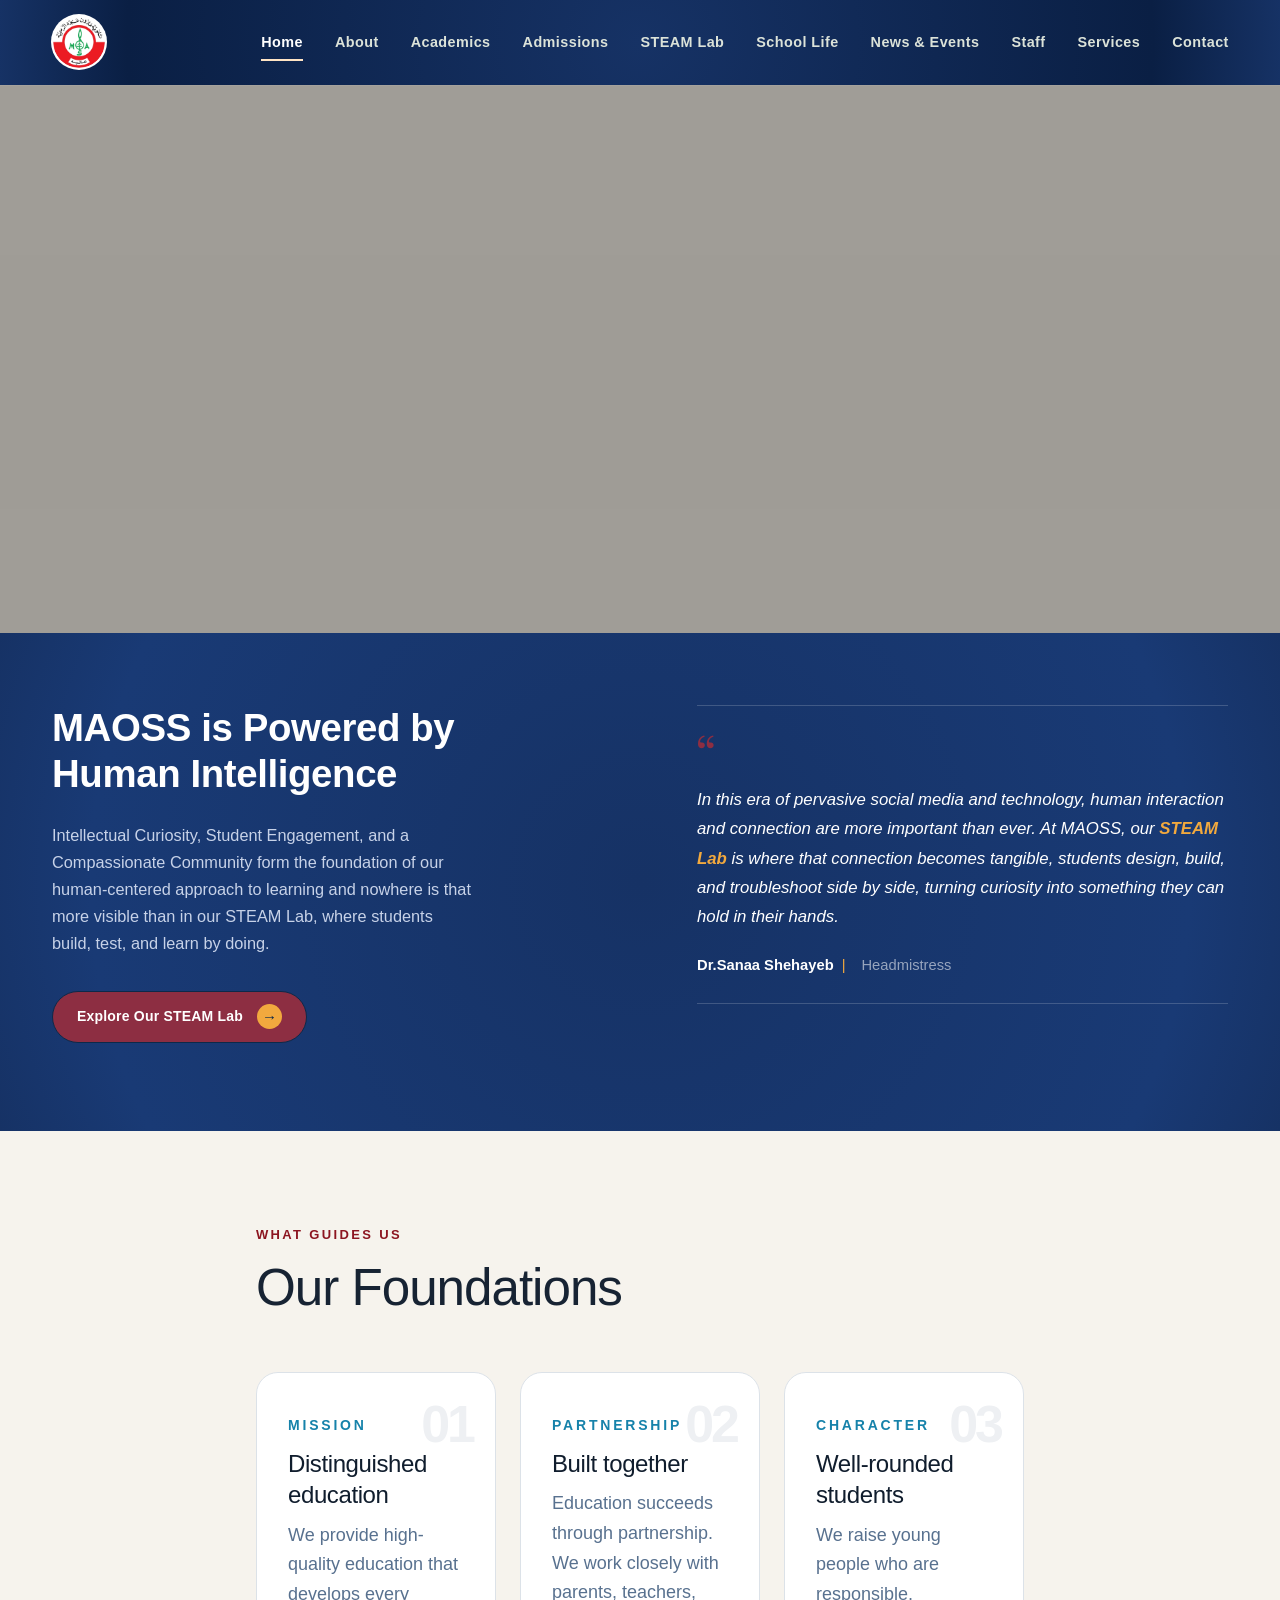
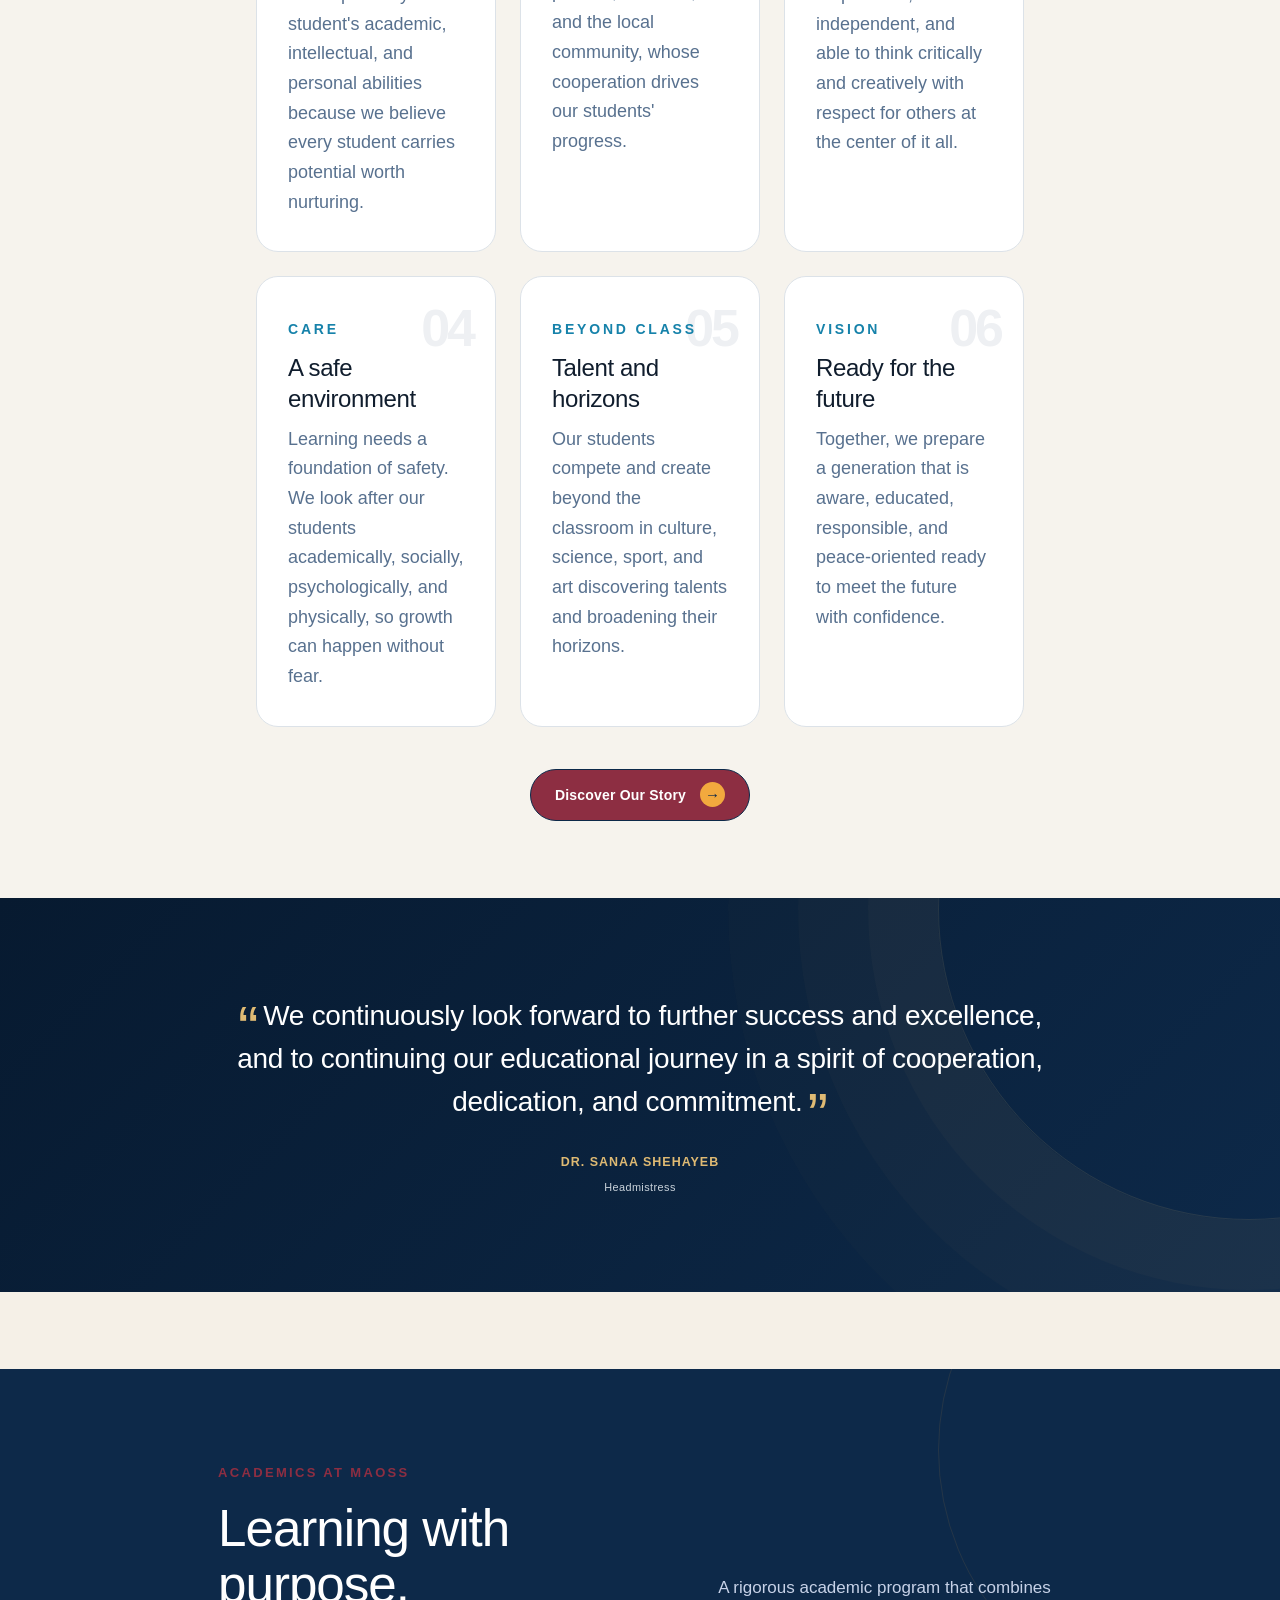
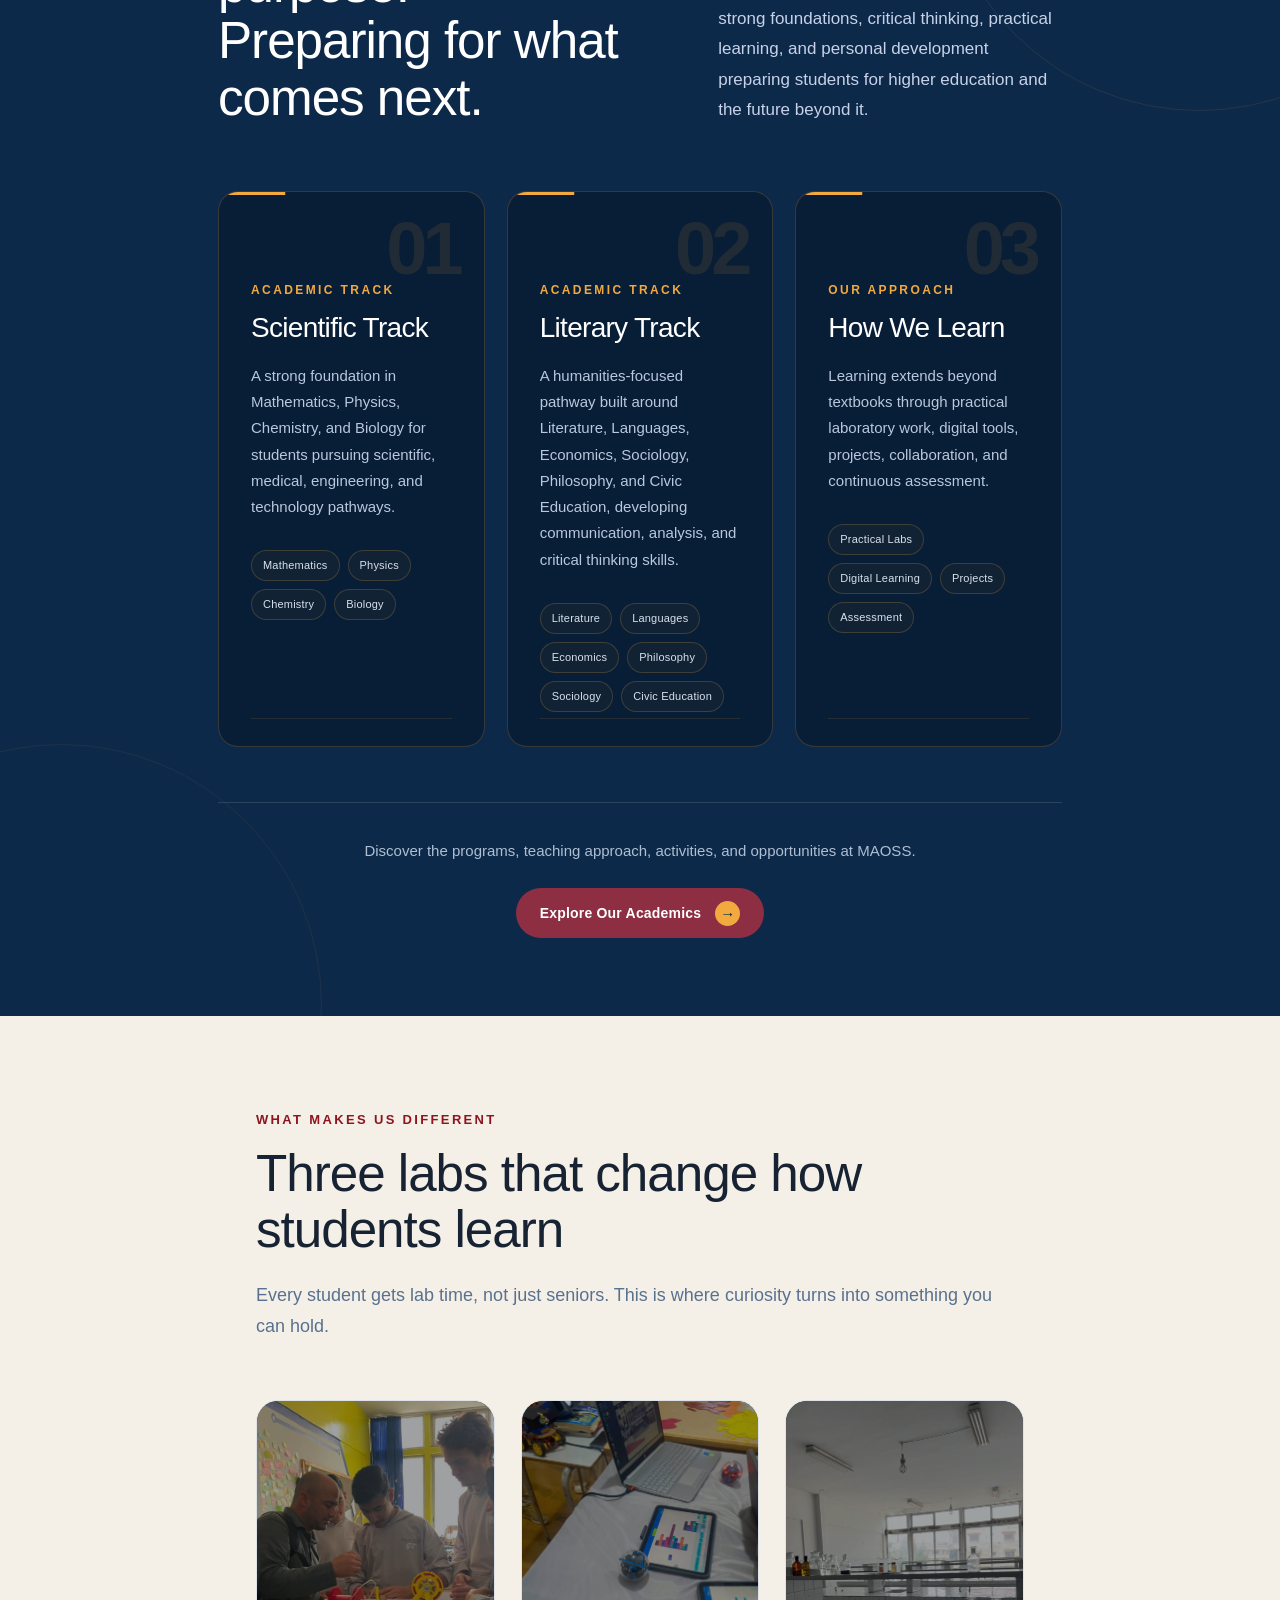
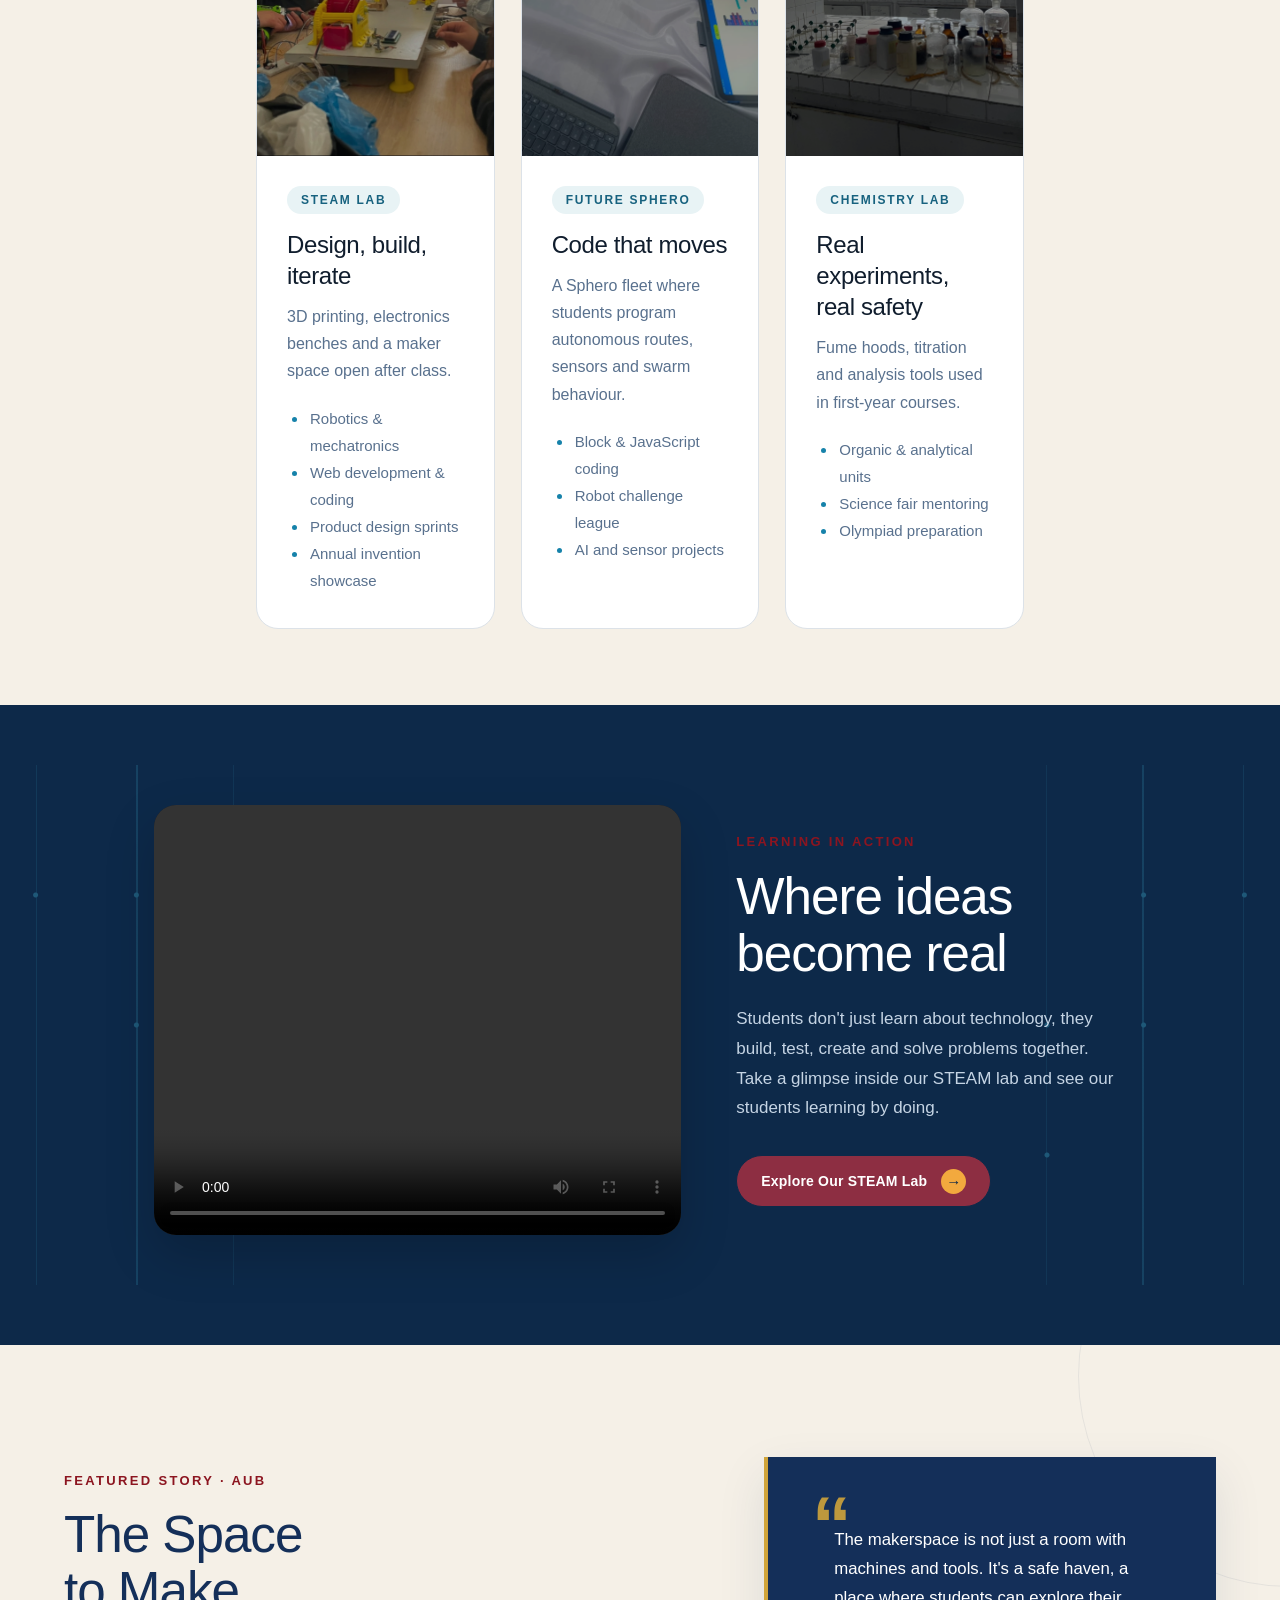
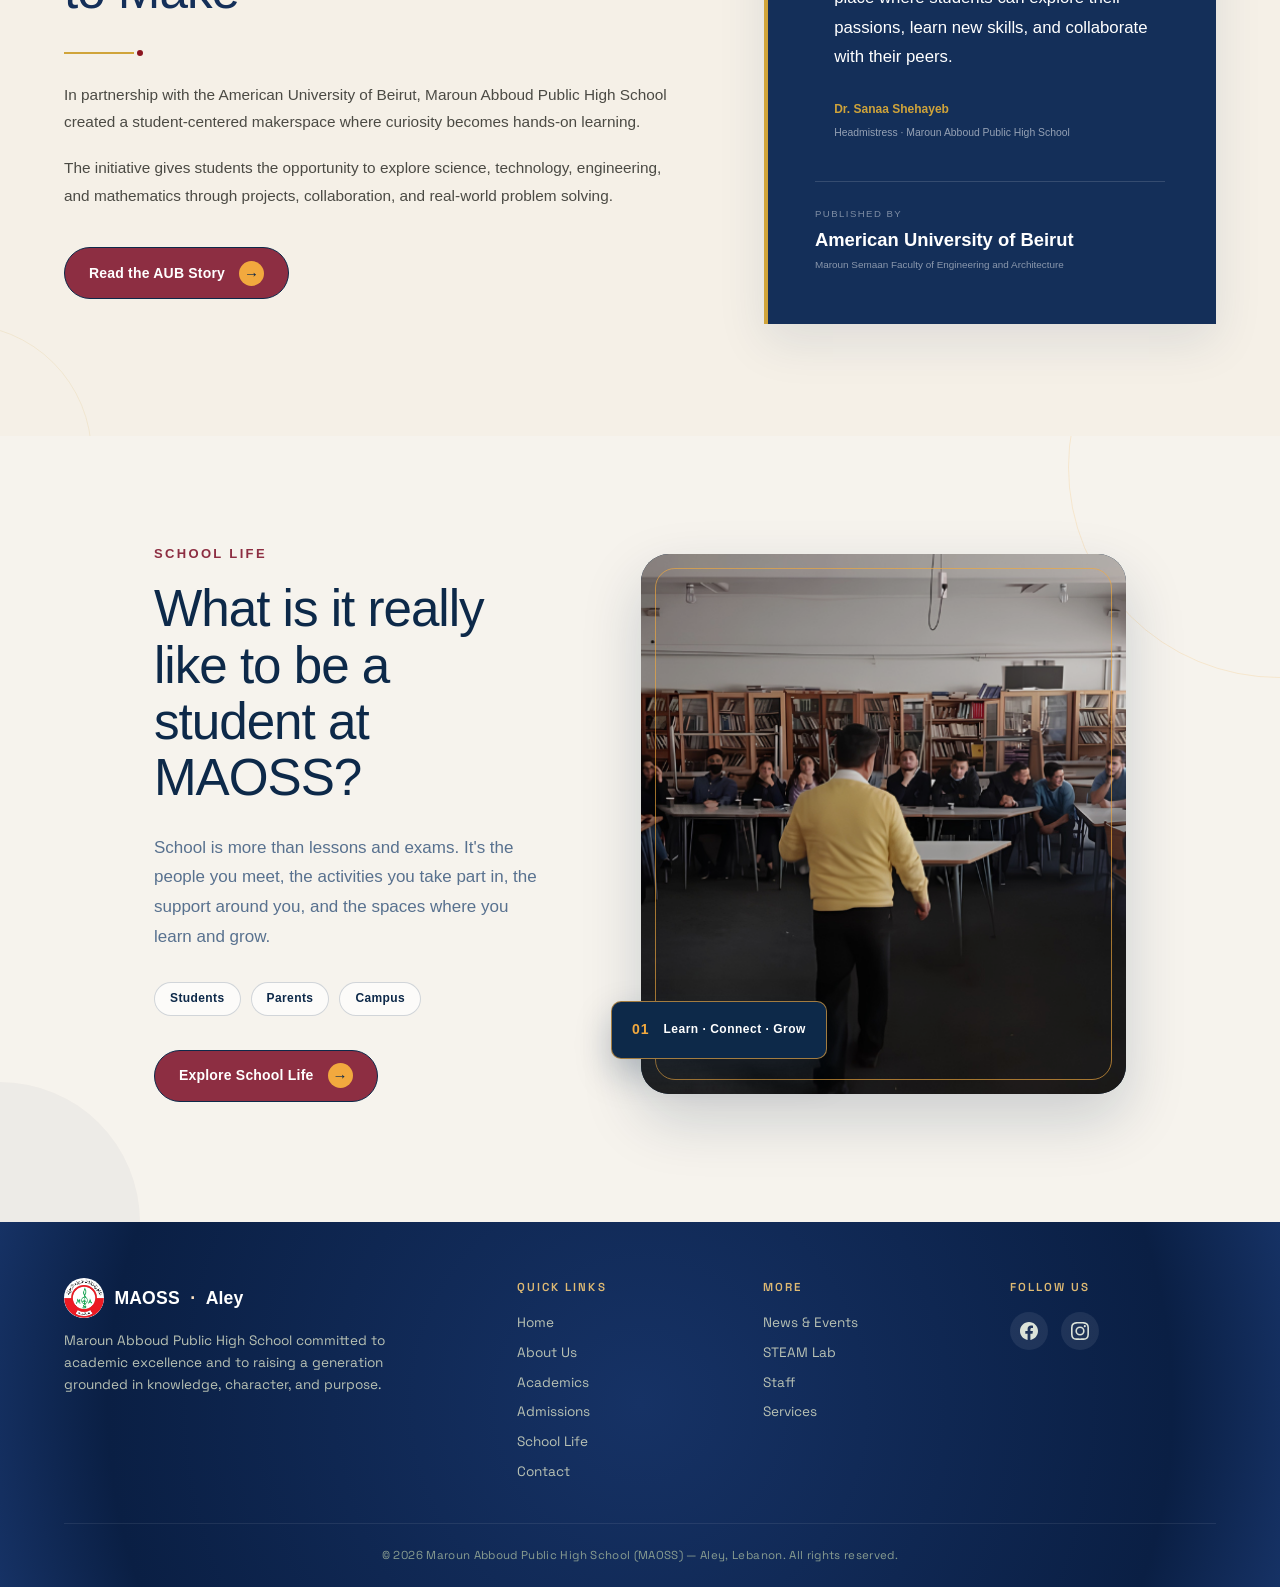
<file: index.html>
<!DOCTYPE html>
<html lang="en">
<head>
<meta charset="UTF-8">
<meta name="viewport" content="width=device-width, initial-scale=1.0">
<title>Maroun Abboud Public High School — Aley</title>
<link rel="preconnect" href="https://fonts.googleapis.com">
 <link rel="icon" type="image/png" href="./assets/MAOSS-logo-circle.png">
<link rel="preconnect" href="https://fonts.gstatic.com" crossorigin>
<link href="https://fonts.googleapis.com/css2?family=Fraunces:opsz,wght@9..144,400;9..144,500;9..144,600&family=Source+Serif+4:opsz,wght@8..60,400;8..60,500&family=Space+Grotesk:wght@400;500;600&display=swap" rel="stylesheet">
<link rel="stylesheet" href="styles.css">
</head>
<body>

  <header class="site-header">
    <div class="nav-inner">
<a class="brand" href="index.html">
        <img src="./assets/MAOSS-logo-circle.png" alt="MAOSS Aley crest">
      </a>

      <nav class="nav-links">
        <a href="index.html" class="active">Home</a>
        <a href="about.html">About</a>
        <a href="academic.html">Academics</a>
        <a href="admission.html">Admissions</a>
        <a href="steam.html">STEAM Lab</a>
       
          <a href="students.html">School Life</a>
        <a href="news.html">News &amp; Events</a>
        <a href="staff.html">Staff</a>
        <a href="services.html">Services</a>
        <a href="contact.html">Contact</a>

      </nav>

      <button class="nav-toggle" id="navToggle" aria-expanded="false" aria-controls="navPanel" aria-label="Open menu">
        <span></span><span></span><span></span>
      </button>
    </div>
  </header>
<main>
  <div class="nav-backdrop" id="navBackdrop"></div>
  <div class="nav-panel" id="navPanel" aria-hidden="true">
    <nav>
      <a href="index.html" class="active">Home</a>
      <a href="about.html">About</a>
      <a href="academic.html">Academics</a>
<a href="admission.html">Admissions</a>
      <a href="steam.html">STEAM Lab</a>
    
       <a href="students.html">School Life</a>
      <a href="news.html">News &amp; Events</a>
      <a href="staff.html">Staff</a>
      <a href="services.html">Services</a>
      <a href="contact.html">Contact</a>
    </nav>
  </div>


  <section class="hero">
    <div class="hero-media">
      <video autoplay muted loop playsinline class="hero-video">
        <source src="./assets/Video-Project-111.mp4" type="video/mp4">
        Your browser does not support the video tag.
      </video>
    </div>
  </section>

<section class="steam-hero">
 
 
  <div class="steam-hero__content">
 
    <div class="steam-hero__lede">
      <h2 class="steam-hero__heading">MAOSS is Powered by Human Intelligence</h2>
      <p class="steam-hero__sub">
        Intellectual Curiosity, Student Engagement, and a Compassionate Community
        form the foundation of our human-centered approach to learning and nowhere
        is that more visible than in our STEAM Lab, where students build, test, and
        learn by doing.
      </p>
      <a href="steam.html" class="steam-hero__cta">
        Explore Our STEAM Lab <span class="steam-hero__arrow">→</span>
      </a>
    </div>
 
    <div class="steam-hero__divider-col">
      <div class="steam-hero__divider-line"></div>
    </div>
 
    <div class="steam-hero__quote">
      <hr class="steam-hero__rule">
      <span class="steam-hero__quote-mark">&#8220;</span>
      <p>
        In this era of pervasive social media and technology, human interaction and
        connection are more important than ever. At MAOSS, our
        <span class="steam-hero__highlight">STEAM Lab</span> is where that connection
        becomes tangible, students design, build, and troubleshoot side by side,
        turning curiosity into something they can hold in their hands.
      </p>
      <div class="steam-hero__byline">
        <span class="steam-hero__name">Dr.Sanaa Shehayeb</span><span class="steam-hero__pipe">|</span><span class="steam-hero__role">Headmistress</span>
      </div>
      <hr class="steam-hero__rule">
    </div>
 
  </div>
 
</section>









  <section class="foundations">
    <div class="foundations-head">
      <p class="eyebrow">What guides us</p>
      <h2>Our Foundations</h2>
    </div>

    <div class="grid">
      <div class="card">
        <p class="eyebrow">Mission</p>
        <h3>Distinguished education</h3>
        <p>We provide high-quality education that develops every student's academic, intellectual, and personal abilities because we believe every student carries potential worth nurturing.</p>
      </div>

      <div class="card">
        <p class="eyebrow">Partnership</p>
        <h3>Built together</h3>
        <p>Education succeeds through partnership. We work closely with parents, teachers, and the local community, whose cooperation drives our students' progress.</p>
      </div>

      <div class="card">
        <p class="eyebrow">Character</p>
        <h3>Well-rounded students</h3>
        <p>We raise young people who are responsible, independent, and able to think critically and creatively with respect for others at the center of it all.</p>
      </div>

      <div class="card">
        <p class="eyebrow">Care</p>
        <h3>A safe environment</h3>
        <p>Learning needs a foundation of safety. We look after our students academically, socially, psychologically, and physically, so growth can happen without fear.</p>
      </div>

      <div class="card">
        <p class="eyebrow">Beyond class</p>
        <h3>Talent and horizons</h3>
        <p>Our students compete and create beyond the classroom in culture, science, sport, and art discovering talents and broadening their horizons.</p>
      </div>

      <div class="card">
        <p class="eyebrow">Vision</p>
        <h3>Ready for the future</h3>
        <p>Together, we prepare a generation that is aware, educated, responsible, and peace-oriented ready to meet the future with confidence.</p>
      </div>
    </div>
    <div class="foundations-cta">
  <a href="about.html" class="foundations-btn">
    Discover Our Story
    <span>→</span>
  </a>
</div>
  </section>

  <section class="closing">
    <div class="closing-inner">
      <blockquote>We continuously look forward to further success and excellence, and to continuing our educational journey in a spirit of cooperation, dedication, and commitment.</blockquote>
      <p class="signoff">Dr. Sanaa Shehayeb<span>Headmistress</span></p>
    </div>
  </section>



<!-- =========================================================
     ACADEMICS PREVIEW
     ========================================================= -->

<section class="academics-preview">

  <div class="academics-preview-inner">

    <!-- HEADER -->
    <div class="academics-preview-head">

      <div class="academics-preview-intro">

        <p class="eyebrow">Academics at MAOSS</p>

        <h2>
          Learning with purpose.<br>
          Preparing for what comes next.
        </h2>

      </div>

      <div class="academics-preview-description">

        <p>
          A rigorous academic program that combines strong foundations,
          critical thinking, practical learning, and personal development
          preparing students for higher education and the future beyond it.
        </p>

      </div>

    </div>


    <!-- ACADEMIC PATHWAYS -->
    <div class="academics-pathways">


      <!-- CARD 01 -->
      <article class="academic-card">

        <div class="academic-card-number">
          01
        </div>

        <div class="academic-card-content">

          <p class="academic-label">
            Academic Track
          </p>

          <h3>
            Scientific Track
          </h3>

          <p>
            A strong foundation in Mathematics, Physics, Chemistry,
            and Biology for students pursuing scientific, medical,
            engineering, and technology pathways.
          </p>

          <div class="academic-subjects">
            <span>Mathematics</span>
            <span>Physics</span>
            <span>Chemistry</span>
            <span>Biology</span>
          </div>

        </div>

        <div class="academic-card-line"></div>

      </article>


      <!-- CARD 02 -->
      <article class="academic-card">

        <div class="academic-card-number">
          02
        </div>

        <div class="academic-card-content">

          <p class="academic-label">
            Academic Track
          </p>

          <h3>
            Literary Track
          </h3>

          <p>
           A humanities-focused pathway built around Literature, Languages, Economics, Sociology, Philosophy, and Civic Education, developing communication, analysis, and critical thinking skills.
          </p>

          <div class="academic-subjects">
            <span>Literature</span>
            <span>Languages</span>
             <span>Economics</span>
              <span>Philosophy</span>
            <span>Sociology</span>
      
            <span>Civic Education</span>
          </div>

        </div>

        <div class="academic-card-line"></div>

      </article>


      <!-- CARD 03 -->
      <article class="academic-card">

        <div class="academic-card-number">
          03
        </div>

        <div class="academic-card-content">

          <p class="academic-label">
            Our Approach
          </p>

          <h3>
            How We Learn
          </h3>

          <p>
            Learning extends beyond textbooks through practical
            laboratory work, digital tools, projects, collaboration,
            and continuous assessment.
          </p>

          <div class="academic-subjects">
            <span>Practical Labs</span>
            <span>Digital Learning</span>
            <span>Projects</span>
            <span>Assessment</span>
          </div>

        </div>

        <div class="academic-card-line"></div>

      </article>


    </div>


    <!-- BOTTOM CTA -->
    <div class="academics-preview-footer">

      <div class="academics-preview-footer-text">
        <p>
          Discover the programs, teaching approach,
          activities, and opportunities at MAOSS.
        </p>
      </div>

      <a href="academic.html" class="academics-btn">
        Explore Our Academics
        <span>→</span>
      </a>

    </div>


  </div>

</section>



  <section class="labs-section">

  <div class="labs-head">
    <p class="eyebrow">What makes us different</p>

    <h2>Three labs that change how<br>students learn</h2>

    <p class="labs-intro">
      Every student gets lab time, not just seniors. This is where curiosity turns into something you can hold.
    </p>
  </div>


  <div class="labs-grid">

    <!-- CARD 1 -->
    <div class="lab-card">

      <div class="lab-image placeholder">
         <img src="./assets/steam-lab2.jpeg" alt="Students working in a STEAM lab">
      </div>

      <div class="lab-content">

        <span class="lab-label">STEAM LAB</span>

        <h3>Design, build, iterate</h3>

        <p>
          3D printing, electronics benches and a maker space open after class.
        </p>

        <ul>
          <li>Robotics &amp; mechatronics</li>
           <li>Web development &amp; coding</li>
          <li>Product design sprints</li>
          <li>Annual invention showcase</li>
        </ul>

      </div>

    </div>


    <!-- CARD 2 -->
    <div class="lab-card">

      <div class="lab-image placeholder">
        <img src="./assets/sphero2.jpeg" alt="Students working with Sphero robots">
      </div>

      <div class="lab-content">

        <span class="lab-label">FUTURE SPHERO</span>

        <h3>Code that moves</h3>

        <p>
          A Sphero fleet where students program autonomous routes, sensors and swarm behaviour.
        </p>

        <ul>
          <li>Block &amp; JavaScript coding</li>
          <li>Robot challenge league</li>
          <li>AI and sensor projects</li>
        </ul>

      </div>

    </div>


    <!-- CARD 3 -->
    <div class="lab-card">

      <div class="lab-image placeholder">
      <img src="./assets/chem.jpeg" alt="Students conducting a chemistry experiment">
      </div>

      <div class="lab-content">

        <span class="lab-label">CHEMISTRY LAB</span>

        <h3>Real experiments, real safety</h3>

        <p>
          Fume hoods, titration and analysis tools used in first-year courses.
        </p>

        <ul>
          <li>Organic &amp; analytical units</li>
          <li>Science fair mentoring</li>
          <li>Olympiad preparation</li>
        </ul>

      </div>

    </div>

  </div>

</section>


<!-- =====================================================
     LEARNING IN ACTION
     ===================================================== -->

<section class="learning-action">

  <div class="learning-action-inner">

    <!-- VIDEO -->
    <div class="learning-video">

     <video controls>
  <source src="./assets/STEAMlab-neww.mp4" type="video/mp4">
  Your browser does not support the video tag.
</video>

    </div>


    <!-- TEXT -->
    <div class="learning-content">

      <p class="eyebrow">Learning in action</p>

      <h2>Where ideas become real</h2>

      <p>
        Students don't just learn about technology, they build, test,
        create and solve problems together. Take a glimpse inside our
        STEAM lab and see our students learning by doing.
      </p>

     <a href="steam.html" class="learning-btn">
  Explore Our STEAM Lab
  <span>→</span>
</a>

    </div>

  </div>

</section>


<!-- =====================================================
     AUB FEATURED STORY
     ===================================================== -->

<section class="aub-feature">

  <div class="aub-feature-inner">

    <!-- LEFT: STORY INTRO -->
    <div class="aub-feature-content">

      <p class="aub-feature-eyebrow">
        Featured Story · AUB
      </p>

      <h2>
        The Space<br>
        to Make
      </h2>

      <div class="aub-feature-rule"></div>

      <p class="aub-feature-description">
        In partnership with the American University of Beirut,
        Maroun Abboud Public High School created a student-centered
        makerspace where curiosity becomes hands-on learning.
      </p>

      <p class="aub-feature-description">
        The initiative gives students the opportunity to explore
        science, technology, engineering, and mathematics through
        projects, collaboration, and real-world problem solving.
      </p>

      <a
        href="https://www.aub.edu.lb/communications/aub@work/Pages/22/MSFEA-worked-with-high-school-to-do-create-a-maker-space.aspx"
        class="aub-feature-btn"
        target="_blank"
        rel="noopener noreferrer"
      >
        Read the AUB Story
        <span>→</span>
      </a>

    </div>


    <!-- RIGHT: FEATURED QUOTE -->
    <div class="aub-feature-panel">

      <div class="aub-feature-quote">

        <span class="aub-quote-mark">“</span>

        <p>
          The makerspace is not just a room with machines and tools.
          It's a safe haven, a place where students can explore their
          passions, learn new skills, and collaborate with their peers.
        </p>

        <div class="aub-feature-source">

          <span>Dr. Sanaa Shehayeb</span>

          <small>
            Headmistress · Maroun Abboud Public High School
          </small>

        </div>

      </div>


      <div class="aub-feature-publisher">

        <span>Published by</span>

        <strong>
          American University of Beirut
        </strong>

        <small>
          Maroun Semaan Faculty of Engineering and Architecture
        </small>

      </div>

    </div>

  </div>

</section>


<!-- =====================================================
     SCHOOL LIFE PREVIEW
     ===================================================== -->

<section class="school-life-preview">

  <div class="school-life-inner">

    <!-- TEXT -->
    <div class="school-life-content">

      <p class="school-life-eyebrow">School Life</p>

      <h2>
        What is it really like
        to be a student at MAOSS?
      </h2>

      <p class="school-life-intro">
        School is more than lessons and exams. It's the people
        you meet, the activities you take part in, the support
        around you, and the spaces where you learn and grow.
      </p>

      <div class="school-life-tags">
        <span>Students</span>
        <span>Parents</span>
        <span>Campus</span>
      </div>

      <a href="students.html" class="school-life-btn">
        Explore School Life
        <span>→</span>
      </a>

    </div>


    <!-- IMAGE -->
    <div class="school-life-image">

      <div class="school-life-image-frame">

        <img
          src="./assets/studingsection.png"
          alt="Students learning and connecting at MAOSS"
        >

      </div>

      <div class="school-life-image-label">
        <span>01</span>
        <p>Learn · Connect · Grow</p>
      </div>

    </div>

  </div>

</section>

</main>

  <footer class="site-footer">
    <div class="footer-inner">
<div class="footer-brand">
<a class="brand" href="index.html">
          <img src="./assets/MAOSS-logo-circle.png" alt="MAOSS Aley crest">
          MAOSS <em>·</em> Aley
        </a>
        <p>Maroun Abboud Public High School committed to academic excellence and to raising a generation grounded in knowledge, character, and purpose.</p>
      </div>
      <div class="footer-col">
        <h4>Quick Links</h4>
        <nav>
          <a href="index.html">Home</a>
          <a href="about.html">About Us</a>
          <a href="academic.html">Academics</a>
          <a href="admission.html">Admissions</a>
          <a href="students.html">School Life</a>
          <a href="contact.html">Contact</a>
        </nav>
      </div>
      <div class="footer-col">
        <h4>More</h4>
        <nav>
          <a href="news.html">News &amp; Events</a>
          <a href="steam.html">STEAM Lab</a>
          <a href="staff.html">Staff</a>
          <a href="services.html">Services</a>
        </nav>
      </div>
      <div class="footer-social">
        <h4>Follow Us</h4>
        <div class="social-links">
          <a href="https://www.facebook.com/share/18xgTDXxEK/" class="social-link" target="_blank" rel="noopener noreferrer" aria-label="Facebook">
            <svg viewBox="0 0 24 24" xmlns="http://www.w3.org/2000/svg"><path d="M24 12.073c0-6.627-5.373-12-12-12s-12 5.373-12 12c0 5.99 4.388 10.954 10.125 11.854v-8.385H7.078v-3.47h3.047V9.43c0-3.007 1.792-4.669 4.533-4.669 1.312 0 2.686.235 2.686.235v2.953H15.83c-1.491 0-1.956.925-1.956 1.874v2.25h3.328l-.532 3.47h-2.796v8.385C19.612 23.027 24 18.062 24 12.073z"/></svg>
          </a>
          <a href="https://www.instagram.com/marounabboudss?igsh=MWlyanhwbDgzNGJ4Ng==" class="social-link" target="_blank" rel="noopener noreferrer" aria-label="Instagram">
            <svg viewBox="0 0 24 24" xmlns="http://www.w3.org/2000/svg"><path d="M12 2.163c3.204 0 3.584.012 4.85.07 3.252.148 4.771 1.691 4.919 4.919.058 1.265.069 1.645.069 4.849 0 3.205-.012 3.584-.069 4.849-.149 3.225-1.664 4.771-4.919 4.919-1.266.058-1.644.07-4.85.07-3.204 0-3.584-.012-4.849-.07-3.26-.149-4.771-1.699-4.919-4.92-.058-1.265-.07-1.644-.07-4.849 0-3.204.013-3.583.07-4.849.149-3.227 1.664-4.771 4.919-4.919 1.266-.057 1.645-.069 4.849-.069zM12 0C8.741 0 8.333.014 7.053.072 2.695.272.273 2.69.073 7.052.014 8.333 0 8.741 0 12c0 3.259.014 3.668.072 4.948.2 4.358 2.618 6.78 6.98 6.98C8.333 23.986 8.741 24 12 24c3.259 0 3.668-.014 4.948-.072 4.354-.2 6.782-2.618 6.979-6.98.059-1.28.073-1.689.073-4.948 0-3.259-.014-3.667-.072-4.947-.196-4.354-2.617-6.78-6.979-6.98C15.668.014 15.259 0 12 0zm0 5.838a6.162 6.162 0 100 12.324 6.162 6.162 0 000-12.324zM12 16a4 4 0 110-8 4 4 0 010 8zm6.406-11.845a1.44 1.44 0 100 2.881 1.44 1.44 0 000-2.881z"/></svg>
          </a>
        </div>
      </div>
    </div>
    <div class="footer-bottom">
&copy; 2026 Maroun Abboud Public High School (MAOSS) — Aley, Lebanon. All rights reserved.
    </div>
  </footer>

  <script src="script.js"></script>

</body>
</html>
</file>
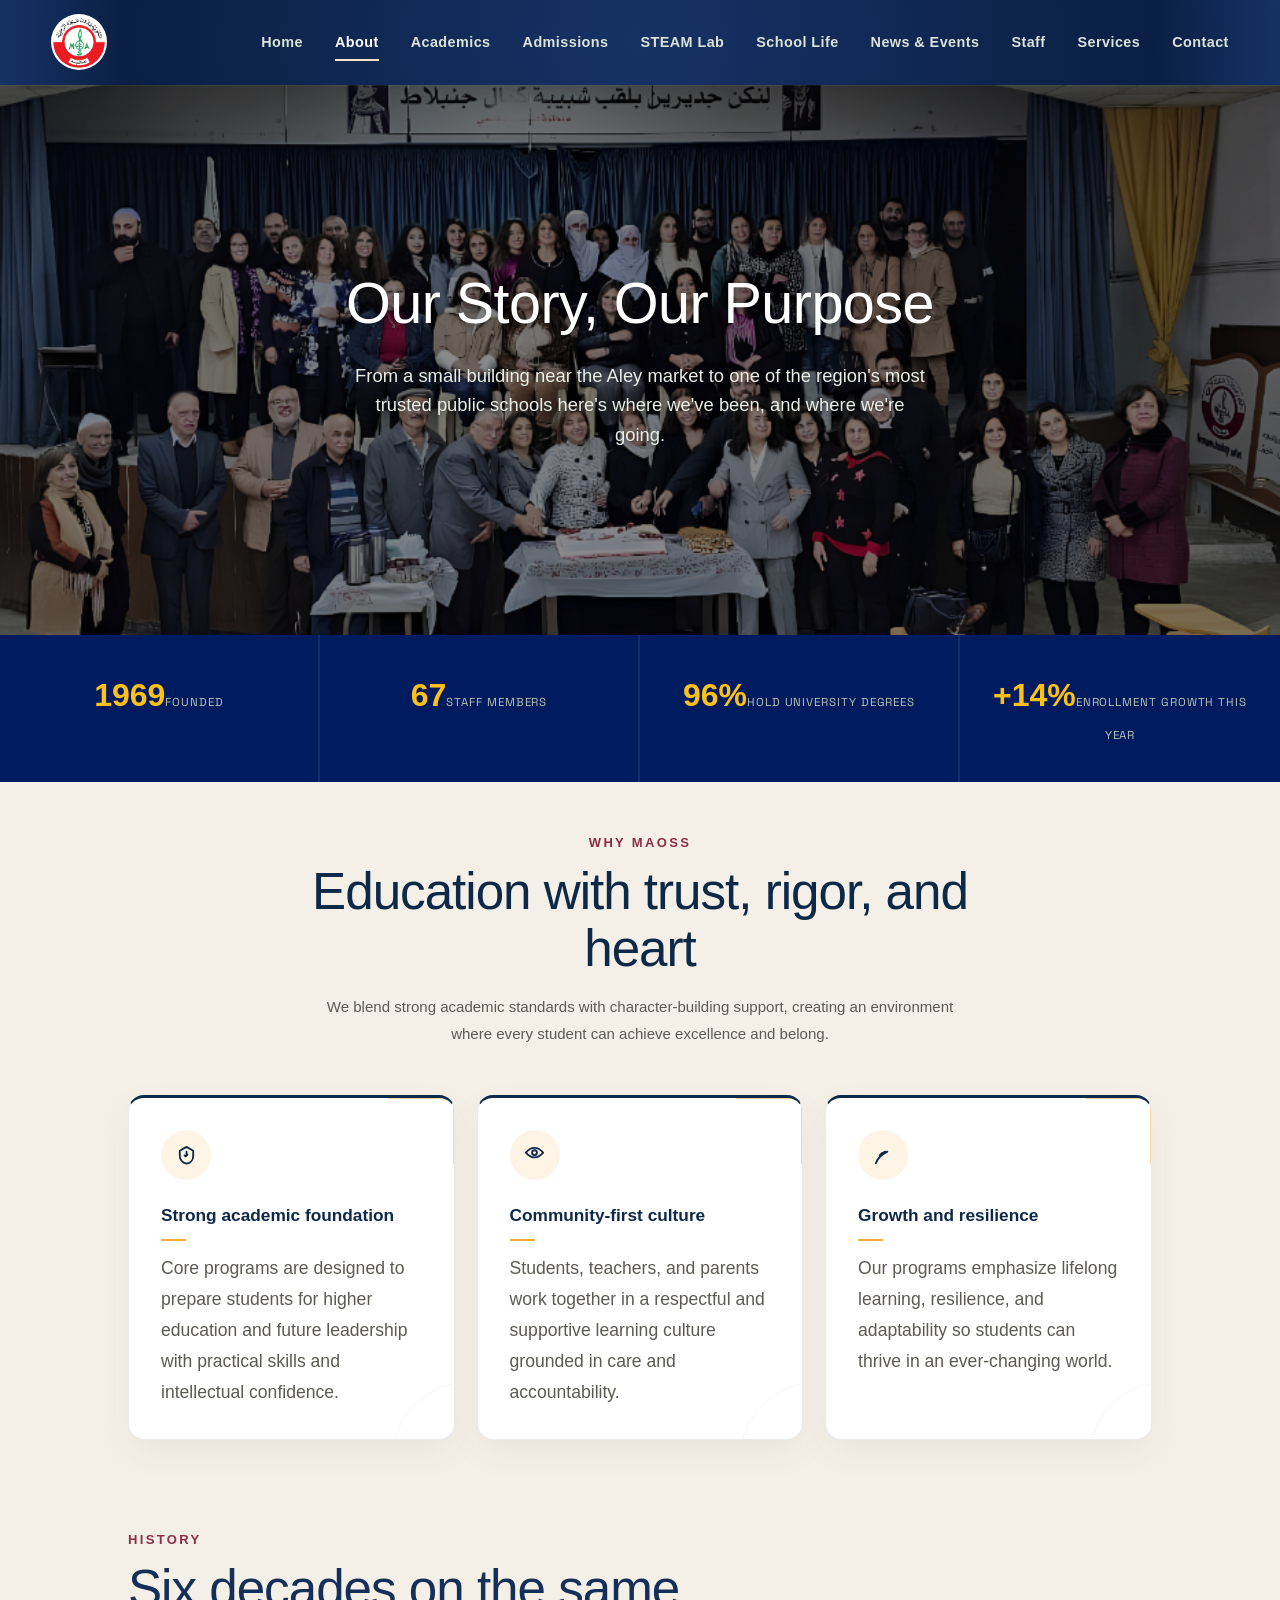
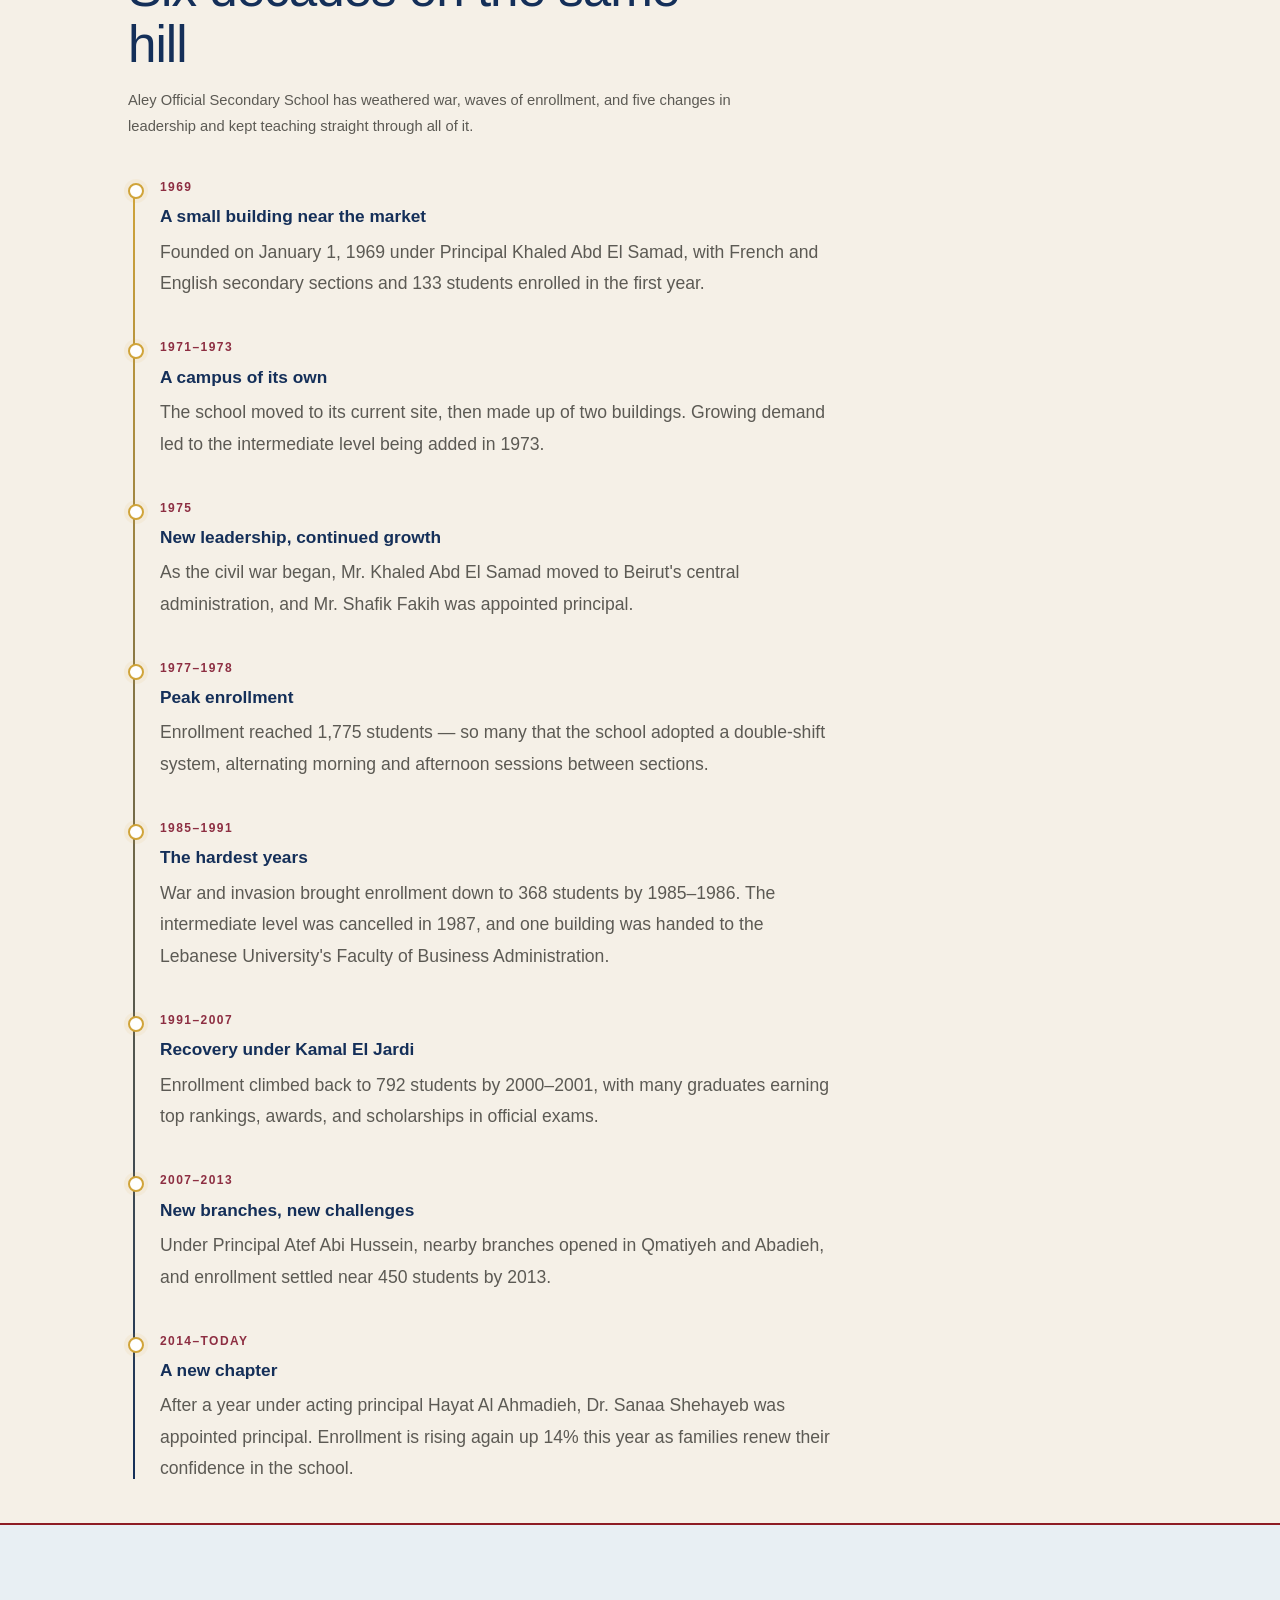
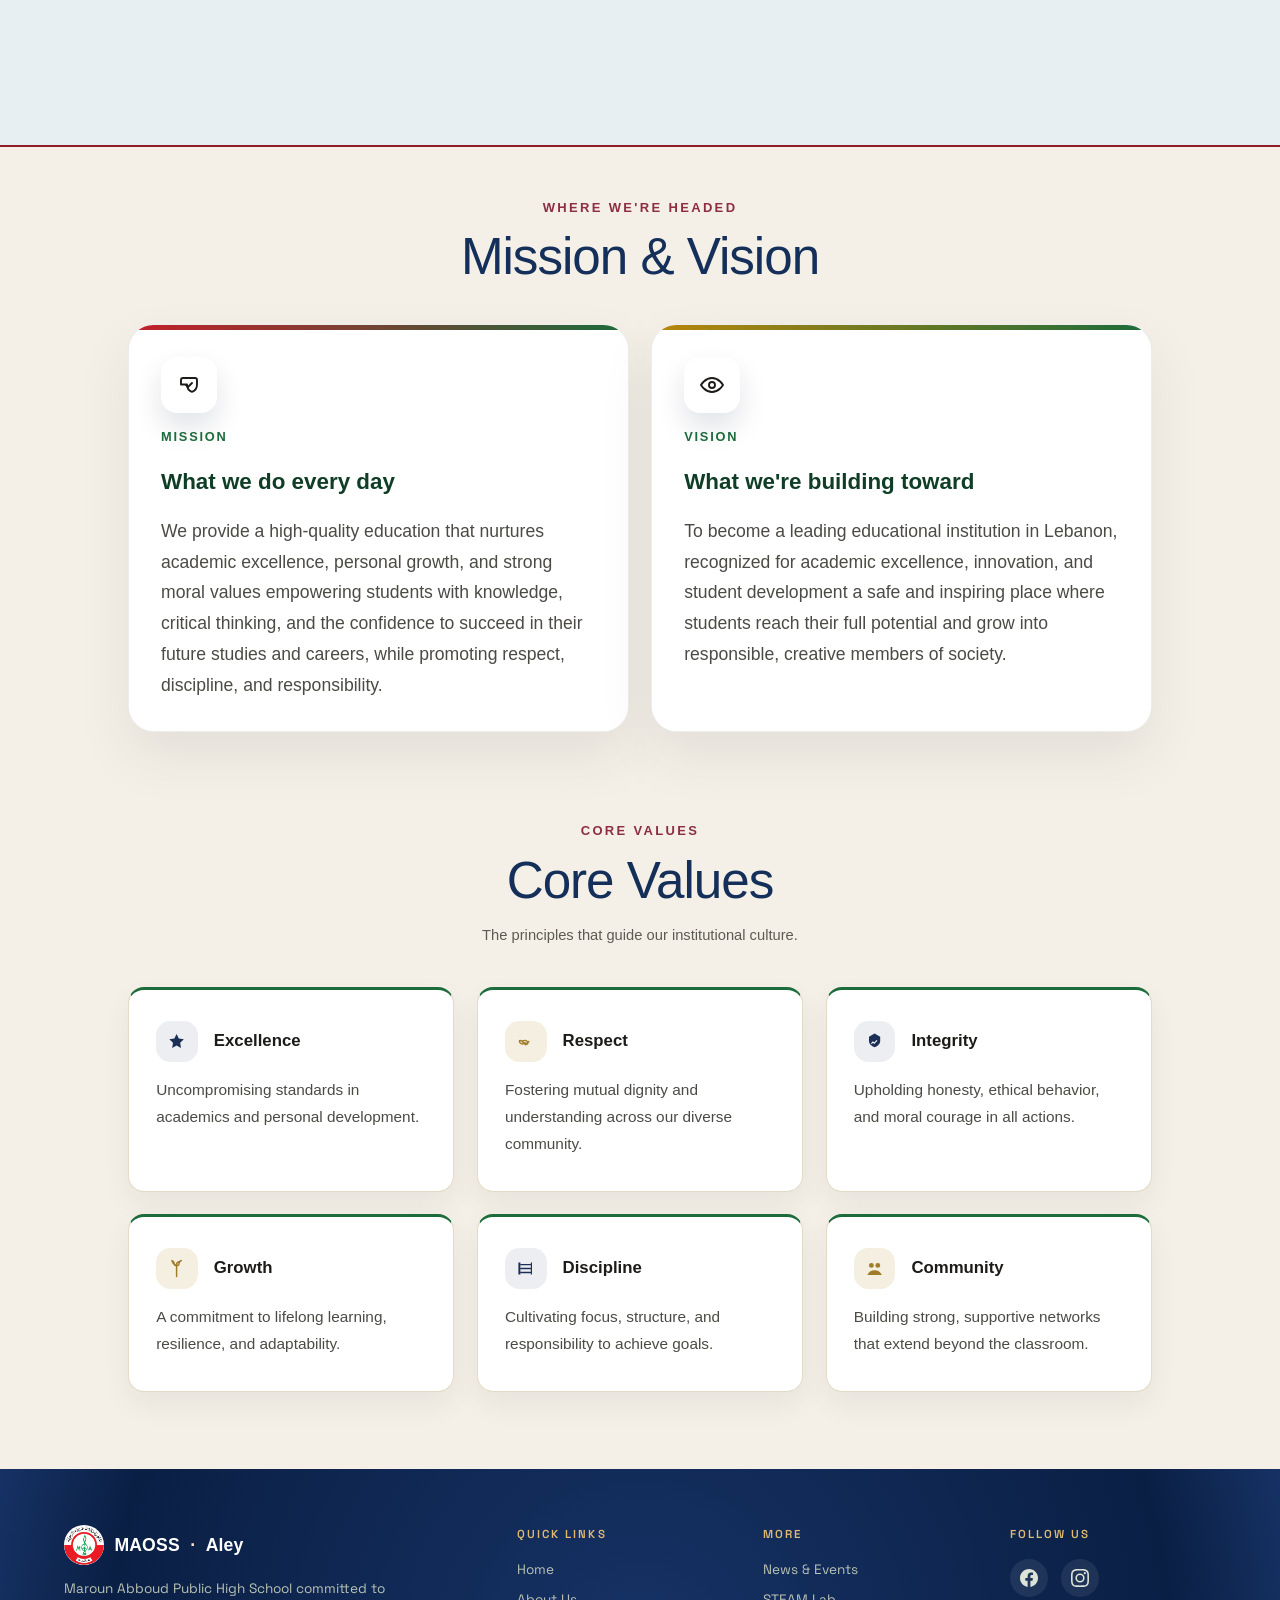
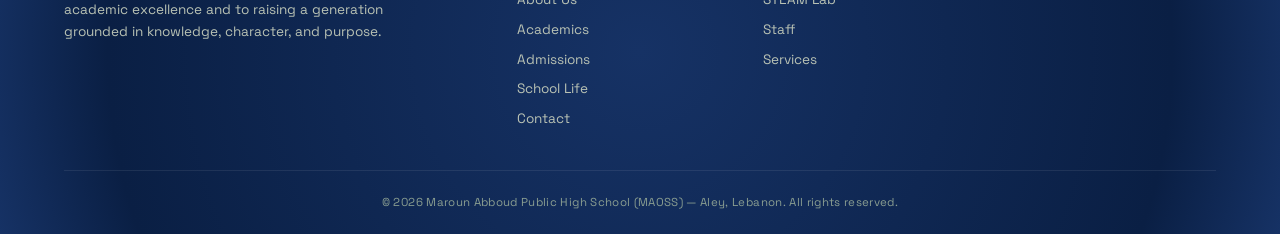
<file: about.html>
<!DOCTYPE html>
<html lang="en">
<head>
<meta charset="UTF-8">
<meta name="viewport" content="width=device-width, initial-scale=1.0">
<title>About — Maroun Abboud Public High School, Aley</title>
 <link rel="icon" type="image/png" href="./assets/MAOSS-logo-circle.png">
<link rel="preconnect" href="https://fonts.googleapis.com">
<link rel="preconnect" href="https://fonts.gstatic.com" crossorigin>
<link href="https://fonts.googleapis.com/css2?family=Fraunces:opsz,wght@9..144,400;9..144,500;9..144,600&family=Source+Serif+4:opsz,wght@8..60,400;8..60,500&family=Space+Grotesk:wght@400;500;600&display=swap" rel="stylesheet">
<link rel="stylesheet" href="styles-1.css">
</head>
<body>

  <header class="site-header">
    <div class="nav-inner">
<a class="brand" href="index.html">
       <img src="./assets/MAOSS-logo-circle.png" alt="MAOSS Aley crest">
      </a>

          <nav class="nav-links">
        <a href="index.html" >Home</a>
        <a href="about.html"class="active">About</a>
        <a href="academic.html">Academics</a>
        <a href="admission.html">Admissions</a>
        <a href="steam.html">STEAM Lab</a>
          <a href="students.html">School Life</a>
        <a href="news.html">News &amp; Events</a>
        <a href="staff.html">Staff</a>
        <a href="services.html">Services</a>
        <a href="contact.html">Contact</a>

      </nav>

      <button class="nav-toggle" id="navToggle" aria-expanded="false" aria-controls="navPanel" aria-label="Open menu">
        <span></span><span></span><span></span>
      </button>
    </div>
  </header>
<main>
  <div class="nav-backdrop" id="navBackdrop"></div>
  <div class="nav-panel" id="navPanel" aria-hidden="true">
    <nav>
      <a href="index.html" >Home</a>
      <a href="about.html" class="active">About</a>
      <a href="academic.html">Academics</a>
<a href="admission.html">Admissions</a>
      <a href="steam.html">STEAM Lab</a>

       <a href="students.html">School Life</a>
      <a href="news.html">News &amp; Events</a>
      <a href="staff.html">Staff</a>
      <a href="services.html">Services</a>
      <a href="contact.html">Contact</a>
    </nav>
  </div>

      <section class="hero">
    <div class="hero-media">
    
      <img src="./assets/About_Hero.webp" alt="Maroun Abboud Public High School campus, Aley">
    </div>
    <div class="hero-inner">
      <div class="container">
        <h1>Our Story, Our Purpose</h1>
        <p class="hero-lede">From a small building near the Aley market to one of the region's most trusted public schools here's where we've been, and where we're going.</p>
      </div>
    </div>
  </section>

  <div class="stats">
    <div><span class="val">1969</span><span class="lbl">Founded</span></div>
    <div><span class="val">67</span><span class="lbl">Staff members</span></div>
    <div><span class="val">96%</span><span class="lbl">Hold university degrees</span></div>
    <div><span class="val">+14%</span><span class="lbl">Enrollment growth this year</span></div>
  </div>

  <section class="block feature-cards">
    <div class="block-head center">
      <p class="eyebrow">Why MAOSS</p>
      <h2>Education with trust, rigor, and heart</h2>
      <p>We blend strong academic standards with character-building support, creating an environment where every student can achieve excellence and belong.</p>
    </div>
    <div class="feature-grid">
      <article class="feature-card">
        <span class="icon-badge" aria-hidden="true">
          <svg viewBox="0 0 24 24" width="24" height="24" fill="none" stroke="currentColor" stroke-width="1.9" stroke-linecap="round" stroke-linejoin="round"><path d="M12 3l7 4v5.5c0 4.25-3 7.5-7 8-4-1-7-4.25-7-8V7l7-4z"/><path d="M12 8v4"/><path d="M10 12l1 1 2-2"/></svg>
        </span>
        <h3>Strong academic foundation</h3>
        <p>Core programs are designed to prepare students for higher education and future leadership with practical skills and intellectual confidence.</p>
      </article>
      <article class="feature-card">
        <span class="icon-badge" aria-hidden="true">
          <svg viewBox="0 0 24 24" width="24" height="24" fill="none" stroke="currentColor" stroke-width="1.9" stroke-linecap="round" stroke-linejoin="round"><path d="M12 4c4.97 0 9 5 9 5s-4.03 5-9 5-9-5-9-5 4.03-5 9-5z"/><circle cx="12" cy="9" r="2.5"/></svg>
        </span>
        <h3>Community-first culture</h3>
        <p>Students, teachers, and parents work together in a respectful and supportive learning culture grounded in care and accountability.</p>
      </article>
      <article class="feature-card">
        <span class="icon-badge" aria-hidden="true">
          <svg viewBox="0 0 24 24" width="24" height="24" fill="none" stroke="currentColor" stroke-width="1.9" stroke-linecap="round" stroke-linejoin="round"><path d="M4 20c2-6 8-10 12-12"/><path d="M8 12c1.5-2.5 4.5-3.5 6-4"/></svg>
        </span>
        <h3>Growth and resilience</h3>
        <p>Our programs emphasize lifelong learning, resilience, and adaptability so students can thrive in an ever-changing world.</p>
      </article>
    </div>
  </section>

  <section class="block">
    <div class="block-head">
      <p class="eyebrow">History</p>
      <h2>Six decades on the same hill</h2>
      <p>Aley Official Secondary School has weathered war, waves of enrollment, and five changes in leadership and kept teaching straight through all of it.</p>
    </div>

    <div class="timeline">
      <div class="tl-item">
        <span class="yr">1969</span>
        <h3>A small building near the market</h3>
        <p>Founded on January 1, 1969 under Principal Khaled Abd El Samad, with French and English secondary sections and 133 students enrolled in the first year.</p>
      </div>
      <div class="tl-item">
        <span class="yr">1971–1973</span>
        <h3>A campus of its own</h3>
        <p>The school moved to its current site, then made up of two buildings. Growing demand led to the intermediate level being added in 1973.</p>
      </div>
      <div class="tl-item">
        <span class="yr">1975</span>
        <h3>New leadership, continued growth</h3>
        <p>As the civil war began, Mr. Khaled Abd El Samad moved to Beirut's central administration, and Mr. Shafik Fakih was appointed principal.</p>
      </div>
      <div class="tl-item">
        <span class="yr">1977–1978</span>
        <h3>Peak enrollment</h3>
        <p>Enrollment reached 1,775 students — so many that the school adopted a double-shift system, alternating morning and afternoon sessions between sections.</p>
      </div>
      <div class="tl-item">
        <span class="yr">1985–1991</span>
        <h3>The hardest years</h3>
        <p>War and invasion brought enrollment down to 368 students by 1985–1986. The intermediate level was cancelled in 1987, and one building was handed to the Lebanese University's Faculty of Business Administration.</p>
      </div>
      <div class="tl-item">
        <span class="yr">1991–2007</span>
        <h3>Recovery under Kamal El Jardi</h3>
        <p>Enrollment climbed back to 792 students by 2000–2001, with many graduates earning top rankings, awards, and scholarships in official exams.</p>
      </div>
      <div class="tl-item">
        <span class="yr">2007–2013</span>
        <h3>New branches, new challenges</h3>
        <p>Under Principal Atef Abi Hussein, nearby branches opened in Qmatiyeh and Abadieh, and enrollment settled near 450 students by 2013.</p>
      </div>
      <div class="tl-item">
        <span class="yr">2014–Today</span>
        <h3>A new chapter</h3>
        <p>After a year under acting principal Hayat Al Ahmadieh, Dr. Sanaa Shehayeb was appointed principal. Enrollment is rising again up 14% this year as families renew their confidence in the school.</p>
      </div>
    </div>

    <!--<div class="note">
      <strong>A note on our location:</strong> our campus sits directly on Aley's main road, which gives us a visible, central presence but also some traffic noise. We're working on a second, quieter entrance — though neighboring land ownership has slowed the process.
    </div>-->
 
  </section>

  <section class="location-note">
  <div class="location-note-inner">
    <span class="note-label">A Note On Our Location</span>
    <p>
      Our campus sits directly on Aley's main road, which gives us a visible, central presence but also some traffic noise. We're working on a second, quieter entrance  though neighboring land ownership has slowed the process.
    </p>
  </div>
</section>

  <section class="block">
    <div class="block-head center">
      <p class="eyebrow">Where we're headed</p>
      <h2>Mission &amp; Vision</h2>
    </div>

    <div class="split">
      <article class="panel">
        <div class="panel-top">
          <span class="icon-badge" aria-hidden="true">
            <svg viewBox="0 0 24 24" width="24" height="24" fill="none" stroke="currentColor" stroke-width="1.9" stroke-linecap="round" stroke-linejoin="round"><path d="M4 11.5V7c0-1.1.9-2 2-2h12c1.1 0 2 .9 2 2v4.5c0 3.2-1.9 6.2-5 7.4-3.1-1.2-5-4.2-5-7.4z"/><path d="M9 12l2 2 4-4"/></svg>
          </span>
          <p class="eyebrow">Mission</p>
        </div>
        <h3>What we do every day</h3>
        <p>We provide a high-quality education that nurtures academic excellence, personal growth, and strong moral values empowering students with knowledge, critical thinking, and the confidence to succeed in their future studies and careers, while promoting respect, discipline, and responsibility.</p>
      </article>
      <article class="panel alt">
        <div class="panel-top">
          <span class="icon-badge" aria-hidden="true">
            <svg viewBox="0 0 24 24" width="24" height="24" fill="none" stroke="currentColor" stroke-width="1.9" stroke-linecap="round" stroke-linejoin="round"><path d="M1 12s4-7 11-7 11 7 11 7-4 7-11 7-11-7-11-7z"/><circle cx="12" cy="12" r="3"/></svg>
          </span>
          <p class="eyebrow">Vision</p>
        </div>
        <h3>What we're building toward</h3>
        <p>To become a leading educational institution in Lebanon, recognized for academic excellence, innovation, and student development a safe and inspiring place where students reach their full potential and grow into responsible, creative members of society.</p>
      </article>
    </div>
  </section>

  <section class="block section-values">
    <div class="block-head center">
      <p class="eyebrow">Core Values</p>
      <h2>Core Values</h2>
      <p>The principles that guide our institutional culture.</p>
    </div>

    <div class="grid">
      <article class="card value-card navy">
        <div class="card-heading">
          <span class="card-icon" aria-hidden="true">
            <svg viewBox="0 0 24 24" aria-hidden="true">
              <path fill="currentColor" d="M12 2.5l2.8 5.7 6.3.9-4.6 4.5 1 6.3-5.5-2.9-5.5 2.9 1-6.3-4.6-4.5 6.3-.9L12 2.5z"/>
            </svg>
          </span>
          <h4>Excellence</h4>
        </div>
        <p>Uncompromising standards in academics and personal development.</p>
      </article>
      <article class="card value-card gold">
        <div class="card-heading">
          <span class="card-icon" aria-hidden="true">
            <svg viewBox="0 0 24 24" aria-hidden="true">
              <path fill="none" stroke="currentColor" stroke-width="1.8" stroke-linecap="round" stroke-linejoin="round" d="M8 12s-1.5-1.5-3-1.5 0 3 0 3 1.5 1.5 3 1.5 3-1.5 3-1.5 1.5 1.5 3 1.5 0-3 0-3-1.5-1.5-3-1.5-3 1.5-3 1.5z"/>
              <path fill="none" stroke="currentColor" stroke-width="1.8" stroke-linecap="round" stroke-linejoin="round" d="M8 12l4 4 4-4"/>
            </svg>
          </span>
          <h4>Respect</h4>
        </div>
        <p>Fostering mutual dignity and understanding across our diverse community.</p>
      </article>
      <article class="card value-card navy">
        <div class="card-heading">
          <span class="card-icon" aria-hidden="true">
            <svg viewBox="0 0 24 24" aria-hidden="true">
              <path fill="currentColor" d="M12 2l7 4v5c0 4-3 7-7 8-4-1-7-4-7-8V6l7-4z"/>
              <path fill="#fff" d="M10 11.5l1.5 1.5 3-3 1 1-4 4-1.5-1.5-1.5 1.5-1-1 1.5-1.5z"/>
            </svg>
          </span>
          <h4>Integrity</h4>
        </div>
        <p>Upholding honesty, ethical behavior, and moral courage in all actions.</p>
      </article>
      <article class="card value-card gold">
        <div class="card-heading">
          <span class="card-icon" aria-hidden="true">
            <svg viewBox="0 0 24 24" aria-hidden="true">
              <path fill="none" stroke="currentColor" stroke-width="1.8" stroke-linecap="round" stroke-linejoin="round" d="M12 22V9.5c0-1.5-1.5-2.5-3-3S6 2 6 2s3 1 3 4c0 3 3 2 3 2s3 1 3-2c0-3 3-4 3-4s-1 1-3 1.5-3 1.5-3 3V22"/>
            </svg>
          </span>
          <h4>Growth</h4>
        </div>
        <p>A commitment to lifelong learning, resilience, and adaptability.</p>
      </article>
      <article class="card value-card navy">
        <div class="card-heading">
          <span class="card-icon" aria-hidden="true">
            <svg viewBox="0 0 24 24" aria-hidden="true">
              <path fill="none" stroke="currentColor" stroke-width="1.8" stroke-linecap="round" stroke-linejoin="round" d="M6 7h12M6 12h12M6 17h12"/>
              <path fill="currentColor" d="M3 4.5h2.5v15H3v-15zm15 0H20v15h-1.5v-15z"/>
            </svg>
          </span>
          <h4>Discipline</h4>
        </div>
        <p>Cultivating focus, structure, and responsibility to achieve goals.</p>
      </article>
      <article class="card value-card gold">
        <div class="card-heading">
          <span class="card-icon" aria-hidden="true">
            <svg viewBox="0 0 24 24" aria-hidden="true">
              <circle cx="8" cy="8" r="3" fill="currentColor"/>
              <circle cx="16" cy="8" r="3" fill="currentColor"/>
              <path fill="currentColor" d="M3 20c1.5-4 4.5-6 9-6s7.5 2 9 6H3z"/>
            </svg>
          </span>
          <h4>Community</h4>
        </div>
        <p>Building strong, supportive networks that extend beyond the classroom.</p>
      </article>
    </div>
  </section>
</main>
  

<footer class="site-footer">
    <div class="footer-inner">
<div class="footer-brand">
<a class="brand" href="index.html">
          <img src="./assets/MAOSS-logo-circle.png" alt="MAOSS Aley crest">
          MAOSS <em>·</em> Aley
        </a>
        <p>Maroun Abboud Public High School committed to academic excellence and to raising a generation grounded in knowledge, character, and purpose.</p>
      </div>
      <div class="footer-col">
        <h4>Quick Links</h4>
        <nav>
          <a href="index.html">Home</a>
          <a href="about.html">About Us</a>
          <a href="academic.html">Academics</a>
          <a href="admission.html">Admissions</a>
          <a href="students.html">School Life</a>
          <a href="contact.html">Contact</a>
        </nav>
      </div>
      <div class="footer-col">
        <h4>More</h4>
        <nav>
          <a href="news.html">News &amp; Events</a>
          <a href="steam.html">STEAM Lab</a>
          <a href="staff.html">Staff</a>
          <a href="services.html">Services</a>
        </nav>
      </div>
      <div class="footer-social">
        <h4>Follow Us</h4>
        <div class="social-links">
          <a href="https://www.facebook.com/share/18xgTDXxEK/" class="social-link" target="_blank" rel="noopener noreferrer" aria-label="Facebook">
            <svg viewBox="0 0 24 24" xmlns="http://www.w3.org/2000/svg"><path d="M24 12.073c0-6.627-5.373-12-12-12s-12 5.373-12 12c0 5.99 4.388 10.954 10.125 11.854v-8.385H7.078v-3.47h3.047V9.43c0-3.007 1.792-4.669 4.533-4.669 1.312 0 2.686.235 2.686.235v2.953H15.83c-1.491 0-1.956.925-1.956 1.874v2.25h3.328l-.532 3.47h-2.796v8.385C19.612 23.027 24 18.062 24 12.073z"/></svg>
          </a>
          <a href="https://www.instagram.com/marounabboudss?igsh=MWlyanhwbDgzNGJ4Ng==" class="social-link" target="_blank" rel="noopener noreferrer" aria-label="Instagram">
            <svg viewBox="0 0 24 24" xmlns="http://www.w3.org/2000/svg"><path d="M12 2.163c3.204 0 3.584.012 4.85.07 3.252.148 4.771 1.691 4.919 4.919.058 1.265.069 1.645.069 4.849 0 3.205-.012 3.584-.069 4.849-.149 3.225-1.664 4.771-4.919 4.919-1.266.058-1.644.07-4.85.07-3.204 0-3.584-.012-4.849-.07-3.26-.149-4.771-1.699-4.919-4.92-.058-1.265-.07-1.644-.07-4.849 0-3.204.013-3.583.07-4.849.149-3.227 1.664-4.771 4.919-4.919 1.266-.057 1.645-.069 4.849-.069zM12 0C8.741 0 8.333.014 7.053.072 2.695.272.273 2.69.073 7.052.014 8.333 0 8.741 0 12c0 3.259.014 3.668.072 4.948.2 4.358 2.618 6.78 6.98 6.98C8.333 23.986 8.741 24 12 24c3.259 0 3.668-.014 4.948-.072 4.354-.2 6.782-2.618 6.979-6.98.059-1.28.073-1.689.073-4.948 0-3.259-.014-3.667-.072-4.947-.196-4.354-2.617-6.78-6.979-6.98C15.668.014 15.259 0 12 0zm0 5.838a6.162 6.162 0 100 12.324 6.162 6.162 0 000-12.324zM12 16a4 4 0 110-8 4 4 0 010 8zm6.406-11.845a1.44 1.44 0 100 2.881 1.44 1.44 0 000-2.881z"/></svg>
          </a>
        </div>
      </div>
    </div>
    <div class="footer-bottom">
&copy; 2026 Maroun Abboud Public High School (MAOSS) — Aley, Lebanon. All rights reserved.
    </div>
  </footer>

  <script src="script.js"></script>

</body>
</html>
</file>
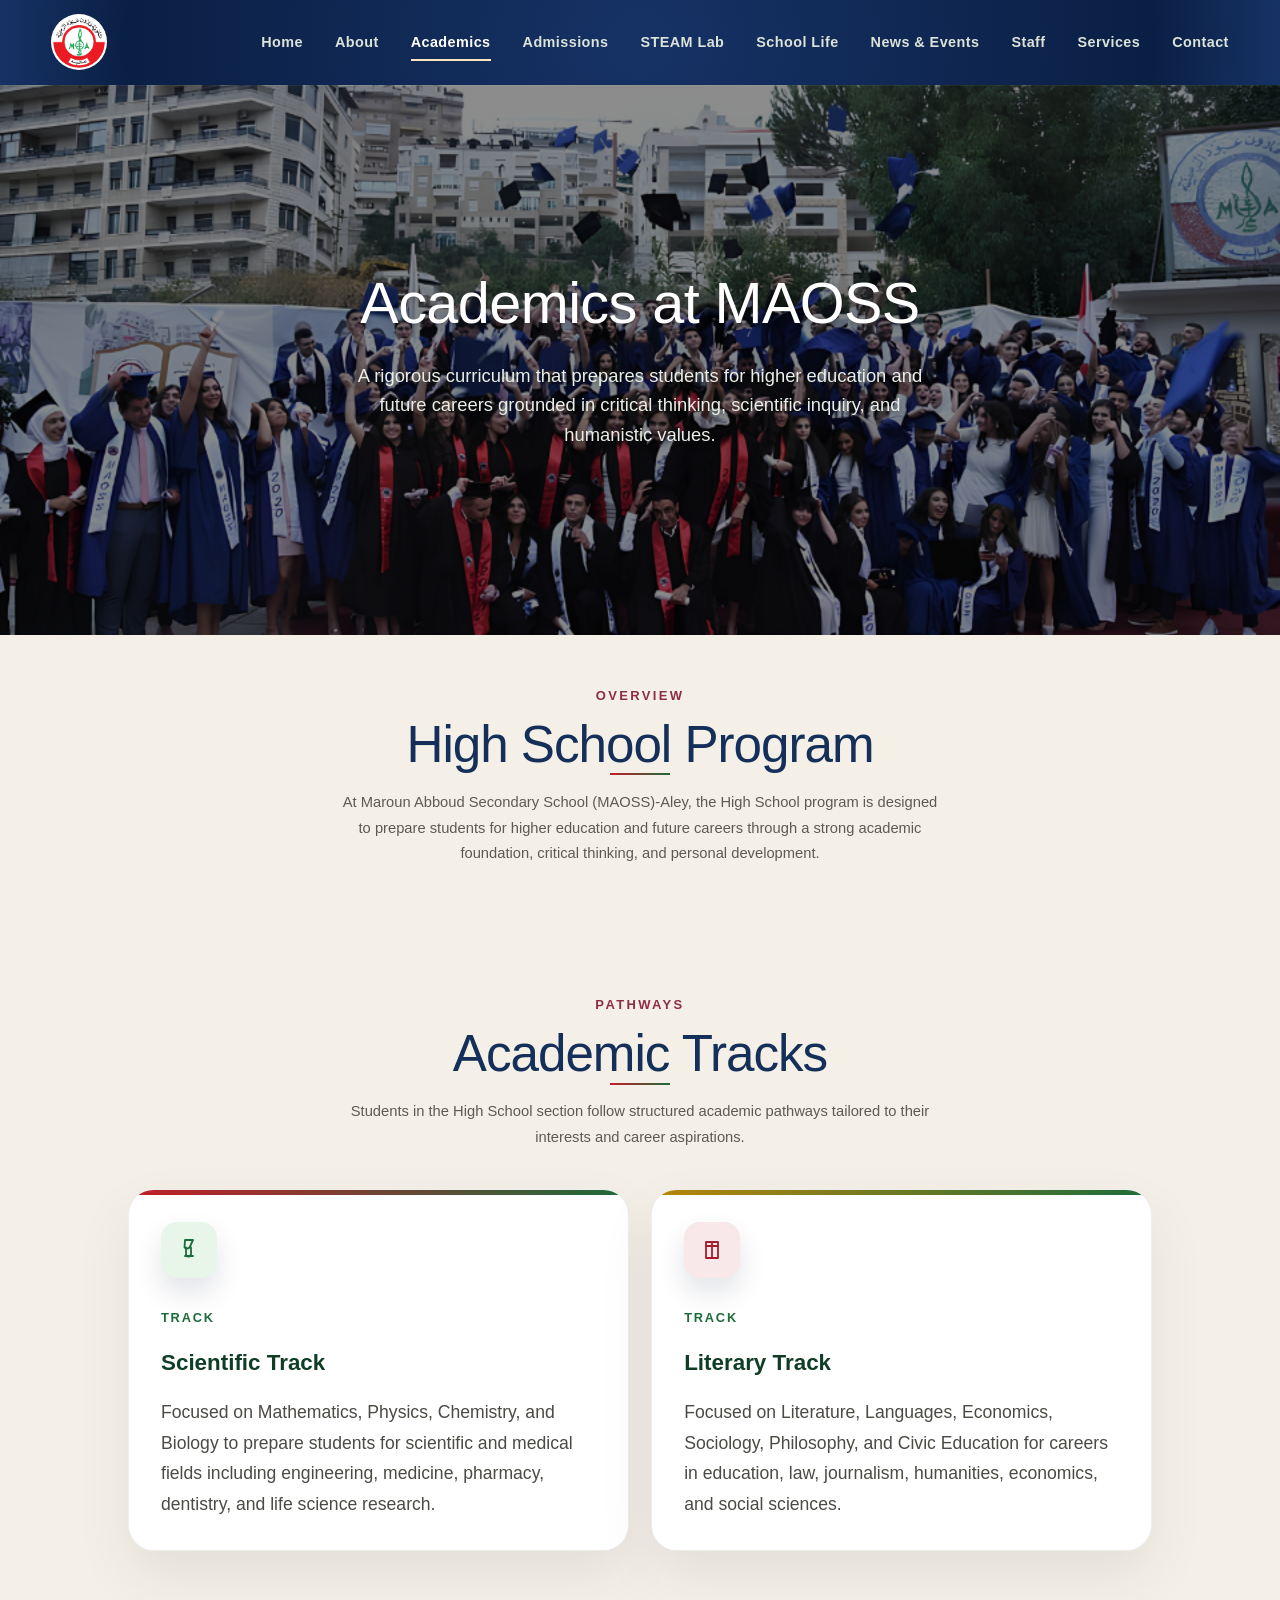
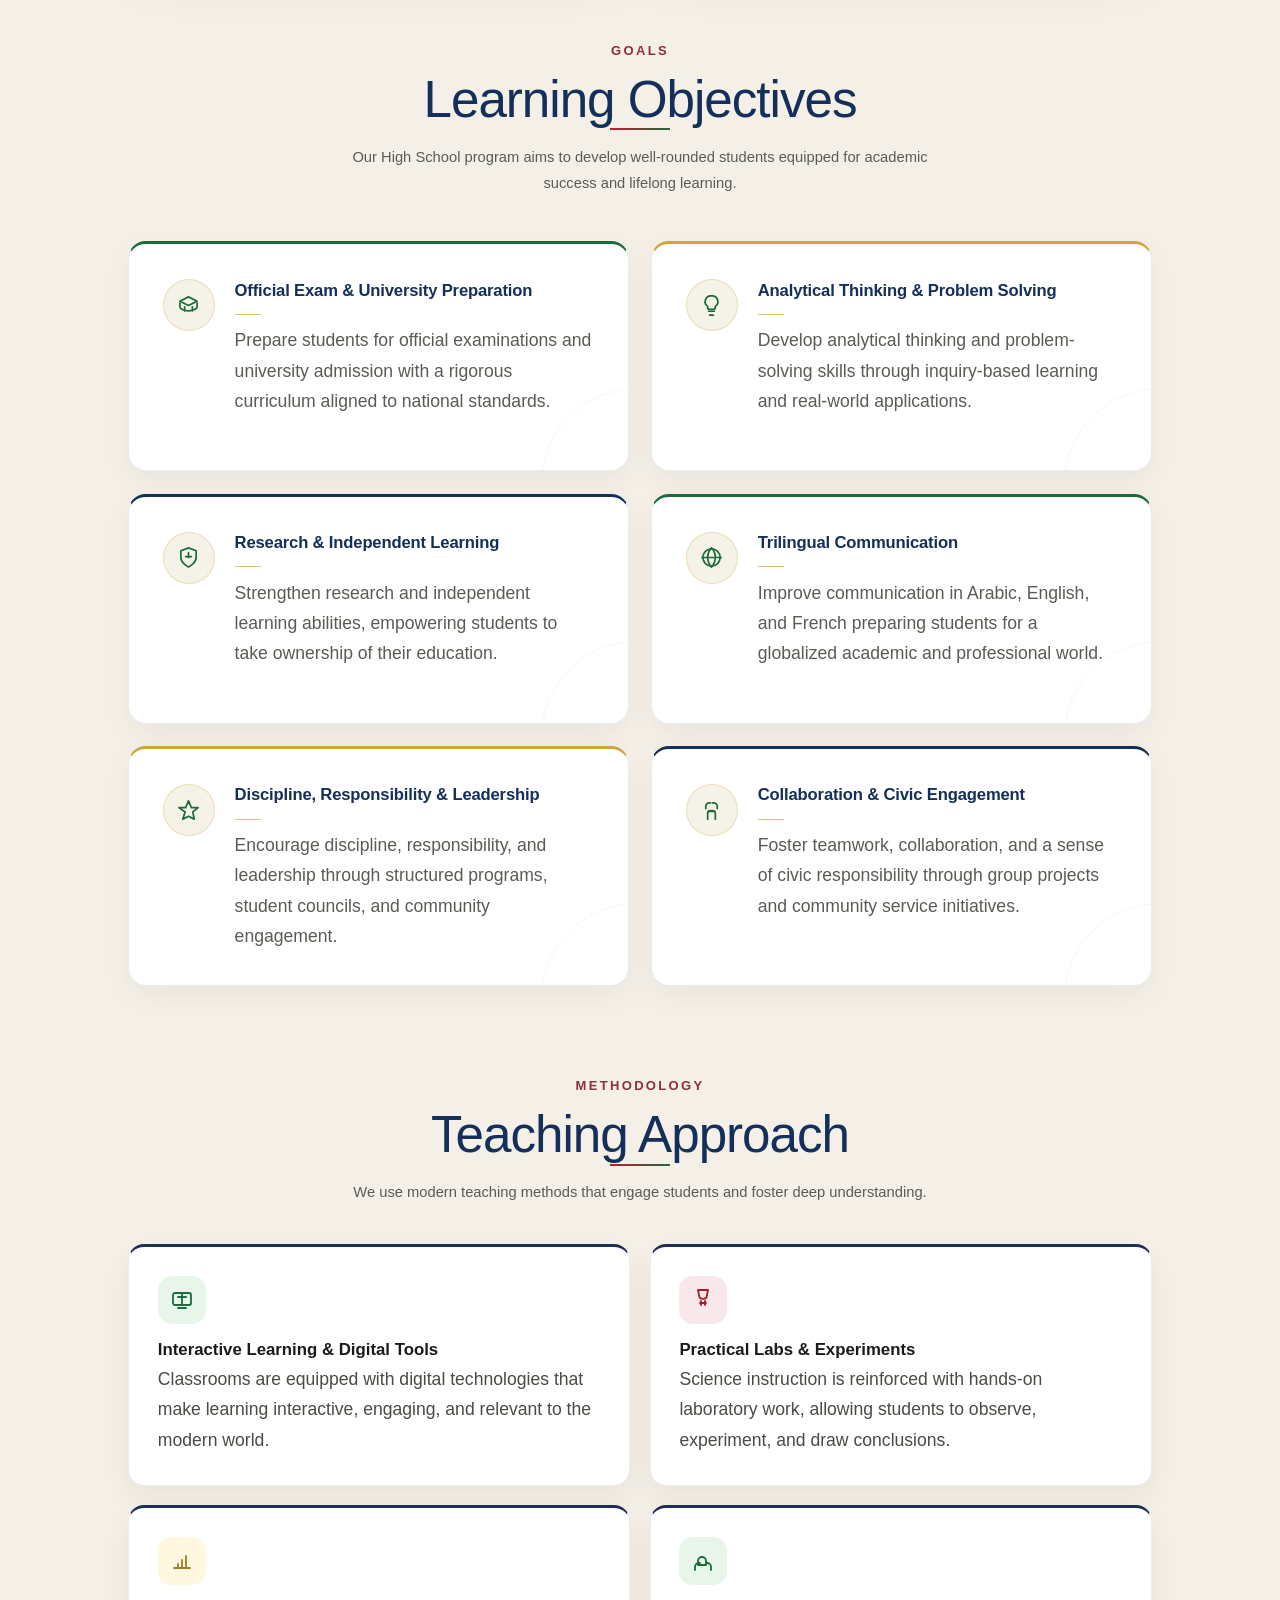
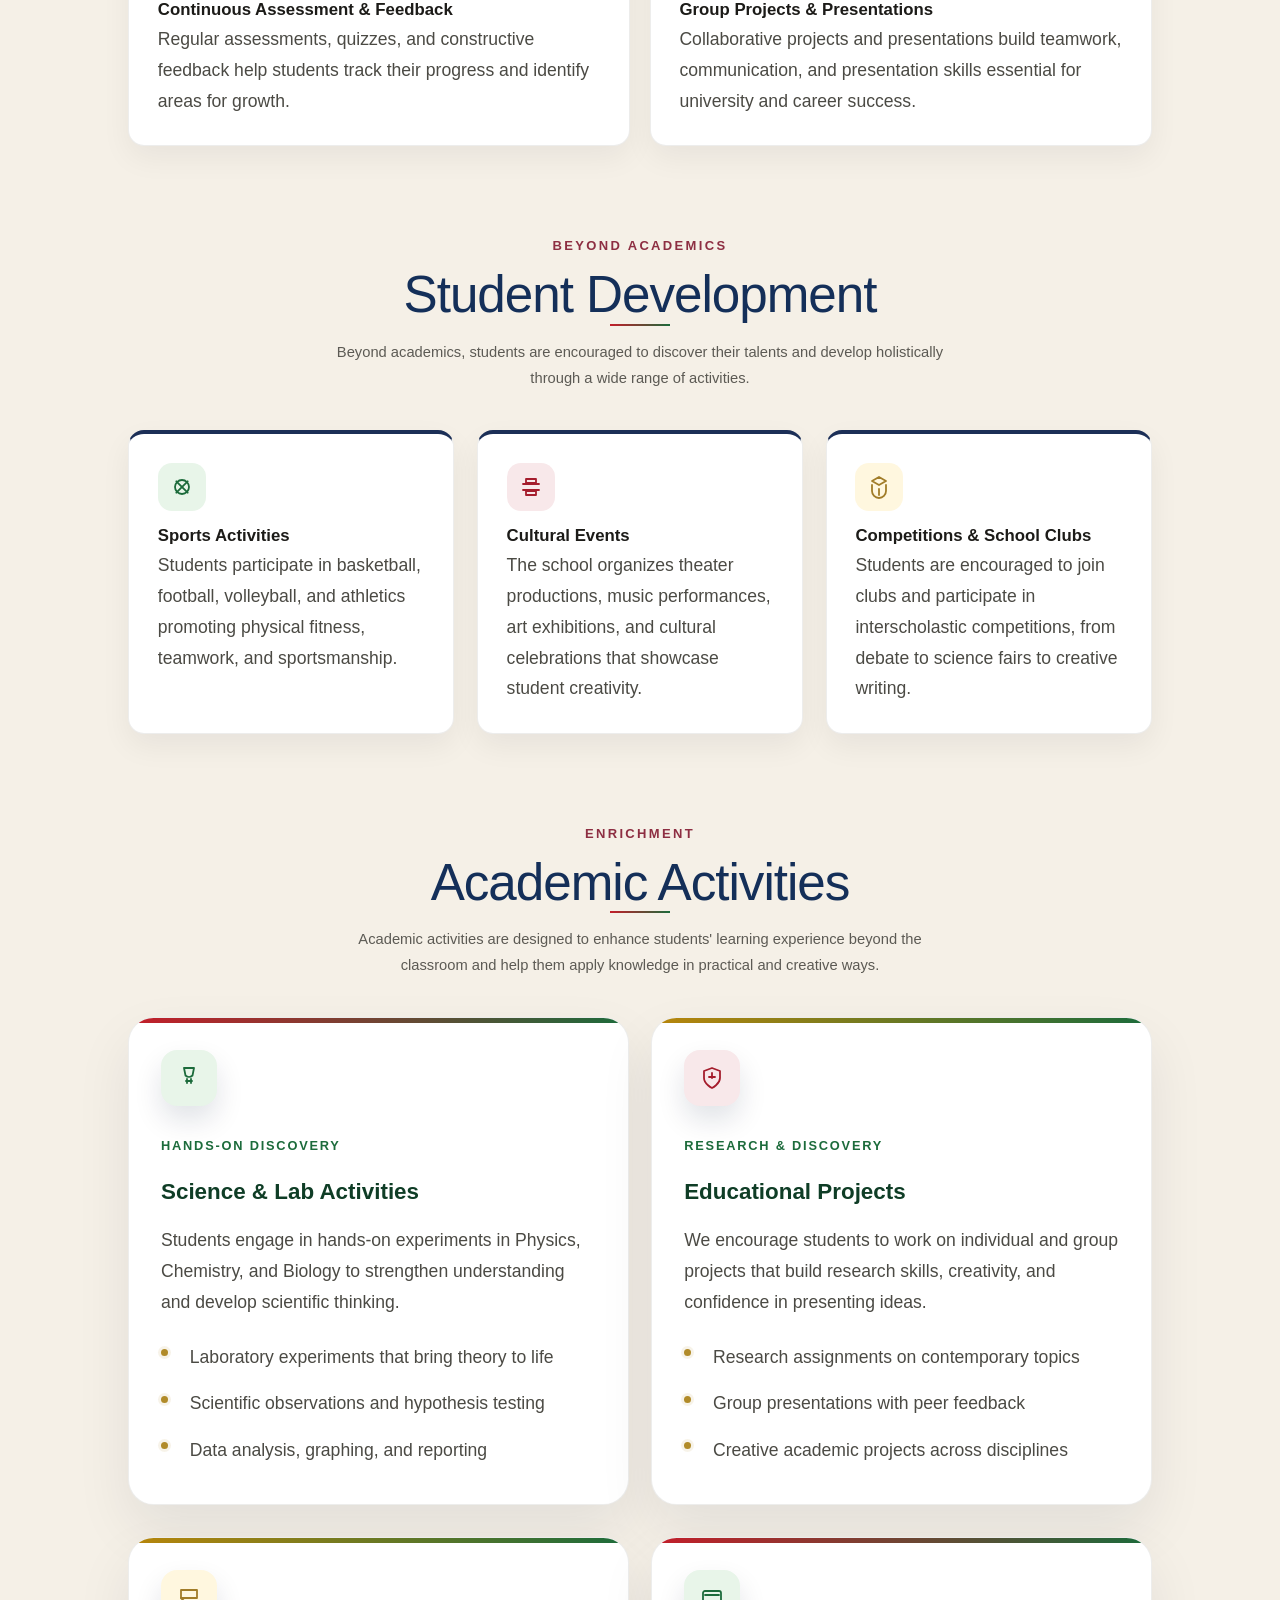
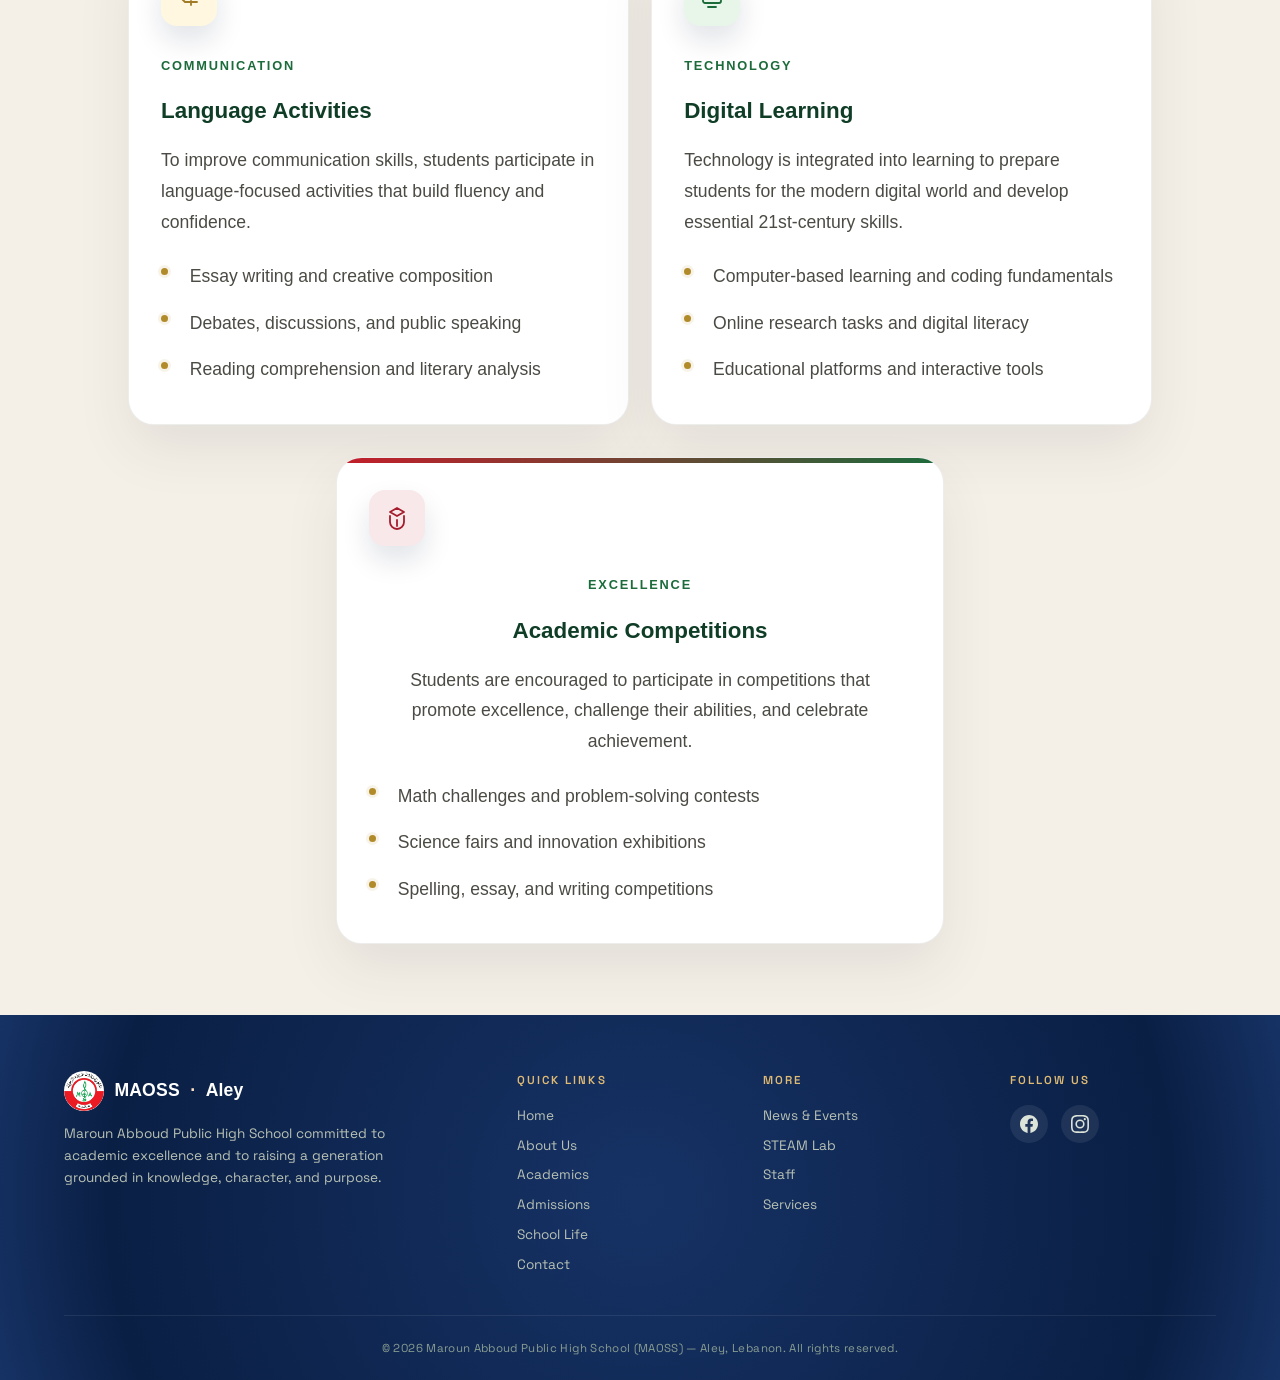
<file: academic.html>
<!DOCTYPE html>
<html lang="en">
<head>
<meta charset="UTF-8">
<meta name="viewport" content="width=device-width, initial-scale=1.0">
<title>Academics — Maroun Abboud Public High School, Aley</title>
 <link rel="icon" type="image/png" href="./assets/MAOSS-logo-circle.png">
<link rel="preconnect" href="https://fonts.googleapis.com">
<link rel="preconnect" href="https://fonts.gstatic.com" crossorigin>
<link href="https://fonts.googleapis.com/css2?family=Fraunces:opsz,wght@9..144,400;9..144,500;9..144,600&family=Source+Serif+4:opsz,wght@8..60,400;8..60,500&family=Space+Grotesk:wght@400;500;600&display=swap" rel="stylesheet">
<link rel="stylesheet" href="styles-1.css">
</head>
<body>

  <header class="site-header">
    <div class="nav-inner">
<a class="brand" href="index.html">
        <img src="./assets/MAOSS-logo-circle.png" alt="MAOSS Aley crest">
      </a>

   <nav class="nav-links">
        <a href="index.html">Home</a>
        <a href="about.html">About</a>
        <a href="academic.html" class="active">Academics</a>
        <a href="admission.html">Admissions</a>
        <a href="steam.html">STEAM Lab</a>
    
          <a href="students.html">School Life</a>
        <a href="news.html">News &amp; Events</a>
        <a href="staff.html">Staff</a>
        <a href="services.html">Services</a>
        <a href="contact.html">Contact</a>

      </nav>

      <button class="nav-toggle" id="navToggle" aria-expanded="false" aria-controls="navPanel" aria-label="Open menu">
        <span></span><span></span><span></span>
      </button>
    </div>
  </header>
  <main>

  <div class="nav-backdrop" id="navBackdrop"></div>
  <div class="nav-panel" id="navPanel" aria-hidden="true">
    <nav>
      <a href="index.html">Home</a>
      <a href="about.html">About</a>
      <a href="academic.html" class="active">Academics</a>
<a href="admission.html">Admissions</a>
      <a href="steam.html">STEAM Lab</a>
    
       <a href="students.html">School Life</a>
      <a href="news.html">News &amp; Events</a>
      <a href="staff.html">Staff</a>
      <a href="services.html">Services</a>
      <a href="contact.html">Contact</a>
    </nav>
  </div>
  <section class="hero">
    <div class="hero-media">
      <img src="./assets/academic-hero.png" alt="Maroun Abboud Public High School campus, Aley">
    </div>
    <div class="hero-inner">
      <div class="container">
        <h1>Academics at MAOSS</h1>
        <p class="hero-lede">A rigorous curriculum that prepares students for higher education and future careers grounded in critical thinking, scientific inquiry, and humanistic values.</p>
      </div>
    </div>
  </section>

  <!-- ============================================================
       High School Program
       ============================================================ -->
  <section class="block">
    <div class="block-head center">
      <p class="eyebrow">Overview</p>
      <h2>High School Program</h2>
      <div class="section-divider"></div>
      <p>At Maroun Abboud Secondary School (MAOSS)-Aley, the High School program is designed to prepare students for higher education and future careers through a strong academic foundation, critical thinking, and personal development.</p>
    </div>
  </section>

  <!-- ============================================================
       Academic Tracks
       ============================================================ -->
  <section class="block">
    <div class="block-head center">
      <p class="eyebrow">Pathways</p>
      <h2>Academic Tracks</h2>
      <div class="section-divider"></div>
      <p>Students in the High School section follow structured academic pathways tailored to their interests and career aspirations.</p>
    </div>

    <div class="split">
      <div class="panel">
        <span class="icon-badge green" aria-hidden="true"><svg viewBox="0 0 24 24" width="24" height="24" fill="none" stroke="currentColor" stroke-width="1.8" stroke-linecap="round" stroke-linejoin="round"><path d="M8 2h8l-3.5 7.5a4 4 0 0 1-5 0L8 2z"/><path d="M9 9.5v6.5a2.5 2.5 0 0 0 5 0V9.5"/><path d="M8 18h8"/></svg></span>
        <p class="eyebrow">Track</p>
        <h3>Scientific Track</h3>
        <p>Focused on Mathematics, Physics, Chemistry, and Biology to prepare students for scientific and medical fields including engineering, medicine, pharmacy, dentistry, and life science research.</p>
      </div>
      <div class="panel alt">
        <span class="icon-badge red" aria-hidden="true"><svg viewBox="0 0 24 24" width="24" height="24" fill="none" stroke="currentColor" stroke-width="1.8" stroke-linecap="round" stroke-linejoin="round"><path d="M6 4h12v16H6z"/><path d="M6 8h12"/><path d="M12 4v16"/></svg></span>
        <p class="eyebrow">Track</p>
        <h3>Literary Track</h3>
        <p> Focused on Literature, Languages, Economics, Sociology, Philosophy, and Civic Education for careers in education, law, journalism, humanities, economics, and social sciences.</p>
      </div>
    </div>
  </section>

  <!-- ============================================================
       Learning Objectives
       ============================================================ -->
  <section class="block">
    <div class="block-head center">
      <p class="eyebrow">Goals</p>
      <h2>Learning Objectives</h2>
      <div class="section-divider"></div>
      <p>Our High School program aims to develop well-rounded students equipped for academic success and lifelong learning.</p>
    </div>

    <div class="objectives-grid">
      <div class="objective-card">
        <span class="icon" aria-hidden="true"><svg viewBox="0 0 24 24" width="24" height="24" fill="none" stroke="currentColor" stroke-width="1.8" stroke-linecap="round" stroke-linejoin="round"><path d="M12 3l9 4.5-9 4.5-9-4.5 9-4.5z"/><path d="M3 9.5v3.5c0 2.5 4 4.5 9 4.5s9-2 9-4.5v-3.5"/><path d="M8 13.5v4"/><path d="M16 13.5v4"/></svg></span>
        <div>
          <h4>Official Exam &amp; University Preparation</h4>
          <p>Prepare students for official examinations and university admission with a rigorous curriculum aligned to national standards.</p>
        </div>
      </div>
      <div class="objective-card">
        <span class="icon" aria-hidden="true"><svg viewBox="0 0 24 24" width="24" height="24" fill="none" stroke="currentColor" stroke-width="1.8" stroke-linecap="round" stroke-linejoin="round"><path d="M9 18h6"/><path d="M10 22h4"/><path d="M12 2a6 6 0 0 0-4 10.9V14a2 2 0 0 0 2 2h4a2 2 0 0 0 2-2v-1.1A6 6 0 0 0 12 2z"/></svg></span>
        <div>
          <h4>Analytical Thinking &amp; Problem Solving</h4>
          <p>Develop analytical thinking and problem-solving skills through inquiry-based learning and real-world applications.</p>
        </div>
      </div>
      <div class="objective-card">
        <span class="icon" aria-hidden="true"><svg viewBox="0 0 24 24" width="24" height="24" fill="none" stroke="currentColor" stroke-width="1.8" stroke-linecap="round" stroke-linejoin="round"><path d="M12 22s8-4 8-10V5l-8-3-8 3v7c0 6 8 10 8 10z"/><path d="M12 7v5"/><path d="M9 11h6"/></svg></span>
        <div>
          <h4>Research &amp; Independent Learning</h4>
          <p>Strengthen research and independent learning abilities, empowering students to take ownership of their education.</p>
        </div>
      </div>
      <div class="objective-card">
        <span class="icon" aria-hidden="true"><svg viewBox="0 0 24 24" width="24" height="24" fill="none" stroke="currentColor" stroke-width="1.8" stroke-linecap="round" stroke-linejoin="round"><circle cx="12" cy="12" r="9"/><path d="M2 12h20"/><path d="M12 2a15.3 15.3 0 0 1 4 10 15.3 15.3 0 0 1-4 10 15.3 15.3 0 0 1-4-10 15.3 15.3 0 0 1 4-10z"/></svg></span>
        <div>
          <h4>Trilingual Communication</h4>
          <p>Improve communication in Arabic, English, and French preparing students for a globalized academic and professional world.</p>
        </div>
      </div>
      <div class="objective-card">
        <span class="icon" aria-hidden="true"><svg viewBox="0 0 24 24" width="24" height="24" fill="none" stroke="currentColor" stroke-width="1.8" stroke-linecap="round" stroke-linejoin="round"><path d="M12 2l3 7h7l-5.5 4.5L18 21l-6-3-6 3 2.5-7.5L2 9h7l3-7z"/></svg></span>
        <div>
          <h4>Discipline, Responsibility &amp; Leadership</h4>
          <p>Encourage discipline, responsibility, and leadership through structured programs, student councils, and community engagement.</p>
        </div>
      </div>
      <div class="objective-card">
        <span class="icon" aria-hidden="true"><svg viewBox="0 0 24 24" width="24" height="24" fill="none" stroke="currentColor" stroke-width="1.8" stroke-linecap="round" stroke-linejoin="round"><path d="M8 21v-6a3 3 0 0 1 3-3h2a3 3 0 0 1 3 3v6"/><path d="M6 10V8a4 4 0 0 1 4-4h1"/><path d="M18 10V8a4 4 0 0 0-4-4h-1"/><path d="M9 13h6"/></svg></span>
        <div>
          <h4>Collaboration &amp; Civic Engagement</h4>
          <p>Foster teamwork, collaboration, and a sense of civic responsibility through group projects and community service initiatives.</p>
        </div>
      </div>
    </div>
  </section>

  <!-- ============================================================
       Teaching Approach
       ============================================================ -->
  <section class="block">
    <div class="block-head center">
      <p class="eyebrow">Methodology</p>
      <h2>Teaching Approach</h2>
      <div class="section-divider"></div>
      <p>We use modern teaching methods that engage students and foster deep understanding.</p>
    </div>

    <div class="teaching-grid">
      <div class="card">
        <span class="icon-badge green" aria-hidden="true"><svg viewBox="0 0 24 24" width="24" height="24" fill="none" stroke="currentColor" stroke-width="1.8" stroke-linecap="round" stroke-linejoin="round"><rect x="3" y="5" width="18" height="12" rx="2"/><path d="M8 20h8"/><path d="M8 9h8"/><path d="M12 5v12"/></svg></span>
        <h4>Interactive Learning &amp; Digital Tools</h4>
        <p>Classrooms are equipped with digital technologies that make learning interactive, engaging, and relevant to the modern world.</p>
      </div>
      <div class="card">
        <span class="icon-badge red" aria-hidden="true"><svg viewBox="0 0 24 24" width="24" height="24" fill="none" stroke="currentColor" stroke-width="1.8" stroke-linecap="round" stroke-linejoin="round"><path d="M7 2h10l-1.5 7.5a5 5 0 0 1-7 0L7 2z"/><path d="M9 15h6"/><path d="M10 13v4"/><path d="M14 13v4"/></svg></span>
        <h4>Practical Labs &amp; Experiments</h4>
        <p>Science instruction is reinforced with hands-on laboratory work, allowing students to observe, experiment, and draw conclusions.</p>
      </div>
      <div class="card">
        <span class="icon-badge gold" aria-hidden="true"><svg viewBox="0 0 24 24" width="24" height="24" fill="none" stroke="currentColor" stroke-width="1.8" stroke-linecap="round" stroke-linejoin="round"><path d="M4 19h16"/><path d="M8 15v4"/><path d="M12 11v8"/><path d="M16 7v12"/></svg></span>
        <h4>Continuous Assessment &amp; Feedback</h4>
        <p>Regular assessments, quizzes, and constructive feedback help students track their progress and identify areas for growth.</p>
      </div>
      <div class="card">
        <span class="icon-badge green" aria-hidden="true"><svg viewBox="0 0 24 24" width="24" height="24" fill="none" stroke="currentColor" stroke-width="1.8" stroke-linecap="round" stroke-linejoin="round"><path d="M7 12a4 4 0 1 1 8 0v4H7v-4z"/><path d="M4 21v-3a4 4 0 0 1 4-4h1"/><path d="M20 21v-3a4 4 0 0 0-4-4h-1"/></svg></span>
        <h4>Group Projects &amp; Presentations</h4>
        <p>Collaborative projects and presentations build teamwork, communication, and presentation skills essential for university and career success.</p>
      </div>
    </div>
  </section>

  <!-- ============================================================
       Student Development
       ============================================================ -->
  <section class="block">
    <div class="block-head center">
      <p class="eyebrow">Beyond Academics</p>
      <h2>Student Development</h2>
      <div class="section-divider"></div>
      <p>Beyond academics, students are encouraged to discover their talents and develop holistically through a wide range of activities.</p>
    </div>

    <div class="grid">
      <div class="card">
        <span class="icon-badge green" aria-hidden="true"><svg viewBox="0 0 24 24" width="24" height="24" fill="none" stroke="currentColor" stroke-width="1.8" stroke-linecap="round" stroke-linejoin="round"><circle cx="12" cy="12" r="7"/><path d="M6.3 6.3l11.4 11.4"/><path d="M6.3 17.7l11.4-11.4"/></svg></span>
        <h4>Sports Activities</h4>
        <p>Students participate in basketball, football, volleyball, and athletics promoting physical fitness, teamwork, and sportsmanship.</p>
      </div>
      <div class="card">
        <span class="icon-badge red" aria-hidden="true"><svg viewBox="0 0 24 24" width="24" height="24" fill="none" stroke="currentColor" stroke-width="1.8" stroke-linecap="round" stroke-linejoin="round"><path d="M4 15h16"/><path d="M4 9h16"/><path d="M7 4h10v4H7z"/><path d="M7 16h10v4H7z"/></svg></span>
        <h4>Cultural Events</h4>
        <p>The school organizes theater productions, music performances, art exhibitions, and cultural celebrations that showcase student creativity.</p>
      </div>
      <div class="card">
        <span class="icon-badge gold" aria-hidden="true"><svg viewBox="0 0 24 24" width="24" height="24" fill="none" stroke="currentColor" stroke-width="1.8" stroke-linecap="round" stroke-linejoin="round"><path d="M12 2l7 4-7 4-7-4 7-4z"/><path d="M5 10v6a7 7 0 0 0 14 0v-6"/><path d="M12 14v6"/></svg></span>
        <h4>Competitions &amp; School Clubs</h4>
        <p>Students are encouraged to join clubs and participate in interscholastic competitions, from debate to science fairs to creative writing.</p>
      </div>
    </div>
  </section>

  <!-- ============================================================
       Academic Activities
       ============================================================ -->
  <section class="block">
    <div class="block-head center">
      <p class="eyebrow">Enrichment</p>
      <h2>Academic Activities</h2>
      <div class="section-divider"></div>
      <p>Academic activities are designed to enhance students' learning experience beyond the classroom and help them apply knowledge in practical and creative ways.</p>
    </div>

    <!-- Science & Lab Activities -->
    <div class="split" style="margin-bottom:2rem;">
      <div class="panel">
        <span class="icon-badge green" aria-hidden="true"><svg viewBox="0 0 24 24" width="24" height="24" fill="none" stroke="currentColor" stroke-width="1.8" stroke-linecap="round" stroke-linejoin="round"><path d="M7 2h10l-1.5 7.5a5 5 0 0 1-7 0L7 2z"/><path d="M9 15h6"/><path d="M10 13v4"/><path d="M14 13v4"/></svg></span>
        <p class="eyebrow">Hands-On Discovery</p>
        <h3>Science &amp; Lab Activities</h3>
        <p>Students engage in hands-on experiments in Physics, Chemistry, and Biology to strengthen understanding and develop scientific thinking.</p>
        <ul class="activity-list">
          <li>Laboratory experiments that bring theory to life</li>
          <li>Scientific observations and hypothesis testing</li>
          <li>Data analysis, graphing, and reporting</li>
        </ul>
      </div>
      <div class="panel alt">
        <span class="icon-badge red" aria-hidden="true"><svg viewBox="0 0 24 24" width="24" height="24" fill="none" stroke="currentColor" stroke-width="1.8" stroke-linecap="round" stroke-linejoin="round"><path d="M12 22s8-4 8-10V5l-8-3-8 3v7c0 6 8 10 8 10z"/><path d="M12 7v5"/><path d="M9 11h6"/></svg></span>
        <p class="eyebrow">Research &amp; Discovery</p>
        <h3>Educational Projects</h3>
        <p>We encourage students to work on individual and group projects that build research skills, creativity, and confidence in presenting ideas.</p>
        <ul class="activity-list">
          <li>Research assignments on contemporary topics</li>
          <li>Group presentations with peer feedback</li>
          <li>Creative academic projects across disciplines</li>
        </ul>
      </div>
    </div>

    <!-- Language Activities -->
    <div class="split" style="margin-bottom:2rem;">
      <div class="panel alt">
        <span class="icon-badge gold" aria-hidden="true"><svg viewBox="0 0 24 24" width="24" height="24" fill="none" stroke="currentColor" stroke-width="1.8" stroke-linecap="round" stroke-linejoin="round"><path d="M4 4h16v8H4z"/><path d="M4 12l4 4h12"/><path d="M14 15v4"/></svg></span>
        <p class="eyebrow">Communication</p>
        <h3>Language Activities</h3>
        <p>To improve communication skills, students participate in language-focused activities that build fluency and confidence.</p>
        <ul class="activity-list">
          <li>Essay writing and creative composition</li>
          <li>Debates, discussions, and public speaking</li>
          <li>Reading comprehension and literary analysis</li>
        </ul>
      </div>
      <div class="panel">
        <span class="icon-badge green" aria-hidden="true"><svg viewBox="0 0 24 24" width="24" height="24" fill="none" stroke="currentColor" stroke-width="1.8" stroke-linecap="round" stroke-linejoin="round"><rect x="3" y="5" width="18" height="12" rx="2"/><path d="M8 21h8"/><path d="M5 9h14"/></svg></span>
        <p class="eyebrow">Technology</p>
        <h3>Digital Learning</h3>
        <p>Technology is integrated into learning to prepare students for the modern digital world and develop essential 21st-century skills.</p>
        <ul class="activity-list">
          <li>Computer-based learning and coding fundamentals</li>
          <li>Online research tasks and digital literacy</li>
          <li>Educational platforms and interactive tools</li>
        </ul>
      </div>
    </div>

    <!-- Academic Competitions -->
    <div class="split" style="grid-template-columns:1fr;max-width:38rem;margin:0 auto 2rem;">
      <div class="panel" style="text-align:center;">
        <span class="icon-badge red" aria-hidden="true"><svg viewBox="0 0 24 24" width="24" height="24" fill="none" stroke="currentColor" stroke-width="1.8" stroke-linecap="round" stroke-linejoin="round"><path d="M12 2l7 4-7 4-7-4 7-4z"/><path d="M5 10v6a7 7 0 0 0 14 0v-6"/><path d="M12 14v6"/></svg></span>
        <p class="eyebrow">Excellence</p>
        <h3>Academic Competitions</h3>
        <p style="max-width:30rem;margin-inline:auto;">Students are encouraged to participate in competitions that promote excellence, challenge their abilities, and celebrate achievement.</p>
        <ul class="activity-list" style="display:inline-block;text-align:left;">
          <li>Math challenges and problem-solving contests</li>
          <li>Science fairs and innovation exhibitions</li>
          <li>Spelling, essay, and writing competitions</li>
        </ul>
      </div>
    </div>

  
  </section>
</main>
 

<footer class="site-footer">
    <div class="footer-inner">
<div class="footer-brand">
<a class="brand" href="index.html">
          <img src="./assets/MAOSS-logo-circle.png" alt="MAOSS Aley crest">
          MAOSS <em>·</em> Aley
        </a>
        <p>Maroun Abboud Public High School committed to academic excellence and to raising a generation grounded in knowledge, character, and purpose.</p>
      </div>
      <div class="footer-col">
        <h4>Quick Links</h4>
        <nav>
          <a href="index.html">Home</a>
          <a href="about.html">About Us</a>
          <a href="academic.html">Academics</a>
          <a href="admission.html">Admissions</a>
          <a href="students.html">School Life</a>
          <a href="contact.html">Contact</a>
        </nav>
      </div>
      <div class="footer-col">
        <h4>More</h4>
        <nav>
          <a href="news.html">News &amp; Events</a>
          <a href="steam.html">STEAM Lab</a>
          <a href="staff.html">Staff</a>
          <a href="services.html">Services</a>
        </nav>
      </div>
      <div class="footer-social">
        <h4>Follow Us</h4>
        <div class="social-links">
          <a href="https://www.facebook.com/share/18xgTDXxEK/" class="social-link" target="_blank" rel="noopener noreferrer" aria-label="Facebook">
            <svg viewBox="0 0 24 24" xmlns="http://www.w3.org/2000/svg"><path d="M24 12.073c0-6.627-5.373-12-12-12s-12 5.373-12 12c0 5.99 4.388 10.954 10.125 11.854v-8.385H7.078v-3.47h3.047V9.43c0-3.007 1.792-4.669 4.533-4.669 1.312 0 2.686.235 2.686.235v2.953H15.83c-1.491 0-1.956.925-1.956 1.874v2.25h3.328l-.532 3.47h-2.796v8.385C19.612 23.027 24 18.062 24 12.073z"/></svg>
          </a>
          <a href="https://www.instagram.com/marounabboudss?igsh=MWlyanhwbDgzNGJ4Ng==" class="social-link" target="_blank" rel="noopener noreferrer" aria-label="Instagram">
            <svg viewBox="0 0 24 24" xmlns="http://www.w3.org/2000/svg"><path d="M12 2.163c3.204 0 3.584.012 4.85.07 3.252.148 4.771 1.691 4.919 4.919.058 1.265.069 1.645.069 4.849 0 3.205-.012 3.584-.069 4.849-.149 3.225-1.664 4.771-4.919 4.919-1.266.058-1.644.07-4.85.07-3.204 0-3.584-.012-4.849-.07-3.26-.149-4.771-1.699-4.919-4.92-.058-1.265-.07-1.644-.07-4.849 0-3.204.013-3.583.07-4.849.149-3.227 1.664-4.771 4.919-4.919 1.266-.057 1.645-.069 4.849-.069zM12 0C8.741 0 8.333.014 7.053.072 2.695.272.273 2.69.073 7.052.014 8.333 0 8.741 0 12c0 3.259.014 3.668.072 4.948.2 4.358 2.618 6.78 6.98 6.98C8.333 23.986 8.741 24 12 24c3.259 0 3.668-.014 4.948-.072 4.354-.2 6.782-2.618 6.979-6.98.059-1.28.073-1.689.073-4.948 0-3.259-.014-3.667-.072-4.947-.196-4.354-2.617-6.78-6.979-6.98C15.668.014 15.259 0 12 0zm0 5.838a6.162 6.162 0 100 12.324 6.162 6.162 0 000-12.324zM12 16a4 4 0 110-8 4 4 0 010 8zm6.406-11.845a1.44 1.44 0 100 2.881 1.44 1.44 0 000-2.881z"/></svg>
          </a>
        </div>
      </div>
    </div>
    <div class="footer-bottom">
&copy; 2026 Maroun Abboud Public High School (MAOSS) — Aley, Lebanon. All rights reserved.
    </div>
  </footer>

  <script src="script.js"></script>

</body>
</html>
</file>
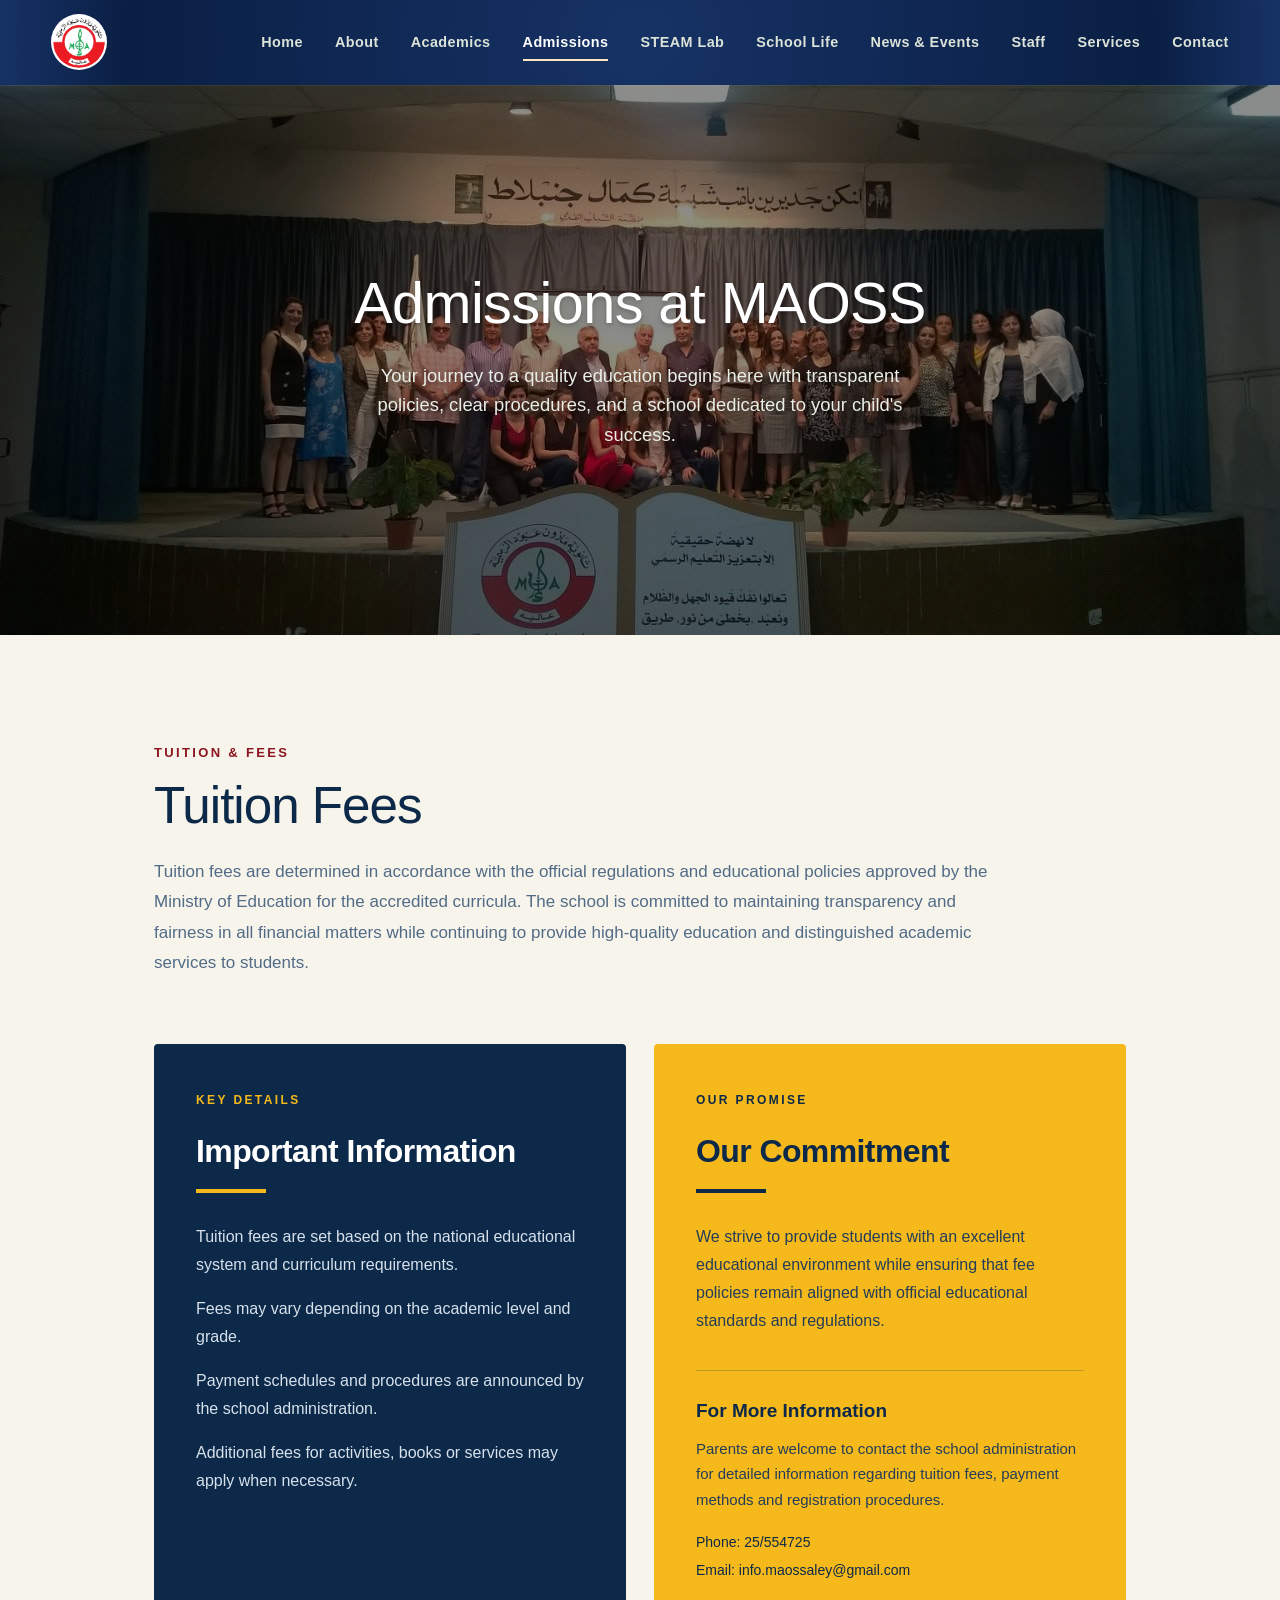
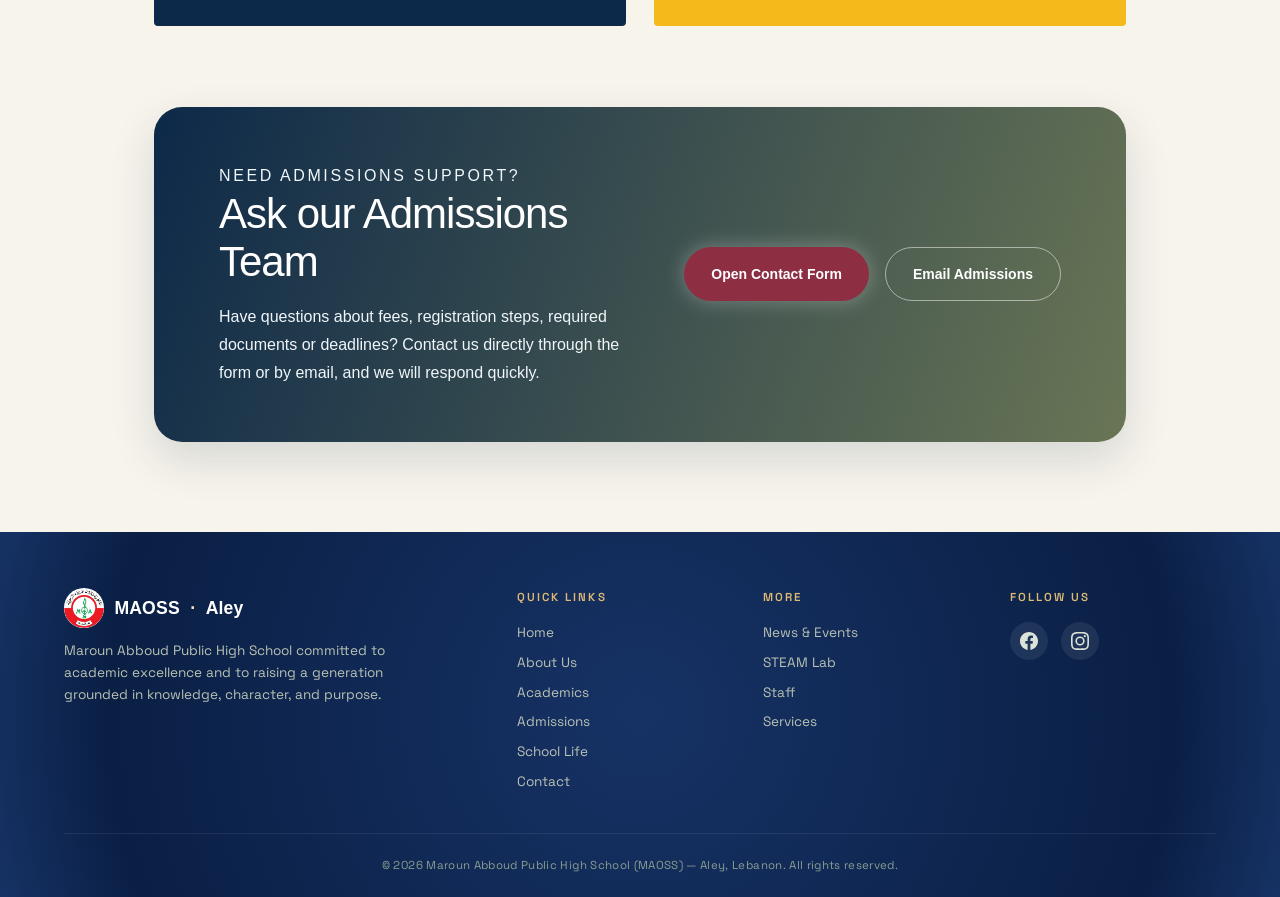
<file: admission.html>
<!DOCTYPE html>
<html lang="en">
<head>
<meta charset="UTF-8">
<meta name="viewport" content="width=device-width, initial-scale=1.0">
<title>Admissions — Maroun Abboud Public High School, Aley</title>
<link rel="preconnect" href="https://fonts.googleapis.com">
 <link rel="icon" type="image/png" href="./assets/MAOSS-logo-circle.png">
<link rel="preconnect" href="https://fonts.gstatic.com" crossorigin>
<link href="https://fonts.googleapis.com/css2?family=Fraunces:opsz,wght@9..144,400;9..144,500;9..144,600&family=Source+Serif+4:opsz,wght@8..60,400;8..60,500&family=Space+Grotesk:wght@400;500;600&display=swap" rel="stylesheet">
<link rel="stylesheet" href="styles-1.css">
</head>
<body class="admission-page">

  <header class="site-header">
    <div class="nav-inner">
<a class="brand" href="index.html">
        <img src="./assets/MAOSS-logo-circle.png" alt="MAOSS Aley crest">
      </a>

      <nav class="nav-links">
        <a href="index.html">Home</a>
        <a href="about.html">About</a>
        <a href="academic.html">Academics</a>
        <a href="admission.html" class="active">Admissions</a>
        <a href="steam.html">STEAM Lab</a>
       
          <a href="students.html">School Life</a>
        <a href="news.html">News &amp; Events</a>
        <a href="staff.html">Staff</a>
        <a href="services.html">Services</a>
        <a href="contact.html">Contact</a>

      </nav>

      <button class="nav-toggle" id="navToggle" aria-expanded="false" aria-controls="navPanel" aria-label="Open menu">
        <span></span><span></span><span></span>
      </button>
    </div>
  </header>
  <main>

  <div class="nav-backdrop" id="navBackdrop"></div>
  <div class="nav-panel" id="navPanel" aria-hidden="true">
    <nav>
      <a href="index.html">Home</a>
      <a href="about.html">About</a>
      <a href="academic.html">Academics</a>
<a href="admission.html" class="active">Admissions</a>
      <a href="steam.html">STEAM Lab</a>
     
       <a href="students.html">School Life</a>
      <a href="news.html">News &amp; Events</a>
      <a href="staff.html">Staff</a>
      <a href="services.html">Services</a>
      <a href="contact.html">Contact</a>
    </nav>
  </div>
   <section class="hero">
    <div class="hero-media">
  
      <img src="./assets/hero-Section-Group.jpg" alt="">
    </div>
    <div class="hero-inner">
      <div class="container">
        <h1>Admissions at MAOSS</h1>
        <p class="hero-lede">Your journey to a quality education begins here with transparent policies, clear procedures, and a school dedicated to your child's success.</p>
      </div>
    </div>
  </section>
<!-- =========================================================
     TUITION & FEES
========================================================= -->

<section class="tuition-section">

  <div class="tuition-inner">

    <!-- SECTION INTRO -->
    <div class="tuition-head">

      <p class="tuition-eyebrow">Tuition &amp; Fees</p>

      <h2>Tuition Fees</h2>

      <p class="tuition-intro">
        Tuition fees are determined in accordance with the official
        regulations and educational policies approved by the Ministry
        of Education for the accredited curricula. The school is
        committed to maintaining transparency and fairness in all
        financial matters while continuing to provide high-quality
        education and distinguished academic services to students.
      </p>

    </div>


    <!-- TWO FEATURE CARDS -->
    <div class="tuition-cards">

      <!-- KEY DETAILS -->
      <div class="tuition-card tuition-card-navy">

        <span class="tuition-label">Key Details</span>

        <h3>Important Information</h3>

        <div class="tuition-card-content">

          <p>
            Tuition fees are set based on the national educational
            system and curriculum requirements.
          </p>

          <p>
            Fees may vary depending on the academic level and grade.
          </p>

          <p>
            Payment schedules and procedures are announced by the
            school administration.
          </p>

          <p>
            Additional fees for activities, books or services may
            apply when necessary.
          </p>

        </div>

      </div>


      <!-- OUR PROMISE -->
      <div class="tuition-card tuition-card-gold">

        <span class="tuition-label">Our Promise</span>

        <h3>Our Commitment</h3>

        <div class="tuition-card-content">

          <p>
            We strive to provide students with an excellent
            educational environment while ensuring that fee
            policies remain aligned with official educational
            standards and regulations.
          </p>

        </div>


        <div class="tuition-contact">

          <h4>For More Information</h4>

          <p>
            Parents are welcome to contact the school administration
            for detailed information regarding tuition fees, payment
            methods and registration procedures.
          </p>

          <div class="tuition-contact-details">
            <span>Phone: 25/554725</span>
            <span>Email: info.maossaley@gmail.com</span>
          </div>

        </div>

      </div>

    </div>

  </div>

</section>


<section class="admissions-cta">

  <div class="admissions-cta-inner">

    <div class="admissions-cta-content">

      <p class="admissions-eyebrow">
        Need admissions support?
      </p>

      <h2>Ask our Admissions Team</h2>

      <p>
        Have questions about fees, registration steps, required
        documents or deadlines? Contact us directly through the form
        or by email, and we will respond quickly.
      </p>

    </div>


    <div class="admissions-cta-buttons">

      <!-- Opens contact.html -->
      <a href="contact.html" class="admissions-btn admissions-btn-primary">
        Open Contact Form
      </a>

      <!-- Opens email application -->
      <a
        href="mailto:info.maossaley@gmail.com"
        class="admissions-btn admissions-btn-secondary"
      >
        Email Admissions
      </a>

    </div>

  </div>

</section>
</main>
  

<footer class="site-footer">
    <div class="footer-inner">
<div class="footer-brand">
<a class="brand" href="index.html">
          <img src="./assets/MAOSS-logo-circle.png" alt="MAOSS Aley crest">
          MAOSS <em>·</em> Aley
        </a>
        <p>Maroun Abboud Public High School committed to academic excellence and to raising a generation grounded in knowledge, character, and purpose.</p>
      </div>
      <div class="footer-col">
        <h4>Quick Links</h4>
        <nav>
          <a href="index.html">Home</a>
          <a href="about.html">About Us</a>
          <a href="academic.html">Academics</a>
          <a href="admission.html">Admissions</a>
          <a href="students.html">School Life</a>
          <a href="contact.html">Contact</a>
        </nav>
      </div>
      <div class="footer-col">
        <h4>More</h4>
        <nav>
          <a href="news.html">News &amp; Events</a>
          <a href="steam.html">STEAM Lab</a>
          <a href="staff.html">Staff</a>
          <a href="services.html">Services</a>
        </nav>
      </div>
      <div class="footer-social">
        <h4>Follow Us</h4>
        <div class="social-links">
          <a href="https://www.facebook.com/share/18xgTDXxEK/" class="social-link" target="_blank" rel="noopener noreferrer" aria-label="Facebook">
            <svg viewBox="0 0 24 24" xmlns="http://www.w3.org/2000/svg"><path d="M24 12.073c0-6.627-5.373-12-12-12s-12 5.373-12 12c0 5.99 4.388 10.954 10.125 11.854v-8.385H7.078v-3.47h3.047V9.43c0-3.007 1.792-4.669 4.533-4.669 1.312 0 2.686.235 2.686.235v2.953H15.83c-1.491 0-1.956.925-1.956 1.874v2.25h3.328l-.532 3.47h-2.796v8.385C19.612 23.027 24 18.062 24 12.073z"/></svg>
          </a>
          <a href="https://www.instagram.com/marounabboudss?igsh=MWlyanhwbDgzNGJ4Ng==" class="social-link" target="_blank" rel="noopener noreferrer" aria-label="Instagram">
            <svg viewBox="0 0 24 24" xmlns="http://www.w3.org/2000/svg"><path d="M12 2.163c3.204 0 3.584.012 4.85.07 3.252.148 4.771 1.691 4.919 4.919.058 1.265.069 1.645.069 4.849 0 3.205-.012 3.584-.069 4.849-.149 3.225-1.664 4.771-4.919 4.919-1.266.058-1.644.07-4.85.07-3.204 0-3.584-.012-4.849-.07-3.26-.149-4.771-1.699-4.919-4.92-.058-1.265-.07-1.644-.07-4.849 0-3.204.013-3.583.07-4.849.149-3.227 1.664-4.771 4.919-4.919 1.266-.057 1.645-.069 4.849-.069zM12 0C8.741 0 8.333.014 7.053.072 2.695.272.273 2.69.073 7.052.014 8.333 0 8.741 0 12c0 3.259.014 3.668.072 4.948.2 4.358 2.618 6.78 6.98 6.98C8.333 23.986 8.741 24 12 24c3.259 0 3.668-.014 4.948-.072 4.354-.2 6.782-2.618 6.979-6.98.059-1.28.073-1.689.073-4.948 0-3.259-.014-3.667-.072-4.947-.196-4.354-2.617-6.78-6.979-6.98C15.668.014 15.259 0 12 0zm0 5.838a6.162 6.162 0 100 12.324 6.162 6.162 0 000-12.324zM12 16a4 4 0 110-8 4 4 0 010 8zm6.406-11.845a1.44 1.44 0 100 2.881 1.44 1.44 0 000-2.881z"/></svg>
          </a>
        </div>
      </div>
    </div>
    <div class="footer-bottom">
&copy; 2026 Maroun Abboud Public High School (MAOSS) — Aley, Lebanon. All rights reserved.
    </div>
  </footer>

  <script src="script.js"></script>

</body>
</html>
</file>
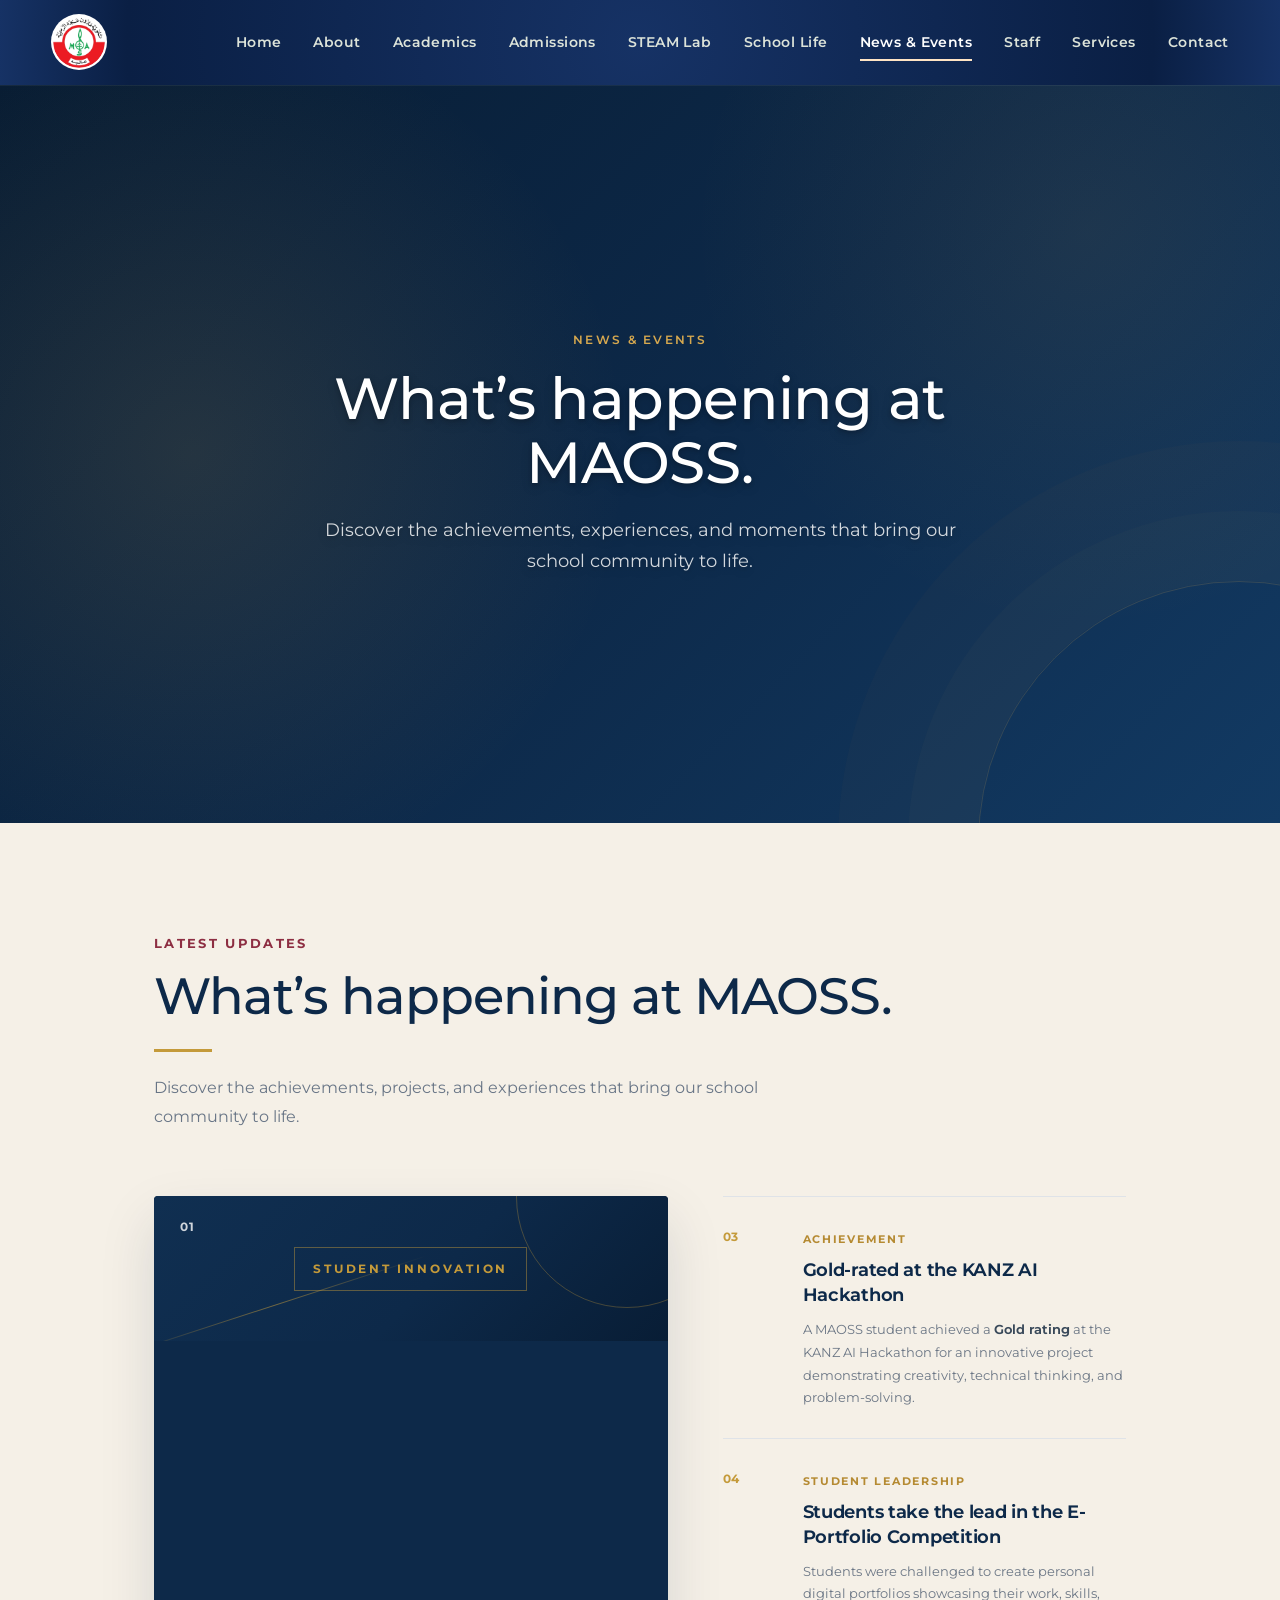
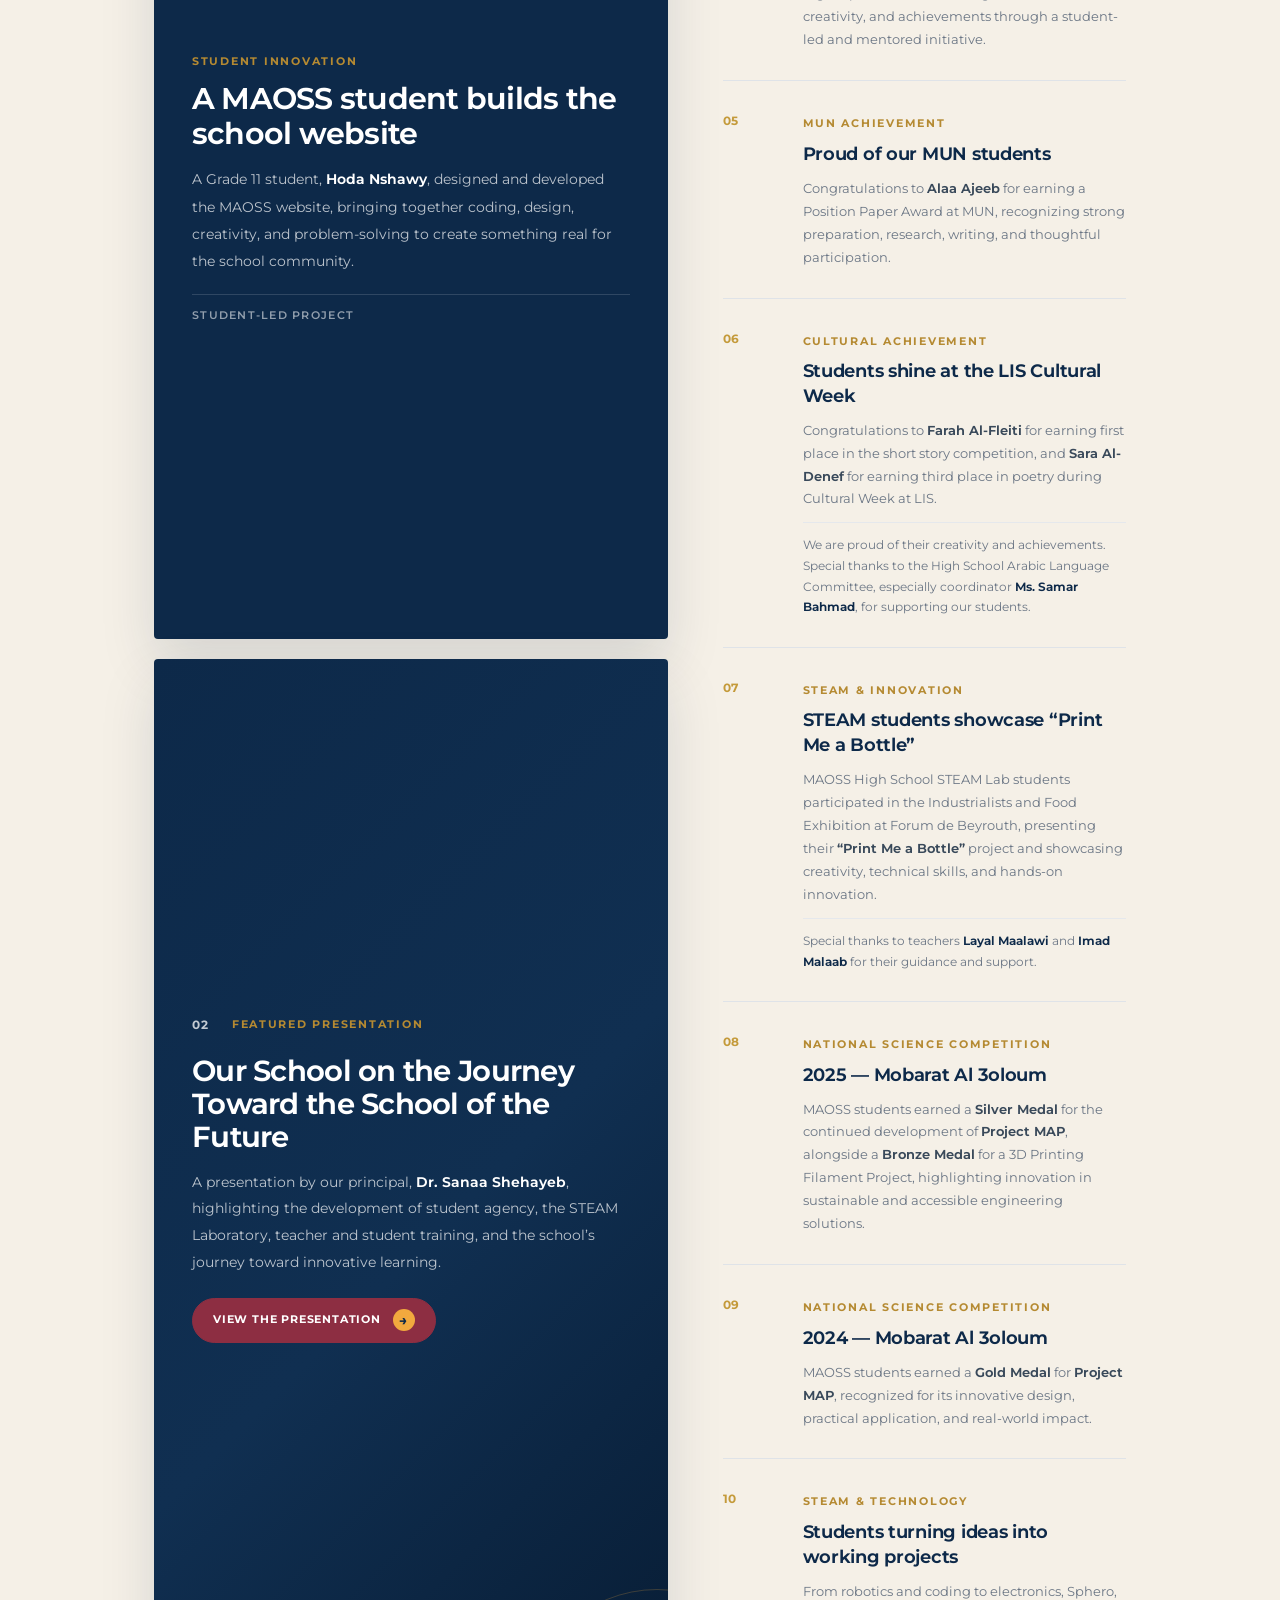
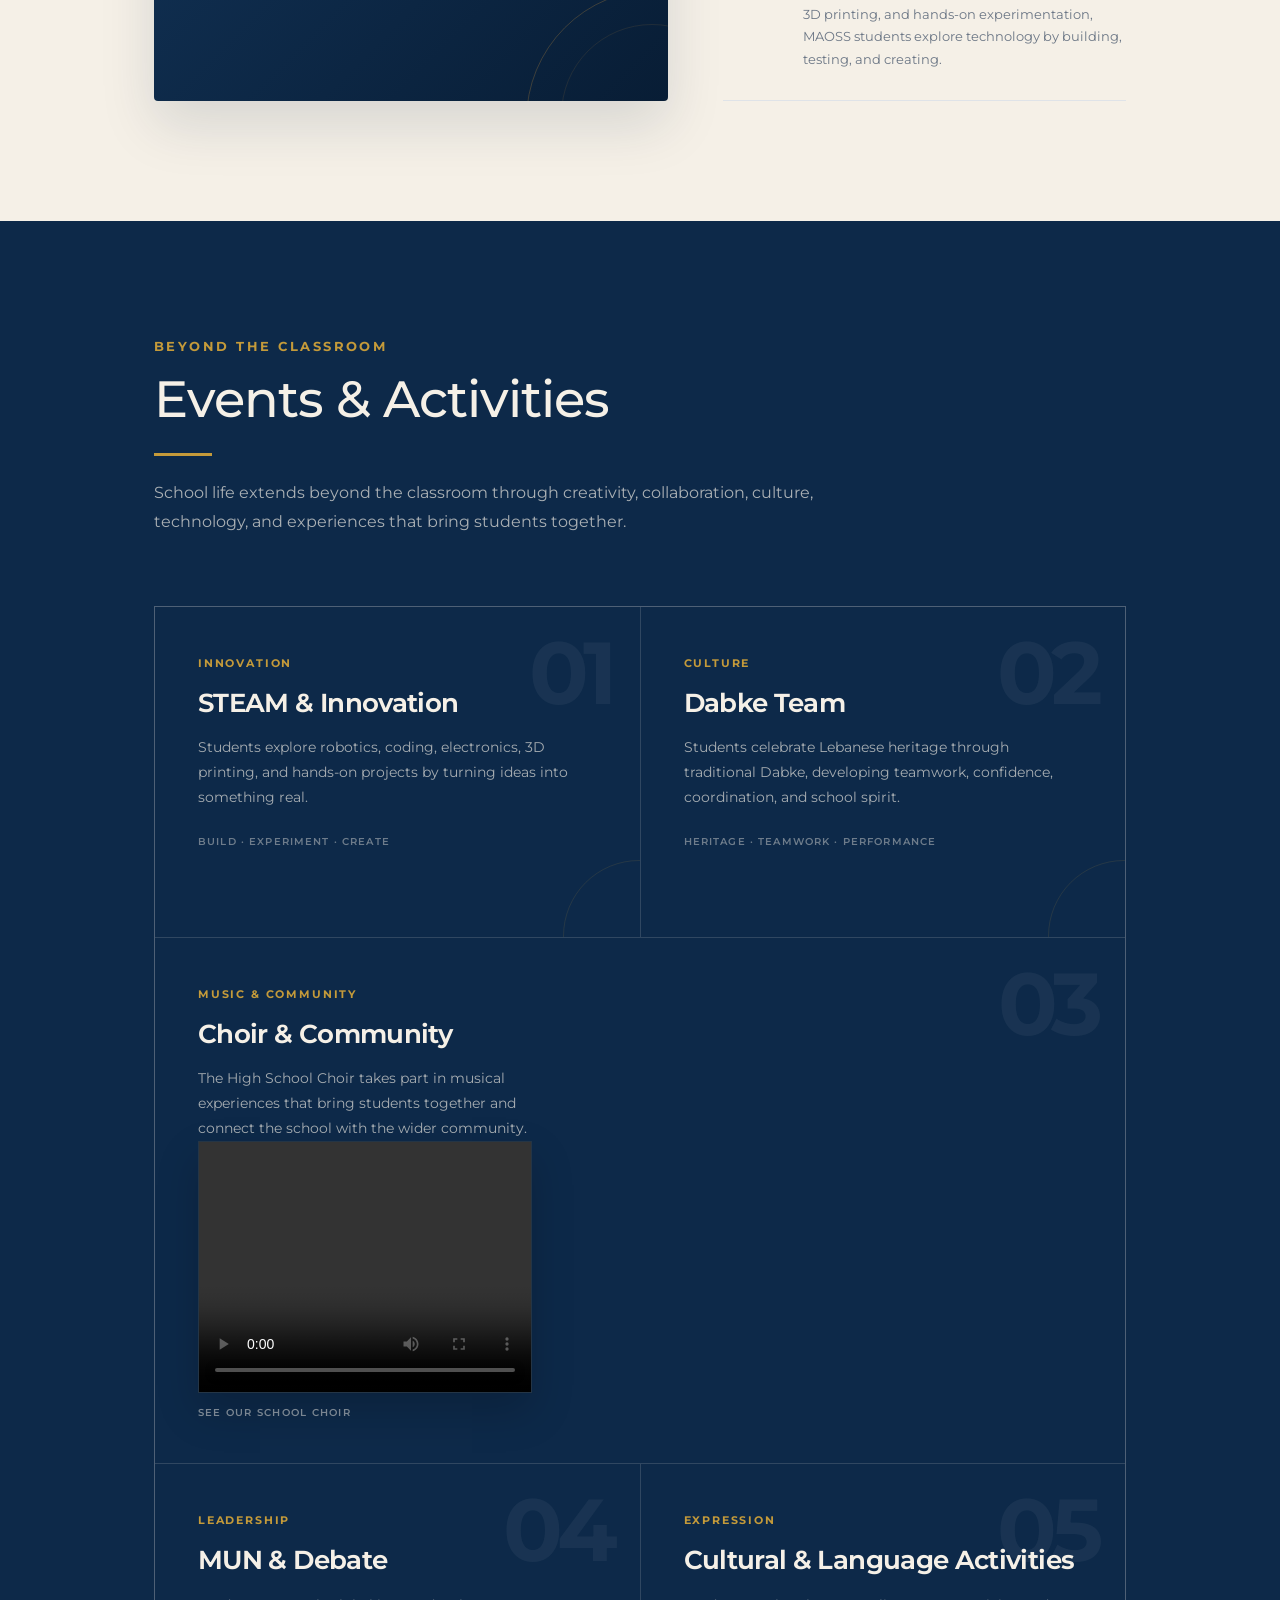
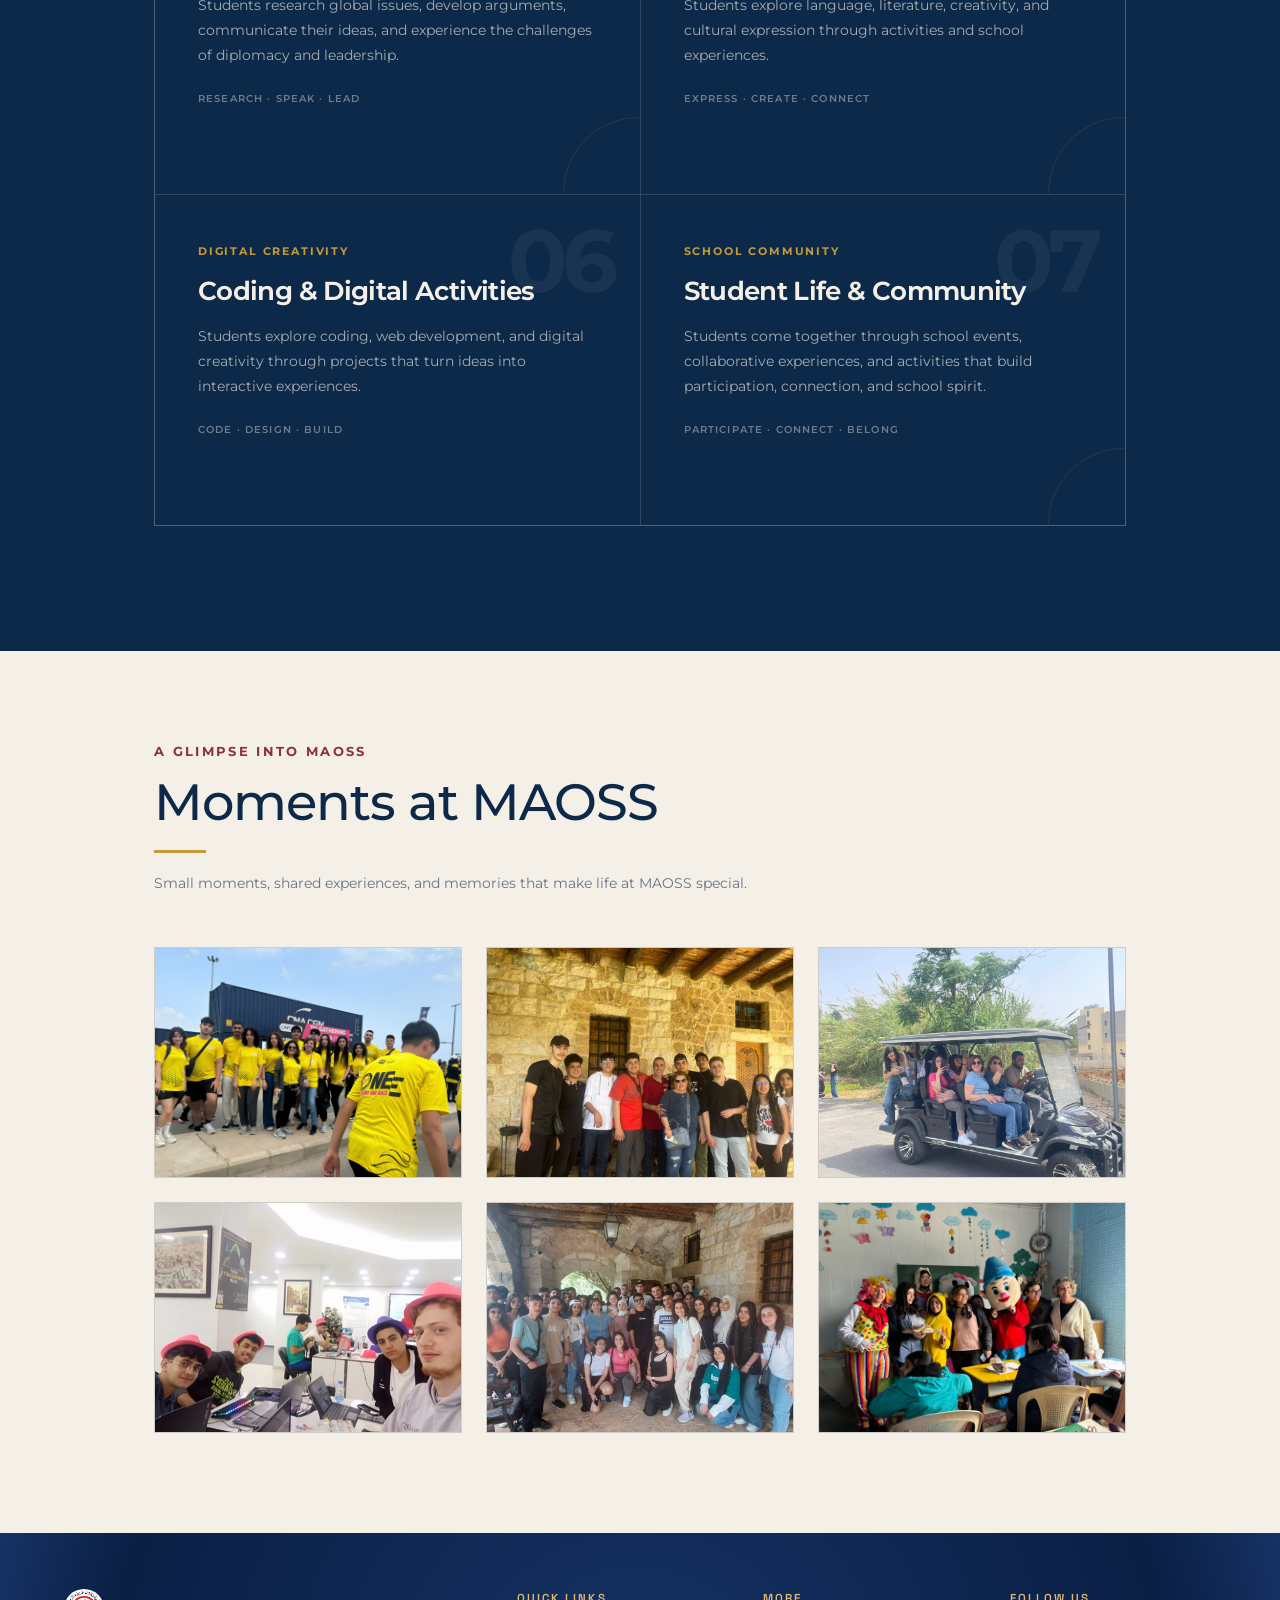
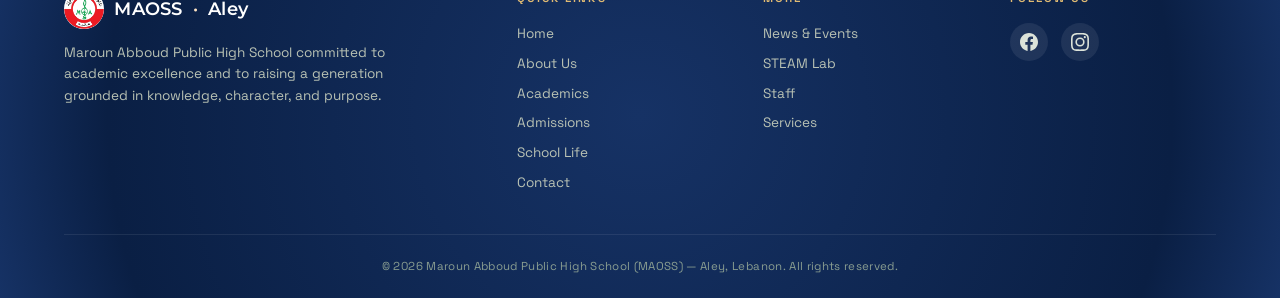
<file: news.html>
<!DOCTYPE html>
<html lang="en">
<head>
<meta charset="UTF-8">
<meta name="viewport" content="width=device-width, initial-scale=1.0">
<title>News &amp; Events — Maroun Abboud Public High School, Aley</title>
<link rel="preconnect" href="https://fonts.googleapis.com">
 <link rel="icon" type="image/png" href="./assets/MAOSS-logo-circle.png">
<link rel="preconnect" href="https://fonts.gstatic.com" crossorigin>
<link href="https://fonts.googleapis.com/css2?family=Fraunces:opsz,wght@9..144,400;9..144,500;9..144,600&family=Source+Serif+4:opsz,wght@8..60,400;8..60,500&family=Space+Grotesk:wght@400;500;600&family=Montserrat:wght@400;500;600;700&display=swap" rel="stylesheet">
<link rel="stylesheet" href="styles-1.css">
<style>
  /* =============================================================
     News & Events page — custom section styles
     ============================================================= */

  /* ---------- Hero for news ---------- */
  /* ---------- News & Events Hero ---------- */
.news-hero{
  position:relative;
  min-height:clamp(440px, 82vh, 760px);
  display:flex;
  align-items:center;
  justify-content:center;
  overflow:hidden;
  color:#FFFFFF;

  /* MAOSS NAVY */
  background:
    linear-gradient(
      135deg,
      #071C33 0%,
      #0D2949 52%,
      #123A63 100%
    );
}

/* subtle gold atmosphere */
.news-hero::before{
  content:"";
  position:absolute;
  inset:0;

  background:
    radial-gradient(
      circle at 15% 50%,
      rgba(214,168,79,0.13) 0%,
      transparent 38%
    ),
    radial-gradient(
      circle at 85% 20%,
      rgba(214,168,79,0.08) 0%,
      transparent 32%
    );

  z-index:1;
}

/* subtle gold line/detail */
.news-hero::after{
  content:"";
  position:absolute;
  width:520px;
  height:520px;
  right:-220px;
  bottom:-280px;

  border:1px solid rgba(214,168,79,0.18);
  border-radius:50%;

  box-shadow:
    0 0 0 70px rgba(214,168,79,0.025),
    0 0 0 140px rgba(214,168,79,0.018);

  z-index:1;
}

.news-hero .hero-inner{
  position:relative;
  z-index:2;
  font-family:'Montserrat', sans-serif;
}
.news-hero h1{
  color:#FFFFFF;
  letter-spacing:-0.02em;
  font-size: clamp(2rem, 5.2vw, 3.6rem);
  font-weight: 500;
}

.news-hero .hero-lede{
  color:rgba(255,255,255,0.82);
  max-width:650px;
  margin:1.2rem auto 0;
  line-height:1.7;
  font-family:'Montserrat', sans-serif;
}

.news-hero .container{
  text-align:center;
}

.news-hero .hero-eyebrow{
  margin:0 0 1rem;
  color:#D6A84F;
  font-family:'Montserrat', sans-serif;
  font-size:0.72rem;
  font-weight:600;
  letter-spacing:0.2em;
  text-transform:uppercase;
}


</style>
</head>
<body>

  <!-- ==================== Header ==================== -->
  <header class="site-header">
    <div class="nav-inner">
<a class="brand" href="index.html">
        <img src="./assets/MAOSS-logo-circle.png" alt="MAOSS Aley crest">
      </a>

      <nav class="nav-links">
        <a href="index.html">Home</a>
        <a href="about.html">About</a>
        <a href="academic.html">Academics</a>
        <a href="admission.html">Admissions</a>
        <a href="steam.html">STEAM Lab</a>
    
          <a href="students.html">School Life</a>
        <a href="news.html" class="active">News &amp; Events</a>
        <a href="staff.html">Staff</a>
        <a href="services.html">Services</a>
        <a href="contact.html">Contact</a>

      </nav>

      <button class="nav-toggle" id="navToggle" aria-expanded="false" aria-controls="navPanel" aria-label="Open menu">
        <span></span><span></span><span></span>
      </button>
    </div>
  </header>
<main>
  <div class="nav-backdrop" id="navBackdrop"></div>
  <div class="nav-panel" id="navPanel" aria-hidden="true">
    <nav>
      <a href="index.html">Home</a>
      <a href="about.html">About</a>
      <a href="academic.html">Academics</a>
<a href="admission.html">Admissions</a>
      <a href="steam.html">STEAM Lab</a>

       <a href="students.html">School Life</a>
      <a href="news.html" class="active">News &amp; Events</a>
      <a href="staff.html">Staff</a>
      <a href="services.html">Services</a>
      <a href="contact.html">Contact</a>
    </nav>
  </div>

  <!-- ==================== Hero ==================== -->
  <section class="news-hero">
  <div class="hero-inner">
    <div class="container">

      <p class="hero-eyebrow">NEWS &amp; EVENTS</p>

      <h1 style="font-family:'Montserrat', sans-serif;font-weight:500;
        font-size: clamp(2rem, 5.2vw, 3.6rem);;
        line-height:1.12;
        letter-spacing:-0.01em;
        text-shadow:0 4px 12px rgba(0,0,0,0.15),
                    0 2px 4px rgba(0,0,0,0.2);">
        What’s happening at MAOSS.
      </h1>

      <p class="hero-lede">
        Discover the achievements, experiences, and moments that bring our
        school community to life.
      </p>

    </div>
  </div>
</section>

<!-- =============================================================
     SECTION 01 — LATEST NEWS
     ============================================================= -->


<section class="latest-news" id="latest-news">

  <div class="latest-news-head">

    <p class="eyebrow">Latest Updates</p>

    <h2>What’s happening at MAOSS.</h2>

    <div class="section-divider"></div>

    <p>
      Discover the achievements, projects, and experiences that bring
      our school community to life.
    </p>

  </div>


  <!-- =========================================================
       MAIN NEWS LAYOUT
  ========================================================== -->

  <div class="news-feature-grid">


    <!-- =======================================================
         LEFT COLUMN — TWO FEATURED STORIES
    ======================================================== -->

    <div class="news-feature-column">


      <!-- =====================================================
           FEATURED STORY — 01
      ====================================================== -->

      <article class="news-featured news-student">

        <div class="news-featured-image">

          <div class="news-featured-placeholder">
            <span>STUDENT INNOVATION</span>
          </div>

          <span class="news-number">01</span>

        </div>


        <div class="news-featured-content">

          <span class="news-category">Student Innovation</span>

          <h3>A MAOSS student builds the school website</h3>

          <p>
            A Grade 11 student, <strong>Hoda Nshawy</strong>, designed and
            developed the MAOSS website, bringing together coding, design,
            creativity, and problem-solving to create something real for
            the school community.
          </p>

          <span class="news-meta">Student-led project</span>

        </div>

      </article>


      <!-- =====================================================
           FEATURED PRESENTATION — 02
      ====================================================== -->

      <article class="news-featured news-presentation">

        <div class="news-presentation-content">


          <div class="news-presentation-top">

            <span class="news-number">02</span>

            <span class="news-category">
              Featured Presentation
            </span>

          </div>


          <h3>
            Our School on the Journey Toward the School of the Future
          </h3>


          <p>
            A presentation by our principal,
            <strong>Dr. Sanaa Shehayeb</strong>, highlighting the development
            of student agency, the STEAM Laboratory, teacher and student
            training, and the school’s journey toward innovative learning.
          </p>


          <a
            href="./assets/MAOSS_2026_School_Presentation.pdf"
            class="news-presentation-btn"
            target="_blank"
            rel="noopener noreferrer"
          >
            View the presentation
            <span aria-hidden="true">→</span>
          </a>


        </div>

      </article>


    </div>


    <!-- =========================================================
         RIGHT COLUMN — SUPPORTING STORIES
    ========================================================== -->

    <div class="news-stories">


      <!-- STORY 02 -->

      <article class="news-story">

        <div class="news-story-number">03</div>

        <div class="news-story-content">

          <span class="news-category">Achievement</span>

          <h3>Gold-rated at the KANZ AI Hackathon</h3>

          <p>
            A MAOSS student achieved a <strong>Gold rating</strong>
            at the KANZ AI Hackathon for an innovative project
            demonstrating creativity, technical thinking, and
            problem-solving.
          </p>

        </div>

      </article>


      <!-- STORY 03 -->

      <article class="news-story">

        <div class="news-story-number">04</div>

        <div class="news-story-content">

          <span class="news-category">Student Leadership</span>

          <h3>Students take the lead in the E-Portfolio Competition</h3>

          <p>
            Students were challenged to create personal digital
            portfolios showcasing their work, skills, creativity,
            and achievements through a student-led and mentored
            initiative.
          </p>

        </div>

      </article>


      <!-- STORY 04 -->

      <article class="news-story">

        <div class="news-story-number">05</div>

        <div class="news-story-content">

          <span class="news-category">MUN Achievement</span>

          <h3>Proud of our MUN students</h3>

          <p>
            Congratulations to <strong>Alaa Ajeeb</strong> for
            earning a Position Paper Award at MUN, recognizing
            strong preparation, research, writing, and thoughtful
            participation.
          </p>

        </div>

      </article>


      <!-- STORY 05 -->

      <article class="news-story">

        <div class="news-story-number">06</div>

        <div class="news-story-content">

          <span class="news-category">Cultural Achievement</span>

          <h3>Students shine at the LIS Cultural Week</h3>

          <p>
            Congratulations to <strong>Farah Al-Fleiti</strong> for
            earning first place in the short story competition, and
            <strong>Sara Al-Denef</strong> for earning third place
            in poetry during Cultural Week at LIS.
          </p>

          <p class="news-thanks">
            We are proud of their creativity and achievements.
            Special thanks to the High School Arabic Language Committee,
            especially coordinator <strong>Ms. Samar Bahmad</strong>,
            for supporting our students.
          </p>

        </div>

      </article>


      <!-- STORY 06 -->

      <article class="news-story">

        <div class="news-story-number">07</div>

        <div class="news-story-content">

          <span class="news-category">STEAM &amp; Innovation</span>

          <h3>STEAM students showcase “Print Me a Bottle”</h3>

          <p>
            MAOSS High School STEAM Lab students participated in the
            Industrialists and Food Exhibition at Forum de Beyrouth,
            presenting their <strong>“Print Me a Bottle”</strong>
            project and showcasing creativity, technical skills,
            and hands-on innovation.
          </p>

          <p class="news-thanks">
            Special thanks to teachers
            <strong>Layal Maalawi</strong> and
            <strong>Imad Malaab</strong>
            for their guidance and support.
          </p>

        </div>

      </article>


      <!-- STORY 07 -->

      <article class="news-story">

        <div class="news-story-number">08</div>

        <div class="news-story-content">

          <span class="news-category">
            National Science Competition
          </span>

          <h3>2025 — Mobarat Al 3oloum</h3>

          <p>
            MAOSS students earned a <strong>Silver Medal</strong> for the
            continued development of <strong>Project MAP</strong>, alongside
            a <strong>Bronze Medal</strong> for a 3D Printing Filament Project,
            highlighting innovation in sustainable and accessible engineering
            solutions.
          </p>

        </div>

      </article>


      <!-- STORY 08 -->

      <article class="news-story">

        <div class="news-story-number">09</div>

        <div class="news-story-content">

          <span class="news-category">
            National Science Competition
          </span>

          <h3>2024 — Mobarat Al 3oloum</h3>

          <p>
            MAOSS students earned a <strong>Gold Medal</strong> for
            <strong>Project MAP</strong>, recognized for its innovative
            design, practical application, and real-world impact.
          </p>

        </div>

      </article>


      <!-- STORY 09 -->

      <article class="news-story">

        <div class="news-story-number">10</div>

        <div class="news-story-content">

          <span class="news-category">
            STEAM &amp; Technology
          </span>

          <h3>Students turning ideas into working projects</h3>

          <p>
            From robotics and coding to electronics, Sphero,
            3D printing, and hands-on experimentation, MAOSS
            students explore technology by building, testing,
            and creating.
          </p>

        </div>

      </article>


    </div>

  </div>

</section>

<!-- =============================================================
     SECTION 02 — EVENTS & ACTIVITIES
     ============================================================= -->

<section class="events-activities" id="events-activities">


  <!-- =========================================================
       SECTION HEADER
  ========================================================= -->

  <div class="events-head">

    <p class="eyebrow">Beyond the Classroom</p>

    <h2>Events &amp; Activities</h2>

    <div class="section-divider"></div>

    <p>
      School life extends beyond the classroom through creativity,
      collaboration, culture, technology, and experiences that bring
      students together.
    </p>

  </div>


  <!-- =========================================================
       ACTIVITIES GRID
  ========================================================= -->

  <div class="activities-grid">


    <!-- =======================================================
         01 — STEAM & INNOVATION
    ======================================================== -->

    <article class="activity-card activity-steam">

      <div class="activity-number">01</div>

      <div class="activity-content">

        <span class="activity-label">Innovation</span>

        <h3>STEAM &amp; Innovation</h3>

        <p>
          Students explore robotics, coding, electronics, 3D printing,
          and hands-on projects by turning ideas into something real.
        </p>

        <span class="activity-keywords">
          Build · Experiment · Create
        </span>

      </div>

    </article>


    <!-- =======================================================
         02 — DABKE TEAM
    ======================================================== -->

    <article class="activity-card activity-dabke">

      <div class="activity-number">02</div>

      <div class="activity-content">

        <span class="activity-label">Culture</span>

        <h3>Dabke Team</h3>

        <p>
          Students celebrate Lebanese heritage through traditional
          Dabke, developing teamwork, confidence, coordination,
          and school spirit.
        </p>

        <span class="activity-keywords">
          Heritage · Teamwork · Performance
        </span>

      </div>

    </article>


    <!-- =======================================================
         03 — CHOIR & COMMUNITY
    ======================================================== -->

    <article class="activity-card activity-choir">

      <div class="activity-number">03</div>

      <div class="activity-content">

        <span class="activity-label">Music &amp; Community</span>

        <h3>Choir &amp; Community</h3>

        <p>
          The High School Choir takes part in musical experiences
          that bring students together and connect the school with
          the wider community.
        </p>


        <!-- CHOIR VIDEO -->

        <div class="activity-video">

          <video controls preload="metadata">

            <source
              src="./assets/MarounAbboudChoir.mp4"
              type="video/mp4"
            >

            Your browser does not support the video tag.

          </video>

        </div>

        <span class="activity-video-label">
          See our school choir
        </span>

      </div>

    </article>


    <!-- =======================================================
         04 — MUN & DEBATE
    ======================================================== -->

    <article class="activity-card activity-mun">

      <div class="activity-number">04</div>

      <div class="activity-content">

        <span class="activity-label">Leadership</span>

        <h3>MUN &amp; Debate</h3>

        <p>
          Students research global issues, develop arguments,
          communicate their ideas, and experience the challenges
          of diplomacy and leadership.
        </p>

        <span class="activity-keywords">
          Research · Speak · Lead
        </span>

      </div>

    </article>


    <!-- =======================================================
         05 — CULTURAL & LANGUAGE ACTIVITIES
    ======================================================== -->

    <article class="activity-card activity-culture">

      <div class="activity-number">05</div>

      <div class="activity-content">

        <span class="activity-label">Expression</span>

        <h3>Cultural &amp; Language Activities</h3>

        <p>
          Students explore language, literature, creativity, and
          cultural expression through activities and school
          experiences.
        </p>

        <span class="activity-keywords">
          Express · Create · Connect
        </span>

      </div>

    </article>


    <!-- =======================================================
         06 — CODING & DIGITAL ACTIVITIES
    ======================================================== -->

    <article class="activity-card activity-coding">

      <div class="activity-number">06</div>

      <div class="activity-content">

        <span class="activity-label">Digital Creativity</span>

        <h3>Coding &amp; Digital Activities</h3>

        <p>
          Students explore coding, web development, and digital
          creativity through projects that turn ideas into interactive
          experiences.
        </p>

        <span class="activity-keywords">
          Code · Design · Build
        </span>

      </div>

    </article>


    <!-- =======================================================
         07 — STUDENT LIFE & COMMUNITY
    ======================================================== -->

    <article class="activity-card activity-community">

      <div class="activity-number">07</div>

      <div class="activity-content">

        <span class="activity-label">School Community</span>

        <h3>Student Life &amp; Community</h3>

        <p>
          Students come together through school events, collaborative
          experiences, and activities that build participation,
          connection, and school spirit.
        </p>

        <span class="activity-keywords">
          Participate · Connect · Belong
        </span>

      </div>

    </article>


  </div>

</section>




<!-- =============================================================
     SECTION 03 — MOMENTS AT MAOSS
     ============================================================= -->

<section class="moments-maoss" id="moments-maoss">

  <div class="moments-head">

    <p class="eyebrow">A Glimpse Into MAOSS</p>

    <h2>Moments at MAOSS</h2>

    <div class="section-divider"></div>

    <p>
      Small moments, shared experiences, and memories that make
      life at MAOSS special.
    </p>

  </div>


  <div class="moments-gallery">

    <figure class="moment-item">
      <div class="moment-image">
        <img
          src="./assets/students-6-news.png"
          alt="MAOSS students participating in a school activity"
          loading="lazy"
        >
      </div>
    </figure>


    <figure class="moment-item">
      <div class="moment-image">
        <img
          src="./assets/students-2-news.jpg"
          alt="MAOSS students taking part in a school event"
          loading="lazy"
        >
      </div>
    </figure>


    <figure class="moment-item">
      <div class="moment-image">
        <img
          src="./assets/students-8-news.jpg"
          alt="MAOSS students during a cultural activity"
          loading="lazy"
        >
      </div>
    </figure>


    <figure class="moment-item">
      <div class="moment-image">
        <img
          src="./assets/students-7-news.png"
          alt="MAOSS students working together"
          loading="lazy"
        >
      </div>
    </figure>


    <figure class="moment-item">
      <div class="moment-image">
        <img
          src="./assets/students-3-news.jpg"
          alt="MAOSS students participating in an activity"
          loading="lazy"
        >
      </div>
    </figure>


    <figure class="moment-item">
      <div class="moment-image">
        <img
          src="./assets/student-ife.jpg"
          alt="MAOSS students sharing a school experience"
          loading="lazy"
        >
      </div>
    </figure>

  </div>

</section>

</main>
  <!-- ==================== Footer ==================== -->
<footer class="site-footer">
    <div class="footer-inner">
<div class="footer-brand">
<a class="brand" href="index.html">
          <img src="./assets/MAOSS-logo-circle.png" alt="MAOSS Aley crest">
          MAOSS <em>·</em> Aley
        </a>
        <p>Maroun Abboud Public High School committed to academic excellence and to raising a generation grounded in knowledge, character, and purpose.</p>
      </div>
      <div class="footer-col">
        <h4>Quick Links</h4>
        <nav>
          <a href="index.html">Home</a>
          <a href="about.html">About Us</a>
          <a href="academic.html">Academics</a>
          <a href="admission.html">Admissions</a>
          <a href="students.html">School Life</a>
          <a href="contact.html">Contact</a>
        </nav>
      </div>
      <div class="footer-col">
        <h4>More</h4>
        <nav>
          <a href="news.html">News &amp; Events</a>
          <a href="steam.html">STEAM Lab</a>
          <a href="staff.html">Staff</a>
          <a href="services.html">Services</a>
        </nav>
      </div>
      <div class="footer-social">
        <h4>Follow Us</h4>
        <div class="social-links">
          <a href="https://www.facebook.com/share/18xgTDXxEK/" class="social-link" target="_blank" rel="noopener noreferrer" aria-label="Facebook">
            <svg viewBox="0 0 24 24" xmlns="http://www.w3.org/2000/svg"><path d="M24 12.073c0-6.627-5.373-12-12-12s-12 5.373-12 12c0 5.99 4.388 10.954 10.125 11.854v-8.385H7.078v-3.47h3.047V9.43c0-3.007 1.792-4.669 4.533-4.669 1.312 0 2.686.235 2.686.235v2.953H15.83c-1.491 0-1.956.925-1.956 1.874v2.25h3.328l-.532 3.47h-2.796v8.385C19.612 23.027 24 18.062 24 12.073z"/></svg>
          </a>
          <a href="https://www.instagram.com/marounabboudss?igsh=MWlyanhwbDgzNGJ4Ng==" class="social-link" target="_blank" rel="noopener noreferrer" aria-label="Instagram">
            <svg viewBox="0 0 24 24" xmlns="http://www.w3.org/2000/svg"><path d="M12 2.163c3.204 0 3.584.012 4.85.07 3.252.148 4.771 1.691 4.919 4.919.058 1.265.069 1.645.069 4.849 0 3.205-.012 3.584-.069 4.849-.149 3.225-1.664 4.771-4.919 4.919-1.266.058-1.644.07-4.85.07-3.204 0-3.584-.012-4.849-.07-3.26-.149-4.771-1.699-4.919-4.92-.058-1.265-.07-1.644-.07-4.849 0-3.204.013-3.583.07-4.849.149-3.227 1.664-4.771 4.919-4.919 1.266-.057 1.645-.069 4.849-.069zM12 0C8.741 0 8.333.014 7.053.072 2.695.272.273 2.69.073 7.052.014 8.333 0 8.741 0 12c0 3.259.014 3.668.072 4.948.2 4.358 2.618 6.78 6.98 6.98C8.333 23.986 8.741 24 12 24c3.259 0 3.668-.014 4.948-.072 4.354-.2 6.782-2.618 6.979-6.98.059-1.28.073-1.689.073-4.948 0-3.259-.014-3.667-.072-4.947-.196-4.354-2.617-6.78-6.979-6.98C15.668.014 15.259 0 12 0zm0 5.838a6.162 6.162 0 100 12.324 6.162 6.162 0 000-12.324zM12 16a4 4 0 110-8 4 4 0 010 8zm6.406-11.845a1.44 1.44 0 100 2.881 1.44 1.44 0 000-2.881z"/></svg>
          </a>
        </div>
      </div>
    </div>
    <div class="footer-bottom">
&copy; 2026 Maroun Abboud Public High School (MAOSS) — Aley, Lebanon. All rights reserved.
    </div>
  </footer>

  <script src="script.js"></script>
  <script>
    // ================================================================
    // Community Carousel + Lightbox
    // ================================================================

    (function(){
      'use strict';

      // --- Carousel ---
      const track       = document.getElementById('carouselTrack');
      const slides      = document.querySelectorAll('.carousel-slide');
      const prevBtn     = document.getElementById('carouselPrev');
      const nextBtn     = document.getElementById('carouselNext');
      const dotsWrap    = document.getElementById('carouselDots');
      let currentSlide  = 0;
      const totalSlides = slides.length;

      // Create dots
      for (let i = 0; i < totalSlides; i++) {
        const dot = document.createElement('button');
        dot.className = 'carousel-dot' + (i === 0 ? ' is-active' : '');
        dot.setAttribute('aria-label', 'Go to slide ' + (i + 1));
        dot.addEventListener('click', function(){ goToSlide(i); });
        dotsWrap.appendChild(dot);
      }
      const dots = dotsWrap.querySelectorAll('.carousel-dot');

      function goToSlide(index){
        currentSlide = index;
        track.style.transform = 'translateX(-' + (index * 100) + '%)';
        dots.forEach((d, i) => d.classList.toggle('is-active', i === index));
      }

      function prevSlide(){
        goToSlide((currentSlide - 1 + totalSlides) % totalSlides);
      }

      function nextSlide(){
        goToSlide((currentSlide + 1) % totalSlides);
      }

      prevBtn.addEventListener('click', prevSlide);
      nextBtn.addEventListener('click', nextSlide);

      // Keyboard navigation for carousel
      document.addEventListener('keydown', function(e){
        if (e.key === 'ArrowLeft') prevSlide();
        if (e.key === 'ArrowRight') nextSlide();
      });

      // --- Lightbox ---
      const lightbox   = document.getElementById('lightbox');
      const lbImage    = document.getElementById('lbImage');
      const lbCaption  = document.getElementById('lbCaption');
      const lbClose    = document.getElementById('lbClose');
      const lbPrev     = document.getElementById('lbPrev');
      const lbNext     = document.getElementById('lbNext');

      const slideData = [];
      slides.forEach((slide, i) => {
        const imgEl    = slide.querySelector('img');
        const src      = imgEl ? imgEl.src : '';
        const caption  = slide.getAttribute('data-caption') || '';
        const capEl    = slide.querySelector('.carousel-caption');
        const label    = capEl ? capEl.textContent.trim() : caption;
        slideData.push({ src, caption, label });

        // Click slide to open lightbox
        slide.addEventListener('click', function(){
          currentSlide = i;
          openLightbox(i);
        });
      });

      function openLightbox(index){
        const data = slideData[index];
        if (!data) return;
        lbImage.src = data.src;
        lbCaption.textContent = data.label;
        lightbox.classList.add('is-open');
        document.body.style.overflow = 'hidden';
      }

      function closeLightbox(){
        lightbox.classList.remove('is-open');
        document.body.style.overflow = '';
      }

      lbClose.addEventListener('click', closeLightbox);
      lightbox.addEventListener('click', function(e){
        if (e.target === lightbox) closeLightbox();
      });

      // Lightbox prev/next use carousel navigation
      lbPrev.addEventListener('click', function(){
        prevSlide();
        openLightbox(currentSlide);
      });
      lbNext.addEventListener('click', function(){
        nextSlide();
        openLightbox(currentSlide);
      });

      document.addEventListener('keydown', function(e){
        if (!lightbox.classList.contains('is-open')) return;
        if (e.key === 'Escape') closeLightbox();
        if (e.key === 'ArrowLeft') { prevSlide(); openLightbox(currentSlide); }
        if (e.key === 'ArrowRight') { nextSlide(); openLightbox(currentSlide); }
      });

    })();
  </script>

</body>
</html>
</file>
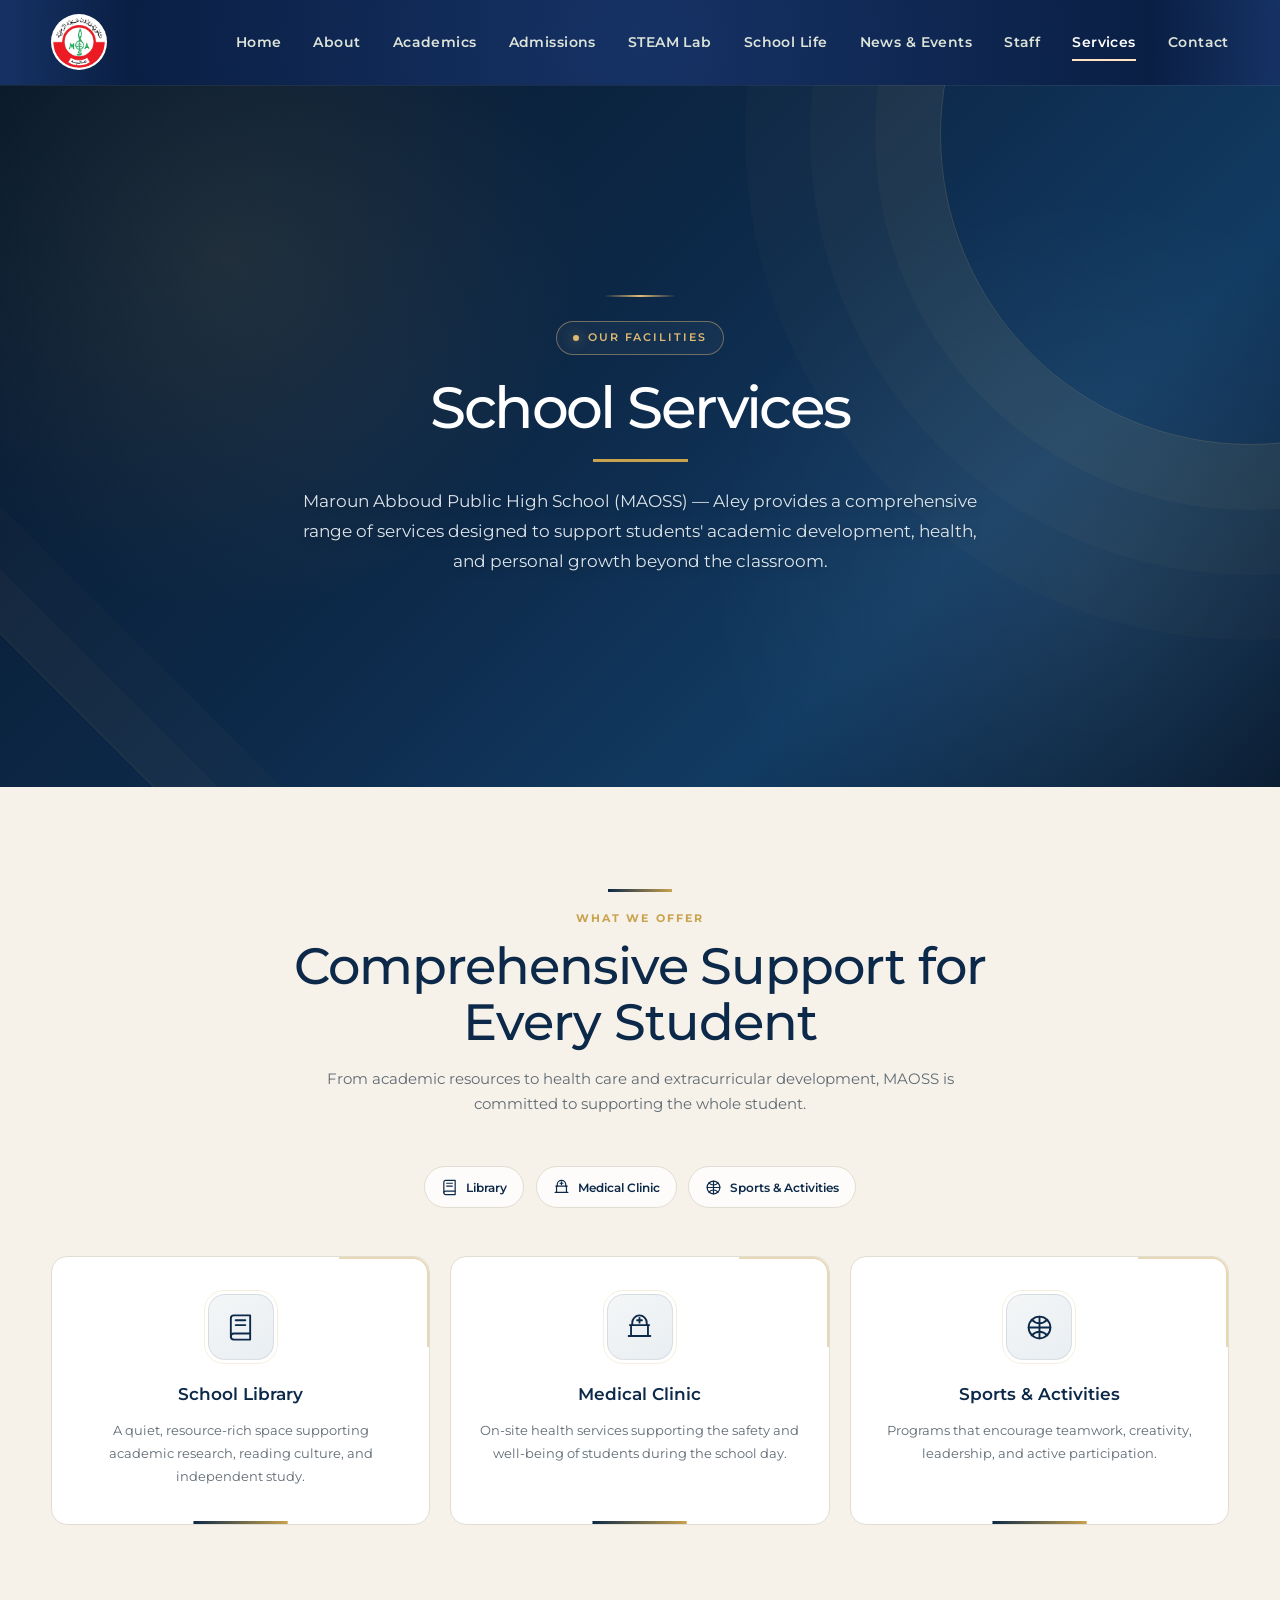
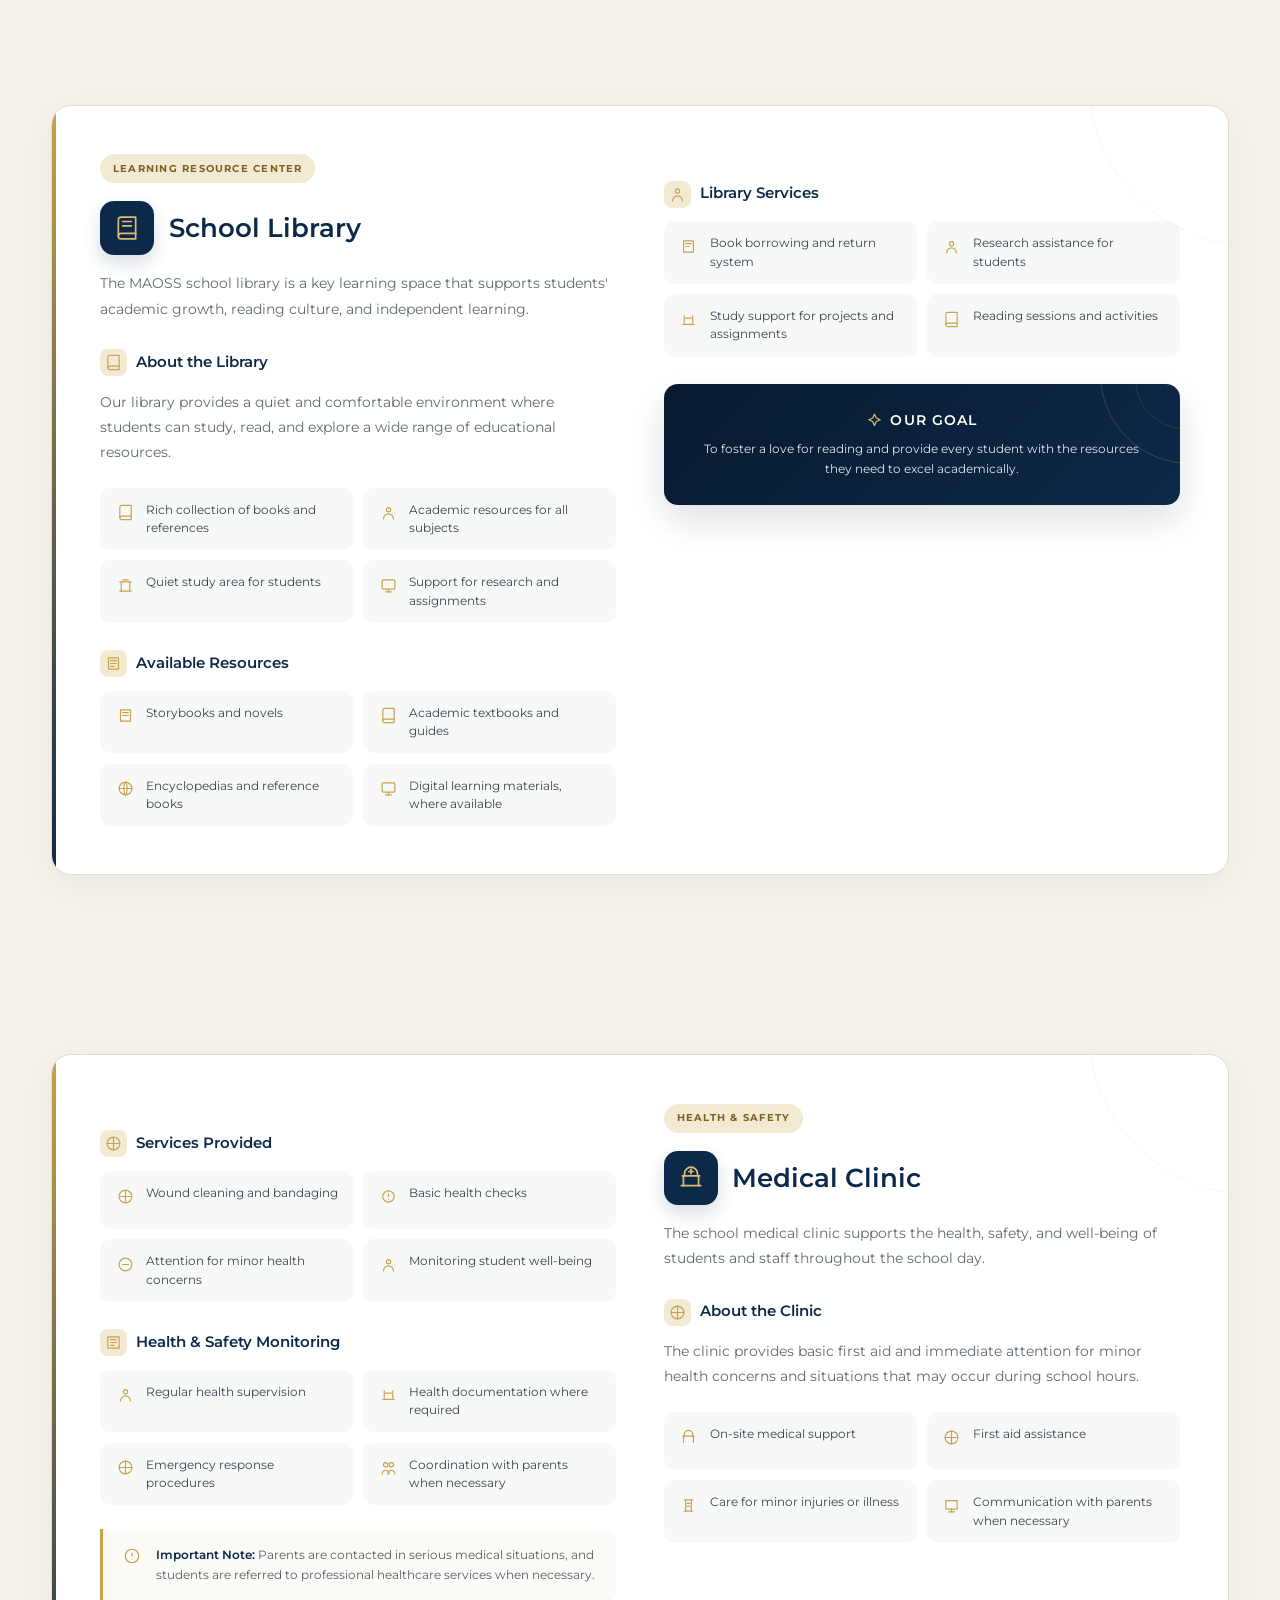
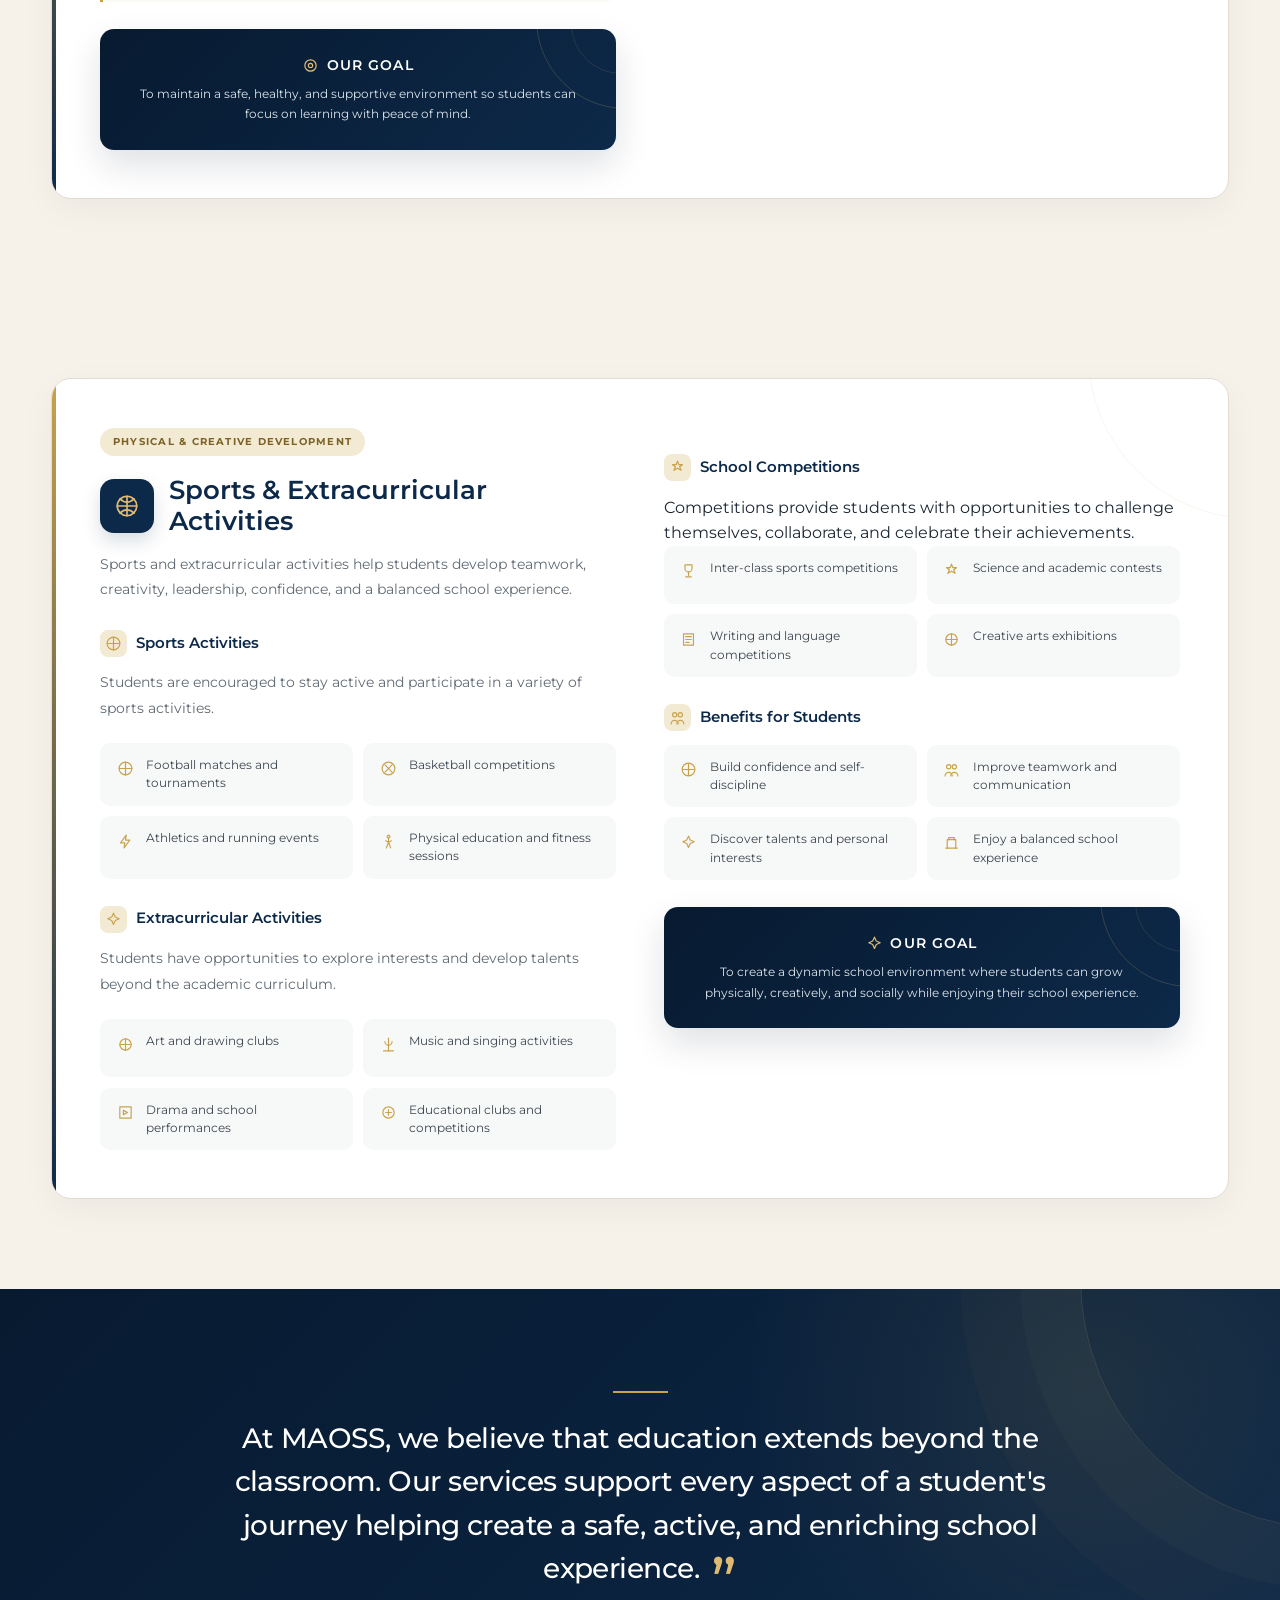
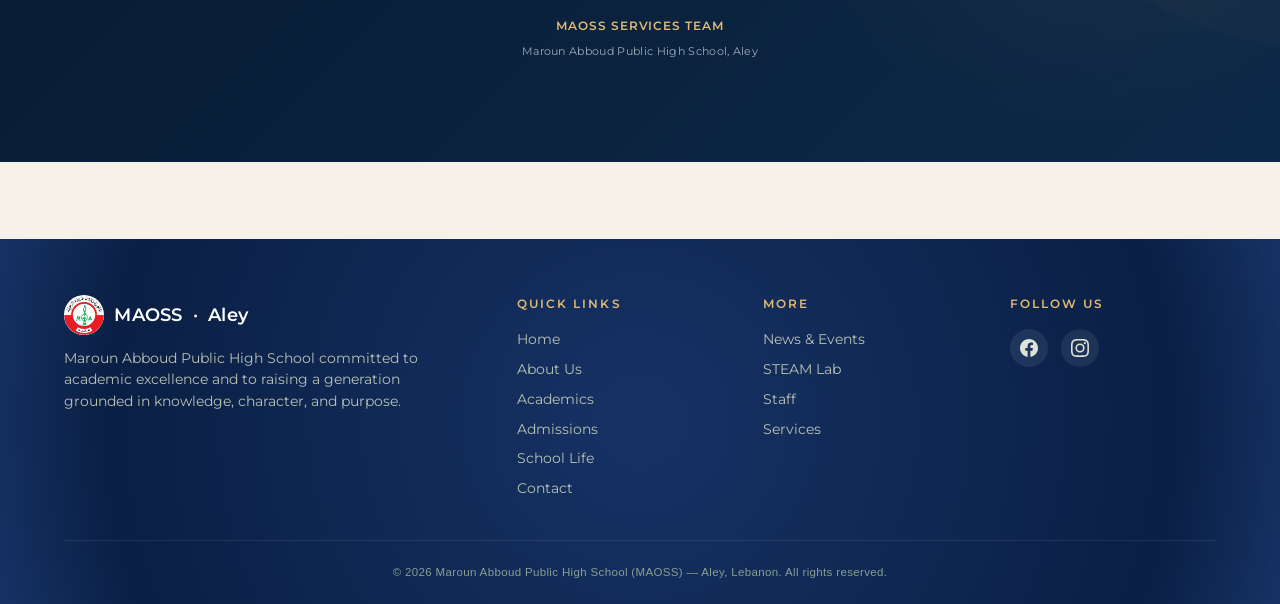
<file: services.html>
<!DOCTYPE html>
<html lang="en">
<head>
<meta charset="UTF-8">
<meta name="viewport" content="width=device-width, initial-scale=1.0">

<title>Services — Maroun Abboud Public High School, Aley</title>
 <link rel="icon" type="image/png" href="./assets/MAOSS-logo-circle.png">

<link rel="preconnect" href="https://fonts.googleapis.com">
<link rel="preconnect" href="https://fonts.gstatic.com" crossorigin>

<!-- MAOSS WEBSITE FONT -->
<link href="https://fonts.googleapis.com/css2?family=Montserrat:wght@400;500;600;700&display=swap" rel="stylesheet">

<link rel="stylesheet" href="styles-1.css">

<style>

/* =========================================================
   MAOSS SERVICES PAGE
   NAVY + GOLD
   TYPOGRAPHY: MONTSERRAT
   ========================================================= */

:root{
  --navy:#0d2949;
  --deep-navy:#071a30;
  --navy-mid:#123b63;
  --navy-soft:#173f66;

  --gold:#c9a24d;
  --gold-light:#dfba73;
  --gold-soft:#f3ead3;

  --cream:#f6f2ea;
  --white:#ffffff;

  --text:#1c2732;
  --muted:#606a73;

  --border:#e2ddd2;
  --soft:#f1f4f6;
  --soft-gold:#faf6eb;

  --shadow:0 18px 45px rgba(7,26,48,.10);
  --shadow-hover:0 24px 55px rgba(7,26,48,.16);
}


/* =========================================================
   GLOBAL
   ========================================================= */

.services-page{
  background:var(--cream);
  color:var(--text);
  font-family:'Montserrat',sans-serif;
}

.services-page *,
.services-page *::before,
.services-page *::after{
  box-sizing:border-box;
}

.services-page h1,
.services-page h2,
.services-page h3,
.services-page h4,
.services-page p,
.services-page a,
.services-page span{
  font-family:'Montserrat',sans-serif;
}


/* =========================================================
   HERO
   ========================================================= */

.services-hero{
  position:relative;
  min-height:clamp(500px,78vh,720px);

  display:flex;
  align-items:center;
  justify-content:center;

  overflow:hidden;

  color:#fff;

  background:
    radial-gradient(
      circle at 18% 25%,
      rgba(201,162,77,.12),
      transparent 30%
    ),
    radial-gradient(
      circle at 85% 70%,
      rgba(255,255,255,.06),
      transparent 32%
    ),
    linear-gradient(
      135deg,
      #06172b 0%,
      #0d2949 45%,
      #123b63 72%,
      #071a30 100%
    );
}


/* gold architectural glow */

.services-hero::before{
  content:"";
  position:absolute;
  width:620px;
  height:620px;

  right:-280px;
  top:-260px;

  border:1px solid rgba(223,186,115,.20);
  border-radius:50%;

  box-shadow:
    0 0 0 65px rgba(223,186,115,.035),
    0 0 0 130px rgba(223,186,115,.025),
    0 0 0 195px rgba(223,186,115,.018);
}


/* second geometric element */

.services-hero::after{
  content:"";
  position:absolute;

  width:360px;
  height:360px;

  left:-230px;
  bottom:-230px;

  border:1px solid rgba(223,186,115,.13);
  transform:rotate(45deg);

  box-shadow:
    0 0 0 45px rgba(223,186,115,.025),
    0 0 0 90px rgba(223,186,115,.018);
}


.services-hero .hero-inner{
  position:relative;
  z-index:3;

  width:min(900px,92%);

  padding:4rem 1.5rem;

  text-align:center;
}


/* small gold line */

.services-hero .hero-inner::before{
  content:"";

  display:block;

  width:72px;
  height:2px;

  margin:0 auto 1.5rem;

  background:
    linear-gradient(
      90deg,
      transparent,
      var(--gold-light),
      transparent
    );
}


.hero-badge{
  display:inline-flex;
  align-items:center;
  gap:.55rem;

  margin-bottom:1.35rem;

  padding:.45rem 1rem;

  border:1px solid rgba(223,186,115,.45);
  border-radius:30px;

  background:rgba(255,255,255,.035);

  color:var(--gold-light);

  font-size:.68rem;
  font-weight:600;

  letter-spacing:.18em;
  text-transform:uppercase;
}


.hero-badge::before{
  content:"";

  width:6px;
  height:6px;

  border-radius:50%;

  background:var(--gold-light);

  box-shadow:0 0 12px rgba(223,186,115,.6);
}


.services-hero h1{
  margin:0 0 1.1rem;

  color:#fff;

  /*font-size:clamp(2.4rem,6vw,4.5rem);*/
  font-size: clamp(2rem, 5.2vw, 3.6rem);

  line-height:1.05;

  font-weight:500;

  letter-spacing:-.045em;
}


.services-hero h1::after{
  content:"";

  display:block;

  width:95px;
  height:3px;

  margin:1.35rem auto 0;

  background:var(--gold);
}


.services-hero .hero-lede{
  max-width:690px;

  margin:1.5rem auto 0;

  color:#dce5ec;

  font-size:clamp(.9rem,1.5vw,1.05rem);

  line-height:1.8;

  font-weight:400;
}


/* =========================================================
   MAIN SECTION
   ========================================================= */

.services-section{
  width:min(1180px,92%);

  margin:0 auto;

  padding:
    clamp(4rem,7vw,6.5rem)
    0;
}


.services-section.section-first{
  padding-top:clamp(4.5rem,8vw,7rem);
}


/* =========================================================
   SECTION HEAD
   ========================================================= */

.section-head{
  max-width:700px;

  margin-bottom:3rem;
}

.section-head.center{
  margin-left:auto;
  margin-right:auto;

  text-align:center;
}


.section-divider{
  width:64px;
  height:3px;

  margin:0 0 1.1rem;

  background:
    linear-gradient(
      90deg,
      var(--navy),
      var(--gold)
    );
}


.section-head.center .section-divider{
  margin-left:auto;
  margin-right:auto;
}


.section-head .eyebrow{
  margin:0 0 .65rem;

  color:var(--gold);

  font-size:.7rem;

  font-weight:700;

  letter-spacing:.18em;

  text-transform:uppercase;
}


.section-head h2{
  margin:0;

  color:var(--navy);
font-family:'Montserrat', sans-serif;
    font-size:clamp(2.2rem, 4vw, 3.25rem);
    font-weight:500;
    line-height:1.1;
    letter-spacing:-0.02em;
}


.section-head > p:last-child{
  max-width:650px;

  margin:1rem auto 0;

  color:var(--muted);

  font-size:.92rem;

  line-height:1.75;
}


/* =========================================================
   QUICK NAV
   ========================================================= */

.quick-nav{
  display:flex;

  flex-wrap:wrap;

  justify-content:center;

  gap:.7rem;

  margin:0 auto 3rem;
}


.quick-nav a{
  display:inline-flex;

  align-items:center;
  gap:.5rem;

  padding:.65rem 1rem;

  border:1px solid var(--border);
  border-radius:30px;

  background:rgba(255,255,255,.75);

  color:var(--navy);

  font-size:.76rem;
  font-weight:600;

  text-decoration:none;

  transition:
    transform .25s ease,
    background .25s ease,
    border-color .25s ease,
    color .25s ease,
    box-shadow .25s ease;
}


.quick-nav a:hover{
  transform:translateY(-3px);

  background:var(--navy);

  border-color:var(--navy);

  color:#fff;

  box-shadow:0 10px 24px rgba(13,41,73,.15);
}


.quick-nav .q-icon{
  display:flex;
  align-items:center;
  justify-content:center;
}


.icon-svg{
  width:20px;
  height:20px;

  fill:none;

  stroke:currentColor;

  stroke-width:1.7;

  stroke-linecap:round;
  stroke-linejoin:round;
}


.icon-svg.small{
  width:17px;
  height:17px;
}


/* =========================================================
   OVERVIEW CARDS
   ========================================================= */

.service-overview-grid{
  display:grid;

  grid-template-columns:repeat(3,1fr);

  gap:1.25rem;
}


.service-overview-card{
  position:relative;

  overflow:hidden;

  min-height:260px;

  padding:2.3rem 1.8rem;

  border:1px solid var(--border);
  border-radius:16px;

  background:var(--white);

  text-align:center;

  transition:
    transform .35s ease,
    box-shadow .35s ease,
    border-color .35s ease;
}


/* elegant gold corner */

.service-overview-card::before{
  content:"";

  position:absolute;

  top:0;
  right:0;

  width:90px;
  height:90px;

  border-top:2px solid rgba(201,162,77,.65);
  border-right:2px solid rgba(201,162,77,.65);

  border-radius:0 16px 0 0;

  opacity:.65;

  transition:.35s ease;
}


.service-overview-card::after{
  content:"";

  position:absolute;

  left:0;
  bottom:0;

  width:100%;
  height:3px;

  background:
    linear-gradient(
      90deg,
      var(--navy),
      var(--gold)
    );

  transform:scaleX(.25);

  transform-origin:center;

  transition:transform .35s ease;
}


.service-overview-card:hover{
  transform:translateY(-8px);

  border-color:#d5c69f;

  box-shadow:var(--shadow-hover);
}


.service-overview-card:hover::before{
  width:115px;
  height:115px;

  opacity:1;
}


.service-overview-card:hover::after{
  transform:scaleX(1);
}


/* icon */

.srv-icon{
  position:relative;

  display:flex;

  align-items:center;
  justify-content:center;

  width:66px;
  height:66px;

  margin:0 auto 1.25rem;

  border:1px solid rgba(13,41,73,.10);
  border-radius:17px;

  background:
    linear-gradient(
      145deg,
      #f4f6f7,
      #e9eef2
    );

  color:var(--navy);

  transition:
    transform .3s ease,
    background .3s ease,
    color .3s ease,
    border-color .3s ease;
}


.srv-icon::after{
  content:"";

  position:absolute;

  inset:-5px;

  border:1px solid rgba(201,162,77,.18);

  border-radius:20px;
}


.srv-icon svg{
  width:29px;
  height:29px;

  fill:none;

  stroke:currentColor;

  stroke-width:1.55;

  stroke-linecap:round;
  stroke-linejoin:round;
}


.service-overview-card:hover .srv-icon{
  transform:translateY(-3px) scale(1.04);

  background:var(--navy);

  color:var(--gold-light);

  border-color:var(--navy);
}


.service-overview-card h3{
  margin:0 0 .7rem;

  color:var(--navy);

  font-size:1.08rem;

  font-weight:600;
}


.service-overview-card p{
  margin:0;

  color:var(--muted);

  font-size:.84rem;

  line-height:1.7;
}


/* =========================================================
   DETAIL SERVICE CARD
   ========================================================= */

.srv-detail{
  display:grid;

  grid-template-columns:minmax(0,1fr) minmax(0,1fr);

  gap:3rem;

  position:relative;

  overflow:hidden;

  padding:3rem;

  border:1px solid var(--border);
  border-radius:20px;

  background:#fff;

  box-shadow:0 10px 35px rgba(7,26,48,.045);

  transition:
    box-shadow .35s ease,
    border-color .35s ease;
}


.srv-detail:hover{
  border-color:#d7c99f;

  box-shadow:
    0 22px 55px rgba(7,26,48,.10);
}


/* vertical gold accent */

.srv-detail::before{
  content:"";

  position:absolute;

  top:0;
  left:0;

  width:4px;
  height:100%;

  background:
    linear-gradient(
      180deg,
      var(--gold),
      var(--navy)
    );
}


/* subtle background circle */

.srv-detail::after{
  content:"";

  position:absolute;

  width:330px;
  height:330px;

  right:-190px;
  top:-190px;

  border:1px solid rgba(201,162,77,.10);

  border-radius:50%;

  pointer-events:none;
}


.srv-detail.reverse .srv-info{
  order:2;
}


.srv-detail.reverse > div:last-child{
  order:1;
}


/* =========================================================
   DETAIL HEADER
   ========================================================= */

.srv-tag{
  display:inline-flex;

  align-items:center;

  margin-bottom:1.15rem;

  padding:.38rem .8rem;

  border-radius:20px;

  background:var(--gold-soft);

  color:#7c6225;

  font-size:.64rem;

  font-weight:700;

  letter-spacing:.12em;

  text-transform:uppercase;
}


.srv-heading{
  display:flex;

  align-items:center;

  gap:.9rem;

  margin-bottom:1rem;
}


.srv-big-icon{
  display:flex;

  align-items:center;
  justify-content:center;

  flex:0 0 auto;

  width:54px;
  height:54px;

  border-radius:14px;

  background:var(--navy);

  color:var(--gold-light);

  box-shadow:
    0 8px 18px rgba(13,41,73,.16);
}


.srv-big-icon svg{
  width:26px;
  height:26px;

  fill:none;

  stroke:currentColor;

  stroke-width:1.55;

  stroke-linecap:round;
  stroke-linejoin:round;
}


.srv-heading h3{
  margin:0;

  color:var(--navy);

  font-size:clamp(1.35rem,2vw,1.7rem);

  font-weight:600;

  line-height:1.2;
}


.srv-info > p{
  margin:0 0 1.4rem;

  color:var(--muted);

  font-size:.9rem;

  line-height:1.75;
}


/* =========================================================
   SUBHEAD
   ========================================================= */

.srv-subhead{
  display:flex;

  align-items:center;

  gap:.55rem;

  margin:1.7rem 0 .85rem;

  color:var(--navy);

  font-size:.92rem;

  font-weight:600;
}


.sub-icon{
  display:flex;

  align-items:center;
  justify-content:center;

  width:27px;
  height:27px;

  border-radius:8px;

  background:var(--gold-soft);

  color:var(--gold);
}


.sub-icon svg{
  width:17px;
  height:17px;

  fill:none;

  stroke:currentColor;

  stroke-width:1.65;

  stroke-linecap:round;
  stroke-linejoin:round;
}


/* =========================================================
   FEATURE GRID
   ========================================================= */

.srv-features{
  display:grid;

  grid-template-columns:repeat(2,minmax(0,1fr));

  gap:.65rem;
}


.srv-feature-item{
  display:flex;

  align-items:flex-start;

  gap:.65rem;

  min-height:58px;

  padding:.75rem .8rem;

  border:1px solid transparent;
  border-radius:10px;

  background:#f7f8f8;

  transition:
    transform .2s ease,
    background .2s ease,
    border-color .2s ease;
}


.srv-feature-item:hover{
  transform:translateX(3px);

  background:var(--soft-gold);

  border-color:#eee2c4;
}


.ft-icon{
  display:flex;

  align-items:center;
  justify-content:center;

  flex:0 0 auto;

  width:22px;
  height:22px;

  color:var(--gold);

  margin-top:1px;
}


.ft-icon svg{
  width:17px;
  height:17px;

  fill:none;

  stroke:currentColor;

  stroke-width:1.65;

  stroke-linecap:round;
  stroke-linejoin:round;
}


.ft-text{
  color:#3d4650;

  font-size:.76rem;

  line-height:1.5;
}


/* =========================================================
   GOAL BOX
   ========================================================= */

.srv-goal{
  position:relative;

  overflow:hidden;

  margin-top:1.7rem;

  padding:1.55rem 1.6rem;

  border-radius:14px;

  background:
    linear-gradient(
      135deg,
      var(--deep-navy),
      var(--navy)
    );

  color:#fff;

  box-shadow:
    0 15px 35px rgba(7,26,48,.13);
}


.srv-goal::before{
  content:"";

  position:absolute;

  width:180px;
  height:180px;

  right:-100px;
  top:-100px;

  border:1px solid rgba(223,186,115,.20);

  border-radius:50%;
}


.srv-goal::after{
  content:"";

  position:absolute;

  width:100px;
  height:100px;

  right:-55px;
  top:-55px;

  border:1px solid rgba(223,186,115,.13);

  border-radius:50%;
}


.srv-goal h4{
  position:relative;
  z-index:1;

  display:flex;

  align-items:center;
  justify-content:center;

  gap:.45rem;

  margin:0 0 .45rem;

  color:#fff;

  font-size:.9rem;

  font-weight:600;

  text-transform:uppercase;

  letter-spacing:.08em;
}


.srv-goal h4 svg{
  width:17px;
  height:17px;

  fill:none;

  stroke:var(--gold-light);

  stroke-width:1.7;

  stroke-linecap:round;
  stroke-linejoin:round;
}


.srv-goal p{
  position:relative;
  z-index:1;

  max-width:470px;

  margin:0 auto;

  color:#dce5ec;

  text-align:center;

  font-size:.78rem;

  line-height:1.65;
}


/* =========================================================
   NOTE
   ========================================================= */

.srv-note{
  display:flex;

  align-items:flex-start;

  gap:.75rem;

  margin-top:1.5rem;

  padding:1rem 1.1rem;

  border-left:3px solid var(--gold);
  border-radius:0 10px 10px 0;

  background:#fbfaf7;
}


.note-icon{
  display:flex;

  align-items:center;
  justify-content:center;

  flex:0 0 auto;

  width:23px;
  height:23px;

  color:var(--gold);
}


.note-icon svg{
  width:18px;
  height:18px;

  fill:none;

  stroke:currentColor;

  stroke-width:1.65;

  stroke-linecap:round;
  stroke-linejoin:round;
}


.note-text{
  color:#58616a;

  font-size:.77rem;

  line-height:1.65;
}


.note-text strong{
  color:var(--navy);

  font-weight:600;
}


/* =========================================================
   CLOSING SECTION
   ========================================================= */

.closing.services-closing{
  position:relative;

  overflow:hidden;

  background:
    radial-gradient(
      circle at 85% 20%,
      rgba(201,162,77,.10),
      transparent 30%
    ),
    linear-gradient(
      135deg,
      var(--deep-navy),
      var(--navy)
    );

  padding:clamp(4rem,8vw,6.5rem) 1.5rem;
}


.closing.services-closing::before{
  content:"";

  position:absolute;

  width:500px;
  height:500px;

  right:-300px;
  top:-260px;

  border:1px solid rgba(223,186,115,.16);

  border-radius:50%;

  box-shadow:
    0 0 0 60px rgba(223,186,115,.025),
    0 0 0 120px rgba(223,186,115,.018);
}


.closing.services-closing .closing-inner{
  position:relative;
  z-index:2;

  width:min(850px,92%);

  margin:auto;

  text-align:center;
}


.closing.services-closing blockquote{
  margin:0;

  color:#fff;

  font-family:'Montserrat',sans-serif;

 font-size:clamp(1.25rem, 2.2vw, 1.75rem);

  font-weight:500;

  line-height:1.55;

  letter-spacing:-.02em;
}


.closing.services-closing blockquote::before{
  content:"";

  display:block;

  width:55px;
  height:2px;

  margin:0 auto 1.5rem;

  background:var(--gold);
}


.closing.services-closing .signoff{
  margin-top:1.6rem;

  color:var(--gold-light);

  font-size:.75rem;

  font-weight:600;

  letter-spacing:.08em;

  text-transform:uppercase;
}


.closing.services-closing .signoff span{
  display:block;

  margin-top:.45rem;

  color:#9eacb9;

  font-size:.67rem;

  font-weight:400;

  letter-spacing:.03em;

  text-transform:none;
}


/* =========================================================
   RESPONSIVE
   ========================================================= */

@media(max-width:900px){

  .service-overview-grid{
    grid-template-columns:1fr;
  }

  .service-overview-card{
    min-height:auto;
  }

  .srv-detail{
    grid-template-columns:1fr;

    gap:2rem;

    padding:2rem;
  }

  .srv-detail.reverse .srv-info{
    order:1;
  }

  .srv-detail.reverse > div:last-child{
    order:2;
  }
}


@media(max-width:640px){

  .services-hero{
    min-height:570px;
  }

  .services-hero h1{
    font-size:2.35rem;
  }

  .services-hero .hero-lede{
    font-size:.84rem;

    line-height:1.7;
  }

  .services-section{
    width:min(92%,1180px);

    padding:
      3.5rem 0;
  }

  .section-head h2{
    font-size:1.65rem;
  }

  .quick-nav{
    justify-content:flex-start;
  }

  .quick-nav a{
    flex:1 1 calc(50% - .7rem);

    justify-content:center;
  }

  .srv-detail{
    padding:1.5rem;

    border-radius:15px;
  }

  .srv-heading{
    align-items:flex-start;
  }

  .srv-heading h3{
    font-size:1.25rem;
  }

  .srv-features{
    grid-template-columns:1fr;
  }

  .srv-feature-item{
    min-height:auto;
  }

  .srv-goal{
    padding:1.35rem 1.2rem;
  }
}


@media(max-width:420px){

  .quick-nav a{
    flex:1 1 100%;
  }

  .srv-big-icon{
    width:48px;
    height:48px;
  }

  .srv-big-icon svg{
    width:23px;
    height:23px;
  }
}

</style>
</head>


<body>

<div class="services-page">


<!-- =========================================================
     HEADER
     ========================================================= -->

<header class="site-header">

  <div class="nav-inner">

    <a class="brand" href="index.html">
      <img
        src="./assets/MAOSS-logo-circle.png"
        alt="MAOSS Aley crest"
      >
    </a>

    <nav class="nav-links">

      <a href="index.html">Home</a>
      <a href="about.html">About</a>
      <a href="academic.html">Academics</a>
      <a href="admission.html">Admissions</a>
      <a href="steam.html">STEAM Lab</a>
      <a href="students.html">School Life</a>
      <a href="news.html">News &amp; Events</a>
      <a href="staff.html">Staff</a>
      <a href="services.html" class="active">Services</a>
      <a href="contact.html">Contact</a>

    </nav>

    <button
      class="nav-toggle"
      id="navToggle"
      aria-expanded="false"
      aria-controls="navPanel"
      aria-label="Open menu"
    >
      <span></span>
      <span></span>
      <span></span>
    </button>

  </div>

</header>
<main>

<div
  class="nav-backdrop"
  id="navBackdrop"
></div>


<div
  class="nav-panel"
  id="navPanel"
  aria-hidden="true"
>

  <nav>

    <a href="index.html">Home</a>
    <a href="about.html">About</a>
    <a href="academic.html">Academics</a>
    <a href="admission.html">Admissions</a>
    <a href="steam.html">STEAM Lab</a>
    <a href="students.html">School Life</a>
    <a href="news.html">News &amp; Events</a>
    <a href="staff.html">Staff</a>
    <a href="services.html" class="active">Services</a>
    <a href="contact.html">Contact</a>

  </nav>

</div>


<!-- =========================================================
     HERO
     ========================================================= -->

<section class="services-hero">

  <div class="hero-inner">

    <span class="hero-badge">
      Our Facilities
    </span>

    <h1>
      School Services
    </h1>

    <p class="hero-lede">
      Maroun Abboud Public High School (MAOSS) — Aley provides
      a comprehensive range of services designed to support
      students' academic development, health, and personal
      growth beyond the classroom.
    </p>

  </div>

</section>


<!-- =========================================================
     SERVICE OVERVIEW
     ========================================================= -->

<section class="services-section section-first">

  <div class="section-head center">

    <div class="section-divider"></div>

    <p class="eyebrow">
      What We Offer
    </p>

    <h2>
      Comprehensive Support for Every Student
    </h2>

    <p>
      From academic resources to health care and extracurricular
      development, MAOSS is committed to supporting the whole student.
    </p>

  </div>


  <!-- QUICK NAV -->

  <div class="quick-nav">

    <a href="#library">

      <span class="q-icon">
        <svg class="icon-svg small" viewBox="0 0 24 24">
          <path d="M4 19.5A2.5 2.5 0 0 1 6.5 17H20"/>
          <path d="M6.5 2H20v20H6.5A2.5 2.5 0 0 1 4 19.5v-15A2.5 2.5 0 0 1 6.5 2Z"/>
          <path d="M8 6h8"/>
          <path d="M8 10h8"/>
        </svg>
      </span>

      Library

    </a>


    <a href="#clinic">

      <span class="q-icon">
        <svg class="icon-svg small" viewBox="0 0 24 24">
          <path d="M4 10h16"/>
          <path d="M6 10V8a6 6 0 0 1 12 0v2"/>
          <path d="M5 10v9"/>
          <path d="M19 10v9"/>
          <path d="M3 19h18"/>
          <path d="M12 4v4"/>
          <path d="M10 6h4"/>
        </svg>
      </span>

      Medical Clinic

    </a>


    <a href="#sports">

      <span class="q-icon">
        <svg class="icon-svg small" viewBox="0 0 24 24">
          <circle cx="12" cy="12" r="9"/>
          <path d="M12 3v18"/>
          <path d="M3 12h18"/>
          <path d="M5.5 5.5c2 2 3.5 3 6.5 3s4.5-1 6.5-3"/>
          <path d="M5.5 18.5c2-2 3.5-3 6.5-3s4.5 1 6.5 3"/>
        </svg>
      </span>

      Sports &amp; Activities

    </a>

  </div>


  <!-- OVERVIEW CARDS -->

  <div class="service-overview-grid">


    <article class="service-overview-card">

      <div class="srv-icon">

        <svg viewBox="0 0 24 24">
          <path d="M4 19.5A2.5 2.5 0 0 1 6.5 17H20"/>
          <path d="M6.5 2H20v20H6.5A2.5 2.5 0 0 1 4 19.5v-15A2.5 2.5 0 0 1 6.5 2Z"/>
          <path d="M8 6h8"/>
          <path d="M8 10h8"/>
        </svg>

      </div>

      <h3>
        School Library
      </h3>

      <p>
        A quiet, resource-rich space supporting academic research,
        reading culture, and independent study.
      </p>

    </article>


    <article class="service-overview-card">

      <div class="srv-icon">

        <svg viewBox="0 0 24 24">
          <path d="M4 10h16"/>
          <path d="M6 10V8a6 6 0 0 1 12 0v2"/>
          <path d="M5 10v9"/>
          <path d="M19 10v9"/>
          <path d="M3 19h18"/>
          <path d="M12 4v4"/>
          <path d="M10 6h4"/>
        </svg>

      </div>

      <h3>
        Medical Clinic
      </h3>

      <p>
        On-site health services supporting the safety and
        well-being of students during the school day.
      </p>

    </article>


    <article class="service-overview-card">

      <div class="srv-icon">

        <svg viewBox="0 0 24 24">
          <circle cx="12" cy="12" r="9"/>
          <path d="M12 3v18"/>
          <path d="M3 12h18"/>
          <path d="M5.5 5.5c2 2 3.5 3 6.5 3s4.5-1 6.5-3"/>
          <path d="M5.5 18.5c2-2 3.5-3 6.5-3s4.5 1 6.5 3"/>
        </svg>

      </div>

      <h3>
        Sports &amp; Activities
      </h3>

      <p>
        Programs that encourage teamwork, creativity,
        leadership, and active participation.
      </p>

    </article>

  </div>

</section>


<!-- =========================================================
     LIBRARY
     ========================================================= -->

<section
  class="services-section"
  id="library"
>

  <div class="srv-detail">


    <div class="srv-info">

      <span class="srv-tag">
        Learning Resource Center
      </span>


      <div class="srv-heading">

        <div class="srv-big-icon">

          <svg viewBox="0 0 24 24">
            <path d="M4 19.5A2.5 2.5 0 0 1 6.5 17H20"/>
            <path d="M6.5 2H20v20H6.5A2.5 2.5 0 0 1 4 19.5v-15A2.5 2.5 0 0 1 6.5 2Z"/>
            <path d="M8 6h8"/>
            <path d="M8 10h8"/>
          </svg>

        </div>

        <h3>
          School Library
        </h3>

      </div>


      <p>
        The MAOSS school library is a key learning space that
        supports students' academic growth, reading culture,
        and independent learning.
      </p>


      <div class="srv-subhead">

        <span class="sub-icon">

          <svg viewBox="0 0 24 24">
            <path d="M4 19.5A2.5 2.5 0 0 1 6.5 17H20"/>
            <path d="M6.5 2H20v20H6.5A2.5 2.5 0 0 1 4 19.5v-15A2.5 2.5 0 0 1 6.5 2Z"/>
          </svg>

        </span>

        About the Library

      </div>


      <p>
        Our library provides a quiet and comfortable environment
        where students can study, read, and explore a wide range
        of educational resources.
      </p>


      <div class="srv-features">

        <div class="srv-feature-item">
          <span class="ft-icon">
            <svg class="icon-svg" viewBox="0 0 24 24">
              <path d="M4 19.5A2.5 2.5 0 0 1 6.5 17H20"/>
              <path d="M6.5 2H20v20H6.5A2.5 2.5 0 0 1 4 19.5v-15A2.5 2.5 0 0 1 6.5 2Z"/>
            </svg>
          </span>
          <span class="ft-text">
            Rich collection of books and references
          </span>
        </div>


        <div class="srv-feature-item">
          <span class="ft-icon">
            <svg class="icon-svg" viewBox="0 0 24 24">
              <circle cx="12" cy="8" r="3"/>
              <path d="M5 21a7 7 0 0 1 14 0"/>
            </svg>
          </span>
          <span class="ft-text">
            Academic resources for all subjects
          </span>
        </div>


        <div class="srv-feature-item">
          <span class="ft-icon">
            <svg class="icon-svg" viewBox="0 0 24 24">
              <path d="M4 20h16"/>
              <path d="M6 20V7"/>
              <path d="M18 20V7"/>
              <path d="M4 7h16"/>
              <path d="M8 4h8"/>
            </svg>
          </span>
          <span class="ft-text">
            Quiet study area for students
          </span>
        </div>


        <div class="srv-feature-item">
          <span class="ft-icon">
            <svg class="icon-svg" viewBox="0 0 24 24">
              <rect x="3" y="4" width="18" height="13" rx="2"/>
              <path d="M8 21h8"/>
              <path d="M12 17v4"/>
            </svg>
          </span>
          <span class="ft-text">
            Support for research and assignments
          </span>
        </div>

      </div>


      <div class="srv-subhead">

        <span class="sub-icon">

          <svg viewBox="0 0 24 24">
            <path d="M5 4h14v16H5z"/>
            <path d="M8 8h8"/>
            <path d="M8 12h8"/>
            <path d="M8 16h5"/>
          </svg>

        </span>

        Available Resources

      </div>


      <div class="srv-features">

        <div class="srv-feature-item">
          <span class="ft-icon">
            <svg class="icon-svg" viewBox="0 0 24 24">
              <path d="M5 4h14v16H5z"/>
              <path d="M8 8h8"/>
              <path d="M8 12h8"/>
            </svg>
          </span>
          <span class="ft-text">
            Storybooks and novels
          </span>
        </div>


        <div class="srv-feature-item">
          <span class="ft-icon">
            <svg class="icon-svg" viewBox="0 0 24 24">
              <path d="M4 19.5A2.5 2.5 0 0 1 6.5 17H20"/>
              <path d="M6.5 2H20v20H6.5A2.5 2.5 0 0 1 4 19.5v-15A2.5 2.5 0 0 1 6.5 2Z"/>
            </svg>
          </span>
          <span class="ft-text">
            Academic textbooks and guides
          </span>
        </div>


        <div class="srv-feature-item">
          <span class="ft-icon">
            <svg class="icon-svg" viewBox="0 0 24 24">
              <circle cx="12" cy="12" r="9"/>
              <path d="M3 12h18"/>
              <path d="M12 3c3 3 3 15 0 18"/>
              <path d="M12 3c-3 3-3 15 0 18"/>
            </svg>
          </span>
          <span class="ft-text">
            Encyclopedias and reference books
          </span>
        </div>


        <div class="srv-feature-item">
          <span class="ft-icon">
            <svg class="icon-svg" viewBox="0 0 24 24">
              <rect x="3" y="4" width="18" height="13" rx="2"/>
              <path d="M8 21h8"/>
              <path d="M12 17v4"/>
            </svg>
          </span>
          <span class="ft-text">
            Digital learning materials, where available
          </span>
        </div>

      </div>

    </div>


    <div>

      <div class="srv-subhead">

        <span class="sub-icon">

          <svg viewBox="0 0 24 24">
            <circle cx="12" cy="7" r="3"/>
            <path d="M5 21a7 7 0 0 1 14 0"/>
          </svg>

        </span>

        Library Services

      </div>


      <div class="srv-features">

        <div class="srv-feature-item">
          <span class="ft-icon">
            <svg class="icon-svg" viewBox="0 0 24 24">
              <path d="M5 4h14v16H5z"/>
              <path d="M8 8h8"/>
              <path d="M8 12h5"/>
            </svg>
          </span>
          <span class="ft-text">
            Book borrowing and return system
          </span>
        </div>


        <div class="srv-feature-item">
          <span class="ft-icon">
            <svg class="icon-svg" viewBox="0 0 24 24">
              <circle cx="12" cy="8" r="3"/>
              <path d="M5 21a7 7 0 0 1 14 0"/>
            </svg>
          </span>
          <span class="ft-text">
            Research assistance for students
          </span>
        </div>


        <div class="srv-feature-item">
          <span class="ft-icon">
            <svg class="icon-svg" viewBox="0 0 24 24">
              <path d="M4 19h16"/>
              <path d="M6 17V7"/>
              <path d="M18 17V7"/>
              <path d="M8 10h8"/>
            </svg>
          </span>
          <span class="ft-text">
            Study support for projects and assignments
          </span>
        </div>


        <div class="srv-feature-item">
          <span class="ft-icon">
            <svg class="icon-svg" viewBox="0 0 24 24">
              <path d="M4 19.5A2.5 2.5 0 0 1 6.5 17H20"/>
              <path d="M6.5 2H20v20H6.5A2.5 2.5 0 0 1 4 19.5v-15A2.5 2.5 0 0 1 6.5 2Z"/>
            </svg>
          </span>
          <span class="ft-text">
            Reading sessions and activities
          </span>
        </div>

      </div>


      <div class="srv-goal">

        <h4>

          <svg viewBox="0 0 24 24">
            <path d="M12 3l2.5 5.5L20 11l-5.5 2.5L12 19l-2.5-5.5L4 11l5.5-2.5L12 3Z"/>
          </svg>

          Our Goal

        </h4>

        <p>
          To foster a love for reading and provide every student
          with the resources they need to excel academically.
        </p>

      </div>

    </div>

  </div>

</section>


<!-- =========================================================
     MEDICAL CLINIC
     ========================================================= -->

<section
  class="services-section"
  id="clinic"
>

  <div class="srv-detail reverse">


    <div class="srv-info">

      <span class="srv-tag">
        Health &amp; Safety
      </span>


      <div class="srv-heading">

        <div class="srv-big-icon">

          <svg viewBox="0 0 24 24">
            <path d="M4 10h16"/>
            <path d="M6 10V8a6 6 0 0 1 12 0v2"/>
            <path d="M5 10v9"/>
            <path d="M19 10v9"/>
            <path d="M3 19h18"/>
            <path d="M12 4v4"/>
            <path d="M10 6h4"/>
          </svg>

        </div>

        <h3>
          Medical Clinic
        </h3>

      </div>


      <p>
        The school medical clinic supports the health, safety,
        and well-being of students and staff throughout the
        school day.
      </p>


      <div class="srv-subhead">

        <span class="sub-icon">

          <svg viewBox="0 0 24 24">
            <path d="M12 3v18"/>
            <path d="M3 12h18"/>
            <circle cx="12" cy="12" r="9"/>
          </svg>

        </span>

        About the Clinic

      </div>


      <p>
        The clinic provides basic first aid and immediate
        attention for minor health concerns and situations
        that may occur during school hours.
      </p>


      <div class="srv-features">

        <div class="srv-feature-item">
          <span class="ft-icon">
            <svg class="icon-svg" viewBox="0 0 24 24">
              <path d="M4 10h16"/>
              <path d="M6 10V8a6 6 0 0 1 12 0v2"/>
              <path d="M5 10v9"/>
              <path d="M19 10v9"/>
            </svg>
          </span>
          <span class="ft-text">
            On-site medical support
          </span>
        </div>


        <div class="srv-feature-item">
          <span class="ft-icon">
            <svg class="icon-svg" viewBox="0 0 24 24">
              <path d="M12 3v18"/>
              <path d="M3 12h18"/>
              <circle cx="12" cy="12" r="9"/>
            </svg>
          </span>
          <span class="ft-text">
            First aid assistance
          </span>
        </div>


        <div class="srv-feature-item">
          <span class="ft-icon">
            <svg class="icon-svg" viewBox="0 0 24 24">
              <path d="M6 4h12"/>
              <path d="M6 20h12"/>
              <path d="M8 4v16"/>
              <path d="M16 4v16"/>
              <path d="M10 9h4"/>
              <path d="M10 13h4"/>
            </svg>
          </span>
          <span class="ft-text">
            Care for minor injuries or illness
          </span>
        </div>


        <div class="srv-feature-item">
          <span class="ft-icon">
            <svg class="icon-svg" viewBox="0 0 24 24">
              <path d="M4 5h16v12H4z"/>
              <path d="M8 21h8"/>
              <path d="M12 17v4"/>
            </svg>
          </span>
          <span class="ft-text">
            Communication with parents when necessary
          </span>
        </div>

      </div>

    </div>


    <div>

      <div class="srv-subhead">

        <span class="sub-icon">

          <svg viewBox="0 0 24 24">
            <path d="M12 3v18"/>
            <path d="M3 12h18"/>
            <circle cx="12" cy="12" r="9"/>
          </svg>

        </span>

        Services Provided

      </div>


      <div class="srv-features">

        <div class="srv-feature-item">
          <span class="ft-icon">
            <svg class="icon-svg" viewBox="0 0 24 24">
              <path d="M5 12h14"/>
              <path d="M12 5v14"/>
              <circle cx="12" cy="12" r="9"/>
            </svg>
          </span>
          <span class="ft-text">
            Wound cleaning and bandaging
          </span>
        </div>


        <div class="srv-feature-item">
          <span class="ft-icon">
            <svg class="icon-svg" viewBox="0 0 24 24">
              <circle cx="12" cy="12" r="8"/>
              <path d="M12 8v4"/>
              <path d="M12 16h.01"/>
            </svg>
          </span>
          <span class="ft-text">
            Basic health checks
          </span>
        </div>


        <div class="srv-feature-item">
          <span class="ft-icon">
            <svg class="icon-svg" viewBox="0 0 24 24">
              <circle cx="12" cy="12" r="9"/>
              <path d="M8 12h8"/>
            </svg>
          </span>
          <span class="ft-text">
            Attention for minor health concerns
          </span>
        </div>


        <div class="srv-feature-item">
          <span class="ft-icon">
            <svg class="icon-svg" viewBox="0 0 24 24">
              <circle cx="12" cy="8" r="3"/>
              <path d="M5 21a7 7 0 0 1 14 0"/>
            </svg>
          </span>
          <span class="ft-text">
            Monitoring student well-being
          </span>
        </div>

      </div>


      <div class="srv-subhead">

        <span class="sub-icon">

          <svg viewBox="0 0 24 24">
            <path d="M4 4h16v16H4z"/>
            <path d="M8 8h8"/>
            <path d="M8 12h8"/>
            <path d="M8 16h5"/>
          </svg>

        </span>

        Health &amp; Safety Monitoring

      </div>


      <div class="srv-features">

        <div class="srv-feature-item">
          <span class="ft-icon">
            <svg class="icon-svg" viewBox="0 0 24 24">
              <circle cx="12" cy="8" r="3"/>
              <path d="M5 21a7 7 0 0 1 14 0"/>
            </svg>
          </span>
          <span class="ft-text">
            Regular health supervision
          </span>
        </div>


        <div class="srv-feature-item">
          <span class="ft-icon">
            <svg class="icon-svg" viewBox="0 0 24 24">
              <path d="M4 19h16"/>
              <path d="M6 17V7"/>
              <path d="M18 17V7"/>
              <path d="M8 10h8"/>
            </svg>
          </span>
          <span class="ft-text">
            Health documentation where required
          </span>
        </div>


        <div class="srv-feature-item">
          <span class="ft-icon">
            <svg class="icon-svg" viewBox="0 0 24 24">
              <path d="M12 3v18"/>
              <path d="M3 12h18"/>
              <circle cx="12" cy="12" r="9"/>
            </svg>
          </span>
          <span class="ft-text">
            Emergency response procedures
          </span>
        </div>


        <div class="srv-feature-item">
          <span class="ft-icon">
            <svg class="icon-svg" viewBox="0 0 24 24">
              <circle cx="8" cy="8" r="3"/>
              <circle cx="16" cy="8" r="3"/>
              <path d="M3 21a5 5 0 0 1 10 0"/>
              <path d="M11 21a5 5 0 0 1 10 0"/>
            </svg>
          </span>
          <span class="ft-text">
            Coordination with parents when necessary
          </span>
        </div>

      </div>


      <div class="srv-note">

        <span class="note-icon">

          <svg viewBox="0 0 24 24">
            <circle cx="12" cy="12" r="9"/>
            <path d="M12 8v4"/>
            <path d="M12 16h.01"/>
          </svg>

        </span>

        <div class="note-text">

          <strong>Important Note:</strong>
          Parents are contacted in serious medical situations,
          and students are referred to professional healthcare
          services when necessary.

        </div>

      </div>


      <div class="srv-goal">

        <h4>

          <svg viewBox="0 0 24 24">
            <circle cx="12" cy="12" r="8"/>
            <circle cx="12" cy="12" r="3"/>
          </svg>

          Our Goal

        </h4>

        <p>
          To maintain a safe, healthy, and supportive environment
          so students can focus on learning with peace of mind.
        </p>

      </div>

    </div>

  </div>

</section>


<!-- =========================================================
     SPORTS & ACTIVITIES
     ========================================================= -->

<section
  class="services-section"
  id="sports"
>

  <div class="srv-detail">


    <div class="srv-info">

      <span class="srv-tag">
        Physical &amp; Creative Development
      </span>


      <div class="srv-heading">

        <div class="srv-big-icon">

          <svg viewBox="0 0 24 24">
            <circle cx="12" cy="12" r="9"/>
            <path d="M12 3v18"/>
            <path d="M3 12h18"/>
            <path d="M5.5 5.5c2 2 3.5 3 6.5 3s4.5-1 6.5-3"/>
            <path d="M5.5 18.5c2-2 3.5-3 6.5-3s4.5 1 6.5 3"/>
          </svg>

        </div>

        <h3>
          Sports &amp; Extracurricular Activities
        </h3>

      </div>


      <p>
        Sports and extracurricular activities help students
        develop teamwork, creativity, leadership, confidence,
        and a balanced school experience.
      </p>


      <div class="srv-subhead">

        <span class="sub-icon">

          <svg viewBox="0 0 24 24">
            <circle cx="12" cy="12" r="9"/>
            <path d="M12 3v18"/>
            <path d="M3 12h18"/>
          </svg>

        </span>

        Sports Activities

      </div>


      <p>
        Students are encouraged to stay active and participate
        in a variety of sports activities.
      </p>


      <div class="srv-features">

        <div class="srv-feature-item">
          <span class="ft-icon">
            <svg class="icon-svg" viewBox="0 0 24 24">
              <circle cx="12" cy="12" r="9"/>
              <path d="M12 3v18"/>
              <path d="M3 12h18"/>
            </svg>
          </span>
          <span class="ft-text">
            Football matches and tournaments
          </span>
        </div>


        <div class="srv-feature-item">
          <span class="ft-icon">
            <svg class="icon-svg" viewBox="0 0 24 24">
              <circle cx="12" cy="12" r="9"/>
              <path d="M7 7l10 10"/>
              <path d="M17 7L7 17"/>
            </svg>
          </span>
          <span class="ft-text">
            Basketball competitions
          </span>
        </div>


        <div class="srv-feature-item">
          <span class="ft-icon">
            <svg class="icon-svg" viewBox="0 0 24 24">
              <path d="M13 3L5 14h6l-1 7 8-11h-6z"/>
            </svg>
          </span>
          <span class="ft-text">
            Athletics and running events
          </span>
        </div>


        <div class="srv-feature-item">
          <span class="ft-icon">
            <svg class="icon-svg" viewBox="0 0 24 24">
              <circle cx="12" cy="5" r="2"/>
              <path d="M12 7v6"/>
              <path d="M8 11l4 2 4-2"/>
              <path d="M9 21l3-8 3 8"/>
            </svg>
          </span>
          <span class="ft-text">
            Physical education and fitness sessions
          </span>
        </div>

      </div>


      <div class="srv-subhead">

        <span class="sub-icon">

          <svg viewBox="0 0 24 24">
            <path d="M12 3l2.5 5.5L20 11l-5.5 2.5L12 19l-2.5-5.5L4 11l5.5-2.5L12 3Z"/>
          </svg>

        </span>

        Extracurricular Activities

      </div>


      <p>
        Students have opportunities to explore interests and
        develop talents beyond the academic curriculum.
      </p>


      <div class="srv-features">

        <div class="srv-feature-item">
          <span class="ft-icon">
            <svg class="icon-svg" viewBox="0 0 24 24">
              <circle cx="12" cy="12" r="8"/>
              <path d="M12 4v16"/>
              <path d="M4 12h16"/>
            </svg>
          </span>
          <span class="ft-text">
            Art and drawing clubs
          </span>
        </div>


        <div class="srv-feature-item">
          <span class="ft-icon">
            <svg class="icon-svg" viewBox="0 0 24 24">
              <path d="M12 3v18"/>
              <path d="M7 8a5 5 0 0 0 10 0"/>
              <path d="M5 21h14"/>
            </svg>
          </span>
          <span class="ft-text">
            Music and singing activities
          </span>
        </div>


        <div class="srv-feature-item">
          <span class="ft-icon">
            <svg class="icon-svg" viewBox="0 0 24 24">
              <path d="M4 4h16v16H4z"/>
              <path d="M9 9l6 3-6 3z"/>
            </svg>
          </span>
          <span class="ft-text">
            Drama and school performances
          </span>
        </div>


        <div class="srv-feature-item">
          <span class="ft-icon">
            <svg class="icon-svg" viewBox="0 0 24 24">
              <circle cx="12" cy="12" r="8"/>
              <path d="M12 8v8"/>
              <path d="M8 12h8"/>
            </svg>
          </span>
          <span class="ft-text">
            Educational clubs and competitions
          </span>
        </div>

      </div>

    </div>


    <div>

      <div class="srv-subhead">

        <span class="sub-icon">

          <svg viewBox="0 0 24 24">
            <path d="M12 3l2 5h5l-4 3 2 5-5-3-5 3 2-5-4-3h5z"/>
          </svg>

        </span>

        School Competitions

      </div>


      <p>
        Competitions provide students with opportunities to
        challenge themselves, collaborate, and celebrate their
        achievements.
      </p>


      <div class="srv-features">

        <div class="srv-feature-item">
          <span class="ft-icon">
            <svg class="icon-svg" viewBox="0 0 24 24">
              <path d="M8 4h8"/>
              <path d="M7 4v5a5 5 0 0 0 10 0V4"/>
              <path d="M12 14v5"/>
              <path d="M8 21h8"/>
            </svg>
          </span>
          <span class="ft-text">
            Inter-class sports competitions
          </span>
        </div>


        <div class="srv-feature-item">
          <span class="ft-icon">
            <svg class="icon-svg" viewBox="0 0 24 24">
              <path d="M12 3l2 5h5l-4 3 2 5-5-3-5 3 2-5-4-3h5z"/>
            </svg>
          </span>
          <span class="ft-text">
            Science and academic contests
          </span>
        </div>


        <div class="srv-feature-item">
          <span class="ft-icon">
            <svg class="icon-svg" viewBox="0 0 24 24">
              <path d="M5 4h14v16H5z"/>
              <path d="M8 8h8"/>
              <path d="M8 12h8"/>
              <path d="M8 16h5"/>
            </svg>
          </span>
          <span class="ft-text">
            Writing and language competitions
          </span>
        </div>


        <div class="srv-feature-item">
          <span class="ft-icon">
            <svg class="icon-svg" viewBox="0 0 24 24">
              <circle cx="12" cy="12" r="8"/>
              <path d="M12 4v16"/>
              <path d="M4 12h16"/>
            </svg>
          </span>
          <span class="ft-text">
            Creative arts exhibitions
          </span>
        </div>

      </div>


      <div class="srv-subhead">

        <span class="sub-icon">

          <svg viewBox="0 0 24 24">
            <circle cx="8" cy="8" r="3"/>
            <circle cx="16" cy="8" r="3"/>
            <path d="M3 21a5 5 0 0 1 10 0"/>
            <path d="M11 21a5 5 0 0 1 10 0"/>
          </svg>

        </span>

        Benefits for Students

      </div>


      <div class="srv-features">

        <div class="srv-feature-item">
          <span class="ft-icon">
            <svg class="icon-svg" viewBox="0 0 24 24">
              <path d="M4 12h16"/>
              <path d="M12 4v16"/>
              <circle cx="12" cy="12" r="9"/>
            </svg>
          </span>
          <span class="ft-text">
            Build confidence and self-discipline
          </span>
        </div>


        <div class="srv-feature-item">
          <span class="ft-icon">
            <svg class="icon-svg" viewBox="0 0 24 24">
              <circle cx="8" cy="8" r="3"/>
              <circle cx="16" cy="8" r="3"/>
              <path d="M3 21a5 5 0 0 1 10 0"/>
              <path d="M11 21a5 5 0 0 1 10 0"/>
            </svg>
          </span>
          <span class="ft-text">
            Improve teamwork and communication
          </span>
        </div>


        <div class="srv-feature-item">
          <span class="ft-icon">
            <svg class="icon-svg" viewBox="0 0 24 24">
              <path d="M12 3l2.5 5.5L20 11l-5.5 2.5L12 19l-2.5-5.5L4 11l5.5-2.5L12 3Z"/>
            </svg>
          </span>
          <span class="ft-text">
            Discover talents and personal interests
          </span>
        </div>


        <div class="srv-feature-item">
          <span class="ft-icon">
            <svg class="icon-svg" viewBox="0 0 24 24">
              <path d="M4 20h16"/>
              <path d="M6 20V8h12v12"/>
              <path d="M8 8V5h8v3"/>
            </svg>
          </span>
          <span class="ft-text">
            Enjoy a balanced school experience
          </span>
        </div>

      </div>


      <div class="srv-goal">

        <h4>

          <svg viewBox="0 0 24 24">
            <path d="M12 3l2.5 5.5L20 11l-5.5 2.5L12 19l-2.5-5.5L4 11l5.5-2.5L12 3Z"/>
          </svg>

          Our Goal

        </h4>

        <p>
          To create a dynamic school environment where students
          can grow physically, creatively, and socially while
          enjoying their school experience.
        </p>

      </div>

    </div>

  </div>

</section>


<!-- =========================================================
     CLOSING
     ========================================================= -->

<section class="closing services-closing">

  <div class="closing-inner">

    <blockquote>
      At MAOSS, we believe that education extends beyond the classroom.
      Our services support every aspect of a student's journey
      helping create a safe, active, and enriching school experience.
    </blockquote>

    <p class="signoff">

      MAOSS Services Team

      <span>
        Maroun Abboud Public High School, Aley
      </span>

    </p>

  </div>

</section>

</main>
<!-- =========================================================
     FOOTER
     ========================================================= -->

<footer class="site-footer">
    <div class="footer-inner">
<div class="footer-brand">
<a class="brand" href="index.html">
          <img src="./assets/MAOSS-logo-circle.png" alt="MAOSS Aley crest">
          MAOSS <em>·</em> Aley
        </a>
        <p>Maroun Abboud Public High School committed to academic excellence and to raising a generation grounded in knowledge, character, and purpose.</p>
      </div>
      <div class="footer-col">
        <h4>Quick Links</h4>
        <nav>
          <a href="index.html">Home</a>
          <a href="about.html">About Us</a>
          <a href="academic.html">Academics</a>
          <a href="admission.html">Admissions</a>
          <a href="students.html">School Life</a>
          <a href="contact.html">Contact</a>
        </nav>
      </div>
      <div class="footer-col">
        <h4>More</h4>
        <nav>
          <a href="news.html">News &amp; Events</a>
          <a href="steam.html">STEAM Lab</a>
          <a href="staff.html">Staff</a>
          <a href="services.html">Services</a>
        </nav>
      </div>
      <div class="footer-social">
        <h4>Follow Us</h4>
        <div class="social-links">
          <a href="https://www.facebook.com/share/18xgTDXxEK/" class="social-link" target="_blank" rel="noopener noreferrer" aria-label="Facebook">
            <svg viewBox="0 0 24 24" xmlns="http://www.w3.org/2000/svg"><path d="M24 12.073c0-6.627-5.373-12-12-12s-12 5.373-12 12c0 5.99 4.388 10.954 10.125 11.854v-8.385H7.078v-3.47h3.047V9.43c0-3.007 1.792-4.669 4.533-4.669 1.312 0 2.686.235 2.686.235v2.953H15.83c-1.491 0-1.956.925-1.956 1.874v2.25h3.328l-.532 3.47h-2.796v8.385C19.612 23.027 24 18.062 24 12.073z"/></svg>
          </a>
          <a href="https://www.instagram.com/marounabboudss?igsh=MWlyanhwbDgzNGJ4Ng==" class="social-link" target="_blank" rel="noopener noreferrer" aria-label="Instagram">
            <svg viewBox="0 0 24 24" xmlns="http://www.w3.org/2000/svg"><path d="M12 2.163c3.204 0 3.584.012 4.85.07 3.252.148 4.771 1.691 4.919 4.919.058 1.265.069 1.645.069 4.849 0 3.205-.012 3.584-.069 4.849-.149 3.225-1.664 4.771-4.919 4.919-1.266.058-1.644.07-4.85.07-3.204 0-3.584-.012-4.849-.07-3.26-.149-4.771-1.699-4.919-4.92-.058-1.265-.07-1.644-.07-4.849 0-3.204.013-3.583.07-4.849.149-3.227 1.664-4.771 4.919-4.919 1.266-.057 1.645-.069 4.849-.069zM12 0C8.741 0 8.333.014 7.053.072 2.695.272.273 2.69.073 7.052.014 8.333 0 8.741 0 12c0 3.259.014 3.668.072 4.948.2 4.358 2.618 6.78 6.98 6.98C8.333 23.986 8.741 24 12 24c3.259 0 3.668-.014 4.948-.072 4.354-.2 6.782-2.618 6.979-6.98.059-1.28.073-1.689.073-4.948 0-3.259-.014-3.667-.072-4.947-.196-4.354-2.617-6.78-6.979-6.98C15.668.014 15.259 0 12 0zm0 5.838a6.162 6.162 0 100 12.324 6.162 6.162 0 000-12.324zM12 16a4 4 0 110-8 4 4 0 010 8zm6.406-11.845a1.44 1.44 0 100 2.881 1.44 1.44 0 000-2.881z"/></svg>
          </a>
        </div>
      </div>
    </div>
    <div class="footer-bottom">
&copy; 2026 Maroun Abboud Public High School (MAOSS) — Aley, Lebanon. All rights reserved.
    </div>
  </footer>

<script src="script.js"></script>

</body>
</html>
</file>
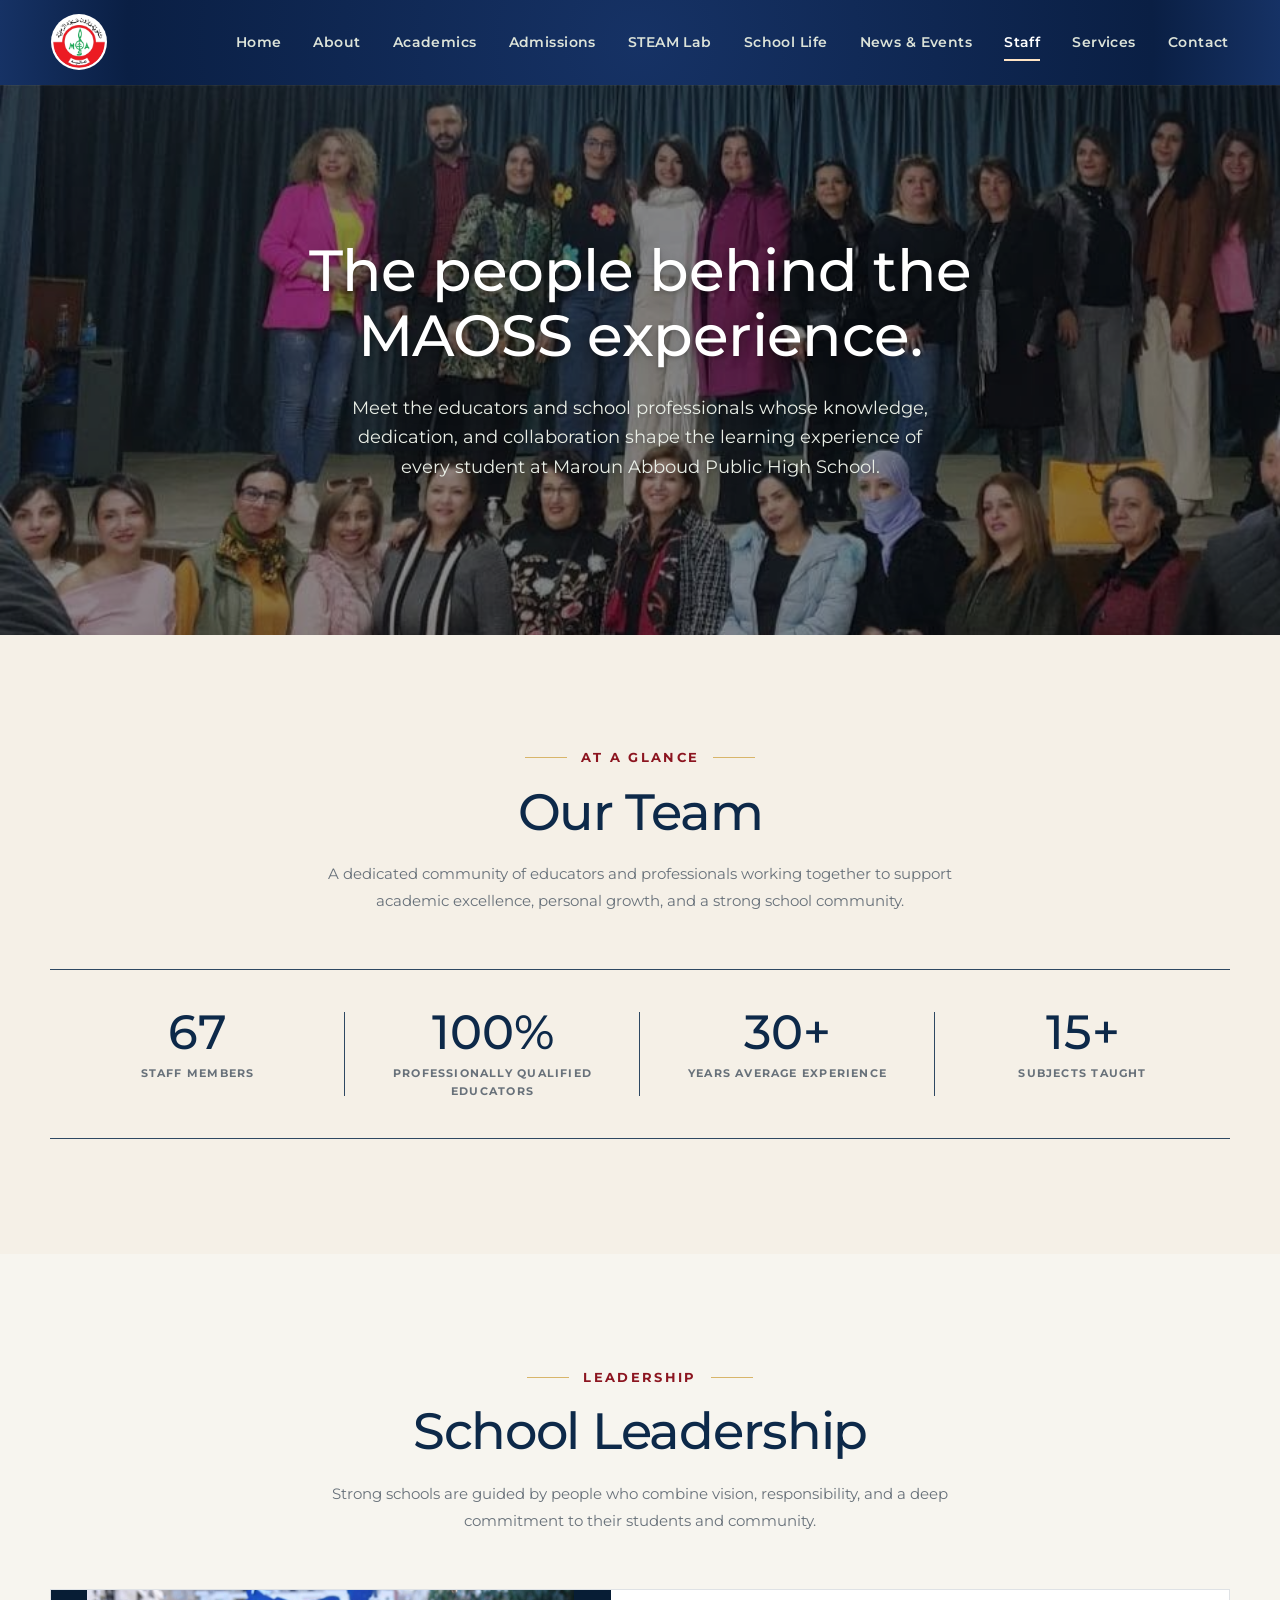
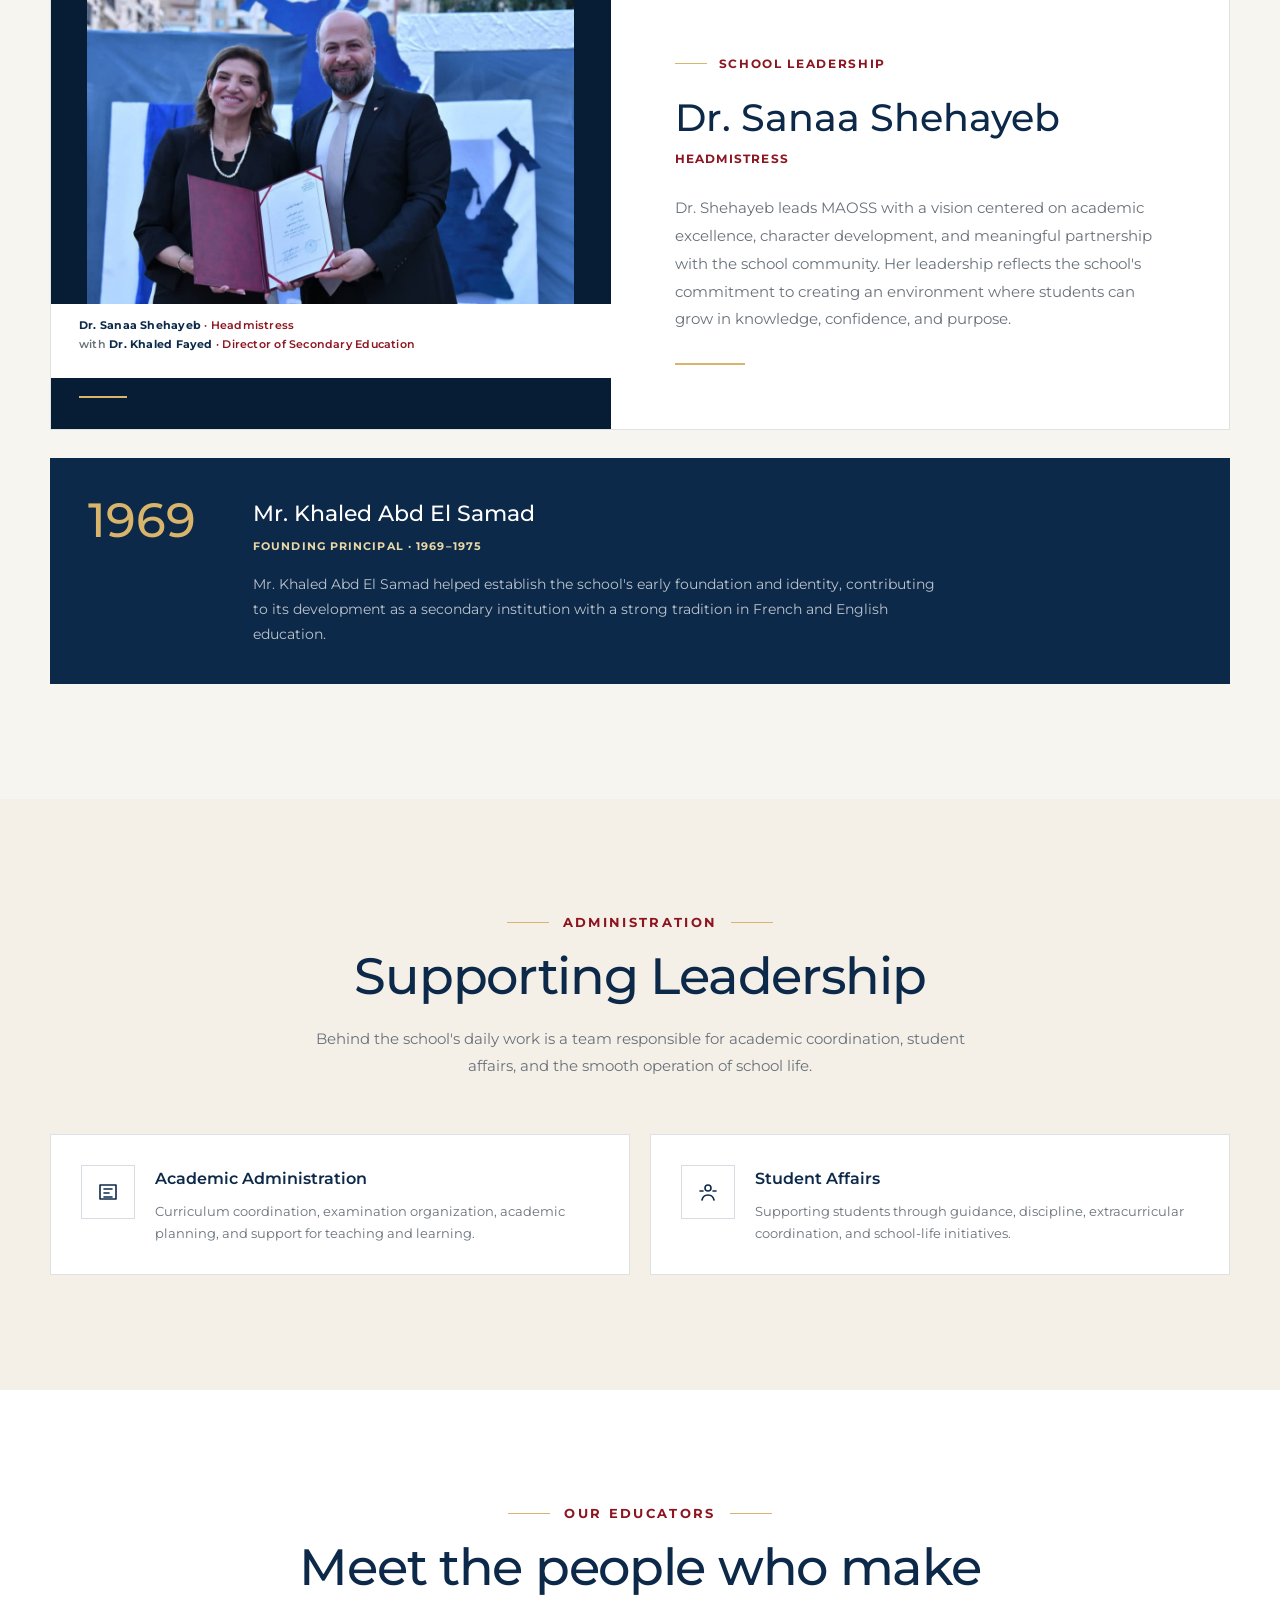
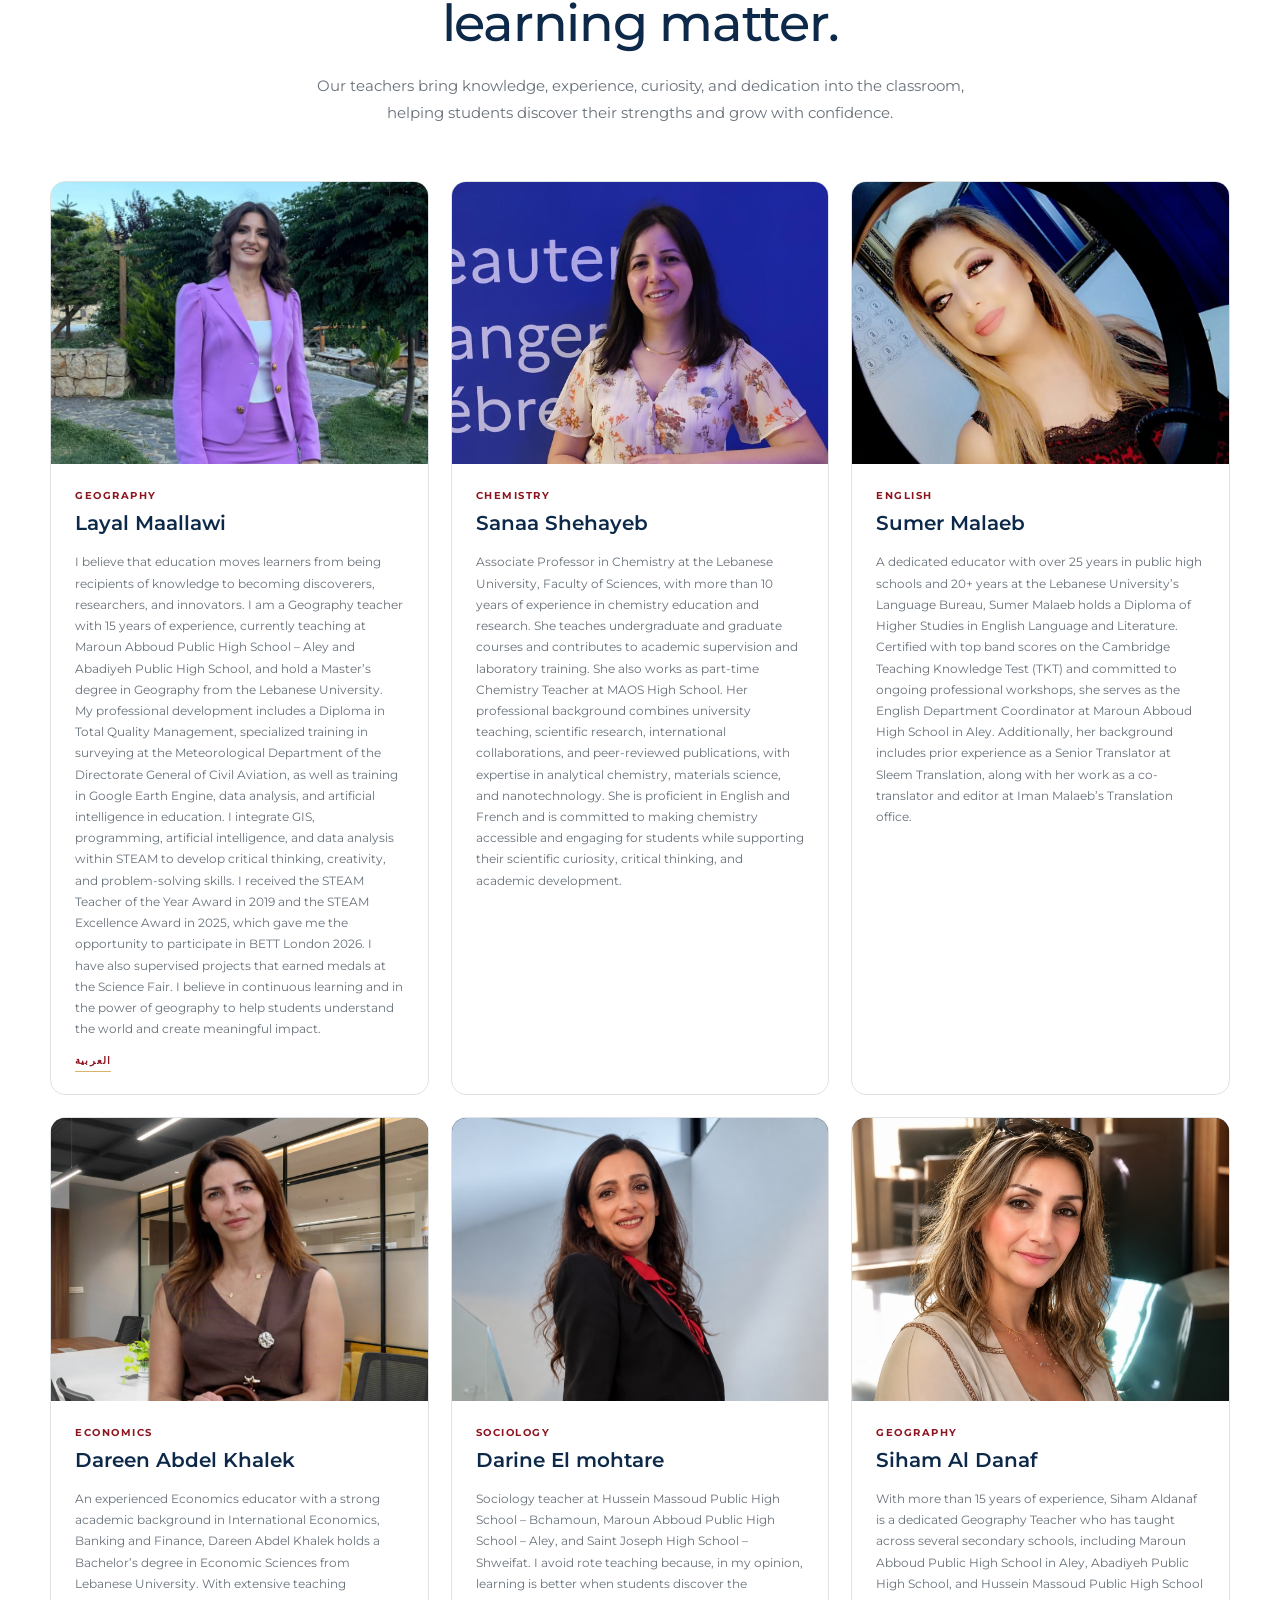
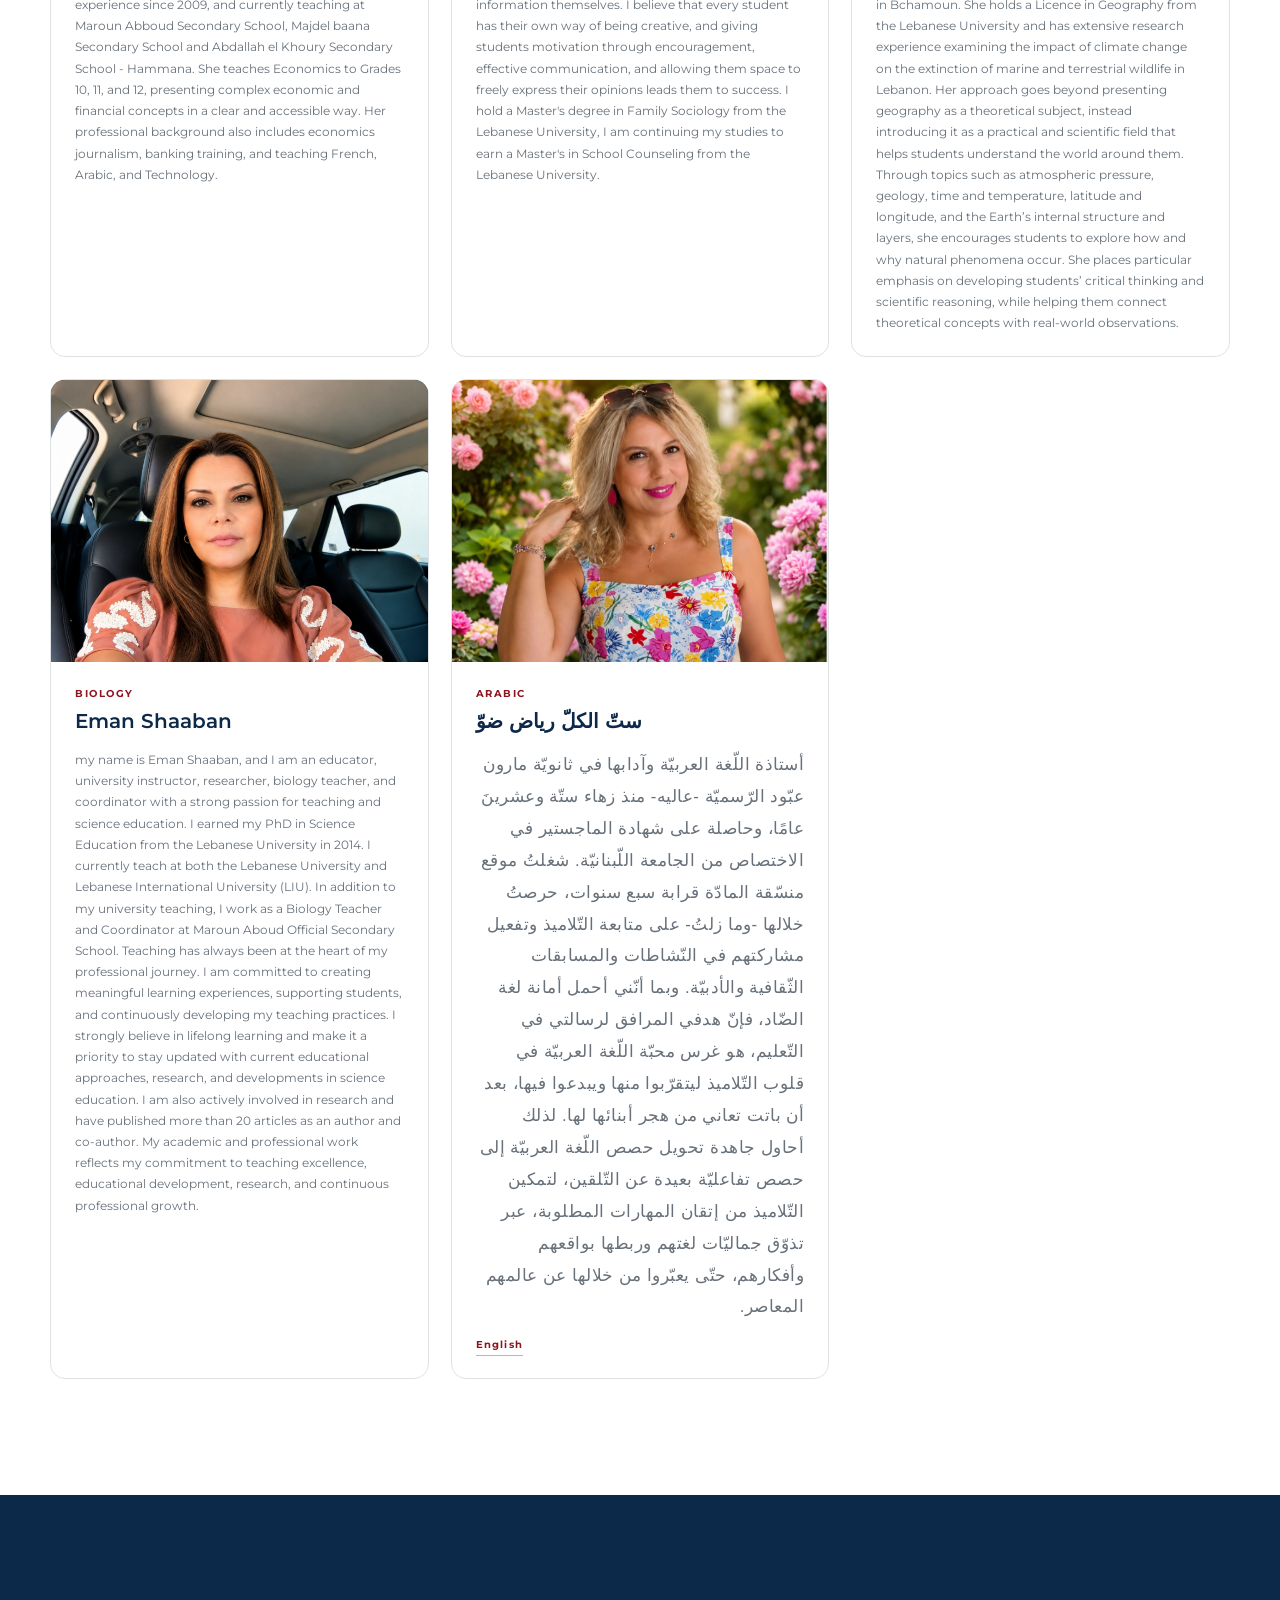
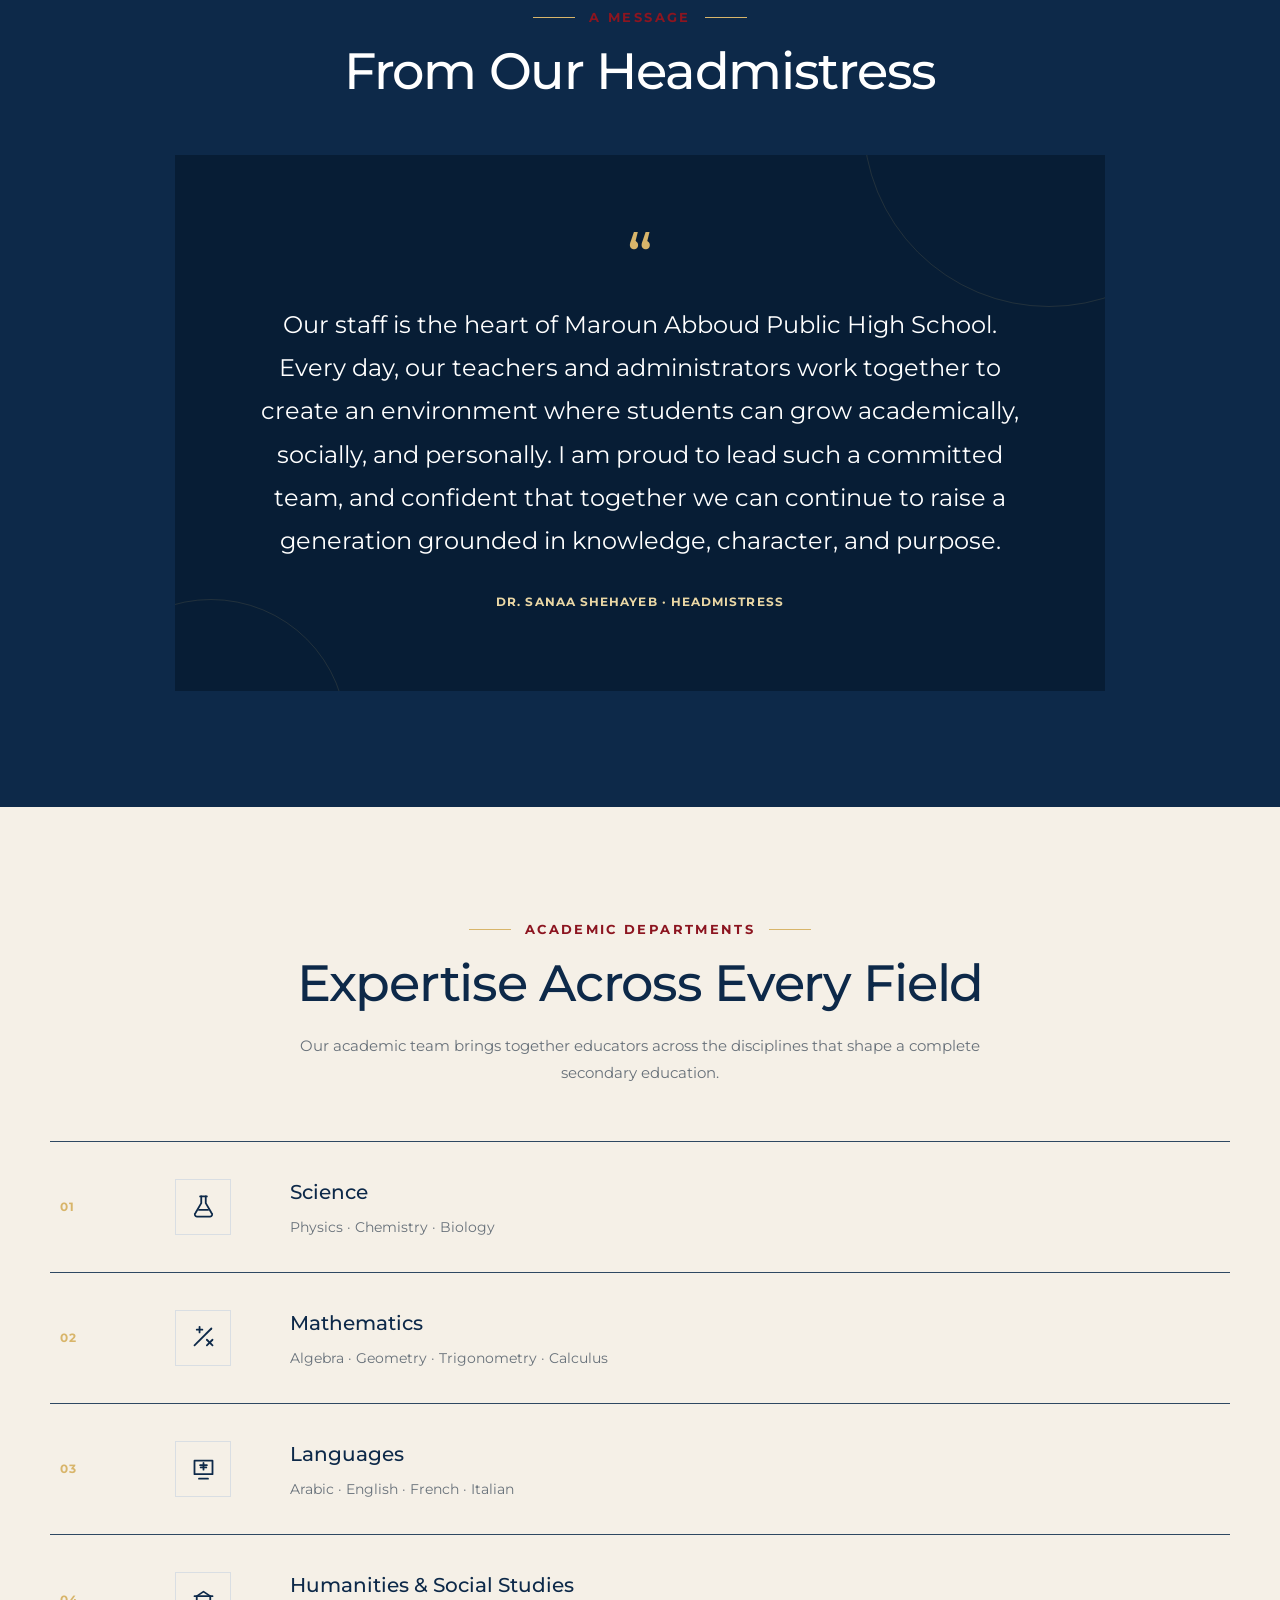
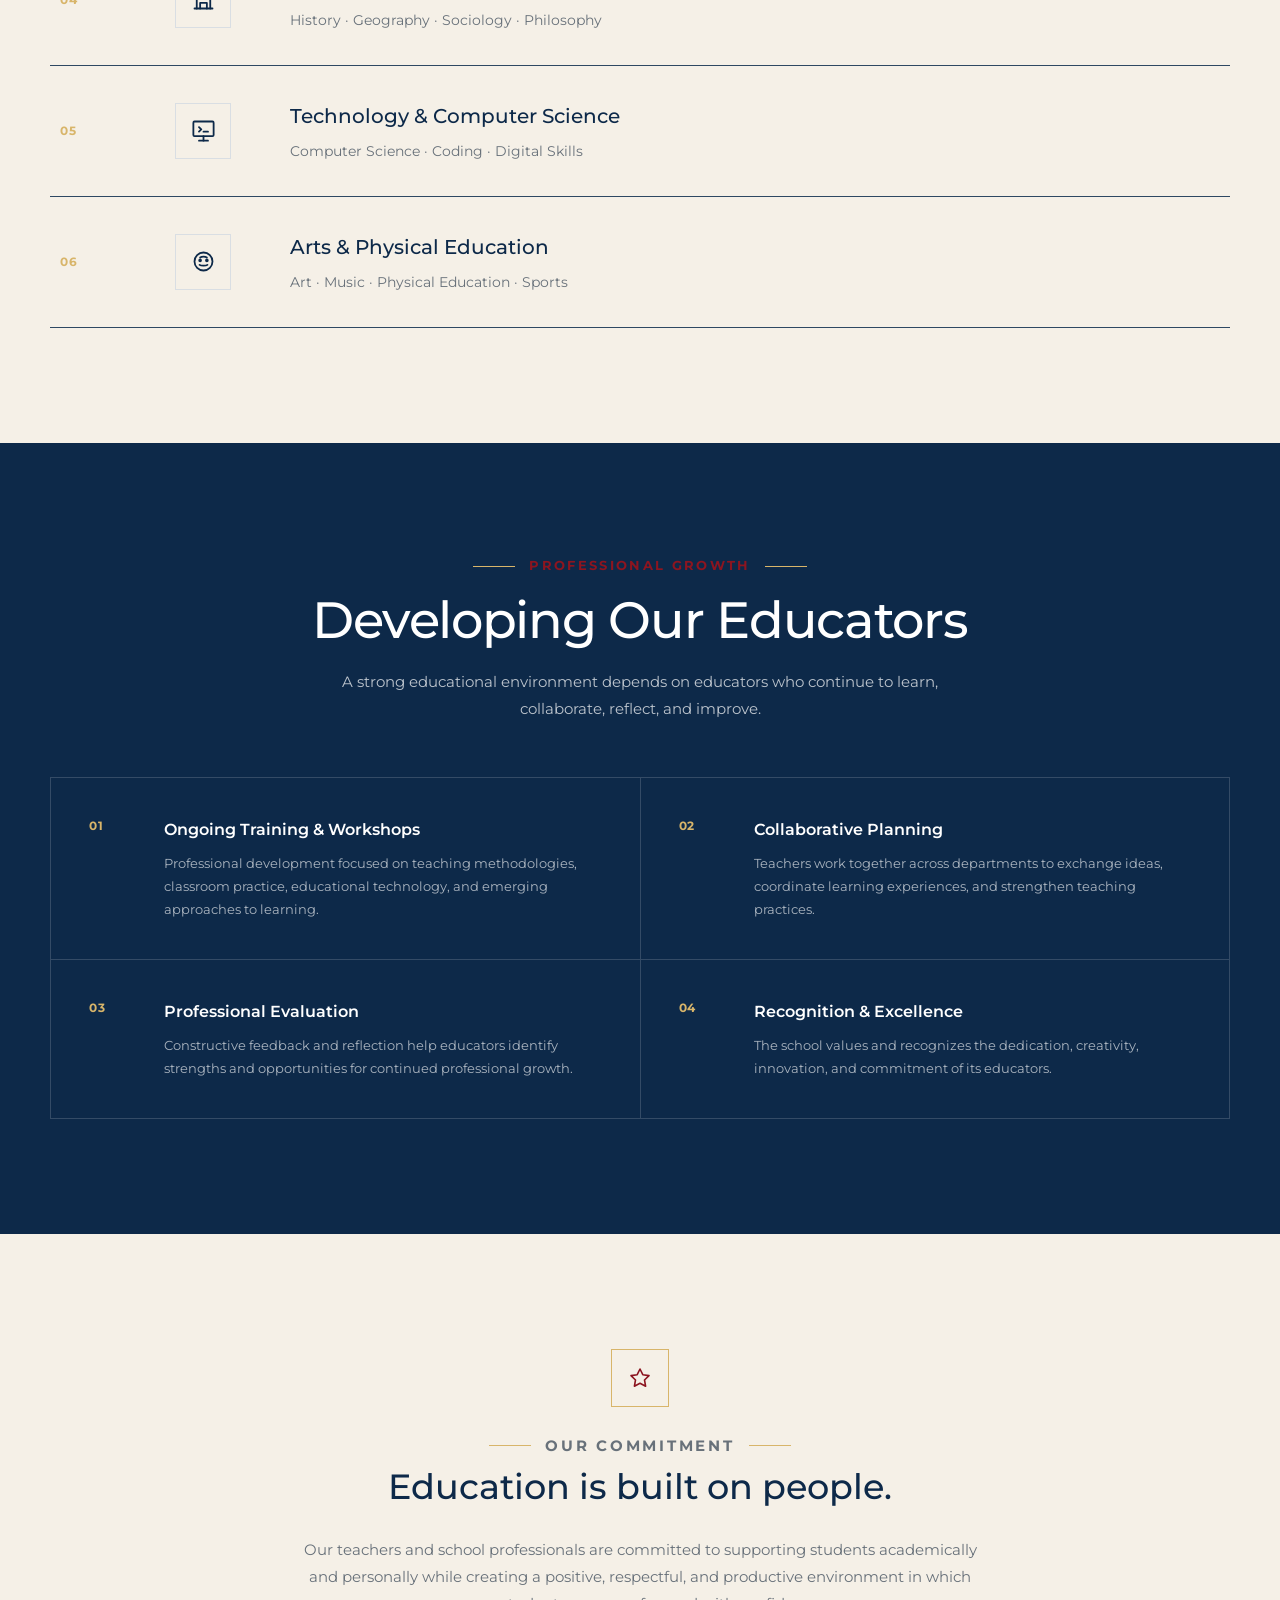
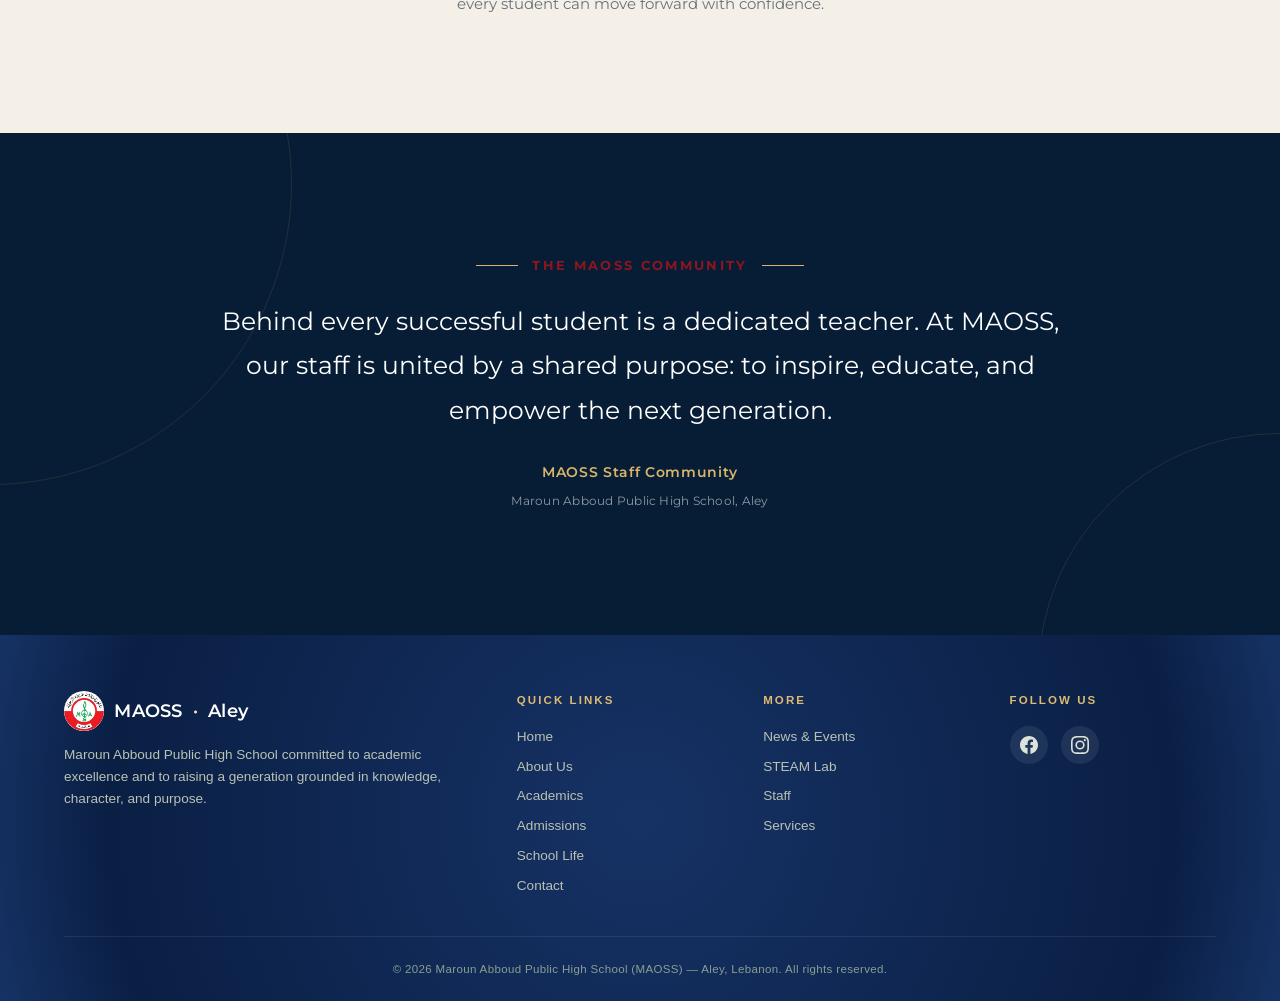
<file: staff.html>
<!DOCTYPE html>
<html lang="en">
<head>
  <meta charset="UTF-8">
  <meta name="viewport" content="width=device-width, initial-scale=1.0">

  <title>Staff — Maroun Abboud Public High School, Aley</title>
 <link rel="icon" type="image/png" href="./assets/MAOSS-logo-circle.png">
  <link rel="preconnect" href="https://fonts.googleapis.com">
  <link rel="preconnect" href="https://fonts.gstatic.com" crossorigin>

  <link
    href="https://fonts.googleapis.com/css2?family=Montserrat:wght@400;500;600;700&display=swap"
    rel="stylesheet"
  >

  <link rel="stylesheet" href="styles-1.css">

  <style>

    /* =========================================================
       MAOSS — STAFF PAGE
       Professional Institutional Design
       ========================================================= */

    :root{
      --navy:#0d2949;
      --navy-dark:#071d35;
      --burgundy:#8C1520;
      --gold:#d8b56a;
      --gold-light:#ead7a5;
      --cream:#f7f5ef;
      --white:#ffffff;
      --text:#24303b;
      --muted:#68717a;
      --line:#dfe2e5;
    }

    *{
      box-sizing:border-box;
    }

    body{
      margin:0;
      font-family:'Montserrat',sans-serif;
      color:var(--text);
    }


    /* =========================================================
       HERO
       ========================================================= */

    .staff-hero{
      position:relative;
      min-height:clamp(440px,82vh,760px);
      display:flex;
      align-items:center;
      justify-content:center;
      overflow:hidden;
      color:#ffffff;
    }

    .staff-hero-media{
      position:absolute;
      inset:0;
      z-index:0;
    }

    .staff-hero-media img{
      width:100%;
      height:100%;
      object-fit:cover;
      object-position:center;
      display:block;
    }

    .staff-hero-media::after{
      content:"";
      position:absolute;
      inset:0;
     background:rgba(0, 0, 0, 0.58);
    }

    .staff-hero::before{
      content:"";
      position:absolute;
      width:520px;
      height:520px;
      border:1px solid rgba(216,181,106,.18);
      border-radius:50%;
      right:-180px;
      bottom:-220px;
      z-index:1;
    }

    .staff-hero::after{
      content:"";
      position:absolute;
      width:300px;
      height:300px;
      border:1px solid rgba(216,181,106,.12);
      border-radius:50%;
      right:30px;
      bottom:-150px;
      z-index:1;
    }

    .staff-hero .hero-inner{
      position:relative;
      z-index:3;
      width:100%;
    }

    .staff-hero .container{
      max-width:1200px;
      margin:0 auto;
      padding:0 40px;
    }

    .staff-hero .hero-eyebrow{
      display:flex;
      align-items:center;
      gap:14px;
      margin-bottom:20px;
      font-size:13px;
      font-weight:700;
      letter-spacing:.16em;
      text-transform:uppercase;
      color:var(--gold-light);
    }

    .staff-hero .hero-eyebrow::before{
      content:"";
      width:46px;
      height:1px;
      background:var(--gold);
    }

    .staff-hero h1{
      margin:0;
      max-width:800px;
      font-family:'Montserrat',sans-serif;
      font-weight:500;
      /*font-size:clamp(2.2rem,4vw,3.25rem);*/
      font-size: clamp(2rem, 5.2vw, 3.6rem);
      line-height:1.1;
      letter-spacing:-.025em;
    }

    .staff-hero .hero-lede{
      max-width:650px;
      margin:25px 0 0;
      font-size:clamp(.95rem,1.5vw,1.08rem);
      line-height:1.8;
      color:rgba(255,255,255,.84);
    }


    /* =========================================================
       GENERAL SECTION
       ========================================================= */

    .staff-section{
      width:100%;
      padding:clamp(80px,9vw,125px) 30px;
    }

    .staff-section.alt-bg{
      background:var(--cream);
    }

    .staff-section.dark-section{
      background:var(--navy);
      color:#ffffff;
    }

    .staff-section-inner{
      width:min(1180px,100%);
      margin:0 auto;
    }


    /* =========================================================
       PROFESSIONAL SECTION HEAD
       ========================================================= */

    .section-head{
      max-width:760px;
      margin:0 auto 55px;
      text-align:center;
    }


    /* =========================================================
       EYEBROW
       Consistent with the rest of the website
       ========================================================= */

    .section-eyebrow{
      display:flex;
      align-items:center;
      justify-content:center;
      gap:14px;

      margin:0 0 18px;

      font-family:'Montserrat',sans-serif;
      color:#8C1520;
      font-size:13px;
      font-weight:700;
      line-height:1.2;
      letter-spacing:0.18em;
      text-transform:uppercase;
    }

    .section-eyebrow::before,
    .section-eyebrow::after{
      content:"";
      width:42px;
      height:1px;
      background:#d8b56a;
    }


    /* =========================================================
       SECTION TITLE
       ========================================================= */

    .section-head h2{
      margin:0;
      font-family:'Montserrat',sans-serif;
      font-weight:500;
      font-size:clamp(2.2rem,4vw,3.25rem);
      line-height:1.1;
      letter-spacing:-.025em;
      color:#0d2949;
    }


    /* =========================================================
       SECTION DESCRIPTION
       Does NOT affect the eyebrow
       ========================================================= */

    .section-head > p:not(.section-eyebrow){
      margin:20px auto 0;
      max-width:680px;

      font-family:'Montserrat',sans-serif;
      font-size:.94rem;
      font-weight:400;
      line-height:1.8;

      letter-spacing:normal;
      text-transform:none;

      color:#68717a;
    }


    /* =========================================================
       DARK SECTIONS
       Eyebrow keeps the same burgundy identity
       ========================================================= */

    .dark-section .section-eyebrow{
      color:#8C1520;
    }

    .dark-section .section-head h2{
      color:#ffffff;
    }

    .dark-section .section-head > p:not(.section-eyebrow){
      color:rgba(255,255,255,.72);
    }


    /* =========================================================
       AT A GLANCE
       ========================================================= */

    .overview-grid{
      display:grid;
      grid-template-columns:repeat(4,1fr);
      border-top:1px solid  #2e4862;
      border-bottom:1px solid  #2e4862;
    }

    .overview-stat{
      position:relative;
      padding:38px 24px;
      text-align:center;
    }

    .overview-stat:not(:last-child)::after{
      content:"";
      position:absolute;
      top:25%;
      right:0;
      width:1px;
      height:50%;
      background:#2e4862;
    }

    .overview-number{
      display:block;
      margin-bottom:9px;
      font-family:'Montserrat',sans-serif;
      font-size:clamp(2rem,4vw,3rem);
      font-weight:500;
      line-height:1;
      color:var(--navy);
    }

    .overview-label{
      display:block;
      font-size:11px;
      font-weight:700;
      letter-spacing:.11em;
      text-transform:uppercase;
      color:var(--muted);
    }


    /* =========================================================
       ICON SYSTEM
       ========================================================= */

    .staff-icon{
      width:24px;
      height:24px;
      display:block;
      fill:none;
      stroke:currentColor;
      stroke-width:1.6;
      stroke-linecap:round;
      stroke-linejoin:round;
    }

    .icon-frame{
      width:54px;
      height:54px;
      display:flex;
      align-items:center;
      justify-content:center;
      border:1px solid rgba(216,181,106,.55);
      color:var(--gold);
      flex-shrink:0;
    }


    /* =========================================================
       LEADERSHIP
       ========================================================= */

    .leadership-feature{
      display:grid;
      grid-template-columns:minmax(360px,.95fr) minmax(350px,1.05fr);
      background:#ffffff;
      border:1px solid var(--line);
      overflow:hidden;
    }


    /* =========================================================
       LEADER PHOTO
       ========================================================= */

    .leader-photo{
      position:relative;
      background:var(--navy-dark);
      overflow:hidden;
      display:flex;
      flex-direction:column;
      justify-content:flex-start;
    }

    .leader-photo img{
      width:100%;
      height:auto;
      aspect-ratio:16 / 9;
      object-fit:contain;
      object-position:center;
      display:block;
      background:var(--navy-dark);
    }

    .leader-photo::after{
      content:"";
      width:48px;
      height:2px;
      background:var(--gold);
      margin:18px 0 0 28px;
    }


    /* =========================================================
       PHOTO CAPTION
       ========================================================= */

    .leader-photo-caption{
      padding:12px 28px 24px;
      background:#ffffff;
    }

    .leader-photo-caption p{
      margin:0;
      font-family:'Montserrat',sans-serif;
      font-size:11px;
      font-weight:600;
      line-height:1.7;
      letter-spacing:.02em;
      color:var(--muted);
    }

    .leader-photo-caption strong{
      color:var(--navy);
      font-weight:700;
    }

    .leader-photo-caption span{
      color:var(--burgundy);
    }


    /* =========================================================
       LEADER CONTENT
       ========================================================= */

    .leader-content{
      display:flex;
      flex-direction:column;
      justify-content:center;
      padding:clamp(35px,5vw,70px);
    }

    .leader-kicker{
      display:flex;
      align-items:center;
      gap:12px;
      margin-bottom:22px;
      color:var(--burgundy);
      font-size:12px;
      font-weight:700;
      letter-spacing:.14em;
      text-transform:uppercase;
    }

    .leader-kicker::before{
      content:"";
      width:32px;
      height:1px;
      background:var(--gold);
    }

    .leader-content h3{
      margin:0;
      color:var(--navy);
      font-size:clamp(1.7rem,3vw,2.35rem);
      font-weight:500;
      line-height:1.2;
    }

    .leader-role{
      display:block;
      margin-top:9px;
      color:var(--burgundy);
      font-size:12px;
      font-weight:700;
      letter-spacing:.1em;
      text-transform:uppercase;
    }

    .leader-content p{
      margin:26px 0 0;
      max-width:580px;
      color:var(--muted);
      font-size:.94rem;
      line-height:1.85;
    }

    .leader-line{
      width:70px;
      height:2px;
      margin-top:30px;
      background:var(--gold);
    }


    /* =========================================================
       FOUNDING LEGACY
       ========================================================= */

    .legacy-block{
      display:grid;
      grid-template-columns:130px 1fr;
      gap:35px;
      margin-top:28px;
      padding:38px;
      background:var(--navy);
      color:#ffffff;
    }

    .legacy-year{
      font-size:clamp(2rem,4vw,3rem);
      font-weight:500;
      color:var(--gold);
      line-height:1;
    }

    .legacy-content h3{
      margin:0;
      font-size:1.35rem;
      font-weight:500;
    }

    .legacy-content .legacy-role{
      display:block;
      margin-top:7px;
      color:var(--gold-light);
      font-size:11px;
      font-weight:700;
      letter-spacing:.1em;
      text-transform:uppercase;
    }

    .legacy-content p{
      margin:17px 0 0;
      max-width:700px;
      color:rgba(255,255,255,.72);
      font-size:.88rem;
      line-height:1.75;
    }


    /* =========================================================
       ADMINISTRATIVE ROLES
       ========================================================= */

    .role-grid{
      display:grid;
      grid-template-columns:repeat(2,1fr);
      gap:20px;
    }

    .role-card{
      display:flex;
      align-items:flex-start;
      gap:20px;
      padding:30px;
      background:#ffffff;
      border:1px solid var(--line);
      transition:
        transform .25s ease,
        border-color .25s ease,
        box-shadow .25s ease;
    }

    .role-card:hover{
      transform:translateY(-4px);
      border-color:rgba(216,181,106,.75);
      box-shadow:0 18px 40px rgba(13,41,73,.08);
    }

    .role-card .icon-frame{
      color:var(--navy);
      border-color:#d7dde2;
    }

    .role-card h3{
      margin:0;
      color:var(--navy);
      font-size:1.02rem;
      font-weight:600;
    }

    .role-card p{
      margin:9px 0 0;
      color:var(--muted);
      font-size:.84rem;
      line-height:1.65;
    }


    /* =========================================================
       MESSAGE FROM HEADMISTRESS
       ========================================================= */

    .headmistress-message{
      position:relative;
      max-width:930px;
      margin:0 auto;
      padding:clamp(45px,7vw,80px);
      background:var(--navy-dark);
      overflow:hidden;
      text-align:center;
    }

    .headmistress-message::before,
    .headmistress-message::after{
      content:"";
      position:absolute;
      border:1px solid rgba(216,181,106,.13);
      border-radius:50%;
    }

    .headmistress-message::before{
      width:370px;
      height:370px;
      top:-220px;
      right:-130px;
    }

    .headmistress-message::after{
      width:270px;
      height:270px;
      bottom:-180px;
      left:-100px;
    }

    .quote-mark{
      position:relative;
      z-index:2;
      font-size:62px;
      line-height:.7;
      font-weight:500;
      color:var(--gold);
    }

    .headmistress-message blockquote{
      position:relative;
      z-index:2;
      max-width:760px;
      margin:25px auto 0;
      font-family:'Montserrat',sans-serif;
      font-size:clamp(1.1rem,2vw,1.5rem);
      font-weight:400;
      line-height:1.8;
      color:#ffffff;
    }

    .message-signoff{
      position:relative;
      z-index:2;
      margin-top:30px;
      color:var(--gold-light);
      font-size:12px;
      font-weight:700;
      letter-spacing:.09em;
      text-transform:uppercase;
    }


    /* =========================================================
       ACADEMIC DEPARTMENTS
       ========================================================= */

    .department-list{
      border-top:1px solid #2e4862;
    }

    .department-item{
      display:grid;
      grid-template-columns:90px 90px 1fr;
      align-items:center;
      gap:25px;
      padding:34px 10px;
      border-bottom:1px solid #2e4862;
      transition:padding .25s ease;
    }

    .department-item:hover{
      padding-left:22px;
      padding-right:22px;
    }

    .department-number{
      font-size:12px;
      font-weight:700;
      letter-spacing:.1em;
      color:var(--gold);
    }

    .department-icon{
      width:56px;
      height:56px;
      display:flex;
      align-items:center;
      justify-content:center;
      color:var(--navy);
      border:1px solid #d9dee3;
    }

    .department-icon .staff-icon{
      width:27px;
      height:27px;
    }

    .department-content h3{
      margin:0;
      color:var(--navy);
      font-size:1.25rem;
      font-weight:500;
    }

    .department-content p{
      margin:8px 0 0;
      color:var(--muted);
      font-size:.86rem;
      line-height:1.6;
    }


    /* =========================================================
       PROFESSIONAL DEVELOPMENT
       ========================================================= */

    .development-list{
      display:grid;
      grid-template-columns:1fr 1fr;
      border-top:1px solid rgba(255,255,255,.16);
      border-left:1px solid rgba(255,255,255,.16);
    }

    .development-item{
      display:grid;
      grid-template-columns:55px 1fr;
      gap:20px;
      padding:38px;
      border-right:1px solid rgba(255,255,255,.16);
      border-bottom:1px solid rgba(255,255,255,.16);
    }

    .development-number{
      color:var(--gold);
      font-size:12px;
      font-weight:700;
      letter-spacing:.08em;
    }

    .development-item h3{
      margin:0;
      color:#ffffff;
      font-size:1.02rem;
      font-weight:600;
    }

    .development-item p{
      margin:10px 0 0;
      color:rgba(255,255,255,.65);
      font-size:.84rem;
      line-height:1.7;
    }


    /* =========================================================
       COMMITMENT
       ========================================================= */

    .commitment{
      max-width:850px;
      margin:0 auto;
      text-align:center;
    }

    .commitment-icon{
      width:58px;
      height:58px;
      margin:0 auto 25px;
      display:flex;
      align-items:center;
      justify-content:center;
      border:1px solid var(--gold);
      color:var(--burgundy);
    }

    .commitment h2{
      margin:0;
      color:var(--navy);
      font-size:clamp(1.7rem,3vw,2.2rem);
      font-weight:500;
    }

    .commitment p{
      max-width:700px;
      margin:20px auto 0;
      color:var(--muted);
      font-size:.95rem;
      line-height:1.8;
    }


    /* =========================================================
       CLOSING
       ========================================================= */

    .staff-closing{
      position:relative;
      overflow:hidden;
      margin-bottom:0;
      padding:clamp(85px,10vw,125px) 30px;
      background:var(--navy-dark);
      color:#ffffff;
      text-align:center;
    }

    .staff-closing::before,
    .staff-closing::after{
      content:"";
      position:absolute;
      border:1px solid rgba(216,181,106,.12);
      border-radius:50%;
      pointer-events:none;
    }

    .staff-closing::before{
      width:600px;
      height:600px;
      left:-310px;
      top:-250px;
    }

    .staff-closing::after{
      width:480px;
      height:480px;
      right:-240px;
      bottom:-280px;
    }

    .closing-inner{
      position:relative;
      z-index:2;
      max-width:850px;
      margin:0 auto;
    }

    .closing-eyebrow{
      display:flex;
      align-items:center;
      justify-content:center;
      gap:14px;
      margin-bottom:25px;

      color:#8C1520;
      font-size:13px;
      font-weight:700;
      line-height:1.2;
      letter-spacing:.18em;
      text-transform:uppercase;
    }

    .closing-eyebrow::before,
    .closing-eyebrow::after{
      content:"";
      width:42px;
      height:1px;
      background:var(--gold);
    }

    .staff-closing blockquote{
      margin:0;
      font-family:'Montserrat',sans-serif;
      font-size:clamp(1.15rem,2.2vw,1.55rem);
      font-weight:400;
      line-height:1.8;
      color:#ffffff;
    }

    .staff-closing .signoff{
      margin:30px 0 0;
      color:var(--gold);
      font-size:.85rem;
      font-weight:600;
      letter-spacing:.05em;
    }

    .staff-closing .signoff span{
      display:block;
      margin-top:7px;
      color:rgba(255,255,255,.55);
      font-size:.75rem;
      font-weight:400;
      letter-spacing:.02em;
    }


    /* =========================================================
       RESPONSIVE
       ========================================================= */

    @media(max-width:900px){

      .overview-grid{
        grid-template-columns:1fr 1fr;
      }

      .overview-stat:nth-child(2)::after{
        display:none;
      }

      .overview-stat:nth-child(-n+2){
        border-bottom:1px solid var(--line);
      }

      .leadership-feature{
        grid-template-columns:1fr;
      }

      .leader-photo img{
        aspect-ratio:16 / 9;
      }

      .department-item{
        grid-template-columns:65px 70px 1fr;
      }

    }


    @media(max-width:700px){

      .staff-section{
        padding-left:20px;
        padding-right:20px;
      }

      .staff-hero .container{
        padding:0 24px;
      }

    

      .overview-grid{
        grid-template-columns:1fr 1fr;
      }

      .overview-stat{
        padding:28px 12px;
      }

      .role-grid{
        grid-template-columns:1fr;
      }

      .legacy-block{
        grid-template-columns:1fr;
        gap:15px;
        padding:30px;
      }

      .development-list{
        grid-template-columns:1fr;
      }

      .development-item{
        padding:30px 25px;
      }

      .department-item{
        grid-template-columns:45px 58px 1fr;
        gap:15px;
        padding:28px 5px;
      }

      .department-icon{
        width:50px;
        height:50px;
      }

      .department-content h3{
        font-size:1.05rem;
      }

    }


    @media(max-width:480px){

      .section-eyebrow::before,
      .section-eyebrow::after,
      .closing-eyebrow::before,
      .closing-eyebrow::after{
        width:25px;
      }

      .overview-grid{
        grid-template-columns:1fr;
      }

      .overview-stat{
        border-bottom:1px solid var(--line);
      }

      .overview-stat:last-child{
        border-bottom:0;
      }

      .overview-stat::after{
        display:none !important;
      }

      .leader-photo img{
        aspect-ratio:16 / 9;
      }

      .leader-photo-caption{
        padding:10px 20px 22px;
      }

      .leader-photo-caption p{
        font-size:10px;
      }

      .leader-content{
        padding:35px 25px;
      }

      .role-card{
        padding:25px 20px;
      }

      .department-item{
        grid-template-columns:35px 52px 1fr;
        gap:12px;
      }

      .department-number{
        font-size:10px;
      }

      .department-icon{
        width:48px;
        height:48px;
      }

      .department-icon .staff-icon{
        width:23px;
        height:23px;
      }

      .department-content p{
        font-size:.78rem;
      }

      .headmistress-message{
        padding:45px 25px;
      }

    }




    /* =========================================================
   OUR EDUCATORS
   ========================================================= */

.educators-section{
  background:#ffffff;
}

.educators-grid{
  display:grid;
  grid-template-columns:repeat(3, 1fr);
  gap:22px;
}


/* =========================================================
   TEACHER CARD
   ========================================================= */

.teacher-card{
  background:#ffffff;
  border:1px solid var(--line);
  overflow:hidden;

  transition:
    transform .3s ease,
    box-shadow .3s ease,
    border-color .3s ease;
    border-radius:15px;
}

.teacher-card:hover{
  transform:translateY(-5px);
  border-color:rgba(216,181,106,.7);
  box-shadow:0 16px 35px rgba(13,41,73,.09);

}


/* =========================================================
   PHOTO
   ========================================================= */

.teacher-photo{
  width:100%;
  aspect-ratio:4 / 3;
  overflow:hidden;
  background:var(--navy-dark);
}

.teacher-photo img{
  width:100%;
  height:100%;
  display:block;

  object-fit:cover;
  object-position:center;

  transition:transform .5s ease;
}

.teacher-card:hover .teacher-photo img{
  transform:scale(1.04);
}


/* =========================================================
   CONTENT
   ========================================================= */

.teacher-content{
  padding:24px 24px 22px;
}


/* =========================================================
   SUBJECT
   ========================================================= */

.teacher-subject{
  margin:0 0 7px;

  color:var(--burgundy);

  font-size:10px;
  font-weight:700;
  letter-spacing:.15em;
  text-transform:uppercase;
}


/* =========================================================
   NAME
   ========================================================= */

.teacher-name{
  margin:0;

  color:var(--navy);

  font-size:1.25rem;
  font-weight:600;
  line-height:1.25;
}


/* =========================================================
   DESCRIPTION
   ========================================================= */

.teacher-description{
  margin:15px 0 0;

  color:var(--muted);

  font-size:.78rem;
  line-height:1.7;
}


/* =========================================================
   LANGUAGE BUTTON
   ========================================================= */

.teacher-language-toggle{
  display:inline-block;

  margin-top:15px;
  padding:0;

  border:0;
  background:none;

  color:var(--burgundy);

  font-family:'Montserrat',sans-serif;
  font-size:10px;
  font-weight:700;
  letter-spacing:.12em;

  cursor:pointer;

  transition:color .25s ease;
}

.teacher-language-toggle:hover{
  color:var(--navy);
}

.teacher-language-toggle::after{
  content:"";

  display:block;

  width:100%;
  height:1px;

  margin-top:4px;

  background:var(--gold);
}


/* =========================================================
   ARABIC
   ========================================================= */

.teacher-description[dir="rtl"]{
  direction:rtl;
  text-align:right;

  font-family:Arial, "Noto Sans Arabic", sans-serif;
  line-height:1.9;
  font-size:1.05em;
  letter-spacing:0.03em;
}


/* =========================================================
   TABLET
   ========================================================= */

@media(max-width:950px){

  .educators-grid{
    grid-template-columns:repeat(2, 1fr);
  }




 /* =========================================================
   MISS DAREEN — PORTRAIT IMAGE
   ========================================================= */

.teacher-photo img.teacher-portrait{
  width:100%;
  height:100%;

  object-fit:contain;
  object-position:center;

  display:block;
  margin:auto;

  background:#eef1f4;
}
}


/* =========================================================
   MOBILE
   ========================================================= */

@media(max-width:600px){

  .educators-grid{
    grid-template-columns:1fr;
  }

  .teacher-content{
    padding:22px 20px 20px;
  }

}


/* =========================================================
   MISS DAREEN — PORTRAIT PHOTO
   ========================================================= */

.teacher-photo img.teacher-portrait{
  width:100%;
  height:100%;
  object-fit:contain;
  object-position:center;

  transform:scale(1.18);
  transition:transform .5s ease;
}

/* Slightly stronger zoom when hovering */
.teacher-card:hover .teacher-photo img.teacher-portrait{
  transform:scale(1.23);
}

  </style>
</head>


<body>

  <!-- =========================================================
       HEADER
       ========================================================= -->

  <header class="site-header">

    <div class="nav-inner">

      <a class="brand" href="index.html">
        <img src="./assets/MAOSS-logo-circle.png" alt="MAOSS Aley crest">
      </a>

      <nav class="nav-links">

        <a href="index.html">Home</a>
        <a href="about.html">About</a>
        <a href="academic.html">Academics</a>
        <a href="admission.html">Admissions</a>
        <a href="steam.html">STEAM Lab</a>
        <a href="students.html">School Life</a>
        <a href="news.html">News &amp; Events</a>
        <a href="staff.html" class="active">Staff</a>
        <a href="services.html">Services</a>
        <a href="contact.html">Contact</a>

      </nav>

      <button
        class="nav-toggle"
        id="navToggle"
        aria-expanded="false"
        aria-controls="navPanel"
        aria-label="Open menu">

        <span></span>
        <span></span>
        <span></span>

      </button>

    </div>

  </header>

<main>
  <div class="nav-backdrop" id="navBackdrop"></div>

  <div class="nav-panel" id="navPanel" aria-hidden="true">

    <nav>

      <a href="index.html">Home</a>
      <a href="about.html">About</a>
      <a href="academic.html">Academics</a>
      <a href="admission.html">Admissions</a>
      <a href="steam.html">STEAM Lab</a>
      <a href="students.html">School Life</a>
      <a href="news.html">News &amp; Events</a>
      <a href="staff.html" class="active">Staff</a>
      <a href="services.html">Services</a>
      <a href="contact.html">Contact</a>

    </nav>

  </div>


  <!-- =========================================================
       HERO
       ========================================================= 

  <section class="staff-hero">

    <div class="staff-hero-media">

      <img
        src="./assets/staff.jpg"
        alt="Maroun Abboud Public High School staff">

    </div>

    <div class="hero-inner">

      <div class="container">


        <h1>
          The people behind
          the MAOSS experience.
        </h1>

        <p class="hero-lede">
          Meet the educators and school professionals whose knowledge,
          dedication, and collaboration shape the learning experience
          of every student at Maroun Abboud Public High School.
        </p>

      </div>

    </div>

  </section> -->

   <section class="hero">
    <div class="hero-media">
  
    <img
        src="./assets/staff.jpg"
        alt="Maroun Abboud Public High School staff">
    </div>
    <div class="hero-inner">
      <div class="container">
        <h1>The people behind
          the MAOSS experience.</h1>
        <p class="hero-lede"> Meet the educators and school professionals whose knowledge,
          dedication, and collaboration shape the learning experience
          of every student at Maroun Abboud Public High School.</p>
      </div>
    </div>
  </section>



  <!-- =========================================================
       AT A GLANCE
       ========================================================= -->

  <section class="staff-section">

    <div class="staff-section-inner">

      <div class="section-head">

        <p class="section-eyebrow">
          At a Glance
        </p>

        <h2>
          Our Team
        </h2>

        <p>
          A dedicated community of educators and professionals working
          together to support academic excellence, personal growth,
          and a strong school community.
        </p>

      </div>


      <div class="overview-grid">

        <div class="overview-stat">
          <span class="overview-number">67</span>
          <span class="overview-label">Staff Members</span>
        </div>

        <div class="overview-stat">
          <span class="overview-number">100%</span>
          <span class="overview-label">Professionally Qualified Educators</span>
        </div>

        <div class="overview-stat">
          <span class="overview-number">30+</span>
          <span class="overview-label">Years Average Experience</span>
        </div>

        <div class="overview-stat">
          <span class="overview-number">15+</span>
          <span class="overview-label">Subjects Taught</span>
        </div>

      </div>

    </div>

  </section>


  <!-- =========================================================
       LEADERSHIP
       ========================================================= -->

  <section class="staff-section alt-bg">

    <div class="staff-section-inner">

      <div class="section-head">

        <p class="section-eyebrow">
          Leadership
        </p>

        <h2>
          School Leadership
        </h2>

        <p>
          Strong schools are guided by people who combine vision,
          responsibility, and a deep commitment to their students
          and community.
        </p>

      </div>


      <!-- LEADERSHIP FEATURE -->

      <div class="leadership-feature">


        <!-- PHOTO -->

        <div class="leader-photo">

          <img
            src="./assets/Dr.Sanaa-Sheyaeb.jpeg"
            alt="Dr. Sanaa Shehayeb with Dr. Khaled Fayed"
          >

          <!-- Small professional caption -->

          <div class="leader-photo-caption">

            <p>
              <strong>Dr. Sanaa Shehayeb</strong>
              <span>· Headmistress</span>
              <br>
              with <strong>Dr. Khaled Fayed</strong>
              <span>· Director of Secondary Education</span>
            </p>

          </div>

        </div>


        <!-- TEXT -->

        <div class="leader-content">

          <div class="leader-kicker">
            School Leadership
          </div>

          <h3>
            Dr. Sanaa Shehayeb
          </h3>

          <span class="leader-role">
            Headmistress
          </span>

          <p>
            Dr. Shehayeb leads MAOSS with a vision centered on academic
            excellence, character development, and meaningful partnership
            with the school community. Her leadership reflects the school's
            commitment to creating an environment where students can grow
            in knowledge, confidence, and purpose.
          </p>

          <div class="leader-line"></div>

        </div>

      </div>


      <!-- FOUNDING LEGACY -->

      <div class="legacy-block">

        <div class="legacy-year">
          1969
        </div>

        <div class="legacy-content">

          <h3>
            Mr. Khaled Abd El Samad
          </h3>

          <span class="legacy-role">
            Founding Principal · 1969–1975
          </span>

          <p>
            Mr. Khaled Abd El Samad helped establish the school's early
            foundation and identity, contributing to its development as
            a secondary institution with a strong tradition in French
            and English education.
          </p>

        </div>

      </div>

    </div>

  </section>


  <!-- =========================================================
       ADMINISTRATIVE TEAM
       ========================================================= -->

  <section class="staff-section">

    <div class="staff-section-inner">

      <div class="section-head">

        <p class="section-eyebrow">
          Administration
        </p>

        <h2>
          Supporting Leadership
        </h2>

        <p>
          Behind the school's daily work is a team responsible for
          academic coordination, student affairs, and the smooth
          operation of school life.
        </p>

      </div>


      <div class="role-grid">


        <!-- Academic Administration -->

        <div class="role-card">

          <div class="icon-frame">

            <svg class="staff-icon" viewBox="0 0 24 24">
              <path d="M4 5h16v14H4z"></path>
              <path d="M8 9h8"></path>
              <path d="M8 13h5"></path>
              <path d="M8 17h8"></path>
            </svg>

          </div>

          <div>

            <h3>
              Academic Administration
            </h3>

            <p>
              Curriculum coordination, examination organization,
              academic planning, and support for teaching and learning.
            </p>

          </div>

        </div>


        <!-- Student Affairs -->

        <div class="role-card">

          <div class="icon-frame">

            <svg class="staff-icon" viewBox="0 0 24 24">
              <circle cx="12" cy="8" r="3"></circle>
              <path d="M6 20c.7-3.4 2.7-5 6-5s5.3 1.6 6 5"></path>
              <path d="M4 11h3"></path>
              <path d="M17 11h3"></path>
            </svg>

          </div>

          <div>

            <h3>
              Student Affairs
            </h3>

            <p>
              Supporting students through guidance, discipline,
              extracurricular coordination, and school-life initiatives.
            </p>

          </div>

        </div>


      </div>

    </div>

  </section>


  <!-- =========================================================
     OUR EDUCATORS
     =================================================================================== -->

<section class="staff-section educators-section">

  <div class="staff-section-inner">

    <div class="section-head">

      <p class="section-eyebrow">
        Our Educators
      </p>

      <h2>
        Meet the people who make learning matter.
      </h2>

      <p>
        Our teachers bring knowledge, experience, curiosity, and
        dedication into the classroom, helping students discover
        their strengths and grow with confidence.
      </p>

    </div>


    <!-- =====================================================
         TEACHERS GRID
         ===================================================== -->

    <div class="educators-grid">




      


      <!-- ===================================================
           GEOGRAPHY TEACHER
           Arabic version available
           =================================================== -->

      <article class="teacher-card">

        <div class="teacher-photo">

          <img
            src="./assets/teachers/MissLayal-geo.png"
            alt="Geography teacher at Maroun Abboud Public High School"
          >

        </div>


        <div class="teacher-content">

          <p class="teacher-subject">
            Geography
          </p>

          <h3 class="teacher-name">
            Layal Maallawi
          </h3>

         <p
  class="teacher-description"
  data-english="I believe that education moves learners from being recipients of knowledge to becoming discoverers, researchers, and innovators. I am a Geography teacher with 15 years of experience, currently teaching at Maroun Abboud Public High School – Aley and Abadiyeh Public High School, and hold a Master’s degree in Geography from the Lebanese University. My professional development includes a Diploma in Total Quality Management, specialized training in surveying at the Meteorological Department of the Directorate General of Civil Aviation, as well as training in Google Earth Engine, data analysis, and artificial intelligence in education. I integrate GIS, programming, artificial intelligence, and data analysis within STEAM to develop critical thinking, creativity, and problem-solving skills. I received the STEAM Teacher of the Year Award in 2019 and the STEAM Excellence Award in 2025, which gave me the opportunity to participate in BETT London 2026. I have also supervised projects that earned medals at the Science Fair. I believe in continuous learning and in the power of geography to help students understand the world and create meaningful impact."

  data-arabic="أؤمن بأن التعليم الحقيقي يبدأ عندما ينتقل المتعلم من موقع المتلقي للمعرفة إلى موقع المكتشف والباحث وصانع المعرفة والمبتكر. ومن هذا الإيمان، أمارس التعليم منذ أكثر من 15 عامًا، وأسعى إلى تقديم الجغرافيا بوصفها مجالًا حيًا لفهم العالم وتحليل تحوّلاته، وليس مجرد مجموعة من الخرائط والمعلومات. أدرّس حاليًا في ثانوية مارون عبود الرسمية – عاليه وثانوية العبادية الرسمية، وأحمل درجة الماجستير في الجغرافيا من الجامعة اللبنانية – كلية الآداب والعلوم الإنسانية. وقد دعمت مسيرتي الأكاديمية والتربوية بمجموعة من الشهادات والتدريبات المتخصصة، من بينها دبلوم في إدارة الجودة الشاملة، وتدريب متخصص في الاستطلاع في مصلحة الأرصاد الجوية بالمديرية العامة للطيران المدني، وتدريب في Google Earth Engine في برلين، إلى جانب التدريب في تحليل البيانات باستخدام SPSS والذكاء الاصطناعي في التعليم من خلال برنامج AI for Educators. في ممارستي التعليمية، أدمج نظم المعلومات الجغرافية (GIS)، والبرمجة، والذكاء الاصطناعي، وتحليل البيانات والأدوات الرقمية مع منهجيات STEAM، بهدف تحويل المفاهيم الجغرافية إلى تجارب تعلم قائمة على البحث والاستقصاء والتجريب وحل المشكلات. وأحرص على أن يكون المتعلم شريكًا في بناء المعرفة، قادرًا على طرح الأسئلة، وتحليل البيانات، وتوظيف التكنولوجيا، وتحويل الأفكار إلى مشاريع وحلول ذات معنى. وقد تُوّج هذا التوجه بعدد من الإنجازات التربوية والعلمية، من أبرزها الحصول على جائزة STEAM Teacher of the Year على مستوى الشرق الأوسط وشمال أفريقيا عام 2019، ثم STEAM Excellence Award عام 2025، التي أتاحت لي المشاركة في BETT London 2026، أحد أبرز المؤتمرات العالمية في مجال تكنولوجيا التعليم. كما شاركت كأستاذة مشرفة في مباراة العلوم، وحققت المشاريع التي أشرفت عليها ميداليات ذهبية وفضية وبرونزية خلال عامي 2023–2024 و2024–2025. كما أشارك باستمرار في المؤتمرات والفعاليات والمبادرات التربوية في عدد من الجامعات والمؤسسات التعليمية، انطلاقًا من إيماني بأن التعلم المستمر والتطوير المهني ليسا خيارًا، بل أساسًا لممارسة تعليمية قادرة على مواكبة حاجات المستقبل. أؤمن بأن الجغرافيا تمنح المتعلم أدوات لفهم المكان والإنسان والعلاقات التي تشكل عالمنا. لذلك أطمح إلى أن يكون كل درس مساحة للاكتشاف، وكل مشروع فرصة للإبداع، وكل متعلم قادرًا على تحويل المعرفة إلى فكرة، والفكرة إلى أثر."

>
  I believe that education moves learners from being recipients of knowledge to becoming discoverers, researchers, and innovators. I am a Geography teacher with 15 years of experience, currently teaching at Maroun Abboud Public High School – Aley and Abadiyeh Public High School, and hold a Master’s degree in Geography from the Lebanese University. My professional development includes a Diploma in Total Quality Management, specialized training in surveying at the Meteorological Department of the Directorate General of Civil Aviation, as well as training in Google Earth Engine, data analysis, and artificial intelligence in education. I integrate GIS, programming, artificial intelligence, and data analysis within STEAM to develop critical thinking, creativity, and problem-solving skills. I received the STEAM Teacher of the Year Award in 2019 and the STEAM Excellence Award in 2025, which gave me the opportunity to participate in BETT London 2026. I have also supervised projects that earned medals at the Science Fair. I believe in continuous learning and in the power of geography to help students understand the world and create meaningful impact.
</p>


          <!-- Arabic button ONLY for teachers who provided Arabic -->

          <button
            class="teacher-language-toggle"
            type="button"
            aria-label="Show Arabic description"
          >
            العربية
          </button>

        </div>

      </article>



      <!-- ===================================================
           CHEMISTRY TEACHER
           English only — NO Arabic button
           =================================================== -->

      <article class="teacher-card">

        <div class="teacher-photo">

          <img
            src="./assets/teachers/MissSanaa-Chem.jpeg"
            alt="Chemistry teacher at Maroun Abboud Public High School"
          >

        </div>


        <div class="teacher-content">

          <p class="teacher-subject">
            Chemistry
          </p>

          <h3 class="teacher-name">
            Sanaa Shehayeb
          </h3>

          <p class="teacher-description">

           Associate Professor in Chemistry at the Lebanese University, Faculty of Sciences, with more than 10 years of experience in chemistry education and research. She teaches undergraduate and graduate courses and contributes to academic supervision and laboratory training. She also works as part-time Chemistry Teacher at MAOS High School. Her professional background combines university teaching, scientific research, international collaborations, and peer-reviewed publications, with expertise in analytical chemistry, materials science, and nanotechnology. She is proficient in English and French and is committed to making chemistry accessible and engaging for students while supporting their scientific curiosity, critical thinking, and academic development.

          </p>

        </div>

      </article>


       <!-- ===================================================
           English TEACHER
           English only — NO Arabic button
           =================================================== -->

      <article class="teacher-card">

        <div class="teacher-photo">

          <img
            src="./assets/teachers/MissSumer-Eng.jpeg"
            alt="English teacher at Maroun Abboud Public High School"
          >

        </div>


        <div class="teacher-content">

          <p class="teacher-subject">
            English
          </p>

          <h3 class="teacher-name">
             Sumer Malaeb
          </h3>

          <p class="teacher-description">
A dedicated educator with over 25 years in public high schools and 20+ years at the Lebanese University’s Language Bureau, Sumer Malaeb holds a Diploma of Higher Studies in English Language and Literature. Certified with top band scores on the Cambridge Teaching Knowledge Test (TKT) and committed to ongoing professional workshops, she serves as the English Department Coordinator at Maroun Abboud High School in Aley. Additionally, her background includes prior experience as a Senior Translator at Sleem Translation, along with her work as a co-translator and editor at Iman Malaeb’s Translation office.
          </p>

        </div>

      </article>

 

      <!-- ===================================================
           Economics TEACHER
           English only — NO Arabic button
           =================================================== -->
           
      <article class="teacher-card">

        <div class="teacher-photo">
                                                <!-- Here i add class since the photo is vertically so i should to fix it to seem like others-->
          <img                                
    class="teacher-portrait"
    src="./assets/teachers/MissDareen.png" 
    alt="Economics teacher at Maroun Abboud Public High School"
  >

        </div>


        <div class="teacher-content">

          <p class="teacher-subject">
            Economics
          </p>

          <h3 class="teacher-name">
              Dareen Abdel Khalek
          </h3>

          <p class="teacher-description">
            An experienced Economics educator with a strong academic background in International Economics, Banking and Finance, Dareen Abdel Khalek holds a Bachelor’s degree in Economic Sciences from Lebanese University. With extensive teaching experience since 2009, and currently teaching at Maroun Abboud Secondary School, Majdel baana Secondary School and Abdallah el Khoury Secondary School - Hammana. She teaches Economics to Grades 10, 11, and 12, presenting complex economic and financial concepts in a clear and accessible way. Her professional background also includes economics journalism, banking training, and teaching French, Arabic, and Technology.
          </p>

        </div>

      </article>



            <!-- ===================================================
           Sociology TEACHER
           English only — NO Arabic button
           =================================================== -->
           
      <article class="teacher-card">

        <div class="teacher-photo">
                                                <!-- Here i add class since the photo is vertically so i should to fix it to seem like others-->
          <img                                
    class="teacher-portrait"
    src="./assets/teachers/MissDarein-Soc.png" 
    alt="Sociology teacher at Maroun Abboud Public High School"
  >

        </div>


        <div class="teacher-content">

          <p class="teacher-subject">
            Sociology
          </p>

          <h3 class="teacher-name">
              Darine El mohtare
          </h3>

          <p class="teacher-description">
          Sociology teacher at Hussein Massoud Public High School – Bchamoun, Maroun Abboud Public High School – Aley, and Saint Joseph High School – Shweifat. I avoid rote teaching because, in my opinion, learning is better when students discover the information themselves. I believe that every student has their own way of being creative, and giving students motivation through encouragement, effective communication, and allowing them space to freely express their opinions leads them to success.  

I hold a Master's degree in Family Sociology from the Lebanese University, I am continuing my studies to earn a Master's in School Counseling from the Lebanese University.
          </p>

        </div>

      </article>


                  <!-- ===================================================
           Geo TEACHER
           English only — NO Arabic button
           =================================================== -->
           
      <article class="teacher-card">

        <div class="teacher-photo">
                                                <!-- Here i add class since the photo is vertically so i should to fix it to seem like others-->
          <img                                
    class="teacher-portrait"
    src="./assets/teachers/Screenshot 2026-08-30 221439.png" 
    alt="Geography teacher at Maroun Abboud Public High School"
  >

        </div>


        <div class="teacher-content">

          <p class="teacher-subject">
          Geography
          </p>

          <h3 class="teacher-name">
          Siham Al Danaf
          </h3>

          <p class="teacher-description">
         With more than 15 years of experience, Siham Aldanaf is a dedicated Geography Teacher who has taught across several secondary schools, including Maroun Abboud Public High School in Aley, Abadiyeh Public High School, and Hussein Massoud Public High School in Bchamoun. She holds a Licence in Geography from the Lebanese University and has extensive research experience examining the impact of climate change on the extinction of marine and terrestrial wildlife in Lebanon. Her approach goes beyond presenting geography as a theoretical subject, instead introducing it as a practical and scientific field that helps students understand the world around them. Through topics such as atmospheric pressure, geology, time and temperature, latitude and longitude, and the Earth’s internal structure and layers, she encourages students to explore how and why natural phenomena occur. She places particular emphasis on developing students’ critical thinking and scientific reasoning, while helping them connect theoretical concepts with real-world observations.
          </p>

        </div>

      </article>
      


                        <!-- ===================================================
           Bio TEACHER
           English only — NO Arabic button
           =================================================== -->
           
      <article class="teacher-card">

        <div class="teacher-photo">
                                                <!-- Here i add class since the photo is vertically so i should to fix it to seem like others-->
          <img                                
    class="teacher-portrait"
    src="./assets/teachers/MissEman-Bio.png" 
    alt="Geography teacher at Maroun Abboud Public High School"
  >

        </div>


        <div class="teacher-content">

          <p class="teacher-subject">
          Biology
          </p>

          <h3 class="teacher-name">
          Eman Shaaban
          </h3>

          <p class="teacher-description">
          my name is Eman Shaaban, and I am an educator, university instructor, researcher, biology teacher, and coordinator with a strong passion for teaching and science education.
I earned my PhD in Science Education from the Lebanese University in 2014. I currently teach at both the Lebanese University and Lebanese International University (LIU). In addition to my university teaching, I work as a Biology Teacher and Coordinator at Maroun Aboud Official Secondary School.
Teaching has always been at the heart of my professional journey. I am committed to creating meaningful learning experiences, supporting students, and continuously developing my teaching practices. I strongly believe in lifelong learning and make it a priority to stay updated with current educational approaches, research, and developments in science education.
I am also actively involved in research and have published more than 20 articles as an author and co-author. My academic and professional work reflects my commitment to teaching excellence, educational development, research, and continuous professional growth.
          </p>

        </div>

      </article>



       <!-- ===================================================
           TEACHER 03 — ARABIC
           Arabic default → English toggle
           =================================================== -->

      <article class="teacher-card arabic-active">

        <div class="teacher-photo">

          <img
            src="./assets/teachers/MissSet-el-kell-arabic.png"
            alt="Arabic teacher at Maroun Abboud Public High School"
          >

        </div>


        <div class="teacher-content">

          <p class="teacher-subject">
            Arabic
          </p>

          <h3 class="teacher-name">
            ستّ الكلّ رياض ضوّ
          </h3>

          <p
            class="teacher-description"
            dir="rtl"
            lang="ar"
            data-arabic="أستاذة اللّغة العربيّة وآدابها في ثانويّة مارون عبّود الرّسميّة -عاليه- منذ زهاء ستّة وعشرينَ عامًا، وحاصلة على شهادة الماجستير في الاختصاص من الجامعة اللّبنانيّة. شغلتُ موقع منسّقة المادّة قرابة سبع سنوات، حرصتُ خلالها -وما زلتُ- على متابعة التّلاميذ وتفعيل مشاركتهم في النّشاطات والمسابقات الثّقافية والأدبيّة. وبما أنّني أحمل أمانة لغة الضّاد، فإنّ هدفي المرافق لرسالتي في التّعليم، هو غرس محبّة اللّغة العربيّة في قلوب التّلاميذ ليتقرّبوا منها ويبدعوا فيها، بعد أن باتت تعاني من هجر أبنائها لها. لذلك أحاول جاهدة تحويل حصص اللّغة العربيّة إلى حصص تفاعليّة بعيدة عن التّلقين، لتمكين التّلاميذ من إتقان المهارات المطلوبة، عبر تذوّق جماليّات لغتهم وربطها بواقعهم وأفكارهم، حتّى يعبّروا من خلالها عن عالمهم المعاصر."
            data-english="I have been a teacher of Arabic Language and Literature at Maroun Abboud Official Secondary School – Aley for nearly twenty-six years, and I hold a Master’s degree in the field from the Lebanese University. I served as the subject coordinator for nearly seven years, during which I have been committed to following up with students and encouraging their participation in cultural and literary activities and competitions. As I carry the responsibility of the Arabic language, my goal as part of my teaching mission is to instill a love of the Arabic language in students’ hearts, so that they grow closer to it and excel in it, especially as it has increasingly suffered from being neglected by its own speakers. Therefore, I strive to make Arabic lessons interactive rather than based on rote learning, enabling students to master the required skills through appreciating the beauty of their language and connecting it to their reality and ideas, so that they can express their contemporary world through it."
          >
            أستاذة اللّغة العربيّة وآدابها في ثانويّة مارون عبّود الرّسميّة
            -عاليه- منذ زهاء ستّة وعشرينَ عامًا، وحاصلة على شهادة الماجستير
            في الاختصاص من الجامعة اللّبنانيّة. شغلتُ موقع منسّقة المادّة
            قرابة سبع سنوات، حرصتُ خلالها -وما زلتُ- على متابعة التّلاميذ
            وتفعيل مشاركتهم في النّشاطات والمسابقات الثّقافية والأدبيّة.

            وبما أنّني أحمل أمانة لغة الضّاد، فإنّ هدفي المرافق لرسالتي في
            التّعليم، هو غرس محبّة اللّغة العربيّة في قلوب التّلاميذ
            ليتقرّبوا منها ويبدعوا فيها، بعد أن باتت تعاني من هجر أبنائها لها.

            لذلك أحاول جاهدة تحويل حصص اللّغة العربيّة إلى حصص تفاعليّة
            بعيدة عن التّلقين، لتمكين التّلاميذ من إتقان المهارات المطلوبة،
            عبر تذوّق جماليّات لغتهم وربطها بواقعهم وأفكارهم، حتّى يعبّروا
            من خلالها عن عالمهم المعاصر.
          </p>

          <button
            class="teacher-language-toggle"
            type="button"
            aria-label="Show English description"
          >
            English
          </button>

        </div>

      </article>


    </div>

  </div>

</section>


  <!-- =========================================================
       MESSAGE FROM HEADMISTRESS
       ========================================================= -->

  <section class="staff-section dark-section">

    <div class="staff-section-inner">

      <div class="section-head">

        <p class="section-eyebrow">
          A Message
        </p>

        <h2>
          From Our Headmistress
        </h2>

      </div>


      <div class="headmistress-message">

        <div class="quote-mark">
          “
        </div>

        <blockquote>
          Our staff is the heart of Maroun Abboud Public High School.
          Every day, our teachers and administrators work together to
          create an environment where students can grow academically,
          socially, and personally. I am proud to lead such a committed
          team, and confident that together we can continue to raise a
          generation grounded in knowledge, character, and purpose.
        </blockquote>

        <div class="message-signoff">
          Dr. Sanaa Shehayeb · Headmistress
        </div>

      </div>

    </div>

  </section>


  <!-- =========================================================
       ACADEMIC DEPARTMENTS
       ========================================================= -->

  <section class="staff-section">

    <div class="staff-section-inner">

      <div class="section-head">

        <p class="section-eyebrow">
          Academic Departments
        </p>

        <h2>
          Expertise Across Every Field
        </h2>

        <p>
          Our academic team brings together educators across the
          disciplines that shape a complete secondary education.
        </p>

      </div>


      <div class="department-list">


        <!-- Science -->

        <div class="department-item">

          <div class="department-number">
            01
          </div>

          <div class="department-icon">

            <svg class="staff-icon" viewBox="0 0 24 24">
              <path d="M9 3h6"></path>
              <path d="M10 3v6l-5 8.5A2 2 0 0 0 6.7 21h10.6a2 2 0 0 0 1.7-3.5L14 9V3"></path>
              <path d="M8 15h8"></path>
            </svg>

          </div>

          <div class="department-content">

            <h3>
              Science
            </h3>

            <p>
              Physics · Chemistry · Biology
            </p>

          </div>

        </div>


        <!-- Mathematics -->

        <div class="department-item">

          <div class="department-number">
            02
          </div>

          <div class="department-icon">

            <svg class="staff-icon" viewBox="0 0 24 24">
              <path d="M4 19L19 4"></path>
              <path d="M6 5h5"></path>
              <path d="M8.5 2.5v5"></path>
              <path d="M15 14l5 5"></path>
              <path d="M20 14l-5 5"></path>
            </svg>

          </div>

          <div class="department-content">

            <h3>
              Mathematics
            </h3>

            <p>
              Algebra · Geometry · Trigonometry · Calculus
            </p>

          </div>

        </div>


        <!-- Languages -->

        <div class="department-item">

          <div class="department-number">
            03
          </div>

          <div class="department-icon">

            <svg class="staff-icon" viewBox="0 0 24 24">
              <path d="M4 5h16v12H4z"></path>
              <path d="M8 21h8"></path>
              <path d="M9 9h6"></path>
              <path d="M12 7v6"></path>
              <path d="M9.5 11h5"></path>
            </svg>

          </div>

          <div class="department-content">

            <h3>
              Languages
            </h3>

            <p>
              Arabic · English · French · Italian
            </p>

          </div>

        </div>


        <!-- Humanities -->

        <div class="department-item">

          <div class="department-number">
            04
          </div>

          <div class="department-icon">

            <svg class="staff-icon" viewBox="0 0 24 24">
              <path d="M4 20h16"></path>
              <path d="M6 20V9l6-4 6 4v11"></path>
              <path d="M9 20v-5h6v5"></path>
              <path d="M4 9h16"></path>
            </svg>

          </div>

          <div class="department-content">

            <h3>
              Humanities &amp; Social Studies
            </h3>

            <p>
              History · Geography · Sociology · Philosophy
            </p>

          </div>

        </div>


        <!-- Technology -->

        <div class="department-item">

          <div class="department-number">
            05
          </div>

          <div class="department-icon">

            <svg class="staff-icon" viewBox="0 0 24 24">
              <rect x="3" y="4" width="18" height="13" rx="1"></rect>
              <path d="M8 21h8"></path>
              <path d="M12 17v4"></path>
              <path d="M8 9l2 2-2 2"></path>
              <path d="M12 13h4"></path>
            </svg>

          </div>

          <div class="department-content">

            <h3>
              Technology &amp; Computer Science
            </h3>

            <p>
              Computer Science · Coding · Digital Skills
            </p>

          </div>

        </div>


        <!-- Arts and PE -->

        <div class="department-item">

          <div class="department-number">
            06
          </div>

          <div class="department-icon">

            <svg class="staff-icon" viewBox="0 0 24 24">
              <circle cx="12" cy="12" r="8"></circle>
              <path d="M9 8.5c1.5-1 4.5-1 6 0"></path>
              <path d="M8.5 15c1.2 1 5.8 1 7 0"></path>
              <circle cx="9" cy="11" r=".8"></circle>
              <circle cx="15" cy="11" r=".8"></circle>
            </svg>

          </div>

          <div class="department-content">

            <h3>
              Arts &amp; Physical Education
            </h3>

            <p>
              Art · Music · Physical Education · Sports
            </p>

          </div>

        </div>


      </div>

    </div>

  </section>


  <!-- =========================================================
       PROFESSIONAL DEVELOPMENT
       ========================================================= -->

  <section class="staff-section dark-section">

    <div class="staff-section-inner">

      <div class="section-head">

        <p class="section-eyebrow">
          Professional Growth
        </p>

        <h2>
          Developing Our Educators
        </h2>

        <p>
          A strong educational environment depends on educators who
          continue to learn, collaborate, reflect, and improve.
        </p>

      </div>


      <div class="development-list">


        <div class="development-item">

          <div class="development-number">
            01
          </div>

          <div>

            <h3>
              Ongoing Training &amp; Workshops
            </h3>

            <p>
              Professional development focused on teaching methodologies,
              classroom practice, educational technology, and emerging
              approaches to learning.
            </p>

          </div>

        </div>


        <div class="development-item">

          <div class="development-number">
            02
          </div>

          <div>

            <h3>
              Collaborative Planning
            </h3>

            <p>
              Teachers work together across departments to exchange ideas,
              coordinate learning experiences, and strengthen teaching
              practices.
            </p>

          </div>

        </div>


        <div class="development-item">

          <div class="development-number">
            03
          </div>

          <div>

            <h3>
              Professional Evaluation
            </h3>

            <p>
              Constructive feedback and reflection help educators identify
              strengths and opportunities for continued professional growth.
            </p>

          </div>

        </div>


        <div class="development-item">

          <div class="development-number">
            04
          </div>

          <div>

            <h3>
              Recognition &amp; Excellence
            </h3>

            <p>
              The school values and recognizes the dedication, creativity,
              innovation, and commitment of its educators.
            </p>

          </div>

        </div>


      </div>

    </div>

  </section>


  <!-- =========================================================
       OUR COMMITMENT
       ========================================================= -->

  <section class="staff-section">

    <div class="staff-section-inner">

      <div class="commitment">

        <div class="commitment-icon">

          <svg class="staff-icon" viewBox="0 0 24 24">
            <path d="M12 3l2.8 5.7L21 9.6l-4.5 4.4 1.1 6.2L12 17.3 6.4 20.2l1.1-6.2L3 9.6l6.2-.9L12 3z"></path>
          </svg>

        </div>

        <p class="section-eyebrow">
          Our Commitment
        </p>

        <h2>
          Education is built on people.
        </h2>

        <p>
          Our teachers and school professionals are committed to supporting
          students academically and personally while creating a positive,
          respectful, and productive environment in which every student
          can move forward with confidence.
        </p>

      </div>

    </div>

  </section>


  <!-- =========================================================
       CLOSING
       ========================================================= -->

  <section class="staff-closing">

    <div class="closing-inner">

      <div class="closing-eyebrow">
        The MAOSS Community
      </div>

      <blockquote>
        Behind every successful student is a dedicated teacher.
        At MAOSS, our staff is united by a shared purpose:
        to inspire, educate, and empower the next generation.
      </blockquote>

      <p class="signoff">
        MAOSS Staff Community

        <span>
          Maroun Abboud Public High School, Aley
        </span>
      </p>

    </div>

  </section>

</main>
  <!-- =========================================================
       FOOTER
       ========================================================= -->

 <footer class="site-footer">
    <div class="footer-inner">
<div class="footer-brand">
<a class="brand" href="index.html">
          <img src="./assets/MAOSS-logo-circle.png" alt="MAOSS Aley crest">
          MAOSS <em>·</em> Aley
        </a>
        <p>Maroun Abboud Public High School committed to academic excellence and to raising a generation grounded in knowledge, character, and purpose.</p>
      </div>
      <div class="footer-col">
        <h4>Quick Links</h4>
        <nav>
          <a href="index.html">Home</a>
          <a href="about.html">About Us</a>
          <a href="academic.html">Academics</a>
          <a href="admission.html">Admissions</a>
          <a href="students.html">School Life</a>
          <a href="contact.html">Contact</a>
        </nav>
      </div>
      <div class="footer-col">
        <h4>More</h4>
        <nav>
          <a href="news.html">News &amp; Events</a>
          <a href="steam.html">STEAM Lab</a>
          <a href="staff.html">Staff</a>
          <a href="services.html">Services</a>
        </nav>
      </div>
      <div class="footer-social">
        <h4>Follow Us</h4>
        <div class="social-links">
          <a href="https://www.facebook.com/share/18xgTDXxEK/" class="social-link" target="_blank" rel="noopener noreferrer" aria-label="Facebook">
            <svg viewBox="0 0 24 24" xmlns="http://www.w3.org/2000/svg"><path d="M24 12.073c0-6.627-5.373-12-12-12s-12 5.373-12 12c0 5.99 4.388 10.954 10.125 11.854v-8.385H7.078v-3.47h3.047V9.43c0-3.007 1.792-4.669 4.533-4.669 1.312 0 2.686.235 2.686.235v2.953H15.83c-1.491 0-1.956.925-1.956 1.874v2.25h3.328l-.532 3.47h-2.796v8.385C19.612 23.027 24 18.062 24 12.073z"/></svg>
          </a>
          <a href="https://www.instagram.com/marounabboudss?igsh=MWlyanhwbDgzNGJ4Ng==" class="social-link" target="_blank" rel="noopener noreferrer" aria-label="Instagram">
            <svg viewBox="0 0 24 24" xmlns="http://www.w3.org/2000/svg"><path d="M12 2.163c3.204 0 3.584.012 4.85.07 3.252.148 4.771 1.691 4.919 4.919.058 1.265.069 1.645.069 4.849 0 3.205-.012 3.584-.069 4.849-.149 3.225-1.664 4.771-4.919 4.919-1.266.058-1.644.07-4.85.07-3.204 0-3.584-.012-4.849-.07-3.26-.149-4.771-1.699-4.919-4.92-.058-1.265-.07-1.644-.07-4.849 0-3.204.013-3.583.07-4.849.149-3.227 1.664-4.771 4.919-4.919 1.266-.057 1.645-.069 4.849-.069zM12 0C8.741 0 8.333.014 7.053.072 2.695.272.273 2.69.073 7.052.014 8.333 0 8.741 0 12c0 3.259.014 3.668.072 4.948.2 4.358 2.618 6.78 6.98 6.98C8.333 23.986 8.741 24 12 24c3.259 0 3.668-.014 4.948-.072 4.354-.2 6.782-2.618 6.979-6.98.059-1.28.073-1.689.073-4.948 0-3.259-.014-3.667-.072-4.947-.196-4.354-2.617-6.78-6.979-6.98C15.668.014 15.259 0 12 0zm0 5.838a6.162 6.162 0 100 12.324 6.162 6.162 0 000-12.324zM12 16a4 4 0 110-8 4 4 0 010 8zm6.406-11.845a1.44 1.44 0 100 2.881 1.44 1.44 0 000-2.881z"/></svg>
          </a>
        </div>
      </div>
    </div>
    <div class="footer-bottom">
&copy; 2026 Maroun Abboud Public High School (MAOSS) — Aley, Lebanon. All rights reserved.
    </div>
  </footer>

  <script src="script.js"></script>

</body>
</html>
</file>
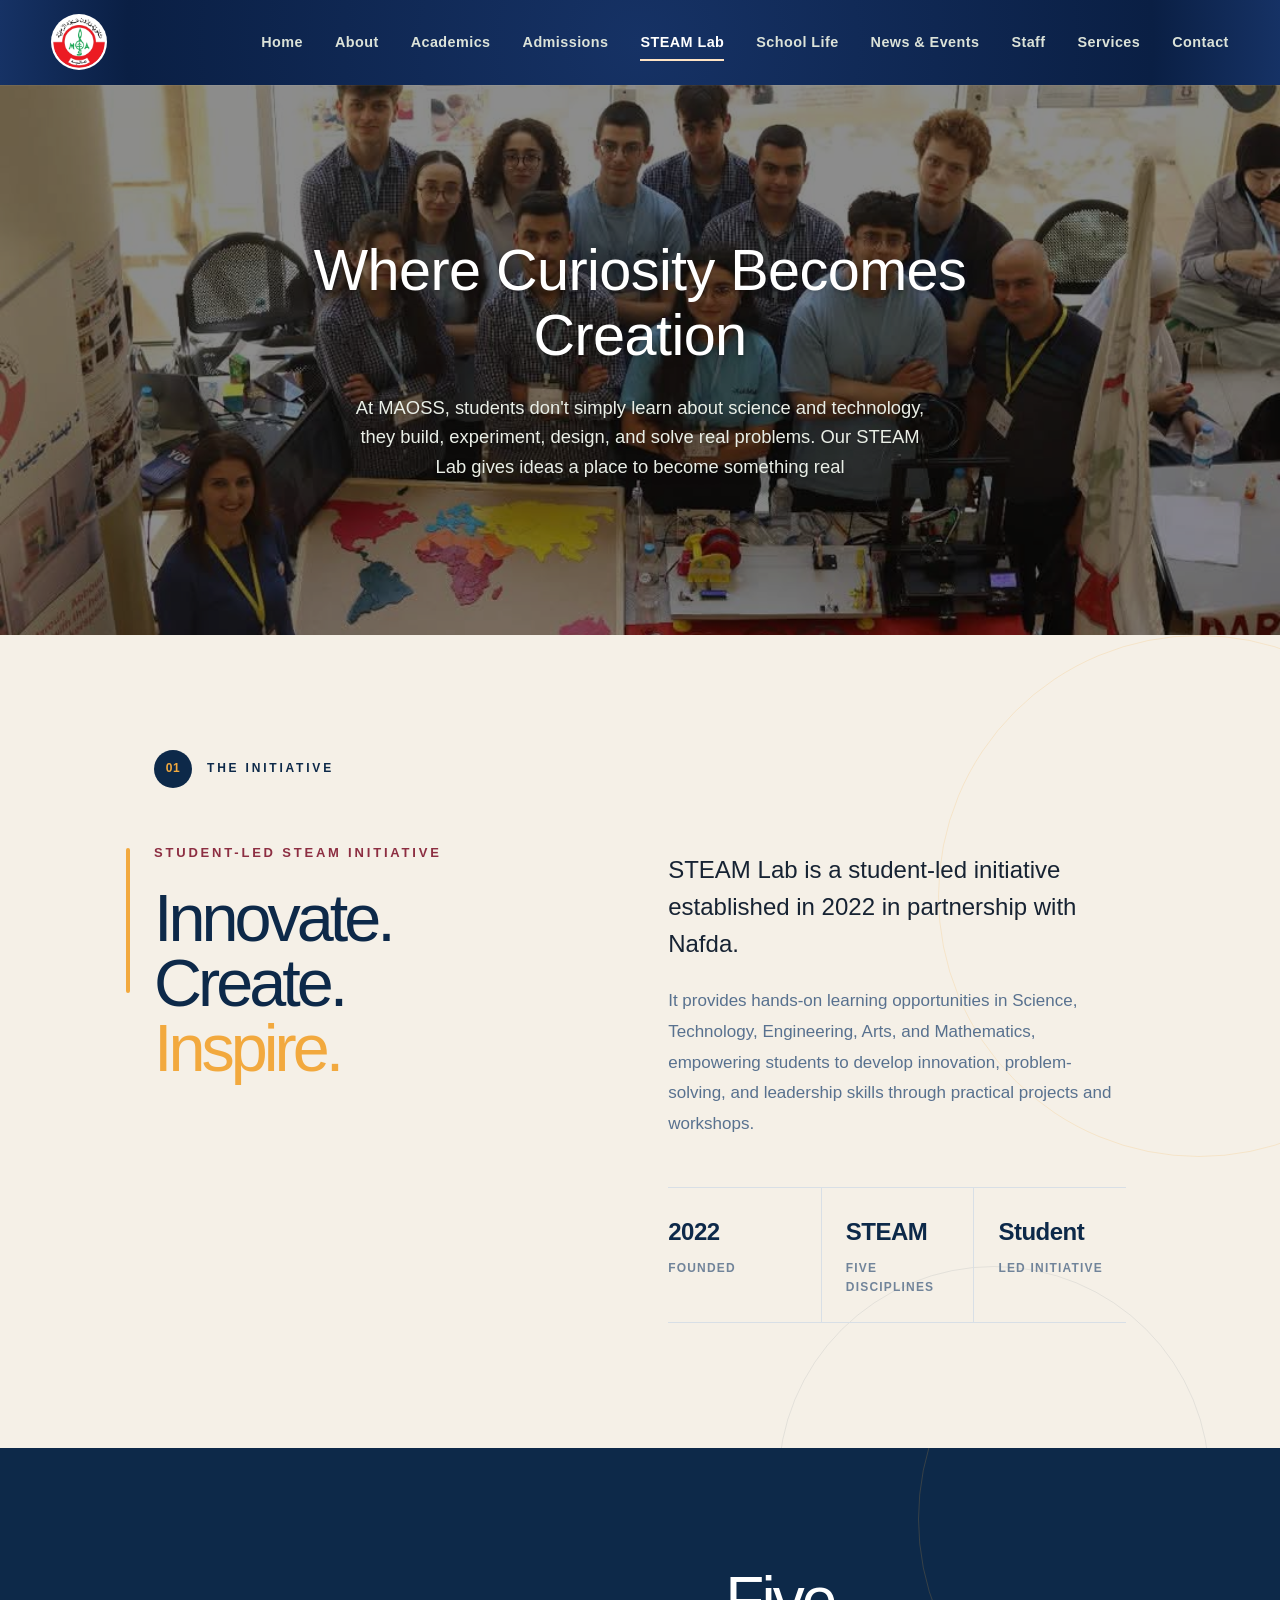
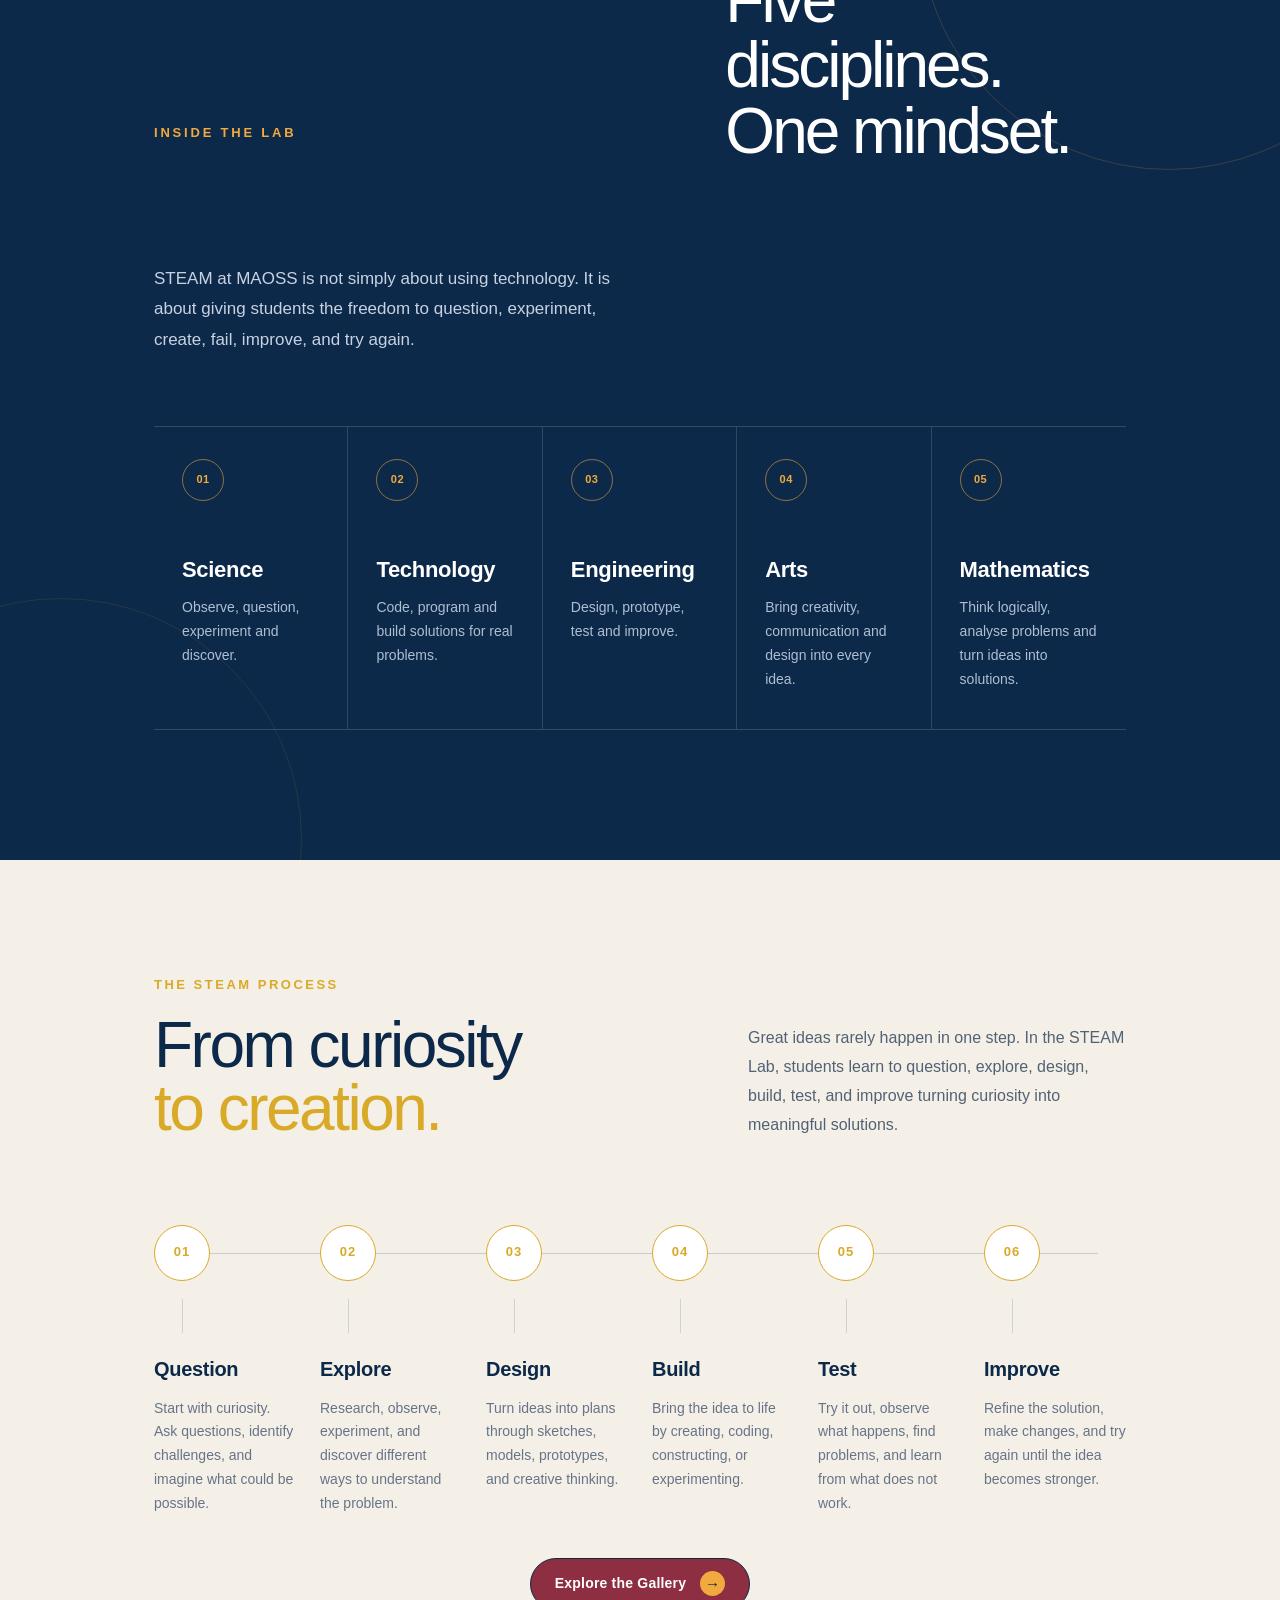
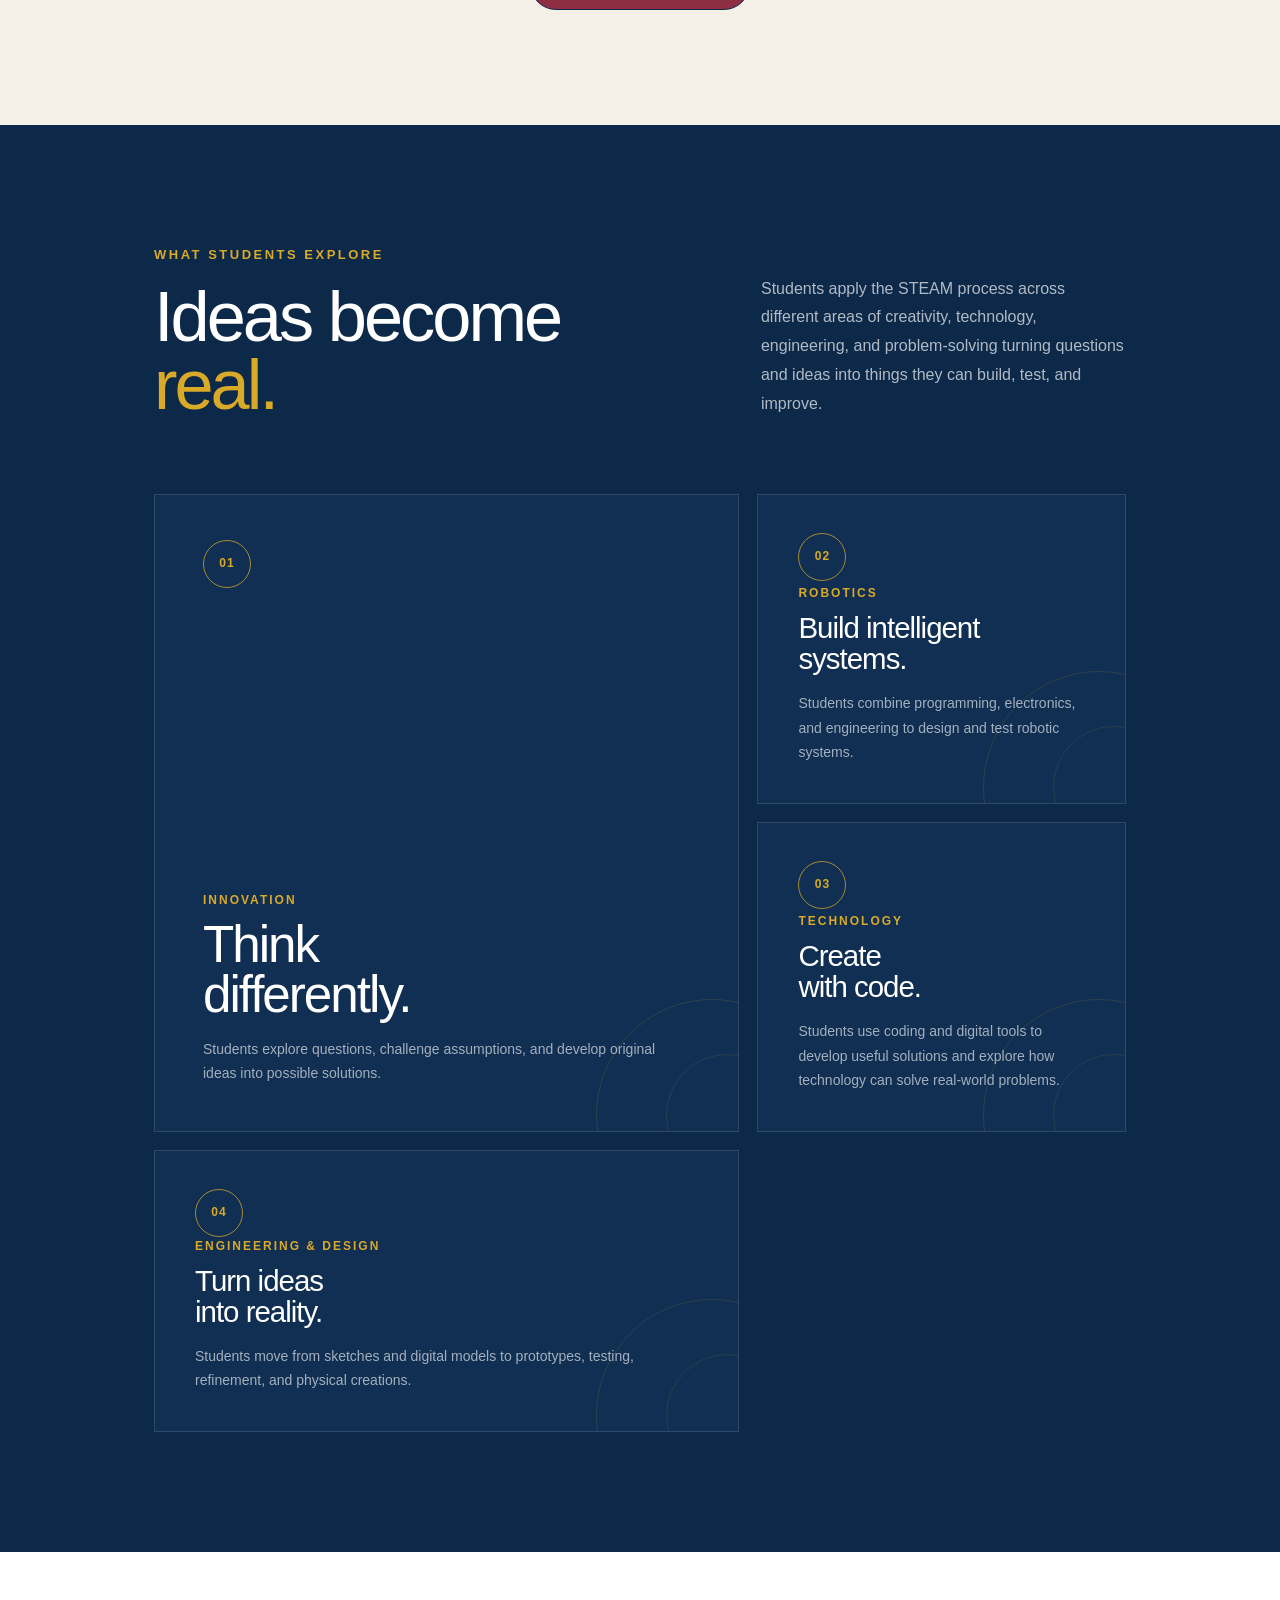
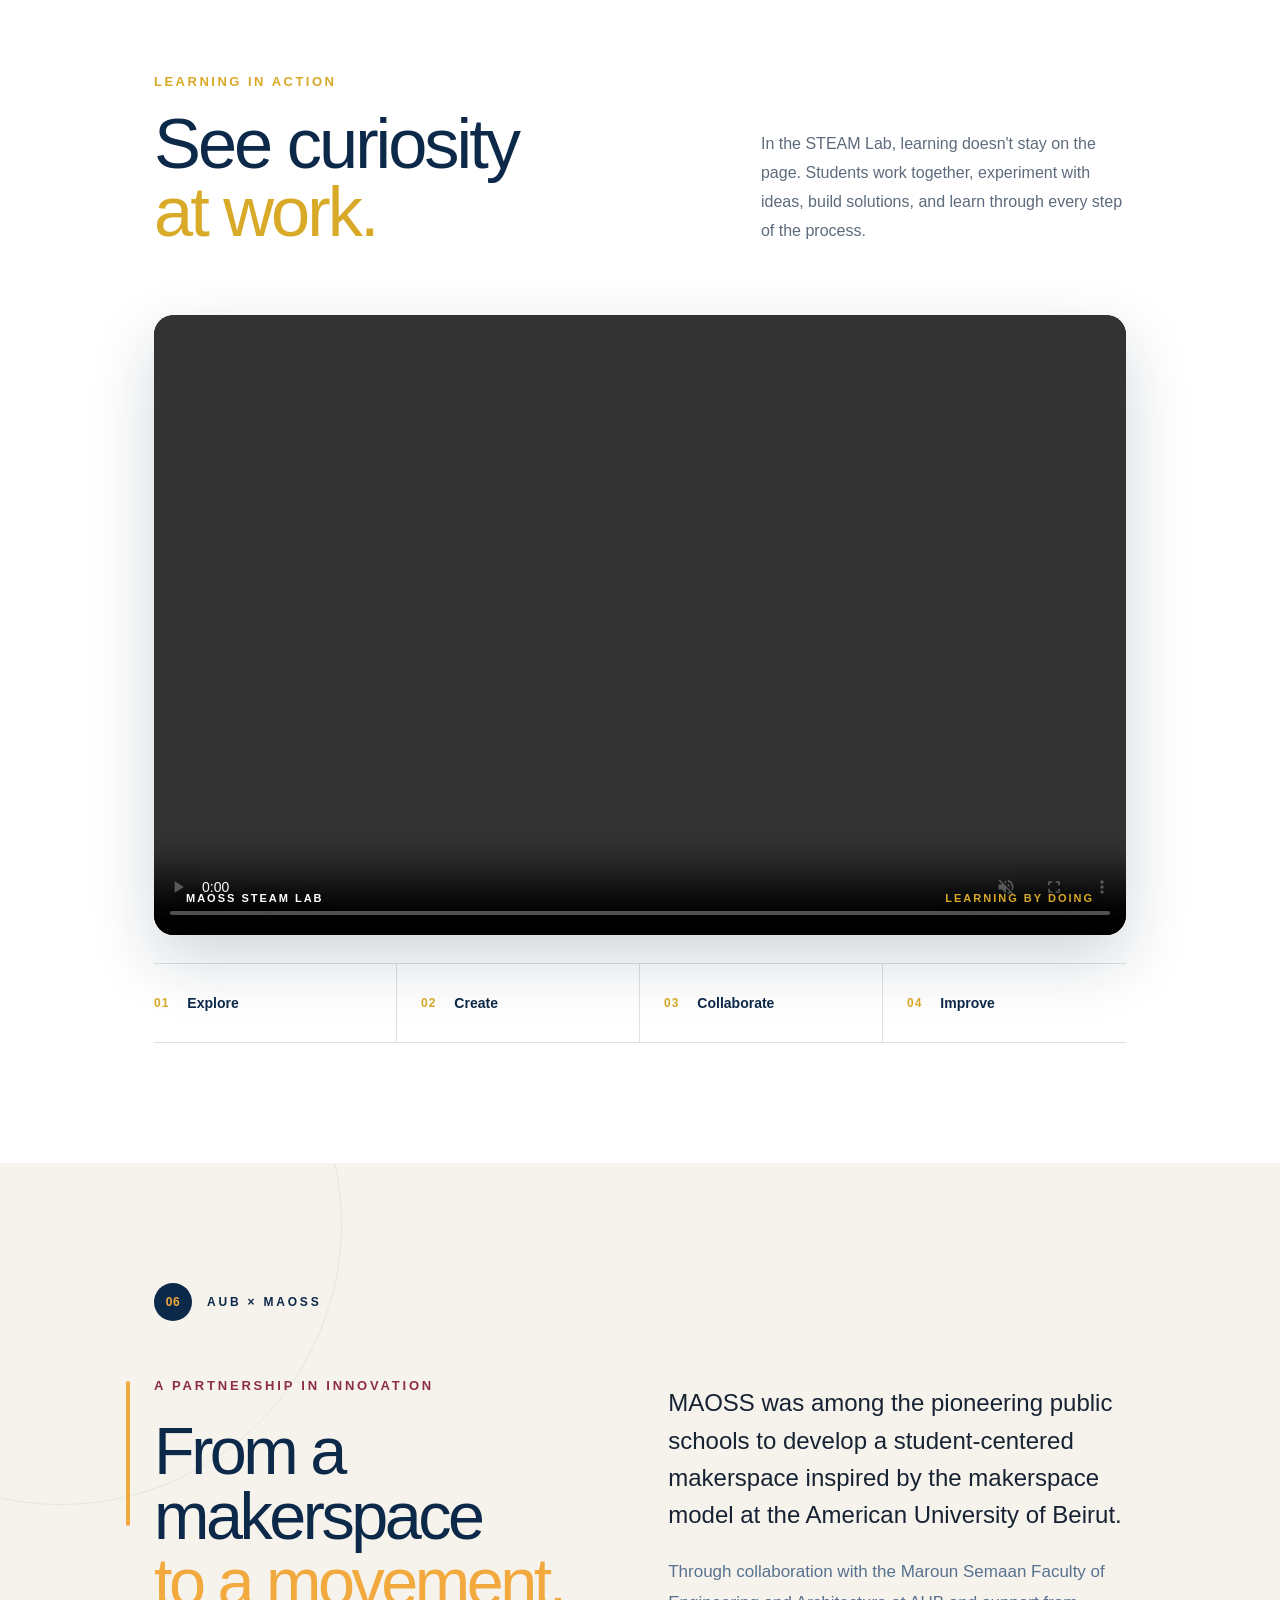
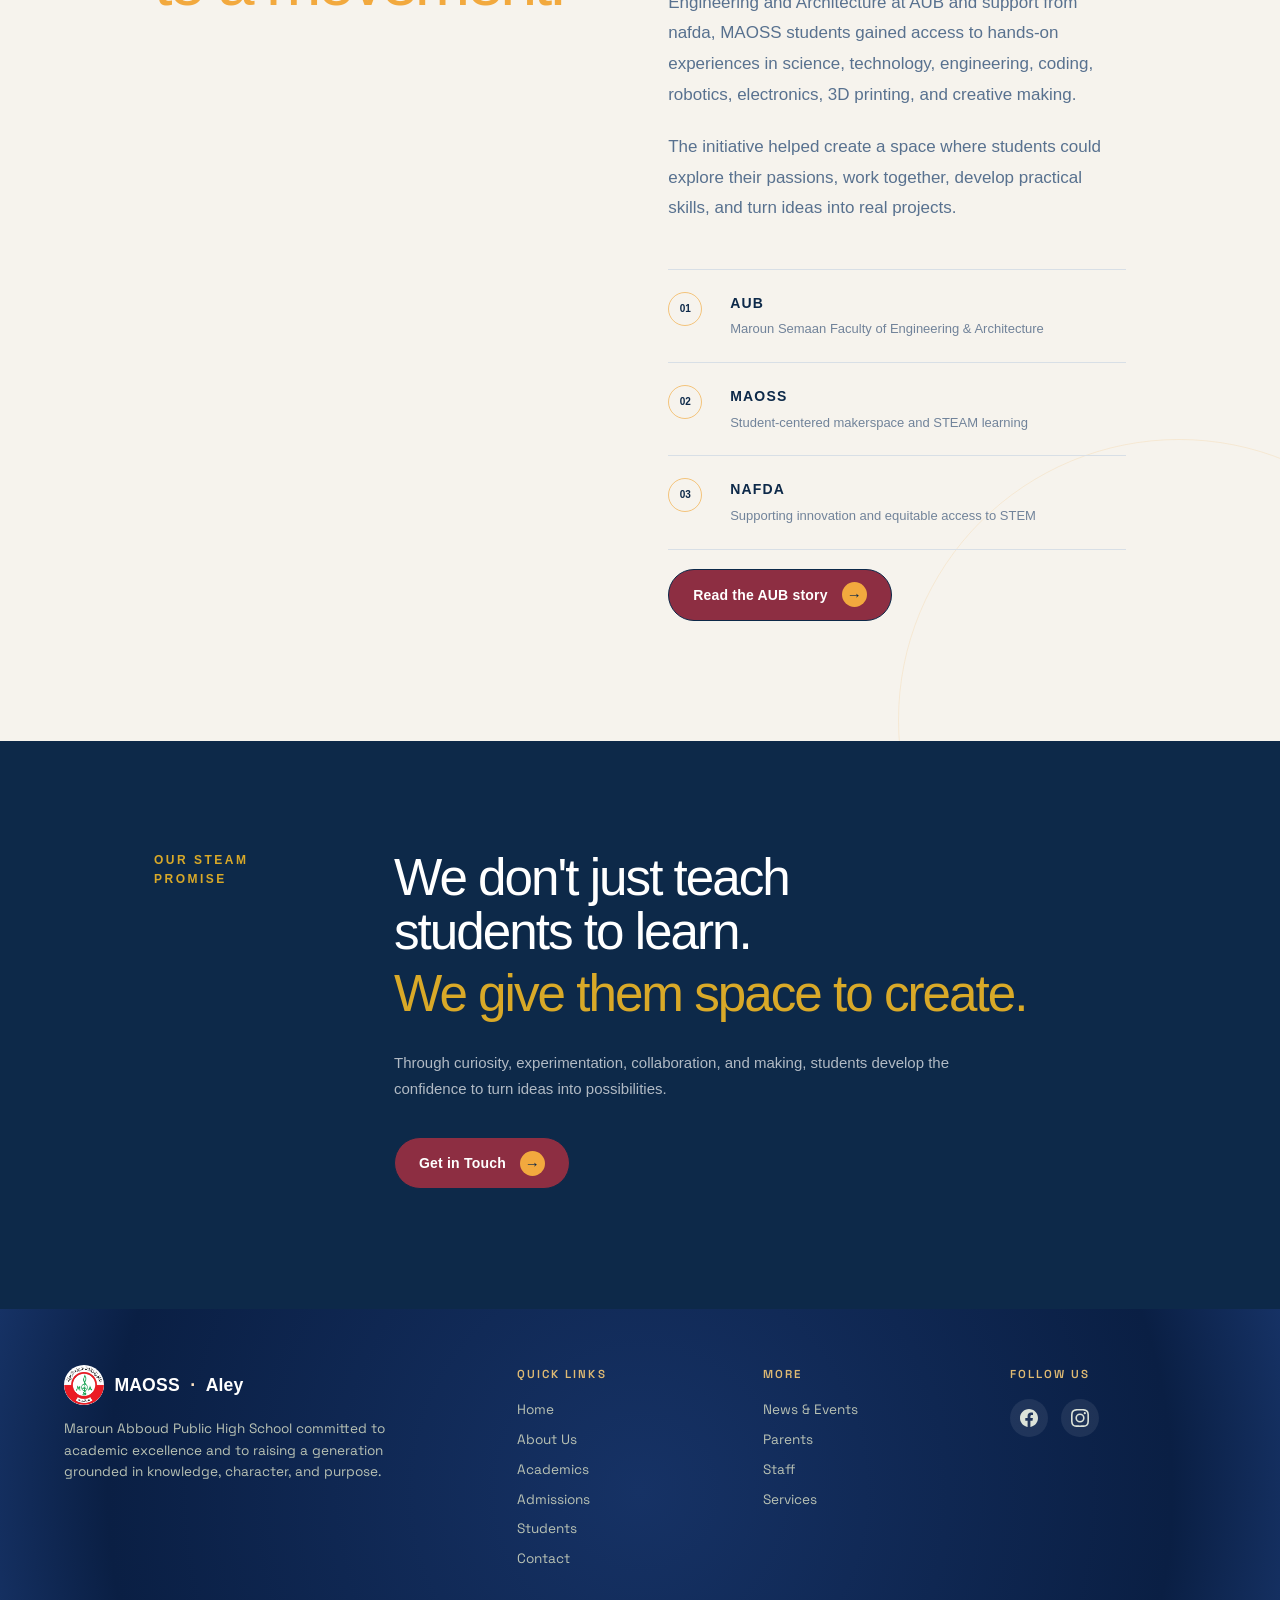
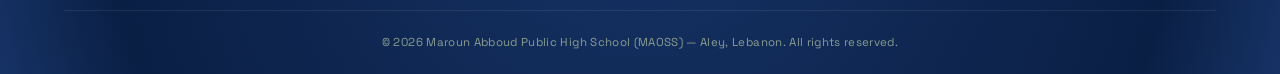
<file: steam.html>
<!DOCTYPE html>
<html lang="en">
<head>
<meta charset="UTF-8">
<meta name="viewport" content="width=device-width, initial-scale=1.0">
<title>STEAM Lab — Maroun Abboud Public High School, Aley</title>
<link rel="preconnect" href="https://fonts.googleapis.com">
 <link rel="icon" type="image/png" href="./assets/MAOSS-logo-circle.png">
<link rel="preconnect" href="https://fonts.gstatic.com" crossorigin>
<link href="https://fonts.googleapis.com/css2?family=Fraunces:opsz,wght@9..144,400;9..144,500;9..144,600&family=Source+Serif+4:opsz,wght@8..60,400;8..60,500&family=Space+Grotesk:wght@400;500;600&display=swap" rel="stylesheet">
<link rel="stylesheet" href="styles-1.css">
</head>
<body>

  <header class="site-header">
    <div class="nav-inner">
<a class="brand" href="index.html">
       <img src="./assets/MAOSS-logo-circle.png" alt="MAOSS Aley crest">
      </a>

   <nav class="nav-links">
        <a href="index.html">Home</a>
        <a href="about.html">About</a>
        <a href="academic.html">Academics</a>
        <a href="admission.html">Admissions</a>
        <a href="steam.html" class="active">STEAM Lab</a>
       
          <a href="students.html">School Life</a>
        <a href="news.html">News &amp; Events</a>
        <a href="staff.html">Staff</a>
        <a href="services.html">Services</a>
        <a href="contact.html">Contact</a>

      </nav>

      <button class="nav-toggle" id="navToggle" aria-expanded="false" aria-controls="navPanel" aria-label="Open menu">
        <span></span><span></span><span></span>
      </button>
    </div>
  </header>

  <div class="nav-backdrop" id="navBackdrop"></div>
  <div class="nav-panel" id="navPanel" aria-hidden="true">
    <nav>
      <a href="index.html">Home</a>
      <a href="about.html">About</a>
      <a href="academic.html">Academics</a>
<a href="admission.html">Admissions</a>
      <a href="steam.html" class="active">STEAM Lab</a>
      
       <a href="students.html">School Life</a>
      <a href="news.html">News &amp; Events</a>
      <a href="staff.html">Staff</a>
      <a href="services.html">Services</a>
      <a href="contact.html">Contact</a>
    </nav>
  </div>

      <section class="hero">
    <div class="hero-media">
      <img src="./assets/steamlab-hero2.jpeg" alt="Maroun Abboud Public High School campus, Aley">
    </div>
    <div class="hero-inner">
      <div class="container">
        <h1>Where Curiosity Becomes Creation</h1>
        <p class="hero-lede">At MAOSS, students don't simply learn about science and technology, they build, experiment, design, and solve real problems. Our STEAM Lab gives ideas a place to become something real</p>
      </div>
    </div>
  </section>

  <section class="steam-intro">
  <div class="steam-intro-inner">

    <div class="steam-intro-label">
      <span>01</span>
      <p>The Initiative</p>
    </div>

    <div class="steam-intro-content">

      <div class="steam-intro-heading">
        <p class="eyebrow">Student-Led STEAM Initiative</p>
        <h2>Innovate.<br>Create.<br><span>Inspire.</span></h2>
      </div>

      <div class="steam-intro-text">
        <p class="lead">
          STEAM Lab is a student-led initiative established in 2022
          in partnership with Nafda.
        </p>

        <p>
          It provides hands-on learning opportunities in Science,
          Technology, Engineering, Arts, and Mathematics, empowering
          students to develop innovation, problem-solving, and
          leadership skills through practical projects and workshops.
        </p>

        <div class="steam-intro-stats">
          <div class="steam-stat">
            <strong>2022</strong>
            <span>Founded</span>
          </div>

          <div class="steam-stat">
            <strong>STEAM</strong>
            <span>Five disciplines</span>
          </div>

          <div class="steam-stat">
            <strong>Student</strong>
            <span>Led initiative</span>
          </div>
        </div>
      </div>

    </div>

  </div>
</section>



<section class="steam-pillars">

  <div class="steam-pillars-head">
    <p class="eyebrow">Inside the Lab</p>
    <h2>Five disciplines.<br>One mindset.</h2>

    <p>
      STEAM at MAOSS is not simply about using technology.
      It is about giving students the freedom to question,
      experiment, create, fail, improve, and try again.
    </p>
  </div>

  <div class="steam-pillars-grid">

    <div class="steam-pillar">
      <span>01</span>
      <h3>Science</h3>
      <p>Observe, question, experiment and discover.</p>
    </div>

    <div class="steam-pillar">
      <span>02</span>
      <h3>Technology</h3>
      <p>Code, program and build solutions for real problems.</p>
    </div>

    <div class="steam-pillar">
      <span>03</span>
      <h3>Engineering</h3>
      <p>Design, prototype, test and improve.</p>
    </div>

    <div class="steam-pillar">
      <span>04</span>
      <h3>Arts</h3>
      <p>Bring creativity, communication and design into every idea.</p>
    </div>

    <div class="steam-pillar">
      <span>05</span>
      <h3>Mathematics</h3>
      <p>Think logically, analyse problems and turn ideas into solutions.</p>
    </div>

  </div>

</section>


<section class="steam-process">

  <div class="steam-process-inner">

    <div class="steam-process-head">
      <div>
        <p class="eyebrow">The STEAM Process</p>
        <h2>From curiosity<br><span>to creation.</span></h2>
      </div>

      <p class="steam-process-intro">
        Great ideas rarely happen in one step. In the STEAM Lab, students
        learn to question, explore, design, build, test, and improve
        turning curiosity into meaningful solutions.
      </p>
    </div>


    <div class="steam-process-steps">

      <div class="steam-process-step">
        <span class="steam-process-number">01</span>
        <div class="steam-process-line"></div>
        <h3>Question</h3>
        <p>
          Start with curiosity. Ask questions, identify challenges,
          and imagine what could be possible.
        </p>
      </div>


      <div class="steam-process-step">
        <span class="steam-process-number">02</span>
        <div class="steam-process-line"></div>
        <h3>Explore</h3>
        <p>
          Research, observe, experiment, and discover different
          ways to understand the problem.
        </p>
      </div>


      <div class="steam-process-step">
        <span class="steam-process-number">03</span>
        <div class="steam-process-line"></div>
        <h3>Design</h3>
        <p>
          Turn ideas into plans through sketches, models,
          prototypes, and creative thinking.
        </p>
      </div>


      <div class="steam-process-step">
        <span class="steam-process-number">04</span>
        <div class="steam-process-line"></div>
        <h3>Build</h3>
        <p>
          Bring the idea to life by creating, coding,
          constructing, or experimenting.
        </p>
      </div>


      <div class="steam-process-step">
        <span class="steam-process-number">05</span>
        <div class="steam-process-line"></div>
        <h3>Test</h3>
        <p>
          Try it out, observe what happens, find problems,
          and learn from what does not work.
        </p>
      </div>


      <div class="steam-process-step">
        <span class="steam-process-number">06</span>
        <div class="steam-process-line"></div>
        <h3>Improve</h3>
        <p>
          Refine the solution, make changes, and try again
          until the idea becomes stronger.
        </p>
      </div>

    </div>


    <div class="steam-process-action">

      <a href="students.html#school-life-gallery" class="steam-gallery-link">
        Explore the Gallery
        <span aria-hidden="true">→</span>
      </a>

    </div>

  </div>

</section>


<!--Section 05 — Where Ideas Take Shape:-->
<section class="steam-explore">

  <div class="steam-explore-inner">

    <div class="steam-explore-head">

      <div>
        <p class="eyebrow">What Students Explore</p>
        <h2>Ideas become<br><span>real.</span></h2>
      </div>

      <p class="steam-explore-intro">
        Students apply the STEAM process across different areas of
        creativity, technology, engineering, and problem-solving
        turning questions and ideas into things they can build,
        test, and improve.
      </p>

    </div>


    <div class="steam-explore-grid">

      <!-- INNOVATION -->
      <article class="steam-explore-card steam-explore-card--innovation">

        <div class="steam-explore-number">01</div>

        <div class="steam-explore-content">
          <p class="steam-explore-label">Innovation</p>

          <h3>Think<br>differently.</h3>

          <p>
            Students explore questions, challenge assumptions,
            and develop original ideas into possible solutions.
          </p>
        </div>

      </article>


      <!-- ROBOTICS -->
      <article class="steam-explore-card steam-explore-card--robotics">

        <div class="steam-explore-number">02</div>

        <div class="steam-explore-content">
          <p class="steam-explore-label">Robotics</p>

          <h3>Build intelligent<br>systems.</h3>

          <p>
            Students combine programming, electronics, and
            engineering to design and test robotic systems.
          </p>
        </div>

      </article>


      <!-- TECHNOLOGY -->
      <article class="steam-explore-card steam-explore-card--technology">

        <div class="steam-explore-number">03</div>

        <div class="steam-explore-content">
          <p class="steam-explore-label">Technology</p>

          <h3>Create<br>with code.</h3>

          <p>
            Students use coding and digital tools to develop
            useful solutions and explore how technology can
            solve real-world problems.
          </p>
        </div>

      </article>


      <!-- ENGINEERING & DESIGN -->
      <article class="steam-explore-card steam-explore-card--engineering">

        <div class="steam-explore-number">04</div>

        <div class="steam-explore-content">
          <p class="steam-explore-label">Engineering &amp; Design</p>

          <h3>Turn ideas<br>into reality.</h3>

          <p>
            Students move from sketches and digital models to
            prototypes, testing, refinement, and physical creations.
          </p>
        </div>

      </article>

    </div>

  </div>

</section>








<section class="steam-action">

  <div class="steam-action-inner">

    <div class="steam-action-head">

      <div>
        <p class="eyebrow">Learning in Action</p>
        <h2>See curiosity<br><span>at work.</span></h2>
      </div>

      <p class="steam-action-intro">
        In the STEAM Lab, learning doesn't stay on the page.
        Students work together, experiment with ideas, build
        solutions, and learn through every step of the process.
      </p>

    </div>


    <div class="steam-action-video">

      <video
        src="./assets/Steam-Lab-VideoSection5.mp4"
        autoplay
        muted
        loop
        playsinline
        controls>
      </video>

      <div class="steam-action-overlay">
        <span>MAOSS STEAM LAB</span>
        <span>Learning by doing</span>
      </div>

    </div>


    <div class="steam-action-bottom">

      <div class="steam-action-detail">
        <span>01</span>
        <strong>Explore</strong>
      </div>

      <div class="steam-action-detail">
        <span>02</span>
        <strong>Create</strong>
      </div>

      <div class="steam-action-detail">
        <span>03</span>
        <strong>Collaborate</strong>
      </div>

      <div class="steam-action-detail">
        <span>04</span>
        <strong>Improve</strong>
      </div>

    </div>

  </div>

</section>





<!-- =========================================================
     SECTION — AUB × MAOSS
     ========================================================= -->

<section class="aub-maoss">

  <div class="aub-maoss-inner">

    <!-- SECTION LABEL -->
    <div class="aub-maoss-label">
      <span>06</span>
      <p>AUB × MAOSS</p>
    </div>


    <!-- MAIN CONTENT -->
    <div class="aub-maoss-grid">

      <!-- LEFT -->
      <div class="aub-maoss-heading">

        <p class="eyebrow">A Partnership in Innovation</p>

        <h2>
          From a makerspace<br>
          <span>to a movement.</span>
        </h2>

      </div>


      <!-- RIGHT -->
      <div class="aub-maoss-content">

        <p class="aub-maoss-lead">
          MAOSS was among the pioneering public schools to develop
          a student-centered makerspace inspired by the makerspace
          model at the American University of Beirut.
        </p>

        <p>
          Through collaboration with the Maroun Semaan Faculty of
          Engineering and Architecture at AUB and support from nafda,
          MAOSS students gained access to hands-on experiences in
          science, technology, engineering, coding, robotics,
          electronics, 3D printing, and creative making.
        </p>

        <p>
          The initiative helped create a space where students could
          explore their passions, work together, develop practical
          skills, and turn ideas into real projects.
        </p>


        <!-- PARTNERSHIP DETAILS -->
        <div class="aub-maoss-details">

          <div class="aub-maoss-detail">
            <span>01</span>
            <div>
              <strong>AUB</strong>
              <p>
                Maroun Semaan Faculty of Engineering &amp; Architecture
              </p>
            </div>
          </div>


          <div class="aub-maoss-detail">
            <span>02</span>
            <div>
              <strong>MAOSS</strong>
              <p>
                Student-centered makerspace and STEAM learning
              </p>
            </div>
          </div>


          <div class="aub-maoss-detail">
            <span>03</span>
            <div>
              <strong>NAFDA</strong>
              <p>
                Supporting innovation and equitable access to STEM
              </p>
            </div>
          </div>

        </div>


        <!-- ARTICLE LINK -->
        <a
          href="https://www.aub.edu.lb/msfea/news/Pages/high-school-makerspace.aspx"
          class="aub-maoss-link"
          target="_blank"
          rel="noopener noreferrer"
        >
          Read the AUB story
          <span aria-hidden="true">→</span>
        </a>

      </div>

    </div>

  </div>

</section>


<section class="steam-promise">

  <div class="steam-promise-inner">

    <div class="steam-promise-label">
      <p class="eyebrow">Our STEAM Promise</p>
     
    </div>

    <div class="steam-promise-content">

      <h2>
        We don't just teach<br>
        students to learn.
        <span>We give them space to create.</span>
      </h2>

      <p>
        Through curiosity, experimentation, collaboration, and making,
        students develop the confidence to turn ideas into possibilities.
      </p>

      <a href="contact.html" class="steam-promise-link">
        Get in Touch
        <span aria-hidden="true">→</span>
      </a>

    </div>

  </div>

</section>


  <footer class="site-footer">
    <div class="footer-inner">
<div class="footer-brand">
<a class="brand" href="index.html">
          <img src="./assets/MAOSS-logo-circle.png" alt="MAOSS Aley crest">
          MAOSS <em>·</em> Aley
        </a>
        <p>Maroun Abboud Public High School committed to academic excellence and to raising a generation grounded in knowledge, character, and purpose.</p>
      </div>
      <div class="footer-col">
        <h4>Quick Links</h4>
        <nav>
          <a href="index.html">Home</a>
          <a href="about.html">About Us</a>
          <a href="academic.html">Academics</a>
          <a href="admission.html">Admissions</a>
          <a href="students.html">Students</a>
          <a href="contact.html">Contact</a>
        </nav>
      </div>
      <div class="footer-col">
        <h4>More</h4>
        <nav>
          <a href="news.html">News &amp; Events</a>
          <a href="parent.html">Parents</a>
          <a href="staff.html">Staff</a>
          <a href="services.html">Services</a>
        </nav>
      </div>
      <div class="footer-social">
        <h4>Follow Us</h4>
        <div class="social-links">
          <a href="https://www.facebook.com/share/18xgTDXxEK/" class="social-link" target="_blank" rel="noopener noreferrer" aria-label="Facebook">
            <svg viewBox="0 0 24 24" xmlns="http://www.w3.org/2000/svg"><path d="M24 12.073c0-6.627-5.373-12-12-12s-12 5.373-12 12c0 5.99 4.388 10.954 10.125 11.854v-8.385H7.078v-3.47h3.047V9.43c0-3.007 1.792-4.669 4.533-4.669 1.312 0 2.686.235 2.686.235v2.953H15.83c-1.491 0-1.956.925-1.956 1.874v2.25h3.328l-.532 3.47h-2.796v8.385C19.612 23.027 24 18.062 24 12.073z"/></svg>
          </a>
          <a href="https://www.instagram.com/marounabboudss?igsh=MWlyanhwbDgzNGJ4Ng==" class="social-link" target="_blank" rel="noopener noreferrer" aria-label="Instagram">
            <svg viewBox="0 0 24 24" xmlns="http://www.w3.org/2000/svg"><path d="M12 2.163c3.204 0 3.584.012 4.85.07 3.252.148 4.771 1.691 4.919 4.919.058 1.265.069 1.645.069 4.849 0 3.205-.012 3.584-.069 4.849-.149 3.225-1.664 4.771-4.919 4.919-1.266.058-1.644.07-4.85.07-3.204 0-3.584-.012-4.849-.07-3.26-.149-4.771-1.699-4.919-4.92-.058-1.265-.07-1.644-.07-4.849 0-3.204.013-3.583.07-4.849.149-3.227 1.664-4.771 4.919-4.919 1.266-.057 1.645-.069 4.849-.069zM12 0C8.741 0 8.333.014 7.053.072 2.695.272.273 2.69.073 7.052.014 8.333 0 8.741 0 12c0 3.259.014 3.668.072 4.948.2 4.358 2.618 6.78 6.98 6.98C8.333 23.986 8.741 24 12 24c3.259 0 3.668-.014 4.948-.072 4.354-.2 6.782-2.618 6.979-6.98.059-1.28.073-1.689.073-4.948 0-3.259-.014-3.667-.072-4.947-.196-4.354-2.617-6.78-6.979-6.98C15.668.014 15.259 0 12 0zm0 5.838a6.162 6.162 0 100 12.324 6.162 6.162 0 000-12.324zM12 16a4 4 0 110-8 4 4 0 010 8zm6.406-11.845a1.44 1.44 0 100 2.881 1.44 1.44 0 000-2.881z"/></svg>
          </a>
        </div>
      </div>
    </div>
    <div class="footer-bottom">
      &copy; 2026 Maroun Abboud Public High School (MAOSS) — Aley, Lebanon. All rights reserved.
    </div>
  </footer>

  <script src="script.js"></script>

</body>
</html>
</file>
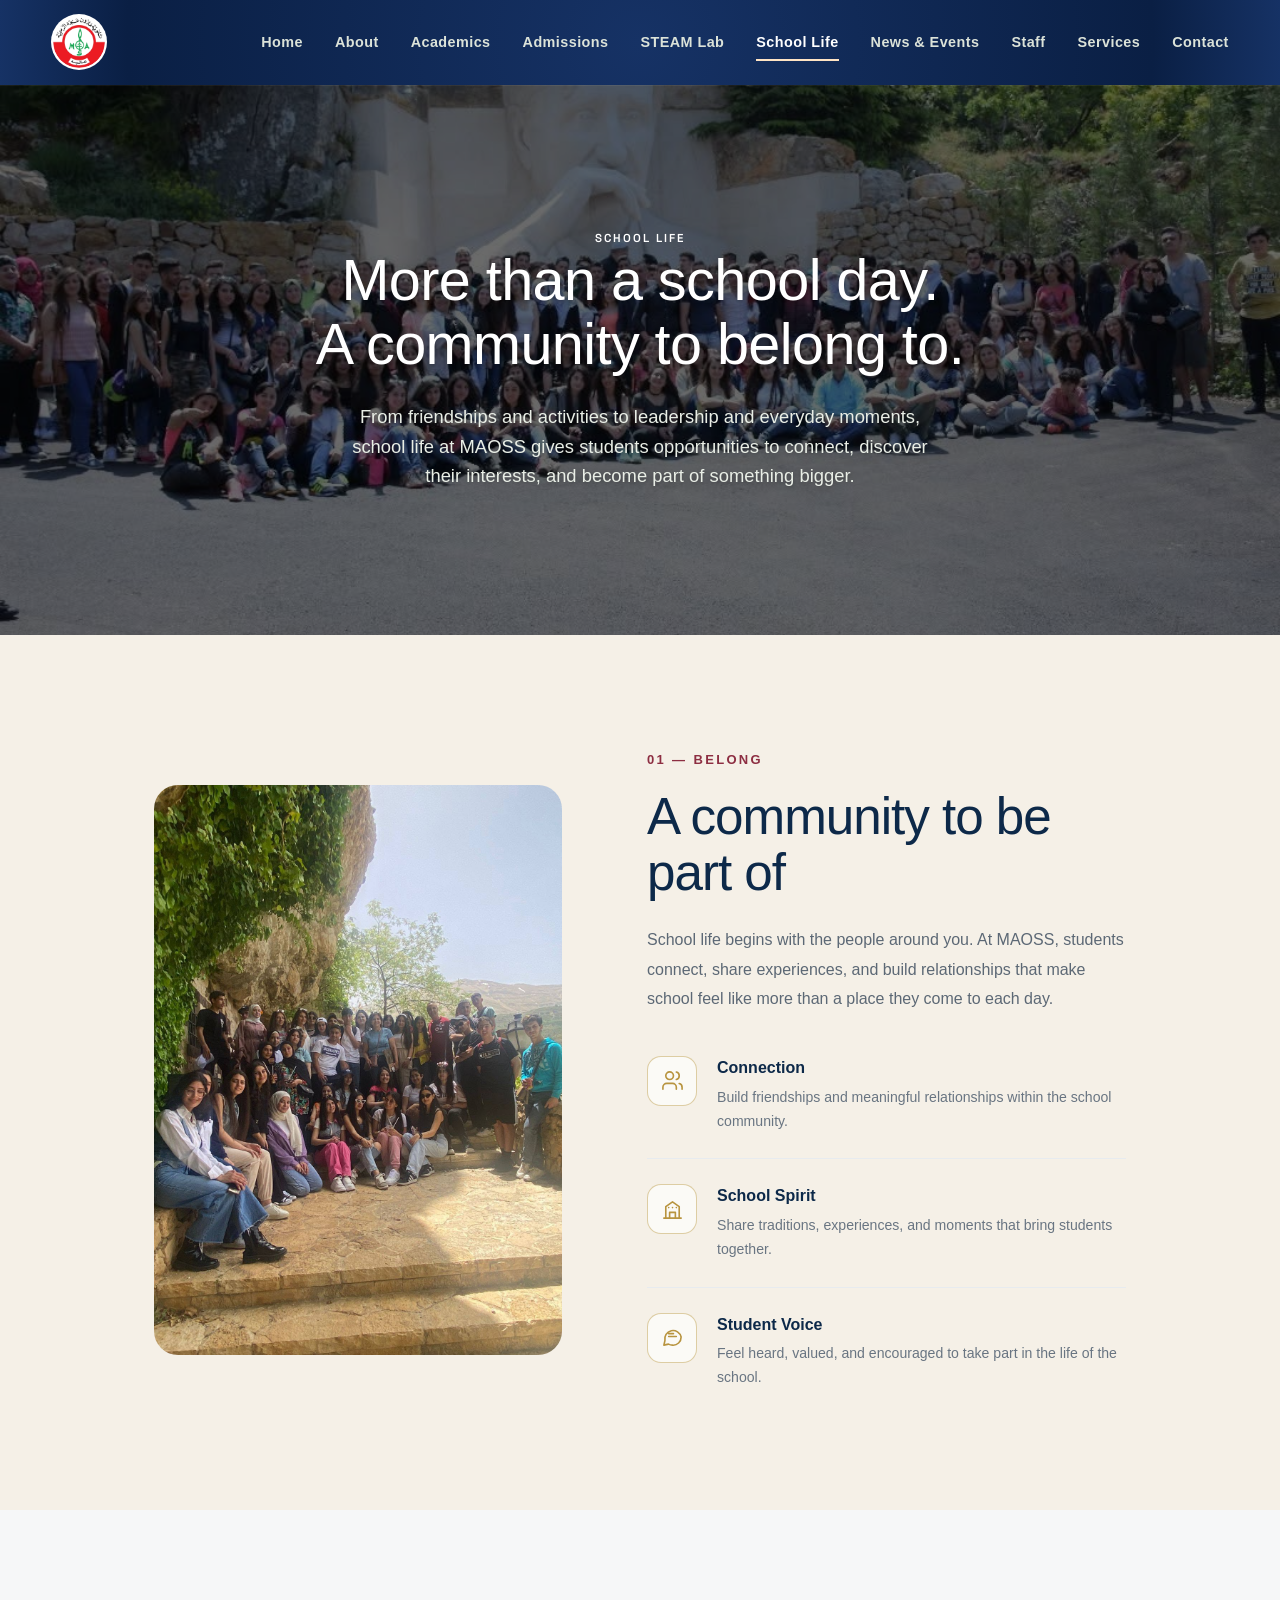
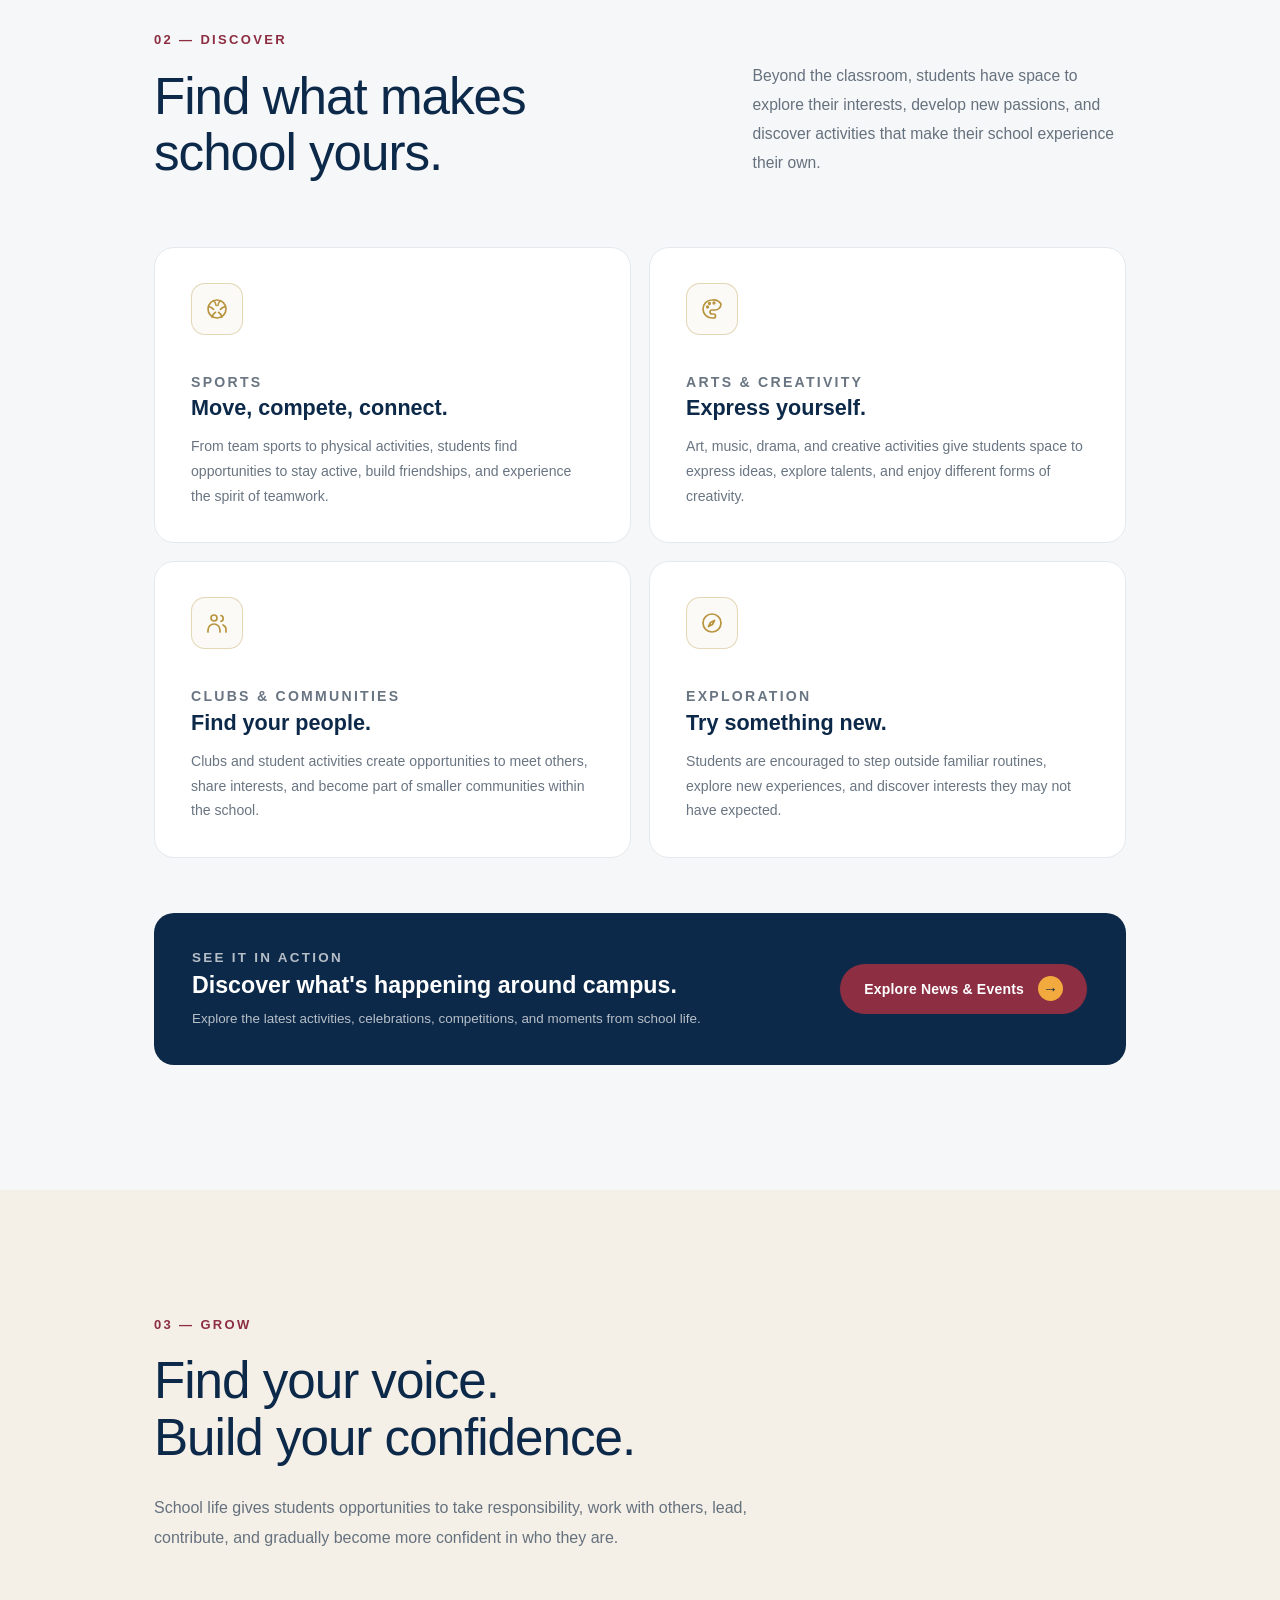
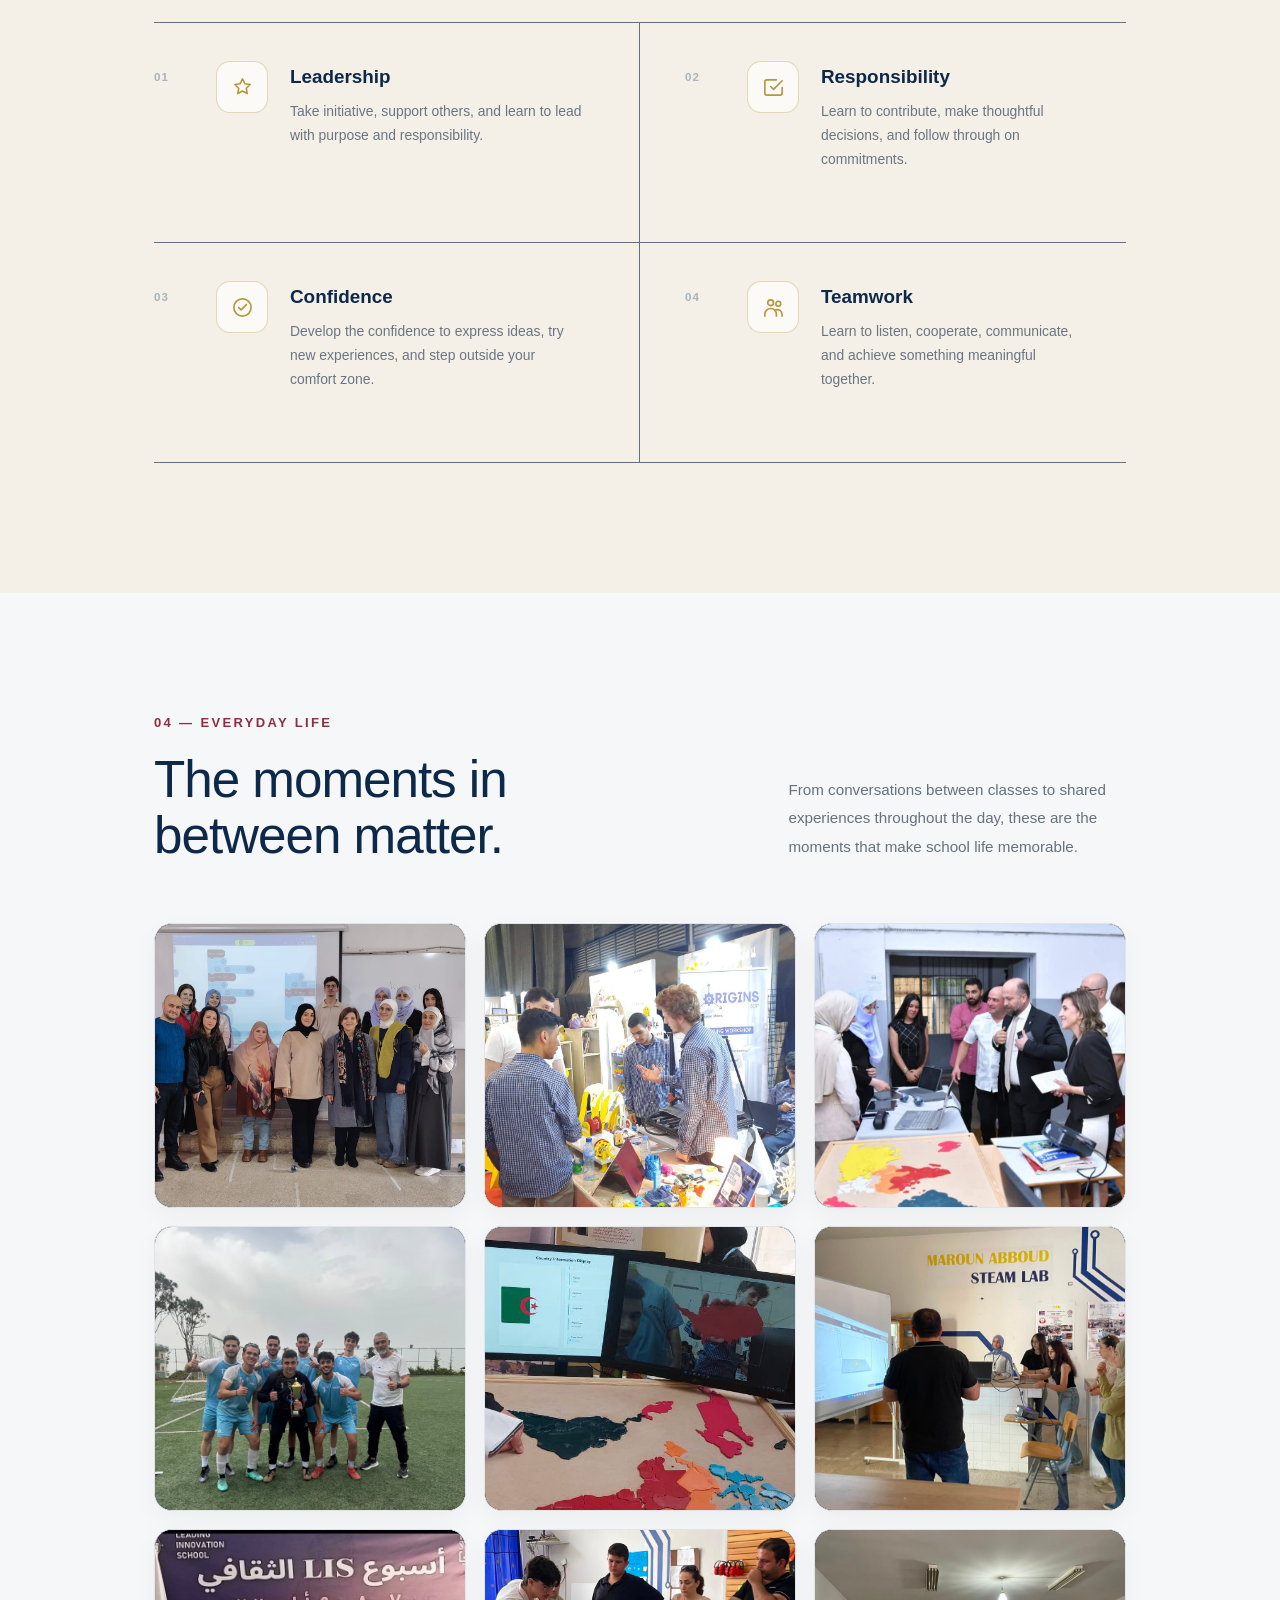
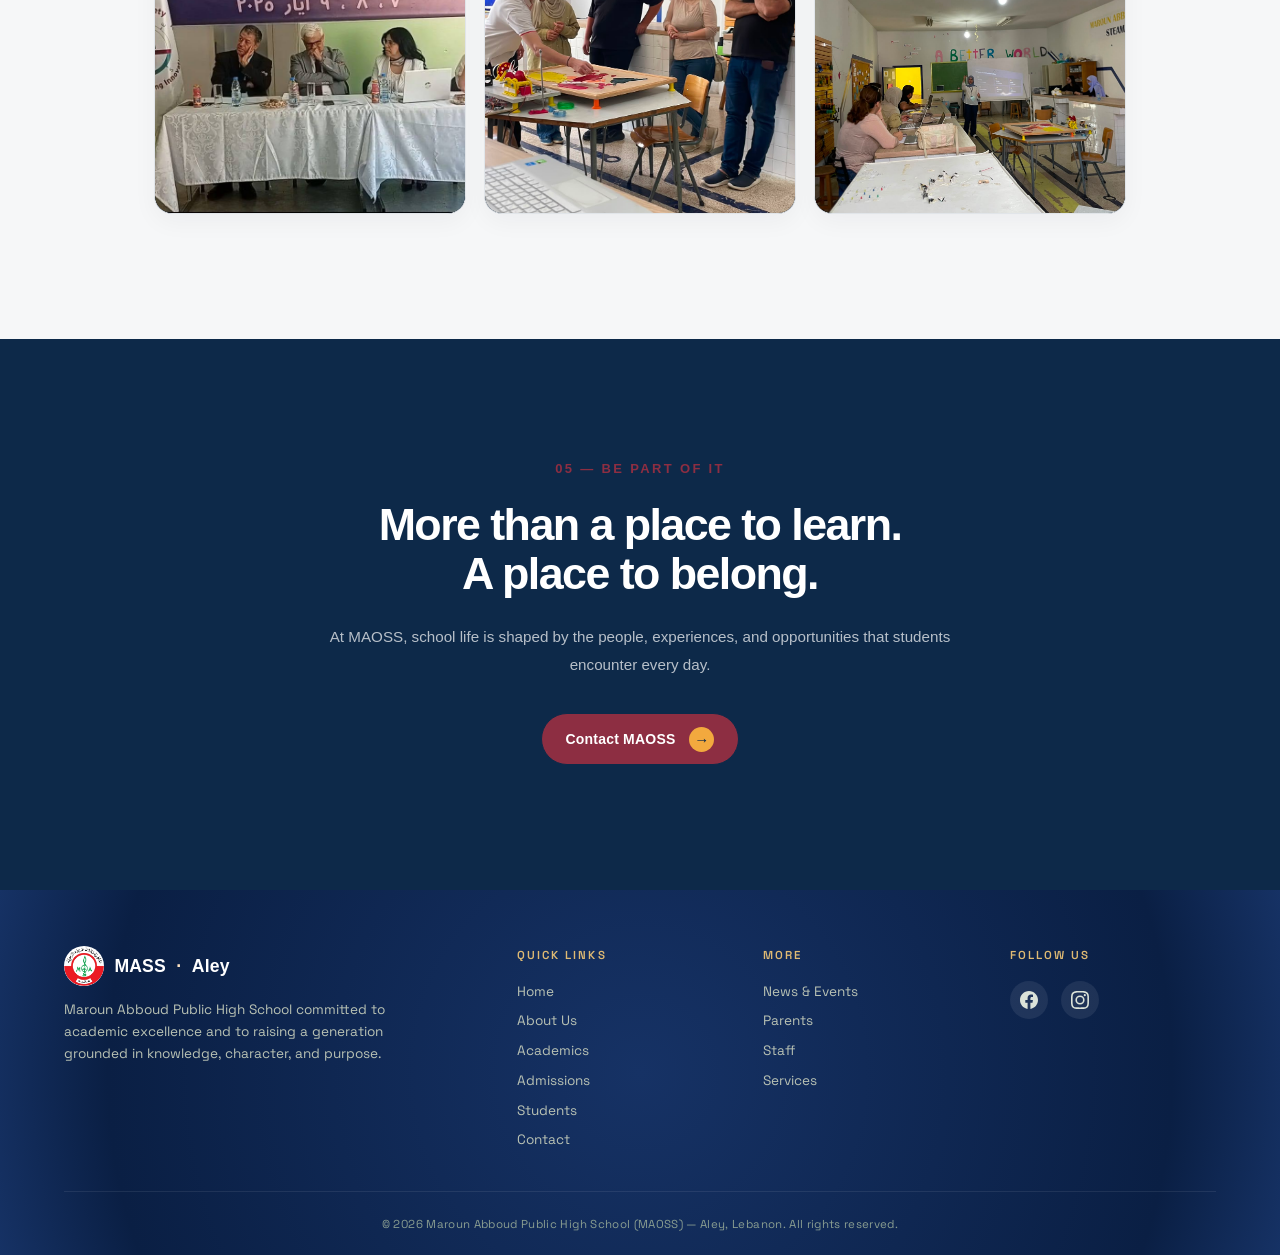
<file: students.html>
<!DOCTYPE html>
<html lang="en">
<head>
<meta charset="UTF-8">
<meta name="viewport" content="width=device-width, initial-scale=1.0">
<title>School Life — Maroun Abboud Public High School, Aley</title>
 <link rel="icon" type="image/png" href="./assets/MAOSS-logo-circle.png">
<link rel="preconnect" href="https://fonts.googleapis.com">
<link rel="preconnect" href="https://fonts.gstatic.com" crossorigin>
<link href="https://fonts.googleapis.com/css2?family=Fraunces:opsz,wght@9..144,400;9..144,500;9..144,600&family=Source+Serif+4:opsz,wght@8..60,400;8..60,500&family=Space+Grotesk:wght@400;500;600&display=swap" rel="stylesheet">
<link rel="stylesheet" href="styles-1.css">
</head>
<body>

  <header class="site-header">
    <div class="nav-inner">
<a class="brand" href="index.html">
        <img src="./assets/MAOSS-logo-circle.png" alt="MASS Aley crest">
      </a>

  <nav class="nav-links">
        <a href="index.html">Home</a>
        <a href="about.html">About</a>
        <a href="academic.html">Academics</a>
        <a href="admission.html">Admissions</a>
        <a href="steam.html">STEAM Lab</a>
        
          <a href="students.html" class="active">School Life</a>
        <a href="news.html">News &amp; Events</a>
        <a href="staff.html">Staff</a>
        <a href="services.html">Services</a>
        <a href="contact.html">Contact</a>

      </nav>

      <button class="nav-toggle" id="navToggle" aria-expanded="false" aria-controls="navPanel" aria-label="Open menu">
        <span></span><span></span><span></span>
      </button>
    </div>
  </header>
  <main>

  <div class="nav-backdrop" id="navBackdrop"></div>
  <div class="nav-panel" id="navPanel" aria-hidden="true">
    <nav>
      <a href="index.html" >Home</a>
      <a href="about.html">About</a>
      <a href="academic.html">Academics</a>
<a href="admission.html">Admissions</a>
      <a href="steam.html">STEAM Lab</a>
    
       <a href="students.html" class="active">School Life</a>
      <a href="news.html">News &amp; Events</a>
      <a href="staff.html">Staff</a>
      <a href="services.html">Services</a>
      <a href="contact.html">Contact</a>
    </nav>
  </div>
  <!-- ============================================================
       Hero — TODO: Replace placeholder with students hero image
       ============================================================ -->
  <!-- ============================================================
     HERO — SCHOOL LIFE
     ============================================================ -->
<section class="hero school-life-hero">

  <div class="hero-media">
    <img src="./assets/students2-hero.jpg" alt="Students at MAOSS">
  </div>

  <div class="hero-inner">
    <div class="container">

      <p class="eyebrow">School Life</p>

      <h1>
        More than a school day.<br>
        A community to belong to.
      </h1>

      <p class="hero-lede">
        From friendships and activities to leadership and everyday moments,
        school life at MAOSS gives students opportunities to connect,
        discover their interests, and become part of something bigger.
      </p>

    </div>
  </div>

</section>




<!-- ============================================================
     01 — BELONG
     ============================================================ -->
<section class="school-life-belong">

  <div class="school-life-belong-inner">

    <!-- IMAGE -->
    <div class="school-life-belong-image">
      <img
        src="./assets/students-life.jpg"
        alt="Students connecting and spending time together at MAOSS"
      >
    </div>

    <!-- CONTENT -->
    <div class="school-life-belong-content">

      <p class="school-life-number">01 — BELONG</p>

      <h2>A community to be part of</h2>

      <p class="school-life-intro">
        School life begins with the people around you. At MAOSS,
        students connect, share experiences, and build relationships
        that make school feel like more than a place they come to each day.
      </p>

      <!-- HIGHLIGHTS -->
      <div class="belong-points">

        <!-- CONNECTION -->
        <div class="belong-point">

          <span class="belong-icon" aria-hidden="true">
            <svg viewBox="0 0 24 24" fill="none"
              stroke="currentColor" stroke-width="1.7"
              stroke-linecap="round" stroke-linejoin="round">

              <path d="M16 21v-2a4 4 0 0 0-4-4H6a4 4 0 0 0-4 4v2"/>
              <circle cx="9" cy="7" r="4"/>
              <path d="M22 21v-2a4 4 0 0 0-3-3.87"/>
              <path d="M16 3.13a4 4 0 0 1 0 7.75"/>

            </svg>
          </span>

          <div>
            <h3>Connection</h3>
            <p>
              Build friendships and meaningful relationships
              within the school community.
            </p>
          </div>

        </div>


        <!-- SCHOOL SPIRIT -->
        <div class="belong-point">

          <span class="belong-icon" aria-hidden="true">
            <svg viewBox="0 0 24 24" fill="none"
              stroke="currentColor" stroke-width="1.7"
              stroke-linecap="round" stroke-linejoin="round">

              <path d="M3 21h18"/>
              <path d="M5 21V9l7-5 7 5v12"/>
              <path d="M9 21v-6h6v6"/>
              <path d="M8 10h.01"/>
              <path d="M12 10h.01"/>
              <path d="M16 10h.01"/>

            </svg>
          </span>

          <div>
            <h3>School Spirit</h3>
            <p>
              Share traditions, experiences, and moments
              that bring students together.
            </p>
          </div>

        </div>


        <!-- STUDENT VOICE -->
        <div class="belong-point">

          <span class="belong-icon" aria-hidden="true">
            <svg viewBox="0 0 24 24" fill="none"
              stroke="currentColor" stroke-width="1.7"
              stroke-linecap="round" stroke-linejoin="round">

              <path d="M21 11.5a8.38 8.38 0 0 1-9 8.5
                       8.5 8.5 0 0 1-4.2-1.1L3 20l1.1-4.8
                       A8.5 8.5 0 1 1 21 11.5z"/>

              <path d="M8 11h8"/>
              <path d="M8 8h5"/>

            </svg>
          </span>

          <div>
            <h3>Student Voice</h3>
            <p>
              Feel heard, valued, and encouraged to take part
              in the life of the school.
            </p>
          </div>

        </div>

      </div>

    </div>

  </div>

</section>



<!-- ============================================================
     02 — DISCOVER
     ============================================================ -->
<section class="school-life-discover">

  <div class="school-life-discover-inner">

    <!-- SECTION INTRO -->
    <div class="school-life-discover-head">

      <div>
        <p class="school-life-number">02 — DISCOVER</p>

        <h2>Find what makes school yours.</h2>
      </div>

      <p class="school-life-discover-intro">
        Beyond the classroom, students have space to explore their
        interests, develop new passions, and discover activities
        that make their school experience their own.
      </p>

    </div>


    <!-- DISCOVERY GRID -->
    <div class="discover-grid">

      <!-- SPORTS -->
      <article class="discover-card">

        <div class="discover-card-icon" aria-hidden="true">
          <svg viewBox="0 0 24 24" fill="none"
            stroke="currentColor" stroke-width="1.7"
            stroke-linecap="round" stroke-linejoin="round">

            <circle cx="12" cy="12" r="9"/>
            <path d="M8.5 3.7c1.5 1.2 2.4 2.8 2.6 4.8"/>
            <path d="M15.5 3.7c-1.5 1.2-2.4 2.8-2.6 4.8"/>
            <path d="M3.5 9.5c2 .4 3.7 1.3 5.1 2.8"/>
            <path d="M20.5 9.5c-2 .4-3.7 1.3-5.1 2.8"/>
            <path d="M7 20c.7-2 1.8-3.5 3.5-4.7"/>
            <path d="M17 20c-.7-2-1.8-3.5-3.5-4.7"/>

          </svg>
        </div>

        <div class="discover-card-content">
          <p class="discover-label">SPORTS</p>

          <h3>Move, compete, connect.</h3>

          <p>
            From team sports to physical activities, students
            find opportunities to stay active, build friendships,
            and experience the spirit of teamwork.
          </p>
        </div>

      </article>


      <!-- ARTS -->
      <article class="discover-card">

        <div class="discover-card-icon" aria-hidden="true">
          <svg viewBox="0 0 24 24" fill="none"
            stroke="currentColor" stroke-width="1.7"
            stroke-linecap="round" stroke-linejoin="round">

            <path d="M12 3a9 9 0 0 0 0 18h1.5a2 2 0 0 0 0-4H12a2 2 0 0 1 0-4h3a6 6 0 0 0 6-6 9 9 0 0 0-9-4z"/>
            <circle cx="7.5" cy="10" r=".8"/>
            <circle cx="9.5" cy="6.5" r=".8"/>
            <circle cx="14" cy="6" r=".8"/>

          </svg>
        </div>

        <div class="discover-card-content">
          <p class="discover-label">ARTS & CREATIVITY</p>

          <h3>Express yourself.</h3>

          <p>
            Art, music, drama, and creative activities give
            students space to express ideas, explore talents,
            and enjoy different forms of creativity.
          </p>
        </div>

      </article>


      <!-- CLUBS -->
      <article class="discover-card">

        <div class="discover-card-icon" aria-hidden="true">
          <svg viewBox="0 0 24 24" fill="none"
            stroke="currentColor" stroke-width="1.7"
            stroke-linecap="round" stroke-linejoin="round">

            <circle cx="9" cy="7" r="3"/>
            <path d="M3 21v-2a6 6 0 0 1 12 0v2"/>
            <path d="M16 4.5a3 3 0 0 1 0 5.8"/>
            <path d="M18 14a5 5 0 0 1 3 4.6V21"/>

          </svg>
        </div>

        <div class="discover-card-content">
          <p class="discover-label">CLUBS & COMMUNITIES</p>

          <h3>Find your people.</h3>

          <p>
            Clubs and student activities create opportunities
            to meet others, share interests, and become part
            of smaller communities within the school.
          </p>
        </div>

      </article>


      <!-- EXPLORATION -->
      <article class="discover-card">

        <div class="discover-card-icon" aria-hidden="true">
          <svg viewBox="0 0 24 24" fill="none"
            stroke="currentColor" stroke-width="1.7"
            stroke-linecap="round" stroke-linejoin="round">

            <circle cx="12" cy="12" r="9"/>
            <path d="M14.5 9.5l-2 4-4 2 2-4 4-2z"/>

          </svg>
        </div>

        <div class="discover-card-content">
          <p class="discover-label">EXPLORATION</p>

          <h3>Try something new.</h3>

          <p>
            Students are encouraged to step outside familiar
            routines, explore new experiences, and discover
            interests they may not have expected.
          </p>
        </div>

      </article>

    </div>


    <!-- NEWS & EVENTS CTA -->
    <div class="discover-cta">

      <div>
        <p class="discover-cta-label">SEE IT IN ACTION</p>

        <h3>Discover what's happening around campus.</h3>

        <p>
          Explore the latest activities, celebrations,
          competitions, and moments from school life.
        </p>
      </div>

   
 <a href="news.html" class="steam-promise-link">
          Explore News &amp; Events
        <span aria-hidden="true">→</span>
      </a>

    </div>

  </div>

</section>



<!-- ============================================================
     03 — GROW
     ============================================================ -->
<section class="school-life-grow">

  <div class="school-life-grow-inner">

    <!-- HEADER -->
    <div class="school-life-grow-head">

      <p class="school-life-number">03 — GROW</p>

      <h2>
        Find your voice.<br>
        Build your confidence.
      </h2>

      <p class="school-life-grow-intro">
        School life gives students opportunities to take responsibility,
        work with others, lead, contribute, and gradually become more
        confident in who they are.
      </p>

    </div>


    <!-- GROW AREAS -->
    <div class="grow-list">

      <!-- LEADERSHIP -->
      <div class="grow-item">

        <span class="grow-number">01</span>

        <span class="grow-icon" aria-hidden="true">
          <svg viewBox="0 0 24 24" fill="none"
            stroke="currentColor" stroke-width="1.7"
            stroke-linecap="round" stroke-linejoin="round">

            <path d="M12 3l2.5 5.1 5.5.8-4 3.9.9 5.5-4.9-2.6-4.9 2.6.9-5.5-4-3.9 5.5-.8L12 3z"/>

          </svg>
        </span>

        <div class="grow-content">
          <h3>Leadership</h3>
          <p>
            Take initiative, support others, and learn to lead
            with purpose and responsibility.
          </p>
        </div>

      </div>


      <!-- RESPONSIBILITY -->
      <div class="grow-item">

        <span class="grow-number">02</span>

        <span class="grow-icon" aria-hidden="true">
          <svg viewBox="0 0 24 24" fill="none"
            stroke="currentColor" stroke-width="1.7"
            stroke-linecap="round" stroke-linejoin="round">

            <path d="M9 11l3 3L21 5"/>
            <path d="M21 12v6a2 2 0 0 1-2 2H5a2 2 0 0 1-2-2V6a2 2 0 0 1 2-2h10"/>

          </svg>
        </span>

        <div class="grow-content">
          <h3>Responsibility</h3>
          <p>
            Learn to contribute, make thoughtful decisions,
            and follow through on commitments.
          </p>
        </div>

      </div>


      <!-- CONFIDENCE -->
      <div class="grow-item">

        <span class="grow-number">03</span>

        <span class="grow-icon" aria-hidden="true">
          <svg viewBox="0 0 24 24" fill="none"
            stroke="currentColor" stroke-width="1.7"
            stroke-linecap="round" stroke-linejoin="round">

            <circle cx="12" cy="12" r="9"/>
            <path d="M8 12l2.5 2.5L16 9"/>

          </svg>
        </span>

        <div class="grow-content">
          <h3>Confidence</h3>
          <p>
            Develop the confidence to express ideas, try new
            experiences, and step outside your comfort zone.
          </p>
        </div>

      </div>


      <!-- TEAMWORK -->
      <div class="grow-item">

        <span class="grow-number">04</span>

        <span class="grow-icon" aria-hidden="true">
          <svg viewBox="0 0 24 24" fill="none"
            stroke="currentColor" stroke-width="1.7"
            stroke-linecap="round" stroke-linejoin="round">

            <circle cx="9" cy="7" r="3"/>
            <circle cx="17" cy="8" r="2.5"/>
            <path d="M3 21v-2a6 6 0 0 1 12 0v2"/>
            <path d="M14.5 14.5a5 5 0 0 1 6.5 4.7V21"/>

          </svg>
        </span>

        <div class="grow-content">
          <h3>Teamwork</h3>
          <p>
            Learn to listen, cooperate, communicate, and achieve
            something meaningful together.
          </p>
        </div>

      </div>

    </div>

  </div>

</section>


<!-- ============================================================
     04 — EVERYDAY LIFE
     ============================================================ -->
<section class="school-life-gallery" id="school-life-gallery">

  <div class="school-life-gallery-inner">

    <!-- SECTION INTRO -->
    <div class="school-life-gallery-head">

      <div class="school-life-gallery-title">

        <p class="school-life-number">04 — EVERYDAY LIFE</p>

        <h2>The moments in between matter.</h2>

      </div>

      <p class="school-life-gallery-intro">
        From conversations between classes to shared experiences
        throughout the day, these are the moments that make
        school life memorable.
      </p>

    </div>


    <!-- GALLERY -->
    <div class="school-life-gallery-grid">

      <!-- IMAGE 01 -->
      <figure class="school-life-gallery-item">
        <img
          src="./assets/activity-3-new.png"
          alt="Students spending time together at MAOSS"
        >
      </figure>


      <!-- IMAGE 02 -->
      <figure class="school-life-gallery-item">
        <img
          src="./assets/students-4-news.jpg"
          alt="Students participating in school activities"
        >
      </figure>


      <!-- IMAGE 03 -->
      <figure class="school-life-gallery-item">
        <img
          src="./assets/event-new-3.jpeg"
          alt="Students connecting during the school day"
        >
      </figure>


      <!-- IMAGE 04 -->
      <figure class="school-life-gallery-item">
        <img
          src="./assets/activity4.webp"
          alt="Students enjoying an activity at MAOSS"
        >
      </figure>


      <!-- IMAGE 05 -->
      <figure class="school-life-gallery-item">
        <img
          src="./assets/studets-steam.jpg"
          alt="Students sharing a school experience"
        >
      </figure>

       <figure class="school-life-gallery-item">
        <img
          src="./assets/steam-lab-inaction6.png"
          alt="Students sharing a school experience"
        >
      </figure>


      <!-- IMAGE 06 -->
      <figure class="school-life-gallery-item">
        <img
          src="./assets/students-5-news.jpg"
          alt="Everyday student life at MAOSS"
        >
      </figure>


      
          <figure class="school-life-gallery-item">
        <img
          src="./assets/steam-lab-7-inaction.jpeg"
          alt="Students sharing a school experience"
        >
      </figure>


      
          <figure class="school-life-gallery-item">
        <img
          src="./assets/steam-lab-9-new-inaction.jpeg"
          alt="Students sharing a school experience"
        >
      </figure>

    </div>

  </div>

</section>




<!-- ============================================================
     05 — BE PART OF IT
     ============================================================ -->
<section class="school-life-final">

  <div class="school-life-final-inner">

    <p class="school-life-number">05 — BE PART OF IT</p>

    <h2>
      More than a place to learn.<br>
      A place to belong.
    </h2>

    <p class="school-life-final-text">
      At MAOSS, school life is shaped by the people, experiences,
      and opportunities that students encounter every day.
    </p>

 


     <a href="./contact.html" class="steam-promise-link">
           Contact MAOSS
        <span aria-hidden="true">→</span>
      </a>

  </div>

</section>
</main>

  <footer class="site-footer">
    <div class="footer-inner">
      <div class="footer-brand">
<a class="brand" href="index.html">
          <img src="./assets/MAOSS-logo-circle.png" alt="MASS Aley crest">
          MASS <em>·</em> Aley
        </a>
        <p>Maroun Abboud Public High School committed to academic excellence and to raising a generation grounded in knowledge, character, and purpose.</p>
      </div>
      <div class="footer-col">
        <h4>Quick Links</h4>
        <nav>
          <a href="index.html">Home</a>
          <a href="about.html">About Us</a>
          <a href="academic.html">Academics</a>
          <a href="admission.html">Admissions</a>
          <a href="students.html">Students</a>
          <a href="contact.html">Contact</a>
        </nav>
      </div>
      <div class="footer-col">
        <h4>More</h4>
        <nav>
          <a href="news.html">News &amp; Events</a>
<a href="parent.html">Parents</a>
          <a href="staff.html">Staff</a>
          <a href="services.html">Services</a>
        </nav>
      </div>
      <div class="footer-social">
        <h4>Follow Us</h4>
        <div class="social-links">
          <a href="https://www.facebook.com/share/18xgTDXxEK/" class="social-link" target="_blank" rel="noopener noreferrer" aria-label="Facebook">
            <svg viewBox="0 0 24 24" xmlns="http://www.w3.org/2000/svg"><path d="M24 12.073c0-6.627-5.373-12-12-12s-12 5.373-12 12c0 5.99 4.388 10.954 10.125 11.854v-8.385H7.078v-3.47h3.047V9.43c0-3.007 1.792-4.669 4.533-4.669 1.312 0 2.686.235 2.686.235v2.953H15.83c-1.491 0-1.956.925-1.956 1.874v2.25h3.328l-.532 3.47h-2.796v8.385C19.612 23.027 24 18.062 24 12.073z"/></svg>
          </a>
          <a href="https://www.instagram.com/marounabboudss?igsh=MWlyanhwbDgzNGJ4Ng==" class="social-link" target="_blank" rel="noopener noreferrer" aria-label="Instagram">
            <svg viewBox="0 0 24 24" xmlns="http://www.w3.org/2000/svg"><path d="M12 2.163c3.204 0 3.584.012 4.85.07 3.252.148 4.771 1.691 4.919 4.919.058 1.265.069 1.645.069 4.849 0 3.205-.012 3.584-.069 4.849-.149 3.225-1.664 4.771-4.919 4.919-1.266.058-1.644.07-4.85.07-3.204 0-3.584-.012-4.849-.07-3.26-.149-4.771-1.699-4.919-4.92-.058-1.265-.07-1.644-.07-4.849 0-3.204.013-3.583.07-4.849.149-3.227 1.664-4.771 4.919-4.919 1.266-.057 1.645-.069 4.849-.069zM12 0C8.741 0 8.333.014 7.053.072 2.695.272.273 2.69.073 7.052.014 8.333 0 8.741 0 12c0 3.259.014 3.668.072 4.948.2 4.358 2.618 6.78 6.98 6.98C8.333 23.986 8.741 24 12 24c3.259 0 3.668-.014 4.948-.072 4.354-.2 6.782-2.618 6.979-6.98.059-1.28.073-1.689.073-4.948 0-3.259-.014-3.667-.072-4.947-.196-4.354-2.617-6.78-6.979-6.98C15.668.014 15.259 0 12 0zm0 5.838a6.162 6.162 0 100 12.324 6.162 6.162 0 000-12.324zM12 16a4 4 0 110-8 4 4 0 010 8zm6.406-11.845a1.44 1.44 0 100 2.881 1.44 1.44 0 000-2.881z"/></svg>
          </a>
        </div>
      </div>
    </div>
    <div class="footer-bottom">
      &copy; 2026 Maroun Abboud Public High School (MAOSS) — Aley, Lebanon. All rights reserved.
    </div>
  </footer>

  <script src="script.js"></script>

</body>
</html>
</file>
<file: styles.css>
*{margin:0;padding:0;box-sizing:border-box;}

html{scroll-behavior:smooth;}

body{
  /*background:#dfe5f1;*/
  /*background:#f3f6fa;*/
  background:#f5f0e7;;
  color:#1C1B18;
  font-family:'Source Serif 4', serif;
  line-height:1.6;
}

a{color:inherit;text-decoration:none;}

:focus-visible{
  outline:2px solid #C41E2A;
  outline-offset:3px;
}

.eyebrow{
  font-family:'Space Grotesk', sans-serif;
  font-size:0.72rem;
  letter-spacing:0.18em;
  text-transform:uppercase;
  font-weight:600;



}

/* ---------- Site header / nav ---------- */
.site-header{
  position:sticky;
  top:0;
  z-index:60;
  /*background:#133d5d;*/
background: radial-gradient(circle at center, #163265 0%, #0A1F44 80%, #163265 100%);
  box-shadow:0 1px 0 rgba(255,255,255,0.06);
}
.nav-inner{
  display:flex;
  align-items:center;
  justify-content:space-between;
  padding:0.9rem clamp(1.2rem, 5vw, 3.2rem);
  max-width:82rem;
  margin:0 auto;
}
.brand{
  display:flex;
  align-items:center;
  gap:0.65rem;
  color:#FFFFFF;
  font-family:'Fraunces', serif;
  font-size:1.1rem;
  font-weight:600;
  letter-spacing:0.01em;
}
.brand img{
  height:40px;
  width:40px;
  border-radius:50%;
  background:#fff;
  flex-shrink:0;
}
/* Header logo only — larger white circle, no text */
.site-header .brand img{
  height:56px;
  width:56px;
  background:#fff;
  border:2px solid rgba(255,255,255,0.25);
}
.brand em{
  font-style:normal;
  color:bisque;
}

/* Footer brand logo stays small (and keeps its text) */
.footer-brand .brand img{
  height:40px;
  width:40px;
  border:none;
}

/* Desktop links */
.nav-links{
  display:none;
  align-items:center;
  gap:clamp(1.1rem, 2.6vw, 2rem);
  /*font-family:'Space Grotesk', sans-serif;*/
  font-family: 'Montserrat', sans-serif;
  font-size:0.9rem;
  letter-spacing:0.03em;
  font-weight:600;
}
.nav-links a{
  position:relative;
  color:#DCE3D9;
  padding:0.3rem 0;
}
.nav-links a::after{
  content:"";
  position:absolute;
  left:0; bottom:-2px;
  width:0; height:1.5px;
  background:bisque;
  transition:width 0.25s ease;
}
.nav-links a:hover, .nav-links a.active{color:#fff;}
.nav-links a:hover::after, .nav-links a.active::after{width:100%;}
@media(min-width:900px){
  .nav-links{display:flex;}
}

/* Hamburger toggle (mobile only) */
.nav-toggle{
  display:flex;
  flex-direction:column;
  justify-content:center;
  gap:5px;
  width:38px;
  height:34px;
  background:none;
  border:none;
  cursor:pointer;
  padding:0;
}
.nav-toggle span{
  display:block;
  width:100%;
  height:2px;
  background:#FFFFFF;
  border-radius:1px;
  transition:transform 0.3s ease, opacity 0.3s ease;
}
.nav-toggle.is-open span:nth-child(1){transform:translateY(7px) rotate(45deg);}
.nav-toggle.is-open span:nth-child(2){opacity:0;}
.nav-toggle.is-open span:nth-child(3){transform:translateY(-7px) rotate(-45deg);}


@media(min-width:900px){
  .nav-toggle{display:none;}
}

/* Mobile off-canvas panel */
.nav-backdrop{
  position:fixed;
  inset:0;
  background:rgba(10,30,20,0.55);
  opacity:0;
  pointer-events:none;
  transition:opacity 0.3s ease;
  z-index:55;
}
.nav-backdrop.is-open{opacity:1;pointer-events:auto;}

.nav-panel{
  position:fixed;
  top:0; right:0;
  height:100vh;
  width:min(78vw, 320px);
  background:#FFFFFF;
  transform:translateX(100%);
  transition:transform 0.35s cubic-bezier(0.4,0,0.2,1);
  z-index:58;
  padding:5.5rem 1.8rem 2rem;
  overflow-y:auto;
  box-shadow:-10px 0 32px rgba(0,0,0,0.18);
}
.nav-panel.is-open{transform:translateX(0);}
.nav-panel nav{
  display:flex;
  flex-direction:column;
  gap:0.15rem;
}
.nav-panel a{
  font-family: 'Montserrat', sans-serif;
  font-size:1.05rem;
  color:#1C1B18;
  padding:0.85rem 0;
  border-bottom:1px solid #EDE8DA;
}
.nav-panel a.active{color:#C41E2A;}
@media(min-width:900px){
  .nav-panel, .nav-backdrop{display:none;}
}

/* ---------- Hero ---------- */
/* ---------- Hero Base Styles ---------- */
.hero {
  position: relative;
  width: 100%;
  
 
  aspect-ratio: 21 / 9; 
  
  display: flex;
  align-items: center;
  justify-content: center;
  overflow: hidden;
  color: #FFFFFF;
}

.hero-media {
  position: absolute;
  inset: 0;
  z-index: 0;
  width: 100%;
  height: 100%;
}

.hero-media video {
  width: 100%;
  height: 100%;
  
  object-fit: cover; 
  object-position: 50% 75%;
  display: block;
}

/* Dark overlay */
.hero-media::after {
  content: "";
  position: absolute;
  inset: 0;
  background: rgba(0, 0, 0, 0.35);
  z-index: 1;
  pointer-events: none;
}
/* ---------- Mobile Optimization ---------- */
@media (max-width: 768px) {
  .hero {
    /* Gives mobile screens a taller frame so horizontal/vertical videos stand out */
    aspect-ratio: 4 / 3; 
    min-height:280px;
  }

  .hero-media video {
    /* Ensures entire video frame stays intact on smaller screens */
    object-fit:cover;
  }
}


/*-----------------------STEAM SECTION---------------------------------*/




.steam-hero {
  --navy-deep:   #081736;
  --navy:        #1A365D;
  --navy-soft:   #0F2A5C;
  --gold:        #F2A93E;
  --white:       #FFFFFF;
  --white-muted: #C7D2E8;
  --white-faint: rgba(255,255,255,0.55);

  position: relative;
  width: 100%;
  background: radial-gradient(circle at center, #163265 0%, #193a75 80%, #163265 100%);
  font-family: 'Montserrat', sans-serif;
  color: var(--white);
  overflow-x: hidden;
}

/* Content Layout Grid */
.steam-hero__content {
  position: relative;
  max-width: 1240px;
  margin: 0 auto;
  padding: 64px 32px 88px;
  display: grid;
  grid-template-columns: 1fr auto 1fr;
  gap: 56px;
  align-items: start;
}

.steam-hero__lede { padding-top: 8px; }

.steam-hero__heading {
  font-family: 'Montserrat', sans-serif;
  font-weight: 700;
  font-size: clamp(2rem, 3vw, 2.7rem);
  line-height: 1.18;
  letter-spacing: -0.01em;
  margin-bottom: 26px;
}

.steam-hero__sub {
  font-size: 1.02rem;
  line-height: 1.65;
  color: var(--white-muted);
  max-width: 420px;
  margin-bottom: 34px;
}

/*.steam-hero__cta {
  display: inline-flex;
  align-items: center;
  gap: 10px;
  background: #8d2e42;
  color: #ffffff;
  font-family: 'Work Sans', sans-serif;
  font-weight: 600;
  font-size: 0.95rem;
  padding: 14px 24px;
  border-radius: 10px;
  text-decoration: none;
  border: none;
  cursor: pointer;
  letter-spacing: 0.01em;
  box-shadow: 0 0 20px rgba(255, 255, 255, 0.3);
  transition: background 0.25s ease, padding-right 0.25s ease, box-shadow 0.25s ease, transform 0.25s ease;
}

.steam-hero__cta:hover {
  padding-right: 30px;
  box-shadow: 0 0 30px rgba(255, 255, 255, 0.55);
}

.steam-hero__arrow {
  display: inline-block;
  transition: transform 0.25s ease;
}

.steam-hero__cta:hover .steam-hero__arrow { 
  transform: translateX(4px); 
}*/
/* =========================================================
   STEAM HERO CTA
   ========================================================= */

.steam-hero__cta {
  display: inline-flex;
  align-items: center;
  justify-content: center;
  gap: 14px;

  min-height: 52px;
  padding: 0 24px;

  background: #8d2e42;
  color: #ffffff;

  border: 1px solid #0d2949;
  border-radius: 999px;

  font-family: 'Montserrat', sans-serif;
  font-size: 14px;
  font-weight: 600;

  letter-spacing: 0.2px;
  text-decoration: none;

  transition:
    background 0.3s ease,
    color 0.3s ease,
    transform 0.3s ease,
    box-shadow 0.3s ease;
}


/* =========================================================
   GOLD ARROW CIRCLE
   ========================================================= */

.steam-hero__arrow {
  display: inline-flex;
  align-items: center;
  justify-content: center;

  width: 25px;
  height: 25px;

  background: #f2a93e;
  color: #0d2949;

  border-radius: 50%;

  font-size: 15px;
  line-height: 1;

  transition:
    transform 0.3s ease,
    background 0.3s ease;
}


/* =========================================================
   HOVER
   ========================================================= */

.steam-hero__cta:hover {
  background: #f2a93e;
  color: #0d2949;

  transform: translateY(-3px);

  box-shadow:
    0 12px 28px rgba(13, 41, 73, 0.18);
}

.steam-hero__cta:hover .steam-hero__arrow {
  background: #0d2949;
  color: #f2a93e;

  transform: translateX(4px);
}

/* Divider Line */
.steam-hero__divider-col {
  display: flex;
  align-items: stretch;
  justify-content: center;
  min-height: 100%;
}

/* Quote Side Formatting */
.steam-hero__quote { padding-top: 8px; }

.steam-hero__rule {
  border: none;
  border-top: 1px solid rgba(255,255,255,0.18);
  margin: 0 0 26px 0;
  width: 100%;
}

.steam-hero__rule + .steam-hero__quote-mark { margin-top: 0; }
.steam-hero__quote .steam-hero__rule:last-child { margin: 26px 0 0 0; }

.steam-hero__quote-mark {
  color: #8d2e42;
  font-family: 'Fraunces', serif;
  font-size: 2.9rem;
  line-height: 1;
  display: block;
  margin-bottom: 6px;
}

.steam-hero__quote p {
  font-size: 1.05rem;
  line-height: 1.75;
  color: var(--white);
  font-style:italic;
}

.steam-hero__highlight {
  color: var(--gold);
  font-weight: 600;
}

.steam-hero__byline {
  margin-top: 22px;
  font-size: 0.92rem;
}

.steam-hero__name { font-weight: 600; color: var(--white); }
.steam-hero__role { color: var(--white-faint); margin-left: 8px; }
.steam-hero__pipe { color: var(--gold); margin: 0 8px; }


/* ==========================================================================
   SCROLL ANIMATIONS SETUP (INITIAL HIDDEN STATES)
   ========================================================================== */

/* Left Side: Off-screen to the Left (-30px) */
.steam-hero__heading,
.steam-hero__sub,
.steam-hero__cta {
  opacity: 0;
  transform: translateX(-30px);
  transition: opacity 0.8s cubic-bezier(0.16, 1, 0.3, 1),
              transform 0.8s cubic-bezier(0.16, 1, 0.3, 1);
}

/* Divider: Height at 0% */
.steam-hero__divider-line {
  width: 2px;
  background: var(--gold);
  height: 0%;
  transition: height 0.9s cubic-bezier(0.16, 1, 0.3, 1);
}

/* Right Side: Off-screen to the Right (30px) */
.steam-hero__quote {
  opacity: 0;
  transform: translateX(30px);
  transition: opacity 0.8s cubic-bezier(0.16, 1, 0.3, 1),
              transform 0.8s cubic-bezier(0.16, 1, 0.3, 1);
}

/* Stagger Delays for Smooth Sequencing */
.steam-hero__heading      { transition-delay: 0.10s; }
.steam-hero__sub          { transition-delay: 0.25s; }
.steam-hero__cta          { transition-delay: 0.40s; }
.steam-hero__divider-line { transition-delay: 0.30s; }
.steam-hero__quote        { transition-delay: 0.35s; }


/* ==========================================================================
   ACTIVE STATE (WHEN SCROLLED INTO VIEW)
   ========================================================================== */

.steam-hero.in-view .steam-hero__heading,
.steam-hero.in-view .steam-hero__sub,
.steam-hero.in-view .steam-hero__cta,
.steam-hero.in-view .steam-hero__quote {
  opacity: 1;
  transform: translateX(0);
}

.steam-hero.in-view .steam-hero__divider-line {
  height: 100%;
}


/* ==========================================================================
   RESPONSIVE & ACCESSIBILITY MEDIA QUERIES
   ========================================================================== */

@media (max-width: 900px) {
  .steam-hero__content {
    grid-template-columns: 1fr;
    gap: 0;
    padding: 36px 24px 56px;
    text-align: center;
  }
  .steam-hero__heading { font-size: 1.7rem; }
  .steam-hero__sub { margin: 0 auto 26px; }
  .steam-hero__cta { margin: 0 auto 30px; }
  .steam-hero__divider-col { margin: 0 0 24px; }
  .steam-hero__quote { text-align: left; }

  /* Mobile Slide Direction Adjustments (Upward instead of sideways) */
  .steam-hero__heading,
  .steam-hero__sub,
  .steam-hero__cta,
  .steam-hero__quote {
    transform: translateY(20px);
  }

  .steam-hero.in-view .steam-hero__heading,
  .steam-hero.in-view .steam-hero__sub,
  .steam-hero.in-view .steam-hero__cta,
  .steam-hero.in-view .steam-hero__quote {
    transform: translateY(0);
  }

  .steam-hero__divider-line {
    width: 0%;
    height: 2px;
    margin: 0 auto;
    transition: width 0.9s cubic-bezier(0.16, 1, 0.3, 1);
  }

  .steam-hero.in-view .steam-hero__divider-line {
    width: 60%;
    height: 2px;
  }
}

@media (prefers-reduced-motion: reduce) {
  .steam-hero__heading,
  .steam-hero__sub,
  .steam-hero__cta,
  .steam-hero__quote,
  .steam-hero__divider-line {
    opacity: 1 !important;
    transform: none !important;
    height: 100% !important;
    transition: none !important;
  }
}
 
/* ---------- Quote block ---------- */
.steam-hero__quote{ padding-top:8px; }
 
.steam-hero__rule{
  border:none;
  border-top:1px solid rgba(255,255,255,0.18);
  margin:0 0 26px 0;
  width:100%;
  opacity:0;
  animation:steamFadeOnly 0.6s ease-out forwards;
  animation-delay:0.55s;
}
.steam-hero__rule + .steam-hero__quote-mark{ margin-top:0; }
.steam-hero__quote .steam-hero__rule:last-child{ margin:26px 0 0 0; }
 
.steam-hero__quote-mark{
  color:#8d2e42;
  font-family:'Fraunces', serif;
  font-size:2.9rem;
  line-height:1;
  display:block;
  margin-bottom:6px;
  opacity:0;
  animation:steamFadeOnly 0.6s ease-out forwards;
  animation-delay:0.4s;
}
 
.steam-hero__quote p{
  font-size:1.05rem;
  line-height:1.75;
  color:var(--white);
  opacity:0;
  transform:translateY(10px);
  animation:steamRiseIn 0.7s ease-out forwards;
  animation-delay:0.5s;
}
 
.steam-hero__highlight{
  color:var(--gold);
  font-weight:600;
 /*color: transparent;
  background-color: #962d43;
  -webkit-background-clip: text;
  background-clip: text;
  White inset glow cast inside the letter outlines 
  filter: drop-shadow(0px 0px 1px rgba(255, 255, 255, 0.4));
  font-weight: 900;
  font-size: 1.2rem;*/
}
 
.steam-hero__byline{
  margin-top:22px;
  font-size:0.92rem;
  opacity:0;
  animation:steamFadeOnly 0.6s ease-out forwards;
  animation-delay:0.7s;
}
.steam-hero__name{ font-weight:600; color:var(--white); }
.steam-hero__role{ color:var(--white-faint); margin-left:8px; }
.steam-hero__pipe{ color:var(--gold); margin:0 8px; }
 
/* ---------- Keyframes ---------- */
@keyframes steamRiseIn{
  to{ opacity:1; transform:translateY(0); }
}
@keyframes steamFadeOnly{
  to{ opacity:1; }
}
@keyframes steamGrowLine{
  to{ height:100%; }
}
 
/* ---------- Responsive: stack like mobile screenshot ---------- */
@media (max-width:900px){
  .steam-hero__content{
    grid-template-columns:1fr;
    gap:0;
    padding:36px 24px 56px;
    text-align:center;
  }
  .steam-hero__heading{ font-size:1.7rem; }
  .steam-hero__sub{ margin:0 auto 26px; }
  .steam-hero__cta{ margin:0 auto 30px; }
  .steam-hero__divider-col{ margin:0 0 24px; }
  .steam-hero__divider-line{
    width:60%;
    height:2px;
    margin:0 auto;
    animation:steamGrowLineH 0.9s ease-out forwards;
    animation-delay:0.5s;
  }
  @keyframes steamGrowLineH{ to{ width:60%; } }
  .steam-hero__quote{ text-align:left; }
  .steam-hero__media{ height:34vh; }
}
 
@media (prefers-reduced-motion: reduce){
  .steam-hero__heading, .steam-hero__sub, .steam-hero__cta, .steam-hero__quote p,
  .steam-hero__rule, .steam-hero__quote-mark, .steam-hero__byline, .steam-hero__divider-line{
    animation:none !important;
    opacity:1 !important;
    transform:none !important;
    height:100% !important;
    width:60% !important;
  }
}
























/* ---------- Foundations ---------- */
/* ---------- Foundations Section Base ---------- 
.foundations {
  padding: clamp(4rem, 8vw, 6rem) clamp(1.5rem, 5vw, 4rem) clamp(3rem, 6vw, 5rem);
  max-width: 72rem;
  margin: 0 auto;
}

.foundations-head {
  text-align: center;
  max-width: 34rem;
  margin: 0 auto 3rem;
  
  /* Initial state for scroll animation 
  opacity: 0;
  transform: translateY(20px);
  transition: opacity 0.8s ease, transform 0.8s ease;
}

.foundations-head .eyebrow {
  color: #8C1520;
  font-size: 0.9rem;
}

.foundations-head h2 {
  font-family: 'Montserrat', sans-serif;
  font-weight: 700;
  font-size: clamp(1.7rem, 3.2vw, 2.3rem);
  margin-top: 0.6rem;
  color: #2D3748;
}


.grid {
  display: grid;
  grid-template-columns: repeat(1, minmax(0, 1fr));
  gap: 1.4rem;
}

@media (min-width: 640px) {
  .grid {
    grid-template-columns: repeat(2, minmax(0, 1fr));
  }
}

@media (min-width: 980px) {
  .grid {
    grid-template-columns: repeat(3, minmax(0, 1fr));
  }
}


.card {
  background: #FFFFFF;
  border: 1px solid #E2DBC7;
  border-top: 4px solid #517fbb;
  padding: 1.9rem 1.7rem 2.1rem;
  
   Initial state for scroll animation + hover transition support 
  opacity: 0;
  transform: translateY(35px);
  transition: opacity 0.7s cubic-bezier(0.16, 1, 0.3, 1), 
              transform 0.7s cubic-bezier(0.16, 1, 0.3, 1),
              border-color 0.25s ease, 
              box-shadow 0.25s ease;
}

.card:hover {
  transform: translateY(-3px) !important;
  border-top-color: #f2a93e;
  box-shadow: 0 14px 28px -18px rgba(20, 42, 34, 0.35);
}

.card .eyebrow {
  color: #C41E2A;
}

.card h3 {
  font-family: 'Montserrat', sans-serif;
  font-weight: 500;
  font-size: 1.2rem;
  margin: 0.5rem 0 0.7rem;
  color: #1C1B18;
}

.card p {
  font-size: 0.96rem;
  color: #4B4A44;
  font-family: 'Montserrat', sans-serif;
}

*/

/*------------------------Option2------------------------------*/

/*.foundations{
  position:relative;
  padding: clamp(4rem, 8vw, 6rem) clamp(1.5rem, 5vw, 4rem) clamp(3rem, 6vw, 5rem);
  max-width: 72rem;
  margin: 0 auto;
  overflow:hidden; 
}
 

.foundations::before,
.foundations::after{
  content:"";
  position:absolute;
  border-radius:50%;
  filter:blur(60px);
  z-index:-1;
  pointer-events:none;
  will-change: transform, filter;
}
.foundations::before{
  width:22rem; height:22rem;
  top:-4rem; left:-6rem;
  background:rgba(140,21,32,0.16);
  animation: floatBlobA 16s ease-in-out infinite;
}
.foundations::after{
  width:26rem; height:26rem;
  bottom:-6rem; right:-8rem;
  background:rgba(242,169,62,0.18);
  animation: floatBlobB 19s ease-in-out infinite;
}
 
@keyframes floatBlobA{
  0%   { transform: translate(0, 0) scale(1);       filter: blur(60px) hue-rotate(0deg); }
  33%  { transform: translate(1.4rem, 1rem) scale(1.08); filter: blur(64px) hue-rotate(-8deg); }
  66%  { transform: translate(-0.6rem, 1.8rem) scale(0.96); filter: blur(56px) hue-rotate(6deg); }
  100% { transform: translate(0, 0) scale(1);       filter: blur(60px) hue-rotate(0deg); }
}
 
@keyframes floatBlobB{
  0%   { transform: translate(0, 0) scale(1);        filter: blur(60px) hue-rotate(0deg); }
  33%  { transform: translate(-1.6rem, -1.2rem) scale(0.94); filter: blur(56px) hue-rotate(10deg); }
  66%  { transform: translate(1rem, -0.6rem) scale(1.1);  filter: blur(66px) hue-rotate(-6deg); }
  100% { transform: translate(0, 0) scale(1);        filter: blur(60px) hue-rotate(0deg); }
}
 

.foundations-head {
  text-align: center;
  max-width: 34rem;
  margin: 0 auto 3rem;
  position:relative;
 
  opacity: 0;
  transform: translateY(20px);
  transition: opacity 0.8s ease, transform 0.8s ease;
}
 
.foundations-head.is-visible{
  opacity:1;
  transform:translateY(0);
}
 
.foundations-head .eyebrow {
  color: #8C1520;
  font-family: 'Montserrat', sans-serif;
  font-weight: 600;
  font-size: 0.9rem;
  letter-spacing: 0.08em;
  text-transform: uppercase;
}
 
.foundations-head h2 {
  font-family: 'Montserrat', sans-serif;
  font-weight: 700;
  font-size: clamp(1.7rem, 3.2vw, 2.3rem);
  margin-top: 0.6rem;
  color: #2D3748;
}
 

.grid {
  display: grid;
  grid-template-columns: repeat(1, minmax(0, 1fr));
  gap: 1.4rem;
  position:relative;
}
 
@media (min-width: 640px) {
  .grid { grid-template-columns: repeat(2, minmax(0, 1fr)); }
}
 
@media (min-width: 980px) {
  .grid { grid-template-columns: repeat(3, minmax(0, 1fr)); }
}
 

.card {
  background: rgba(10, 25, 47, 0.75);
  backdrop-filter: blur(12px);
  -webkit-backdrop-filter: blur(12px);
 
  border: 1px solid rgba(242, 169, 62, 0.25);
  border-top: 3px solid #F2A93E;
  border-radius: 12px;
 
  padding: 2rem 1.8rem 2.2rem;
 
  opacity: 0;
  transform: translateY(35px);
  transition: opacity 0.7s cubic-bezier(0.16, 1, 0.3, 1),
              transform 0.7s cubic-bezier(0.16, 1, 0.3, 1),
              border-color 0.3s ease,
              box-shadow 0.3s ease,
              background 0.3s ease;
}
 
.card.is-visible{
  opacity:1;
  transform:translateY(0);
}
 

.card:nth-child(1).is-visible{ transition-delay:0.05s; }
.card:nth-child(2).is-visible{ transition-delay:0.15s; }
.card:nth-child(3).is-visible{ transition-delay:0.25s; }
.card:nth-child(4).is-visible{ transition-delay:0.1s; }
.card:nth-child(5).is-visible{ transition-delay:0.2s; }
.card:nth-child(6).is-visible{ transition-delay:0.3s; }
 
.card:hover {
  transform: translateY(-6px) !important;
  background: rgba(15, 32, 60, 0.85);
  border-color: rgba(242, 169, 62, 0.8);
  box-shadow: 0 12px 30px -10px rgba(242, 169, 62, 0.25);
}
 
.card .eyebrow {
  color: #F2A93E;
  font-family: 'Montserrat', sans-serif;
  font-weight: 600;
  font-size: 0.8rem;
  letter-spacing: 0.08em;
  text-transform: uppercase;
}
 
.card h3 {
  font-family: 'Montserrat', sans-serif;
  font-weight: 600;
  font-size: 1.25rem;
  margin: 0.5rem 0 0.8rem;
  color: #FFFFFF;
}
 
.card p {
  font-family: 'Montserrat', sans-serif;
  font-size: 0.95rem;
  line-height: 1.65;
  color: #C7D2E8;
}
 
@media (prefers-reduced-motion: reduce){
  .foundations-head,
  .card{
    transition:none !important;
    opacity:1 !important;
    transform:none !important;
  }
  .foundations::before,
  .foundations::after{
    animation:none !important;
  }
}
*/
/*.foundations{
  position:relative;
  padding: clamp(4rem, 8vw, 6rem) clamp(1.5rem, 5vw, 4rem) clamp(3rem, 6vw, 5rem);
  max-width: 72rem;
  margin: 0 auto;
  overflow:hidden; 
}
 

.foundations::before,
.foundations::after{
  content:"";
  position:absolute;
  border-radius:50%;
  filter:blur(60px);
  z-index:-1;
  pointer-events:none;
  will-change: transform, filter;
}
.foundations::before{
  width:22rem; height:22rem;
  top:-4rem; left:-6rem;
  background:rgba(140,21,32,0.16); 
  animation: floatBlobA 16s ease-in-out infinite;
}
.foundations::after{
  width:26rem; height:26rem;
  bottom:-6rem; right:-8rem;
  background:rgba(242,169,62,0.18); 
  animation: floatBlobB 19s ease-in-out infinite;
}
 
@keyframes floatBlobA{
  0%   { transform: translate(0, 0) scale(1);       filter: blur(60px) hue-rotate(0deg); }
  33%  { transform: translate(1.4rem, 1rem) scale(1.08); filter: blur(64px) hue-rotate(-8deg); }
  66%  { transform: translate(-0.6rem, 1.8rem) scale(0.96); filter: blur(56px) hue-rotate(6deg); }
  100% { transform: translate(0, 0) scale(1);       filter: blur(60px) hue-rotate(0deg); }
}
 
@keyframes floatBlobB{
  0%   { transform: translate(0, 0) scale(1);        filter: blur(60px) hue-rotate(0deg); }
  33%  { transform: translate(-1.6rem, -1.2rem) scale(0.94); filter: blur(56px) hue-rotate(10deg); }
  66%  { transform: translate(1rem, -0.6rem) scale(1.1);  filter: blur(66px) hue-rotate(-6deg); }
  100% { transform: translate(0, 0) scale(1);        filter: blur(60px) hue-rotate(0deg); }
}
 

.foundations-head {
  text-align: center;
  max-width: 34rem;
  margin: 0 auto 3rem;
  position:relative;
 
  opacity: 0;
  transform: translateY(20px);
  transition: opacity 0.8s ease, transform 0.8s ease;
}
 
.foundations-head.is-visible{
  opacity:1;
  transform:translateY(0);
}
 
.foundations-head .eyebrow {
  color: #8C1520;
  font-family: 'Montserrat', sans-serif;
  font-weight: 600;
  font-size: 0.9rem;
  letter-spacing: 0.08em;
  text-transform: uppercase;
}
 
.foundations-head h2 {
  font-family: 'Montserrat', sans-serif;
  font-weight: 700;
  font-size: clamp(1.7rem, 3.2vw, 2.3rem);
  margin-top: 0.6rem;
  color: #2D3748;
}*/
/* =========================================================
   FOUNDATIONS SECTION
   ========================================================= */

.foundations {
  background: #f6f3ed;
  padding: clamp(4rem, 8vw, 6rem) clamp(1.5rem, 5vw, 4rem) clamp(3rem, 6vw, 5rem);
 
}


/* =========================================================
   HEADER
   ========================================================= */

.foundations-head {
  width: calc(100% - 384px);
  max-width: 1468px;
  margin: 0 auto 56px;
}

.foundations-head .eyebrow {
  margin: 0 0 18px;

  color: #8C1520;

  font-size: 13px;
  font-weight: 700;
  line-height: 1.2;

  letter-spacing: 0.18em;
  text-transform: uppercase;
}

.foundations-head h2 {
  margin: 0;

  color: #172333;
 font-family:'Montserrat', sans-serif;
    font-size:clamp(2.2rem, 4vw, 3.25rem);
    font-weight:500;
    line-height:1.1;
    letter-spacing:-0.02em;
}


/* =========================================================
   GRID
   ========================================================= */

.foundations .grid {
  width: calc(100% - 384px);
  max-width: 1468px;
  margin: 0 auto;

  display: grid;
  grid-template-columns: repeat(3, minmax(0, 1fr));

  gap: 24px;
}


/* =========================================================
   CARDS
   ========================================================= */

.foundations .card {
  position: relative;

  min-height: 275px;
  padding: 44px 31px 34px;

  box-sizing: border-box;

  background: #ffffff;

  border: 1px solid #dce2e8;
  border-radius: 22px;

  overflow: hidden;
}


/* =========================================================
   CARD NUMBERS
   ========================================================= */

.foundations .card::after {
  position: absolute;

  top: 25px;
  right: 22px;

  color: #eef0f3;

  font-size: 52px;
  font-weight: 700;
  line-height: 1;

  letter-spacing: -3px;

  pointer-events: none;
}


/* 01 */
.foundations .card:nth-child(1)::after {
  content: "01";
}

/* 02 */
.foundations .card:nth-child(2)::after {
  content: "02";
}

/* 03 */
.foundations .card:nth-child(3)::after {
  content: "03";
}

/* 04 */
.foundations .card:nth-child(4)::after {
  content: "04";
}

/* 05 */
.foundations .card:nth-child(5)::after {
  content: "05";
}

/* 06 */
.foundations .card:nth-child(6)::after {
  content: "06";
}


/* =========================================================
   CARD EYEBROW
   ========================================================= */

.foundations .card .eyebrow {
  position: relative;
  z-index: 1;

  margin: 0 0 14px;

  color: #1682aa;

  font-size: 14px;
  font-weight: 700;
  line-height: 1.2;

  letter-spacing: 2.8px;
  text-transform: uppercase;
}


/* =========================================================
   CARD TITLE
   ========================================================= */

.foundations .card h3 {
  position: relative;
  z-index: 1;

  margin: 0 0 10px;

  color: #101d2d;

  font-size: 24px;
  font-weight: 500;
  line-height: 1.3;

  letter-spacing: -0.4px;
}


/* =========================================================
   CARD DESCRIPTION
   ========================================================= */

.foundations .card > p:last-child {
  position: relative;
  z-index: 1;

  margin: 0;

  color: #58718f;

  font-size: 18px;
  font-weight: 400;
  line-height: 1.65;
}


/* =========================================================
   RESPONSIVE
   ========================================================= */

@media (max-width: 1200px) {

  .foundations-head,
  .foundations .grid {
    width: calc(100% - 80px);
  }

}


@media (max-width: 900px) {

  .foundations {
    padding: 70px 0;
  }

  .foundations-head {
    margin-bottom: 40px;
  }


  .foundations .grid {
    grid-template-columns: repeat(2, minmax(0, 1fr));
  }

}


@media (max-width: 650px) {

  .foundations {
    padding: 55px 0 65px;
  }

  .foundations-head,
  .foundations .grid {
    width: calc(100% - 40px);
  }

  .foundations-head {
    margin-bottom: 32px;
  }

  /*.foundations-head .eyebrow {
    font-size: 12px;
    letter-spacing: 2.5px;
  }*/

  /*.foundations-head h2 {
    font-size: 38px;
    letter-spacing: -1px;
  }*/

  .foundations .grid {
    grid-template-columns: 1fr;
    gap: 18px;
  }

  .foundations .card {
    min-height: 270px;
    padding: 38px 26px 30px;
  }

  .foundations .card h3 {
    font-size: 22px;
  }

  .foundations .card > p:last-child {
    font-size: 17px;
    line-height: 1.6;
  }

}
 
/* Grid Layout */
.grid {
  display: grid;
  grid-template-columns: repeat(1, minmax(0, 1fr));
  gap: 1.4rem;
  position:relative;
}
 
@media (min-width: 640px) {
  .grid { grid-template-columns: repeat(2, minmax(0, 1fr)); }
}
 
@media (min-width: 980px) {
  .grid { grid-template-columns: repeat(3, minmax(0, 1fr)); }
}
 
/* Card Base & Hover States */
.card {
  background: rgba(10, 25, 47, 0.75);
  backdrop-filter: blur(12px);
  -webkit-backdrop-filter: blur(12px);
 
  border: 1px solid rgba(242, 169, 62, 0.25);
  border-top: 3px solid #F2A93E;
  border-radius: 12px;
 
  padding: 2rem 1.8rem 2.2rem;
 
  opacity: 0;
  transform: translateY(35px);
  transition: opacity 0.7s cubic-bezier(0.16, 1, 0.3, 1),
              transform 0.7s cubic-bezier(0.16, 1, 0.3, 1),
              border-color 0.3s ease,
              box-shadow 0.3s ease,
              background 0.3s ease;
}
 
.card.is-visible{
  opacity:1;
  transform:translateY(0);
}
 
/* Staggered cascade — each card reveals slightly after the last,
   left-to-right / top-to-bottom in reading order */
.card:nth-child(1).is-visible{ transition-delay:0.05s; }
.card:nth-child(2).is-visible{ transition-delay:0.15s; }
.card:nth-child(3).is-visible{ transition-delay:0.25s; }
.card:nth-child(4).is-visible{ transition-delay:0.1s; }
.card:nth-child(5).is-visible{ transition-delay:0.2s; }
.card:nth-child(6).is-visible{ transition-delay:0.3s; }
 
.card:hover {
  transform: translateY(-6px) !important;
  background: rgba(15, 32, 60, 0.85);
  border-color: rgba(242, 169, 62, 0.8);
  box-shadow: 0 12px 30px -10px rgba(242, 169, 62, 0.25);
}
 
.card .eyebrow {
  color: #F2A93E;
  font-family: 'Montserrat', sans-serif;
  font-weight: 600;
  font-size: 0.8rem;
  letter-spacing: 0.08em;
  text-transform: uppercase;
}
 
.card h3 {
  font-family: 'Montserrat', sans-serif;
  font-weight: 600;
  font-size: 1.25rem;
  margin: 0.5rem 0 0.8rem;
  color: #FFFFFF;
}
 
.card p {
  font-family: 'Montserrat', sans-serif;
  font-size: 0.95rem;
  line-height: 1.65;
  color: #C7D2E8;
}
 
@media (prefers-reduced-motion: reduce){
  .foundations-head,
  .card{
    transition:none !important;
    opacity:1 !important;
    transform:none !important;
  }
  .foundations::before,
  .foundations::after{
    animation:none !important;
  }
}
 
/* ==========================================================================
   SCROLL-TRIGGERED ANIMATIONS (ACTIVE STATE)
   ========================================================================== */

/* Active State Triggered by JS */

.foundations.in-view .foundations-head {
  opacity: 1;
  transform: translateY(0);
}

.foundations.in-view .card {
  opacity: 1;
  transform: translateY(0);
}

/* Sequential Stagger Delays for Cards 1 to 6 */
.foundations.in-view .card:nth-child(1) { transition-delay: 0.10s; }
.foundations.in-view .card:nth-child(2) { transition-delay: 0.20s; }
.foundations.in-view .card:nth-child(3) { transition-delay: 0.30s; }
.foundations.in-view .card:nth-child(4) { transition-delay: 0.40s; }
.foundations.in-view .card:nth-child(5) { transition-delay: 0.50s; }
.foundations.in-view .card:nth-child(6) { transition-delay: 0.60s; }


/* ==========================================================================
   ACCESSIBILITY: PREFERS-REDUCED-MOTION
   ========================================================================== */
@media (prefers-reduced-motion: reduce) {
  .foundations-head,
  .card {
    opacity: 1 !important;
    transform: none !important;
    transition: none !important;
  }
}




/*button*/
/* =========================================================
   FOUNDATIONS CTA
   ========================================================= */

.foundations-cta {
  width: calc(100% - 384px);
  max-width: 1468px;
  margin: 42px auto 0;

  display: flex;
  justify-content: center;
}


/* BUTTON */

.foundations-btn {
  display: inline-flex;
  align-items: center;
  gap: 14px;

  min-height: 52px;
  padding: 0 24px;

  background:#8d2e42;
  color: #ffffff;

  border: 1px solid #0d2949;
  border-radius: 999px;

  font-family: 'Montserrat', sans-serif;
  font-size: 14px;
  font-weight: 600;

  letter-spacing: 0.2px;
  text-decoration: none;

  transition:
    background 0.3s ease,
    color 0.3s ease,
    transform 0.3s ease,
    box-shadow 0.3s ease;
}


/* ARROW */

.foundations-btn span {
  display: inline-flex;
  align-items: center;
  justify-content: center;

  width: 25px;
  height: 25px;

  background: #f2a93e;
  color: #0d2949;

  border-radius: 50%;

  font-size: 15px;
  line-height: 1;

  transition:
    transform 0.3s ease,
    background 0.3s ease;
}


/* HOVER */

.foundations-btn:hover {
  background: #f2a93e;
  color: #0d2949;

  transform: translateY(-3px);

  box-shadow:
    0 12px 28px rgba(13, 41, 73, 0.18);
}

.foundations-btn:hover span {
  background: #0d2949;
  color: #f2a93e;

  transform: translateX(4px);
}


/* =========================================================
   RESPONSIVE
   ========================================================= */

@media (max-width: 1200px) {

  .foundations-cta {
    width: calc(100% - 80px);
  }

}


@media (max-width: 650px) {

  .foundations-cta {
    width: calc(100% - 40px);
    margin-top: 30px;

    justify-content: center;
  }

  .foundations-btn {
    width: auto;
    justify-content: center;
  }

}
/* ---------- Closing ---------- */
/* =============================================================
   CLOSING — MAOSS NAVY + GOLD
   ============================================================= */

.closing{
  position:relative;

  background:
    linear-gradient(
      135deg,
      #071a30 0%,
      #0d2949 100%
    );

  color:#ffffff;

  padding:
    clamp(4rem, 8vw, 6rem)
    clamp(1.5rem, 5vw, 4rem);

  margin-bottom:clamp(3rem, 6vw, 5rem);

  overflow:hidden;
}


/* =============================================================
   GEOMETRIC BACKGROUND
   ============================================================= */

.closing::before{
  content:"";

  position:absolute;

  width:620px;
  height:620px;

  right:-280px;
  top:-300px;

  border:1px solid rgba(223,186,115,.13);

  border-radius:50%;

  box-shadow:
    0 0 0 70px rgba(223,186,115,.025),
    0 0 0 140px rgba(223,186,115,.02),
    0 0 0 210px rgba(223,186,115,.012);

  pointer-events:none;
}


/* =============================================================
   CLOSING CONTENT
   ============================================================= */

.closing-inner{
  position:relative;

  z-index:2;

  max-width:52rem;

  margin:0 auto;

  text-align:center;
}


/* =============================================================
   QUOTE
   ============================================================= */

.closing blockquote{
  margin:0;

  font-family:'Montserrat',sans-serif;

  font-style:normal;

  font-weight:500;

  font-size:
    clamp(
      1.25rem,
      2.2vw,
      1.75rem
    );

  line-height:1.55;

  letter-spacing:-.01em;

  color:#ffffff;
}


/* =============================================================
   QUOTATION MARKS
   ============================================================= */

.closing blockquote::before{
  content:"\201C";

  color:#dfba73;

  font-size:2.2em;

  line-height:0;

  vertical-align:-.4em;

  margin-right:.08em;
}


.closing blockquote::after{
  content:"\201D";

  color:#dfba73;

  font-size:2.2em;

  line-height:0;

  vertical-align:-.4em;

  margin-left:.08em;
}


/* =============================================================
   SIGNOFF
   ============================================================= */

.closing .signoff{
  margin-top:1.8rem;

  font-family:'Montserrat',sans-serif;

  font-size:.78rem;

  font-weight:600;

  letter-spacing:.08em;

  text-transform:uppercase;

  color:#dfba73;
}


/* =============================================================
   ROLE
   ============================================================= */

.closing .signoff span{
  display:block;

  margin-top:.4rem;

  font-family:'Montserrat',sans-serif;

  font-size:.68rem;

  font-weight:400;

  letter-spacing:.04em;

  text-transform:none;

  color:#cbd4dc;
}

/* ---------- Footer ---------- */
.site-footer{
 background: radial-gradient(circle at center, #163265 0%, #0A1F44 80%, #163265 100%);
  color:#DCE3D9;
  padding:3.5rem clamp(1.5rem,5vw,4rem) 0;
  font-family:'Space Grotesk', sans-serif;
}
.footer-inner{
  max-width:72rem;
  margin:0 auto;
  display:grid;
  grid-template-columns:1fr;
  gap:2.5rem;
}
@media(min-width:640px){
  .footer-inner{grid-template-columns:2fr 1fr 1fr 1fr;}
}
.footer-brand{
  display:flex;
  flex-direction:column;
  gap:0.8rem;
}
.footer-brand .brand{
  font-family:'Montserrat', sans-serif;
  font-size:1.1rem;
  font-weight:600;
  color:#FFFFFF;
  display:flex;
  align-items:center;
  gap:0.65rem;
}
.footer-brand .brand img{
  height:40px;
  width:40px;
  border-radius:50%;
  background:#fff;
}
.footer-brand .brand em{
  font-style:normal;
  color:bisque;
}
.footer-brand p{
  font-size:0.85rem;
  color:#B9C2B4;
  line-height:1.6;
  max-width:24rem;
}
.footer-col h4{
  font-family:'Space Grotesk', sans-serif;
  font-size:0.72rem;
  letter-spacing:0.18em;
  text-transform:uppercase;
  font-weight:600;
  color:#DFBA73;
  margin-bottom:1rem;
}
.footer-col nav{
  display:flex;
  flex-direction:column;
  gap:0.5rem;
}
.footer-col a{
  color:#B9C2B4;
  font-size:0.85rem;
  transition:color 0.2s ease;
}
.footer-col a:hover{color:#FFFFFF;}
.footer-bottom{
  border-top:1px solid rgba(255,255,255,0.08);
  margin-top:2.5rem;
  padding:1.4rem 0;
  text-align:center;
  font-size:0.72rem;
  color:#8A9E91;
  letter-spacing:0.03em;
}

/* ---------- Footer Social Links ---------- */
.footer-social{
  display:flex;
  flex-direction:column;
  gap:0.8rem;
}
.footer-social h4{
  font-family:'Space Grotesk', sans-serif;
  font-size:0.72rem;
  letter-spacing:0.18em;
  text-transform:uppercase;
  font-weight:600;
  color:#DFBA73;
  margin-bottom:0.2rem;
}
.footer-social .social-links{
  display:flex;
  gap:0.85rem;
}
.footer-social .social-link{
  display:flex;
  align-items:center;
  justify-content:center;
  width:38px;
  height:38px;
  border-radius:50%;
  background:rgba(255,255,255,0.08);
  color:#DCE3D9;
  transition:background 0.25s ease, color 0.25s ease, transform 0.25s ease;
}
.footer-social .social-link:hover{
  background:#DFBA73;
  color:#0F3D26;
  transform:translateY(-3px);
}
.footer-social .social-link svg{
  width:18px;
  height:18px;
  fill:currentColor;
}

@media (prefers-reduced-motion: reduce){
  *{transition:none !important;}
}

@media (prefers-reduced-motion: reduce){
  *{transition:none !important;}
}


.container{
 
     background: rgba(0,0,0,0.35);
    /*backdrop-filter: blur(3px)saturate(180%);*/
    backdrop-filter: blur(8px);
    /*-webkit-backdrop-filter: blur(15px)saturate(180%);*/
    -webkit-backdrop-filter: blur(8px);
    color:#fff;
    border-radius:30px;
    box-shadow:0 8px 32px rgba(0,0,0,0.2),
    inset 0 1px 0 rgba(255,255,255,0.1);
    backdrop-filter: blur(10px);
    border: 2px solid ;
    border-color: #0F3D26;
    text-align: center;
    margin-bottom: 20px;
    padding: 50px 30px;
}

/* =========================================================
   LABS SECTION
   ========================================================= */

.labs-section {
  /*padding: 100px 0 110px;*/
  padding: clamp(4rem, 8vw, 6rem) clamp(1.5rem, 5vw, 4rem) clamp(3rem, 6vw, 5rem);

  font-family: 'Montserrat', sans-serif;
}

.labs-section * {
  font-family: 'Montserrat', sans-serif;
}


/* =========================================================
   SECTION HEADER
   ========================================================= */

.labs-head {
  width: calc(100% - 384px);
  max-width: 1468px;
  margin: 0 auto 58px;
}

.labs-head .eyebrow {
  margin: 0 0 18px;

  color:#8C1520;

  font-size: 13px;
  font-weight: 700;
  line-height: 1.2;

  letter-spacing:0.18em;
  text-transform: uppercase;
}

.labs-head h2 {
  margin: 0;

  color: #172333;

  font-family:'Montserrat', sans-serif;
    font-size:clamp(2.2rem, 4vw, 3.25rem);
    font-weight:500;
    line-height:1.1;
    letter-spacing:-0.02em;
}

.labs-intro {
  max-width: 800px;

  margin: 22px 0 0;

  color: #58718f;

  font-size: 18px;
  font-weight: 400;
  line-height: 1.7;
}


/* =========================================================
   THREE CARD GRID
   ========================================================= */

.labs-grid {
  width: calc(100% - 384px);
  max-width: 1468px;
  margin: 0 auto;

  display: grid;
  grid-template-columns: repeat(3, minmax(0, 1fr));

  gap: 26px;
  
}


/* =========================================================
   CARD
   ========================================================= */

.lab-card {
  background: #ffffff;

  border: 1px solid #dce2e8;
  border-radius: 22px;

  overflow: hidden;

  box-sizing: border-box;

  transition:
    transform 0.3s ease,
    box-shadow 0.3s ease,
    border-color 0.3s ease;
}

.lab-card:hover {
  transform: translateY(-4px);

  border-color: #ccd6df;

  box-shadow:
    0 16px 38px rgba(23, 35, 51, 0.08);
}


/* =========================================================
   IMAGE AREA
   ========================================================= */

.lab-image {
  position: relative;

  width: 100%;
  height: 355px;

  overflow: hidden;

  background: #172333;
}


/* =========================================================
   REAL IMAGE
   ========================================================= */

.lab-image img {
  width: 100%;
  height: 100%;

  display: block;

  object-fit: cover;

  /*
    Slightly dark at first.
    Still visible and natural.
  */
  filter: brightness(0.72);

  transform: scale(1);

  transition:
    transform 0.8s cubic-bezier(0.22, 1, 0.36, 1),
    filter 0.6s ease;
}


/* =========================================================
   SUBTLE DARK OVERLAY
   ========================================================= */

.lab-image::after {
  content: "";

  position: absolute;
  inset: 0;

  background: rgba(8, 20, 32, 0.14);

  pointer-events: none;

  transition: opacity 0.6s ease;
}


/* =========================================================
   IMAGE HOVER
   ========================================================= */

.lab-card:hover .lab-image img {
  transform: scale(1.06);

  /* Remove the dark appearance */
  filter: brightness(1);
}

.lab-card:hover .lab-image::after {
  opacity: 0;
}


/* =========================================================
   PLACEHOLDER BEFORE IMAGES ARE ADDED
   ========================================================= */

.lab-image.placeholder {
  display: flex;
  align-items: center;
  justify-content: center;

  background: #273544;
}

.lab-image.placeholder span {
  position: relative;
  z-index: 2;

  color: #d8e1e7;

  font-size: 12px;
  font-weight: 700;

  letter-spacing: 2px;
  text-transform: uppercase;

  opacity: 0.8;
}


/* =========================================================
   CARD CONTENT
   ========================================================= */

.lab-content {
  padding: 30px 30px 34px;
}


/* =========================================================
   BLUE LABEL
   ========================================================= */

.lab-label {
  display: inline-flex;
  align-items: center;

  margin-bottom: 15px;
  padding: 8px 14px;

  background: #e8f3f5;

  border-radius: 999px;

  color: #17627f;

  font-size: 12px;
  font-weight: 700;
  line-height: 1;

  letter-spacing: 1.7px;
}


/* =========================================================
   CARD TITLE
   ========================================================= */

.lab-content h3 {
  margin: 0 0 12px;

  color: #101d2d;

  font-size: 24px;
  font-weight: 500;
  line-height: 1.3;

  letter-spacing: -0.4px;
}


/* =========================================================
   DESCRIPTION
   ========================================================= */

.lab-content > p {
  margin: 0 0 20px;

  color: #59718e;

  font-size: 16px;
  font-weight: 400;
  line-height: 1.7;
}


/* =========================================================
   LIST
   ========================================================= */

.lab-content ul {
  margin: 0;
  padding-left: 21px;

  color: #59718e;

  font-size: 15px;
  font-weight: 400;
  line-height: 1.8;
}

.lab-content li {
  padding-left: 2px;
}

.lab-content li::marker {
  color: #1682aa;
}


/* =========================================================
   TABLET
   ========================================================= */

@media (max-width: 1200px) {

  .labs-head,
  .labs-grid {
    width: calc(100% - 80px);
  }

}


/* =========================================================
   SMALL TABLET
   ========================================================= */

@media (max-width: 900px) {

  .labs-section {
    padding: 80px 0 90px;
  }

  .labs-head {
    margin-bottom: 42px;
  }



  .labs-grid {
    grid-template-columns: repeat(2, minmax(0, 1fr));
  }

  .lab-image {
    height: 300px;
  }

}


/* =========================================================
   MOBILE
   ========================================================= */

@media (max-width: 650px) {

  .labs-section {
    padding: 65px 0 75px;
  }

  .labs-head,
  .labs-grid {
    width: calc(100% - 40px);
  }

  .labs-head {
    margin-bottom: 35px;
  }

 

 

  .labs-intro {
    margin-top: 17px;

    font-size: 16px;
    line-height: 1.65;
  }

  .labs-grid {
    grid-template-columns: 1fr;
    gap: 20px;
  }

  .lab-image {
    height: 280px;
  }

  .lab-content {
    padding: 27px 25px 30px;
  }

  .lab-content h3 {
    font-size: 22px;
  }

  .lab-content > p {
    font-size: 16px;
  }

  .lab-content ul {
    font-size: 15px;
  }

  /*
    Smaller zoom on phones so the effect
    doesn't feel excessive on touch screens.
  */
  .lab-card:hover .lab-image img {
    transform: scale(1.03);
  }

}



.foundations,
.foundations * {
  font-family: 'Montserrat', sans-serif;
}


/* =========================================================
   LEARNING IN ACTION
   ========================================================= */

.learning-action {
  width: 100%;

  background: #0d2949;

  padding: 100px 0 110px;

  font-family: 'Montserrat', sans-serif;
}

.learning-action * {
  font-family: 'Montserrat', sans-serif;
}


/* =========================================================
   MAIN CONTAINER
   ========================================================= */

.learning-action-inner {
  width: calc(100% - 308px);
  max-width: 1530px;

  margin: 0 auto;

  display: grid;

  grid-template-columns: 1.15fr 0.85fr;

  align-items: center;

  gap: 55px;
}


/* =========================================================
   VIDEO
   ========================================================= */

.learning-video {
  width: 100%;

  overflow: hidden;

  border-radius: 22px;

  background: #071a30;

  box-shadow:
    0 20px 50px rgba(0, 0, 0, 0.18);
}

.learning-video video {
  width: 100%;
  height: 430px;

  display: block;

  object-fit: cover;
}


/* =========================================================
   TEXT CONTENT
   ========================================================= */

.learning-content {
  max-width: 600px;
}

.learning-content .eyebrow {
  margin: 0 0 20px;

  color: #8C1520;

  font-size: 13px;
  font-weight: 700;

  line-height: 1.2;

  letter-spacing:  0.18em;

  text-transform: uppercase;
}


.learning-content h2 {
  margin: 0 0 22px;

  color: #ffffff;

   font-family:'Montserrat', sans-serif;
    font-size:clamp(2.2rem, 4vw, 3.25rem);
    font-weight:500;
    line-height:1.1;
    letter-spacing:-0.02em;
}


.learning-content > p:not(.eyebrow) {
  margin: 0 0 32px;

  color: #c5d4e4;

  font-size: 17px;
  font-weight: 400;

  line-height: 1.75;
}


/* =========================================================
   BUTTON
   ========================================================= */

.learning-btn {
  display: inline-flex;
  align-items: center;
  gap: 14px;
  justify-content: center;
  min-height: 52px;
  padding: 0 24px;

  background: #8d2e42;
  color: #ffffff;

  border: 1px solid #0d2949;
  border-radius: 999px;

  font-family: 'Montserrat', sans-serif;
  font-size: 14px;
  font-weight: 600;

  letter-spacing: 0.2px;
  text-decoration: none;

  transition:
    background 0.3s ease,
    color 0.3s ease,
    transform 0.3s ease,
    box-shadow 0.3s ease;
}

.learning-btn span {
  display: inline-flex;
  align-items: center;
  justify-content: center;

  width: 25px;
  height: 25px;

  background: #f2a93e;
  color: #0d2949;

  border-radius: 50%;

  font-size: 15px;
  line-height: 1;

  transition:
    transform 0.3s ease,
    background 0.3s ease,
    color 0.3s ease;
}

.learning-btn:hover {
  background: #f2a93e;
  color: #0d2949;

  transform: translateY(-3px);

  box-shadow:
    0 12px 28px rgba(13, 41, 73, 0.18);
}

.learning-btn:hover span {
  background: #0d2949;
  color: #f2a93e;

  transform: translateX(4px);
}
/* =========================================================
   VIDEO HOVER
   ========================================================= */

.learning-video {
  transition:
    transform 0.35s ease,
    box-shadow 0.35s ease;
}

.learning-video:hover {
  transform: translateY(-3px);

  box-shadow:
    0 25px 55px rgba(0, 0, 0, 0.25);
}


/* =========================================================
   TABLET
   ========================================================= */

@media (max-width: 1200px) {

  .learning-action-inner {
    width: calc(100% - 80px);

    gap: 40px;
  }

 

  .learning-video video {
    height: 380px;
  }

}


/* =========================================================
   SMALL TABLET
   ========================================================= */

@media (max-width: 900px) {

  .learning-action {
    padding: 80px 0 90px;
  }

  .learning-action-inner {
    grid-template-columns: 1fr;

    gap: 45px;
  }

  .learning-content {
    max-width: 700px;
  }

  .learning-video video {
    height: 420px;
  }

}


/* =========================================================
   MOBILE
   ========================================================= */

@media (max-width: 650px) {

  .learning-action {
    padding: 65px 0 75px;
  }

  .learning-action-inner {
    width: calc(100% - 40px);

    gap: 35px;
  }

  .learning-video {
    border-radius: 17px;
  }

  .learning-video video {
    height: 260px;
  }

  .learning-content .eyebrow {
    font-size: 11px;

    letter-spacing: 2.3px;
  }

  /*.learning-content h2 {
    font-size: 36px;

    letter-spacing: -0.8px;
  }*/

  .learning-content > p:not(.eyebrow) {
    font-size: 16px;

    line-height: 1.7;
  }

  .learning-btn {
    width:auto;
  }

}

/* =========================================================
   TECHNOLOGY VECTOR DECORATIONS
   ========================================================= */

.learning-action {
  position: relative;
  overflow: hidden;
}

/* Keep your actual content above the vectors */
.learning-action-inner {
  position: relative;
  z-index: 3;
}


/* =========================================================
   LEFT TECH VECTOR
   ========================================================= */

.learning-action::before {
  content: "";

  position: absolute;
  left: -40px;
  top: 50%;
  transform: translateY(-50%);

  width: 420px;
  height: 520px;

  opacity: 0.38;
  pointer-events: none;

  background:

    /* glowing nodes */
    radial-gradient(
      circle at 18% 25%,
      #3aa4c5 0 2px,
      transparent 3px
    ),

    radial-gradient(
      circle at 42% 25%,
      #3aa4c5 0 2px,
      transparent 3px
    ),

    radial-gradient(
      circle at 42% 50%,
      #3aa4c5 0 2px,
      transparent 3px
    ),

    radial-gradient(
      circle at 65% 50%,
      #3aa4c5 0 2px,
      transparent 3px
    ),

    radial-gradient(
      circle at 65% 75%,
      #3aa4c5 0 2px,
      transparent 3px
    ),

    /* horizontal circuit lines */
    linear-gradient(
      90deg,
      transparent 0 18%,
      rgba(58, 164, 197, 0.35) 18% 18.3%,
      transparent 18.3% 42%,
      rgba(58, 164, 197, 0.35) 42% 42.3%,
      transparent 42.3% 100%
    ),

    linear-gradient(
      90deg,
      transparent 0 42%,
      rgba(58, 164, 197, 0.28) 42% 42.3%,
      transparent 42.3% 65%,
      rgba(58, 164, 197, 0.28) 65% 65.3%,
      transparent 65.3% 100%
    );

  filter: drop-shadow(
    0 0 8px rgba(58, 164, 197, 0.18)
  );

  animation: techLeft 9s ease-in-out infinite;
}


/* =========================================================
   RIGHT TECH VECTOR
   ========================================================= */

.learning-action::after {
  content: "";

  position: absolute;
  right: -40px;
  top: 50%;
  transform: translateY(-50%) scaleX(-1);

  width: 420px;
  height: 520px;

  opacity: 0.38;
  pointer-events: none;

  background:

    radial-gradient(
      circle at 18% 25%,
      #3aa4c5 0 2px,
      transparent 3px
    ),

    radial-gradient(
      circle at 42% 25%,
      #3aa4c5 0 2px,
      transparent 3px
    ),

    radial-gradient(
      circle at 42% 50%,
      #3aa4c5 0 2px,
      transparent 3px
    ),

    radial-gradient(
      circle at 65% 50%,
      #3aa4c5 0 2px,
      transparent 3px
    ),

    radial-gradient(
      circle at 65% 75%,
      #3aa4c5 0 2px,
      transparent 3px
    ),

    linear-gradient(
      90deg,
      transparent 0 18%,
      rgba(58, 164, 197, 0.35) 18% 18.3%,
      transparent 18.3% 42%,
      rgba(58, 164, 197, 0.35) 42% 42.3%,
      transparent 42.3% 100%
    ),

    linear-gradient(
      90deg,
      transparent 0 42%,
      rgba(58, 164, 197, 0.28) 42% 42.3%,
      transparent 42.3% 65%,
      rgba(58, 164, 197, 0.28) 65% 65.3%,
      transparent 65.3% 100%
    );

  filter: drop-shadow(
    0 0 8px rgba(58, 164, 197, 0.18)
  );

  animation: techRight 11s ease-in-out infinite;
}


/* =========================================================
   SOFT MOVEMENT
   ========================================================= */

@keyframes techLeft {

  0%,
  100% {
    transform: translateY(-50%) translateX(0);
    opacity: 0.28;
  }

  50% {
    transform: translateY(-50%) translateX(18px);
    opacity: 0.48;
  }
}


@keyframes techRight {

  0%,
  100% {
    transform: translateY(-50%) scaleX(-1) translateX(0);
    opacity: 0.28;
  }

  50% {
    transform: translateY(-50%) scaleX(-1) translateX(18px);
    opacity: 0.48;
  }
}


/* =========================================================
   TABLET / MOBILE
   ========================================================= */

@media (max-width: 900px) {

  .learning-action::before,
  .learning-action::after {
    opacity: 0.18;
    width: 260px;
  }

}


@media (max-width: 650px) {

  .learning-action::before,
  .learning-action::after {
    opacity: 0.12;
    width: 180px;
  }

}


/* =========================================================
   ACADEMICS PREVIEW
   ========================================================= */

.academics-preview {
  position: relative;
  width: 100%;
  overflow: hidden;

  background: #0d2949;

  /*padding: clamp(90px, 9vw, 130px) 0;*/
  padding: clamp(4rem, 8vw, 6rem) clamp(1.5rem, 5vw, 4rem) clamp(3rem, 6vw, 5rem);

  font-family: 'Montserrat', sans-serif;
 margin-top: clamp(3rem, 6vw, 5rem);
}

.academics-preview * {
  font-family: 'Montserrat', sans-serif;
}


/* =========================================================
   SUBTLE BACKGROUND DETAILS
   ========================================================= */

.academics-preview::before {
  content: "";

  position: absolute;
  top: -180px;
  right: -180px;

  width: 520px;
  height: 520px;

  border: 1px solid rgba(242, 169, 62, 0.10);

  border-radius: 50%;

  pointer-events: none;
}


.academics-preview::after {
  content: "";

  position: absolute;
  bottom: -250px;
  left: -200px;

  width: 520px;
  height: 520px;

  border: 1px solid rgba(242, 169, 62, 0.07);

  border-radius: 50%;

  pointer-events: none;
}


/* =========================================================
   MAIN CONTAINER
   ========================================================= */

.academics-preview-inner {
  position: relative;
  z-index: 2;

  width: calc(100% - 308px);
  max-width: 1530px;

  margin: 0 auto;
}


/* =========================================================
   HEADER
   ========================================================= */

.academics-preview-head {
  display: grid;

  grid-template-columns: 1.1fr 0.9fr;

  gap: 80px;

  align-items: end;

  margin-bottom: 65px;
}


/* =========================================================
   EYEBROW
   ========================================================= */

.academics-preview .eyebrow {
  margin: 0 0 20px;

  color:rgb(141, 46, 66);

  font-size: 13px;
  font-weight: 700;

  line-height: 1.2;

  letter-spacing: 0.18em;

  text-transform: uppercase;
}


/* =========================================================
   MAIN HEADING
   ========================================================= */

.academics-preview-head h2 {
  margin: 0;

  color: #ffffff;

  /*font-size: clamp(42px, 4.5vw, 64px);

  font-weight: 500;

  line-height: 1.08;

  letter-spacing: -2px;*/
   /*font-family:'Montserrat', sans-serif;
    font-size:clamp(2.2rem, 4vw, 3.25rem);
    font-weight:500;
    line-height:1.1;
    letter-spacing:-0.02em;*/
     font-family:'Montserrat', sans-serif;
    font-size:clamp(2.2rem, 4vw, 3.25rem);
    font-weight:500;
    line-height:1.1;
    letter-spacing:-0.02em;
}


/* =========================================================
   DESCRIPTION
   ========================================================= */

.academics-preview-description {
  max-width: 560px;

  justify-self: end;
}


.academics-preview-description p {
  margin: 0;

  color: #c7d2e8;

  font-size: 17px;

  font-weight: 400;

  line-height: 1.8;
}


/* =========================================================
   ACADEMIC PATHWAYS
   ========================================================= */

.academics-pathways {
  display: grid;

  grid-template-columns: repeat(3, minmax(0, 1fr));

  gap: 22px;
}


/* =========================================================
   ACADEMIC CARD
   ========================================================= */

.academic-card {
  position: relative;

  min-height: 430px;

  padding: 36px 32px 34px;

  box-sizing: border-box;

  background: rgba(7, 26, 48, 0.72);

  border: 1px solid rgba(242, 169, 62, 0.20);

  border-radius: 20px;

  overflow: hidden;

  transition:
    transform 0.4s ease,
    border-color 0.4s ease,
    box-shadow 0.4s ease,
    background 0.4s ease;
}


/* =========================================================
   GOLD TOP LINE
   ========================================================= */

.academic-card::before {
  content: "";

  position: absolute;

  top: 0;
  left: 0;

  width: 100%;
  height: 3px;

  background: #f2a93e;

  transform: scaleX(0.25);

  transform-origin: left;

  transition: transform 0.4s ease;
}


/* =========================================================
   LARGE CARD NUMBER
   ========================================================= */

.academic-card-number {
  position: absolute;

  top: 20px;
  right: 25px;

  color: rgba(242, 169, 62, 0.10);

  font-size: 74px;

  font-weight: 700;

  line-height: 1;

  letter-spacing: -5px;

  pointer-events: none;

  transition:
    color 0.4s ease,
    transform 0.4s ease;
}


/* =========================================================
   CARD CONTENT
   ========================================================= */

.academic-card-content {
  position: relative;
  z-index: 2;

  padding-top: 55px;
}


/* =========================================================
   CARD LABEL
   ========================================================= */

.academic-label {
  margin: 0 0 14px;

  color: #f2a93e;

  font-size: 12px;

  font-weight: 700;

  line-height: 1.2;

  letter-spacing: 2.4px;

  text-transform: uppercase;
}


/* =========================================================
   CARD TITLE
   ========================================================= */

.academic-card h3 {
  margin: 0 0 18px;

  color: #ffffff;

  font-size: 28px;

  font-weight: 500;

  line-height: 1.2;

  letter-spacing: -0.7px;
}


/* =========================================================
   CARD DESCRIPTION
   ========================================================= */

.academic-card-content > p:not(.academic-label) {
  margin: 0;

  color: #b9c8dc;

  font-size: 15px;

  font-weight: 400;

  line-height: 1.75;
}


/* =========================================================
   SUBJECT TAGS
   ========================================================= */

.academic-subjects {
  display: flex;

  flex-wrap: wrap;

  gap: 8px;

  margin-top: 30px;
}


.academic-subjects span {
  display: inline-flex;

  align-items: center;

  min-height: 31px;

  padding: 0 11px;

  border: 1px solid rgba(242, 169, 62, 0.20);

  border-radius: 999px;

  color: #d8e1ed;

  font-size: 11px;

  font-weight: 500;

  letter-spacing: 0.2px;

  background: rgba(242, 169, 62, 0.04);

  transition:
    background 0.3s ease,
    border-color 0.3s ease,
    color 0.3s ease;
}


/* =========================================================
   CARD BOTTOM LINE
   ========================================================= */

.academic-card-line {
  position: absolute;

  left: 32px;
  right: 32px;
  bottom: 27px;

  height: 1px;

  background: rgba(242, 169, 62, 0.12);

  transition:
    background 0.3s ease,
    transform 0.3s ease;
}


/* =========================================================
   CARD HOVER
   ========================================================= */

.academic-card:hover {
  transform: translateY(-8px);

  background: rgba(10, 32, 58, 0.95);

  border-color: rgba(242, 169, 62, 0.65);

  box-shadow:
    0 22px 50px rgba(0, 0, 0, 0.22);
}


.academic-card:hover::before {
  transform: scaleX(1);
}


.academic-card:hover .academic-card-number {
  color: rgba(242, 169, 62, 0.18);

  transform: translateY(-4px);
}


.academic-card:hover .academic-subjects span {
  background: rgba(242, 169, 62, 0.09);

  border-color: rgba(242, 169, 62, 0.38);

  color: #f2a93e;
}


.academic-card:hover .academic-card-line {
  background: rgba(242, 169, 62, 0.35);

  transform: scaleX(1.02);
}


/* =========================================================
   CTA AREA — CENTERED
   ========================================================= */

.academics-preview-footer {
  display: flex;

  flex-direction: column;

  align-items: center;
  justify-content: center;

  gap: 24px;

  margin-top: 55px;

  padding-top: 35px;

  border-top: 1px solid rgba(255, 255, 255, 0.12);

  text-align: center;
}


.academics-preview-footer-text {
  max-width: 620px;
}


.academics-preview-footer-text p {
  margin: 0;

  color: #aebed3;

  font-size: 15px;

  line-height: 1.7;
}


/* =========================================================
   CTA BUTTON
   ========================================================= */

.academics-btn {
  display: inline-flex;

  align-items: center;
  justify-content: center;

  gap: 14px;

  min-height: 52px;

  padding: 0 24px;

  background: #8d2e42;

  color: #ffffff;

  border: 1px solid #0d2949;

  border-radius: 999px;

  font-family: 'Montserrat', sans-serif;

  font-size: 14px;

  font-weight: 600;

  letter-spacing: 0.2px;

  text-decoration: none;

  transition:
    background 0.3s ease,
    color 0.3s ease,
    transform 0.3s ease,
    box-shadow 0.3s ease;
}


/* =========================================================
   CTA ARROW
   ========================================================= */

.academics-btn span {
  display: inline-flex;

  align-items: center;
  justify-content: center;

  width: 25px;
  height: 25px;

  background: #f2a93e;

  color: #0d2949;

  border-radius: 50%;

  font-size: 15px;

  line-height: 1;

  transition:
    transform 0.3s ease,
    background 0.3s ease,
    color 0.3s ease;
}


/* =========================================================
   CTA HOVER
   ========================================================= */

.academics-btn:hover {
  background: #f2a93e;

  color: #0d2949;

  transform: translateY(-3px);

  box-shadow:
    0 12px 28px rgba(13, 41, 73, 0.25);
}


.academics-btn:hover span {
  background: #0d2949;

  color: #f2a93e;

  transform: translateX(4px);
}


/* =========================================================
   TABLET
   ========================================================= */

@media (max-width: 1200px) {

  .academics-preview-inner {
    width: calc(100% - 80px);
  }

  .academics-preview-head {
    gap: 45px;
  }




  .academic-card {
    padding-left: 26px;
    padding-right: 26px;
  }

}


/* =========================================================
   SMALL TABLET
   ========================================================= */

@media (max-width: 900px) {

  .academics-preview {
    padding: 85px 0 95px;
  }

  .academics-preview-head {
    grid-template-columns: 1fr;

    gap: 25px;

    margin-bottom: 45px;
  }

  .academics-preview-description {
    justify-self: start;

    max-width: 680px;
  }

  .academics-pathways {
    grid-template-columns: 1fr 1fr;
  }

  .academic-card:last-child {
    grid-column: 1 / -1;
  }

}


/* =========================================================
   MOBILE
   ========================================================= */

@media (max-width: 650px) {

  .academics-preview {
    padding: 70px 0 80px;
  }

  .academics-preview-inner {
    width: calc(100% - 40px);
  }

 
  

  .academics-preview-description p {
    font-size: 15px;

    line-height: 1.7;
  }

  .academics-pathways {
    grid-template-columns: 1fr;

    gap: 18px;
  }

  .academic-card {
    min-height: 390px;

    padding: 32px 25px 32px;

    border-radius: 17px;
  }

  .academic-card:last-child {
    grid-column: auto;
  }

  .academic-card-number {
    font-size: 62px;

    right: 20px;
  }

  .academic-card-content {
    padding-top: 48px;
  }

  .academic-card h3 {
    font-size: 25px;
  }

  .academic-card-content > p:not(.academic-label) {
    font-size: 14px;

    line-height: 1.7;
  }

  .academic-subjects {
    margin-top: 25px;
  }

  /* CENTERED CTA ON MOBILE */

  .academics-preview-footer {
    align-items: center;

    text-align: center;
  }

  .academics-preview-footer-text {
    max-width: 500px;
  }

  .academics-btn {
    width: auto;

    min-width: 210px;
  }

}


/* =========================================================
   REDUCED MOTION
   ========================================================= */

@media (prefers-reduced-motion: reduce) {

  .academic-card,
  .academic-card::before,
  .academic-card-number,
  .academic-subjects span,
  .academic-card-line,
  .academics-btn,
  .academics-btn span {
    transition: none !important;
  }

  .academic-card:hover {
    transform: none;
  }

}

/* =========================================================
   SCHOOL LIFE PREVIEW
   ========================================================= */

.school-life-preview {
  width: 100%;
  position: relative;
  overflow: hidden;

  background: #f6f3ed;

  padding: 110px 0 120px;

  font-family: 'Montserrat', sans-serif;
}

.school-life-preview * {
  font-family: 'Montserrat', sans-serif;
}


/* =========================================================
   MAIN CONTAINER
   ========================================================= */

.school-life-inner {
  width: calc(100% - 308px);
  max-width: 1530px;

  margin: 0 auto;

  display: grid;
  grid-template-columns: 0.9fr 1.1fr;

  align-items: center;

  gap: 90px;
}


/* =========================================================
   TEXT CONTENT
   ========================================================= */

.school-life-content {
  max-width: 620px;
}


/* EYEBROW */

.school-life-eyebrow {
  margin: 0 0 20px;

  color: #8d2e42;

  font-size: 13px;
  font-weight: 700;

  line-height: 1.2;

  letter-spacing:0.18em;

  text-transform: uppercase;
}


/* HEADING */

.school-life-content h2 {
  margin: 0 0 26px;

  color: #0d2949;

 /* font-size: 50px;
  font-weight: 500;

  line-height: 1.12;

  letter-spacing: -1.7px;*/
   font-family:'Montserrat', sans-serif;
    font-size:clamp(2.2rem, 4vw, 3.25rem);
    font-weight:500;
    line-height:1.1;
    letter-spacing:-0.02em;
}


/* INTRO */

.school-life-intro {
  max-width: 570px;

  margin: 0 0 30px;

  color: #58718f;

  font-size: 17px;
  font-weight: 400;

  line-height: 1.75;
}


/* =========================================================
   TAGS
   ========================================================= */

.school-life-tags {
  display: flex;
  align-items: center;
  flex-wrap: wrap;

  gap: 10px;

  margin-bottom: 34px;
}

.school-life-tags span {
  display: inline-flex;
  align-items: center;

  min-height: 34px;

  padding: 0 15px;

  border: 1px solid rgba(13, 41, 73, 0.18);

  border-radius: 999px;

  background: rgba(255, 255, 255, 0.65);

  color: #0d2949;

  font-size: 12px;
  font-weight: 600;

  letter-spacing: 0.4px;

  transition:
    background 0.25s ease,
    color 0.25s ease,
    border-color 0.25s ease,
    transform 0.25s ease;
}

.school-life-tags span:hover {
  background: #0d2949;

  border-color: #0d2949;

  color: #ffffff;

  transform: translateY(-2px);
}


/* =========================================================
   BUTTON
   ========================================================= */

.school-life-btn {
  display: inline-flex;

  align-items: center;
  gap: 14px;

  min-height: 52px;

  padding: 0 24px;

  background: #8d2e42;

  color: #ffffff;

  border: 1px solid #0d2949;

  border-radius: 999px;

  font-family: 'Montserrat', sans-serif;

  font-size: 14px;
  font-weight: 600;

  letter-spacing: 0.2px;

  text-decoration: none;

  transition:
    background 0.3s ease,
    color 0.3s ease,
    transform 0.3s ease,
    box-shadow 0.3s ease;
}


/* BUTTON ARROW */

.school-life-btn span {
  display: inline-flex;

  align-items: center;
  justify-content: center;

  width: 25px;
  height: 25px;

  background: #f2a93e;

  color: #0d2949;

  border-radius: 50%;

  font-size: 15px;

  line-height: 1;

  transition:
    transform 0.3s ease,
    background 0.3s ease,
    color 0.3s ease;
}


/* BUTTON HOVER */

.school-life-btn:hover {
  background: #f2a93e;

  color: #0d2949;

  transform: translateY(-3px);

  box-shadow:
    0 12px 28px rgba(13, 41, 73, 0.18);
}

.school-life-btn:hover span {
  background: #0d2949;

  color: #f2a93e;

  transform: translateX(4px);
}


/* =========================================================
   IMAGE AREA
   ========================================================= */

.school-life-image {
  position: relative;

  width: 100%;

  min-height: 540px;

  display: flex;

  align-items: center;
  justify-content: center;
}


/* IMAGE FRAME */

.school-life-image-frame {
  position: relative;

  width: 100%;

  height: 540px;

  overflow: hidden;

  border-radius: 28px;

  background: #0d2949;

  box-shadow:
    0 25px 60px rgba(13, 41, 73, 0.18);
}


/* GOLD DECORATIVE BORDER */

.school-life-image-frame::before {
  content: "";

  position: absolute;

  inset: 14px;

  border: 1px solid rgba(242, 169, 62, 0.65);

  border-radius: 20px;

  z-index: 2;

  pointer-events: none;
}


/* IMAGE */

.school-life-image-frame img {
  width: 100%;
  height: 100%;

  display: block;

  object-fit: cover;

  filter: brightness(0.88);

  transform: scale(1.01);

  transition:
    transform 0.8s cubic-bezier(0.16, 1, 0.3, 1),
    filter 0.5s ease;
}


/* IMAGE HOVER */

.school-life-image-frame:hover img {
  transform: scale(1.06);

  filter: brightness(1);
}


/* =========================================================
   IMAGE LABEL
   ========================================================= */

.school-life-image-label {
  position: absolute;

  left: -30px;

  bottom: 35px;

  z-index: 3;

  display: flex;

  align-items: center;

  gap: 14px;

  min-height: 58px;

  padding: 0 20px;

  background: #0d2949;

  border: 1px solid rgba(242, 169, 62, 0.65);

  border-radius: 10px;

  box-shadow:
    0 15px 35px rgba(13, 41, 73, 0.25);
}


/* NUMBER */

.school-life-image-label span {
  color: #f2a93e;

  font-size: 14px;

  font-weight: 700;

  letter-spacing: 1px;
}


/* LABEL TEXT */

.school-life-image-label p {
  margin: 0;

  color: #ffffff;

  font-size: 12px;

  font-weight: 600;

  letter-spacing: 0.5px;
}


/* =========================================================
   SUBTLE BACKGROUND DECORATION
   ========================================================= */

.school-life-preview::before {
  content: "";

  position: absolute;

  width: 420px;
  height: 420px;

  right: -210px;
  top: -180px;

  border-radius: 50%;

  border: 1px solid rgba(242, 169, 62, 0.18);

  pointer-events: none;
}

.school-life-preview::after {
  content: "";

  position: absolute;

  width: 280px;
  height: 280px;

  left: -140px;
  bottom: -140px;

  border-radius: 50%;

  background: rgba(13, 41, 73, 0.035);

  pointer-events: none;
}


/* =========================================================
   TABLET
   ========================================================= */

@media (max-width: 1200px) {

  .school-life-inner {
    width: calc(100% - 80px);

    gap: 55px;
  }

 

  .school-life-image,
  .school-life-image-frame {
    min-height: 470px;

    height: 470px;
  }

}


/* =========================================================
   SMALL TABLET
   ========================================================= */

@media (max-width: 900px) {

  .school-life-preview {
    padding: 85px 0 95px;
  }

  .school-life-inner {
    grid-template-columns: 1fr;

    gap: 55px;
  }

  .school-life-content {
    max-width: 720px;
  }

 

  .school-life-intro {
    max-width: 650px;
  }

  .school-life-image,
  .school-life-image-frame {
    min-height: 460px;

    height: 460px;
  }

  .school-life-image-label {
    left: 20px;
  }

}


/* =========================================================
   MOBILE
   ========================================================= */

@media (max-width: 650px) {

  .school-life-preview {
    padding: 65px 0 75px;
  }

  .school-life-inner {
    width: calc(100% - 40px);

    gap: 40px;
  }

  .school-life-eyebrow {
    margin-bottom: 16px;

  
  }

  .school-life-content h2 {
    margin-bottom: 20px;
  }

  .school-life-intro {
    margin-bottom: 25px;

    font-size: 16px;

    line-height: 1.7;
  }

  .school-life-tags {
    margin-bottom: 28px;

    gap: 8px;
  }

  .school-life-tags span {
    min-height: 32px;

    padding: 0 13px;

    font-size: 11px;
  }

  .school-life-btn {
    min-height: 50px;

    padding: 0 21px;

    font-size: 13px;
  }

  .school-life-image,
  .school-life-image-frame {
    min-height: 350px;

    height: 350px;
  }

  .school-life-image-frame {
    border-radius: 20px;
  }

  .school-life-image-frame::before {
    inset: 10px;

    border-radius: 14px;
  }

  .school-life-image-label {
    left: 12px;

    bottom: 20px;

    min-height: 50px;

    padding: 0 15px;

    gap: 10px;
  }

  .school-life-image-label p {
    font-size: 10px;
  }

}


/* =========================================================
   REDUCED MOTION
   ========================================================= */

@media (prefers-reduced-motion: reduce) {

  .school-life-tags span,
  .school-life-btn,
  .school-life-btn span,
  .school-life-image-frame img {
    transition: none;
  }

}

/* =========================================================
   AUB FEATURED STORY
   MAOSS Institutional / Editorial Highlight
   ========================================================= */

.aub-feature {
  position: relative;
  overflow: hidden;

  background: #f5f0e7;

  padding: 7rem 5%;
}


/* =========================================================
   BACKGROUND DETAILS
   ========================================================= */

.aub-feature::before {
  content: "";

  position: absolute;

  width: 420px;
  height: 420px;

  right: -220px;
  top: -180px;

  border: 1px solid rgba(20, 47, 89, 0.07);

  border-radius: 50%;

  pointer-events: none;
}


.aub-feature::after {
  content: "";

  position: absolute;

  width: 260px;
  height: 260px;

  left: -170px;
  bottom: -150px;

  border: 1px solid rgba(208, 164, 58, 0.13);

  border-radius: 50%;

  pointer-events: none;
}


/* =========================================================
   INNER
   ========================================================= */

.aub-feature-inner {
  position: relative;
  z-index: 2;

  max-width: 1180px;

  margin: 0 auto;

  display: grid;

  grid-template-columns: 1.15fr 0.85fr;

  gap: 5.5rem;

  align-items: stretch;
}


/* =========================================================
   LEFT CONTENT
   ========================================================= */

.aub-feature-content {
  display: flex;

  flex-direction: column;

  align-items: flex-start;

  padding: 1rem 0;
}


/* =========================================================
   EYEBROW
   ========================================================= */

.aub-feature-eyebrow {
 /* margin: 0 0 1.3rem;

  color: #8C1520;

  font-family: 'Montserrat', sans-serif;

  font-size: 0.72rem;

  font-weight: 700;

  letter-spacing: 0.28em;

  text-transform: uppercase;*/
  margin: 0px 0px 18px;
    color: rgb(140, 21, 32);
    font-size: 13px;
    font-weight: 700;
    line-height: 1.2;
    letter-spacing: 0.18em;
    text-transform: uppercase;
    font-family: 'Montserrat', sans-serif;
}


/* =========================================================
   HEADING
   ========================================================= */

.aub-feature-content h2 {
  margin: 0;

  color: #142F59;

  font-family: 'Montserrat', sans-serif;

 /* font-size: clamp(2.8rem, 5vw, 4.8rem);

  font-weight: 600;

  line-height: 1.02;

  letter-spacing: -0.045em;*/
  font-size: clamp(2.2rem, 4vw, 3.25rem);
    font-weight: 500;
    line-height: 1.1;
    letter-spacing: -0.02em;
}


/* =========================================================
   GOLD RULE
   ========================================================= */

.aub-feature-rule {
  position: relative;

  width: 70px;

  height: 2px;

  margin: 2rem 0 1.7rem;

  background: #D0A43A;
}


.aub-feature-rule::after {
  content: "";

  position: absolute;

  right: -9px;

  top: 50%;

  width: 6px;
  height: 6px;

  background: rgb(140, 21, 32);

  border-radius: 50%;

  transform: translateY(-50%);
}


/* =========================================================
   DESCRIPTION
   ========================================================= */

.aub-feature-description {
  max-width: 650px;

  margin: 0 0 1.15rem;

  color: #4B4A44;

  font-family: 'Montserrat', sans-serif;

  font-size: 0.96rem;

  font-weight: 400;

  line-height: 1.8;
}


/* =========================================================
   BUTTON
   Matches MAOSS Home Page
   ========================================================= */

.aub-feature-btn {
  display: inline-flex;

  align-items: center;

  justify-content: center;

  gap: 14px;

  margin-top: 1.2rem;

  min-height: 52px;

  padding: 0 24px;

  background: #8d2e42;

  color: #FFFFFF;

  border: 1px solid #0d2949;

  border-radius: 999px;

  font-family: 'Montserrat', sans-serif;

  font-size: 14px;

  font-weight: 600;

  letter-spacing: 0.2px;

  text-decoration: none;

  transition:
    background 0.3s ease,
    color 0.3s ease,
    transform 0.3s ease,
    box-shadow 0.3s ease;
}


.aub-feature-btn span {
  display: inline-flex;

  align-items: center;

  justify-content: center;

  width: 25px;
  height: 25px;

  background: #f2a93e;

  color: #0d2949;

  border-radius: 50%;

  font-family: 'Montserrat', sans-serif;

  font-size: 15px;

  font-weight: 500;

  line-height: 1;

  transition:
    transform 0.3s ease,
    background 0.3s ease,
    color 0.3s ease;
}


.aub-feature-btn:hover {
  background: #f2a93e;

  color: #0d2949;

  transform: translateY(-3px);

  box-shadow:
    0 10px 25px rgba(20, 47, 89, 0.12);
}


.aub-feature-btn:hover span {
  background: #0d2949;

  color: #FFFFFF;

  transform: translateX(3px);
}


/* =========================================================
   RIGHT PANEL
   ========================================================= */

.aub-feature-panel {
  position: relative;

  display: flex;

  flex-direction: column;

  justify-content: center;

  min-height: 440px;

  padding: 3.2rem;

  background: #142F59;

  box-shadow:
    0 18px 45px rgba(20, 47, 89, 0.10);
}


/* subtle gold edge */

.aub-feature-panel::before {
  content: "";

  position: absolute;

  left: 0;
  top: 0;
  bottom: 0;

  width: 4px;

  background: #D0A43A;
}


/* =========================================================
   QUOTE
   ========================================================= */

.aub-feature-quote {
  position: relative;

  padding: 1rem 0 2.5rem;
}


.aub-quote-mark {
  position: absolute;

  left: -0.2rem;
  top: -1.5rem;

  color: #D0A43A;

  font-family: 'Montserrat', sans-serif;

  font-size: 5rem;

  font-weight: 600;

  line-height: 1;

  opacity: 0.9;
}


.aub-feature-quote p {
  position: relative;

  z-index: 2;

  margin: 0;

  padding-left: 1.2rem;

  color: #FFFFFF;

  font-family: 'Montserrat', sans-serif;

  font-size: 1.05rem;

  font-weight: 400;

  line-height: 1.75;
}


/* =========================================================
   QUOTE SOURCE
   ========================================================= */

.aub-feature-source {
  display: flex;

  flex-direction: column;

  margin-top: 1.8rem;

  padding-left: 1.2rem;
}


.aub-feature-source span {
  color: #D0A43A;

  font-family: 'Montserrat', sans-serif;

  font-size: 0.75rem;

  font-weight: 600;
}


.aub-feature-source small {
  margin-top: 0.35rem;

  color: rgba(255,255,255,0.55);

  font-family: 'Montserrat', sans-serif;

  font-size: 0.65rem;

  line-height: 1.5;
}


/* =========================================================
   PUBLISHER
   ========================================================= */

.aub-feature-publisher {
  display: flex;

  flex-direction: column;

  padding-top: 1.5rem;

  border-top: 1px solid rgba(255,255,255,0.14);
}


.aub-feature-publisher span {
  color: rgba(255,255,255,0.45);

  font-family: 'Montserrat', sans-serif;

  font-size: 0.6rem;

  font-weight: 500;

  letter-spacing: 0.15em;

  text-transform: uppercase;
}


.aub-feature-publisher strong {
  margin-top: 0.25rem;

  color: #FFFFFF;

  font-family: 'Montserrat', sans-serif;

  font-size: 1.15rem;

  font-weight: 600;
}


.aub-feature-publisher small {
  margin-top: 0.2rem;

  color: rgba(255,255,255,0.5);

  font-family: 'Montserrat', sans-serif;

  font-size: 0.62rem;

  line-height: 1.5;
}


/* =========================================================
   TABLET
   ========================================================= */

@media (max-width: 900px) {

  .aub-feature {
    padding: 5.5rem 6%;
  }

  .aub-feature-inner {
    grid-template-columns: 1fr;

    gap: 3rem;
  }

  .aub-feature-panel {
    min-height: auto;
  }

}


/* =========================================================
   MOBILE
   ========================================================= */

@media (max-width: 600px) {

  .aub-feature {
    padding: 4.5rem 1.25rem;
  }

  .aub-feature-inner {
    gap: 2.5rem;
  }

  .aub-feature-content h2 {
    font-size: 2.7rem;
  }

  .aub-feature-description {
    font-size: 0.88rem;

    line-height: 1.7;
  }

  .aub-feature-btn {
    width: 100%;

    padding: 0 20px;
  }

  .aub-feature-panel {
    padding: 2.2rem 1.7rem;
  }

  .aub-feature-quote p {
    font-size: 0.92rem;

    line-height: 1.7;
  }

}
</file>
<file: styles-1.css>
*{margin:0;padding:0;box-sizing:border-box;}

@import url('https://fonts.googleapis.com/css2?family=Montserrat:wght@400;500;700;800&display=swap');

html{scroll-behavior:smooth;}

body{
  /*background:#dfe5f1;*/
  /*background:#f3f6fa;*/
  background:#f5f0e7;
  color:#1C1B18;
  /*font-family:'Source Serif 4', serif;*/
  font-family: 'Montserrat', sans-serif;
  line-height:1.6;
}

a{color:inherit;text-decoration:none;}

:focus-visible{
  outline:2px solid #C41E2A;
  outline-offset:3px;
}

.eyebrow{
  font-family:'Space Grotesk', sans-serif;
  font-size:0.72rem;
  letter-spacing:0.18em;
  text-transform:uppercase;
  font-weight:600;



}

/* ---------- Site header / nav ---------- */
.site-header{
  position:sticky;
  top:0;
  z-index:60;
  /*background:#133d5d;*/
background: radial-gradient(circle at center, #163265 0%, #0A1F44 80%, #163265 100%);
  box-shadow:0 1px 0 rgba(255,255,255,0.06);
}
.nav-inner{
  display:flex;
  align-items:center;
  justify-content:space-between;
  padding:0.9rem clamp(1.2rem, 5vw, 3.2rem);
  max-width:82rem;
  margin:0 auto;
}
.brand{
  display:flex;
  align-items:center;
  gap:0.65rem;
  color:#FFFFFF;
  font-family:'Fraunces', serif;
  font-size:1.1rem;
  font-weight:600;
  letter-spacing:0.01em;
}
.brand img{
  height:40px;
  width:40px;
  border-radius:50%;
  background:#fff;
  flex-shrink:0;
}
/* Header logo only — larger white circle, no text */
.site-header .brand img{
  height:56px;
  width:56px;
  background:#fff;
  border:2px solid rgba(255,255,255,0.25);
}
.brand em{
  font-style:normal;
  color:bisque;
}

/* Footer brand logo stays small (and keeps its text) */
.footer-brand .brand img{
  height:40px;
  width:40px;
  border:none;
}

/* Desktop links */
.nav-links{
  display:none;
  align-items:center;
  gap:clamp(1.1rem, 2.6vw, 2rem);
  /*font-family:'Space Grotesk', sans-serif;*/
  font-family: 'Montserrat', sans-serif;
  font-size:0.9rem;
  letter-spacing:0.03em;
  font-weight:600;
}
.nav-links a{
  position:relative;
  color:#DCE3D9;
  padding:0.3rem 0;
}
.nav-links a::after{
  content:"";
  position:absolute;
  left:0; bottom:-2px;
  width:0; height:1.5px;
  background:bisque;
  transition:width 0.25s ease;
}
.nav-links a:hover, .nav-links a.active{color:#fff;}
.nav-links a:hover::after, .nav-links a.active::after{width:100%;}
@media(min-width:900px){
  .nav-links{display:flex;}
}

/* Hamburger toggle (mobile only) */
.nav-toggle{
  display:flex;
  flex-direction:column;
  justify-content:center;
  gap:5px;
  width:38px;
  height:34px;
  background:none;
  border:none;
  cursor:pointer;
  padding:0;
}
.nav-toggle span{
  display:block;
  width:100%;
  height:2px;
  background:#FFFFFF;
  border-radius:1px;
  transition:transform 0.3s ease, opacity 0.3s ease;
}
.nav-toggle.is-open span:nth-child(1){transform:translateY(7px) rotate(45deg);}
.nav-toggle.is-open span:nth-child(2){opacity:0;}
.nav-toggle.is-open span:nth-child(3){transform:translateY(-7px) rotate(-45deg);}


@media(min-width:900px){
  .nav-toggle{display:none;}
}

/* Mobile off-canvas panel */
.nav-backdrop{
  position:fixed;
  inset:0;
  background:rgba(10,30,20,0.55);
  opacity:0;
  pointer-events:none;
  transition:opacity 0.3s ease;
  z-index:55;
}
.nav-backdrop.is-open{opacity:1;pointer-events:auto;}

.nav-panel{
  position:fixed;
  top:0; right:0;
  height:100vh;
  width:min(78vw, 320px);
  background:#FFFFFF;
  transform:translateX(100%);
  transition:transform 0.35s cubic-bezier(0.4,0,0.2,1);
  z-index:58;
  padding:5.5rem 1.8rem 2rem;
  overflow-y:auto;
  box-shadow:-10px 0 32px rgba(0,0,0,0.18);
}
.nav-panel.is-open{transform:translateX(0);}
.nav-panel nav{
  display:flex;
  flex-direction:column;
  gap:0.15rem;
}
.nav-panel a{
  font-family: 'Montserrat', sans-serif;
  font-size:1.05rem;
  color:#1C1B18;
  padding:0.85rem 0;
  border-bottom:1px solid #EDE8DA;
}
.nav-panel a.active{color:#C41E2A;}
@media(min-width:900px){
  .nav-panel, .nav-backdrop{display:none;}
}
/* ---------- Hero ---------- */
.hero{
  position:relative;
  min-height:550px;
  display:flex;
  align-items:center;
  overflow:hidden;
  color:#FFFFFF;
 

}
.hero-media{
  position:absolute;
  inset:0;
  z-index:0;

}
.hero-media img{
  width:100%;
  height:100%;
  object-fit:cover;
  object-position:center;
  display:block;
}
.hero-media::after{
  content:"";
  position:absolute;
  inset:0;
  background: rgba(0, 0, 0, 0.45);
  z-index:1;
}
.hero-inner{
  position:relative;
  z-index:2;
  max-width:52rem;
  margin:0 auto;
  text-align:center;
  padding:clamp(2rem,6vw,3rem) clamp(1.3rem,5vw,3rem);
}
.hero-arrows{
  position:absolute;
  inset:0;
  pointer-events:none;
  z-index:2;
}
.hero-arrow{
  position:absolute;
  width:3rem;
  height:3rem;
  border-right:2px solid rgba(255,255,255,0.85);
  border-bottom:2px solid rgba(255,255,255,0.85);
  opacity:0.8;
  transform:rotate(45deg);
  animation:heroArrow 4s ease-in-out infinite;
}
.hero-arrow::before{
  content:"";
  position:absolute;
  width:1.1rem;
  height:0.12rem;
  background:rgba(255,255,255,0.55);
  right:-1.1rem;
  top:50%;
  transform:translateY(-50%);
}
.hero-arrow-1{top:20%;left:10%;}
.hero-arrow-2{top:35%;right:14%;width:2.4rem;height:2.4rem;animation-delay:1s;}
.hero-arrow-3{bottom:18%;left:18%;width:2.6rem;height:2.6rem;animation-delay:2s;}
/*.hero .eyebrow{
   color:#DFBA73;
  display:inline-flex;
  align-items:center;
  gap:0.6rem;
  margin-bottom:1.4rem;
}*/
.hero .eyebrow::before, .hero .eyebrow::after{
  content:"";
  width:22px;
  height:1px;
  background:#0b582a;
  opacity:0.7;
}
.hero h1{
   font-family:'Montserrat', sans-serif;
  font-weight:500;
  font-size:clamp(2rem, 5.2vw, 3.6rem);
  line-height:1.12;
  letter-spacing:-0.01em;
  text-shadow: 0 4px 12px rgba(0, 0, 0, 0.15), 
               0 2px 4px rgba(0, 0, 0, 0.2);
  animation:heroTextFade 1s ease-out both;
}

.hero-lede{
   margin-top:1.6rem;
  font-size:clamp(1rem, 1.6vw, 1.15rem);
  color:#E9EEE6;
  max-width:36rem;
  margin-inline:auto;
  text-shadow: 0 4px 12px rgba(0, 0, 0, 0.15),
               0 2px 4px rgba(0, 0, 0, 0.2);
  animation:heroTextFade 1.2s ease-out both;
   font-family:'Montserrat', sans-serif;
}
@keyframes heroArrow{
  0%,100%{transform:translateY(0) rotate(45deg);opacity:0.75;}
  50%{transform:translateY(-10px) rotate(45deg);opacity:1;}
}
@keyframes heroTextFade{
  from{opacity:0;transform:translateY(16px);}
  to{opacity:1;transform:translateY(0);}
}

/* ---------- Last Section Grid Vales and Goal ---------- */

.grid{
  display:grid;
  grid-template-columns:repeat(1, minmax(0,1fr));
  gap:1.4rem;
}
@media(min-width:640px){
  .grid{grid-template-columns:repeat(2, minmax(0,1fr));}
}
@media(min-width:980px){
  .grid{grid-template-columns:repeat(3, minmax(0,1fr));}
}



.card.value-card{
  background:#FFFFFF;
  border:1px solid #E2DBC7;
  border-top:3px solid #1C6B3B;
  padding:1.9rem 1.7rem 2.1rem;
  transition:transform 0.25s ease, border-color 0.25s ease, box-shadow 0.25s ease;
}
.card.value-card:hover{
  transform:translateY(-3px);
  border-top-color:#C41E2A;
  box-shadow:0 14px 28px -18px rgba(20,42,34,0.35);
}
.card .eyebrow{color:#C41E2A;}
.card.value-card h3{
  font-family:'Fraunces', serif;
  font-weight:500;
  font-size:1.2rem;
  margin:0.5rem 0 0.7rem;
  color:#1C1B18;
}
.card.value-card p{
  font-size:0.96rem;
  color:#4B4A44;
  font-family:'Montserrat', sans-serif;
}

/* =============================================================
   CLOSING — MAOSS NAVY + GOLD
   ============================================================= */

.closing{
  position:relative;

  background:
    linear-gradient(
      135deg,
      #071a30 0%,
      #0d2949 100%
    );

  color:#ffffff;

  padding:
    clamp(4rem, 8vw, 6rem)
    clamp(1.5rem, 5vw, 4rem);

  margin-bottom:clamp(3rem, 6vw, 5rem);

  overflow:hidden;
}


/* =============================================================
   GEOMETRIC BACKGROUND
   ============================================================= */

.closing::before{
  content:"";

  position:absolute;

  width:620px;
  height:620px;

  right:-280px;
  top:-300px;

  border:1px solid rgba(223,186,115,.13);

  border-radius:50%;

  box-shadow:
    0 0 0 70px rgba(223,186,115,.025),
    0 0 0 140px rgba(223,186,115,.02),
    0 0 0 210px rgba(223,186,115,.012);

  pointer-events:none;
}


/* =============================================================
   CLOSING CONTENT
   ============================================================= */

.closing-inner{
  position:relative;

  z-index:2;

  max-width:52rem;

  margin:0 auto;

  text-align:center;
}


/* =============================================================
   QUOTE
   ============================================================= */

.closing blockquote{
  margin:0;

  font-family:'Montserrat',sans-serif;

  font-style:normal;

  font-weight:500;

  font-size:
    clamp(
      1.25rem,
      2.2vw,
      1.75rem
    );

  line-height:1.55;

  letter-spacing:-.01em;

  color:#ffffff;
}


/* =============================================================
   QUOTATION MARKS
   ============================================================= */

.closing blockquote::before{
  content:"\201C";

  color:#dfba73;

  font-size:2.2em;

  line-height:0;

  vertical-align:-.4em;

  margin-right:.08em;
}


.closing blockquote::after{
  content:"\201D";

  color:#dfba73;

  font-size:2.2em;

  line-height:0;

  vertical-align:-.4em;

  margin-left:.08em;
}


/* =============================================================
   SIGNOFF
   ============================================================= */

.closing .signoff{
  margin-top:1.8rem;

  font-family:'Montserrat',sans-serif;

  font-size:.78rem;

  font-weight:600;

  letter-spacing:.08em;

  text-transform:uppercase;

  color:#dfba73;
}


/* =============================================================
   ROLE
   ============================================================= */

.closing .signoff span{
  display:block;

  margin-top:.4rem;

  font-family:'Montserrat',sans-serif;

  font-size:.68rem;

  font-weight:400;

  letter-spacing:.04em;

  text-transform:none;

  color:#cbd4dc;
}

/* ---------- Footer ---------- */
.site-footer{
 background: radial-gradient(circle at center, #163265 0%, #0A1F44 80%, #163265 100%);
  color:#DCE3D9;
  padding:3.5rem clamp(1.5rem,5vw,4rem) 0;
  font-family:'Space Grotesk', sans-serif;
}
.footer-inner{
  max-width:72rem;
  margin:0 auto;
  display:grid;
  grid-template-columns:1fr;
  gap:2.5rem;
}
@media(min-width:640px){
  .footer-inner{grid-template-columns:2fr 1fr 1fr 1fr;}
}
.footer-brand{
  display:flex;
  flex-direction:column;
  gap:0.8rem;
}
.footer-brand .brand{
   font-family:'Montserrat', sans-serif;
  font-size:1.1rem;
  font-weight:600;
  color:#FFFFFF;
  display:flex;
  align-items:center;
  gap:0.65rem;
}
.footer-brand .brand img{
  height:40px;
  width:40px;
  border-radius:50%;
  background:#fff;
}
.footer-brand .brand em{
  font-style:normal;
  color:bisque;
}
.footer-brand p{
  font-size:0.85rem;
  color:#B9C2B4;
  line-height:1.6;
  max-width:24rem;
}
.footer-col h4{
  font-family:'Space Grotesk', sans-serif;
  font-size:0.72rem;
  letter-spacing:0.18em;
  text-transform:uppercase;
  font-weight:600;
  color:#DFBA73;
  margin-bottom:1rem;
}
.footer-col nav{
  display:flex;
  flex-direction:column;
  gap:0.5rem;
}
.footer-col a{
  color:#B9C2B4;
  font-size:0.85rem;
  transition:color 0.2s ease;
}
.footer-col a:hover{color:#FFFFFF;}
.footer-bottom{
  border-top:1px solid rgba(255,255,255,0.08);
  margin-top:2.5rem;
  padding:1.4rem 0;
  text-align:center;
  font-size:0.72rem;
  color:#8A9E91;
  letter-spacing:0.03em;
}

@media (prefers-reduced-motion: reduce){
  *{transition:none !important;}
}

/* ==========================================================
   Contact page — Hero with color‑mix overlay (no image)
   ========================================================== */

.hero-contact{
  background:linear-gradient(135deg, #0F3D26 0%, #1a6b3b 40%, #2a7a4a 100%);
  min-height:clamp(340px, 50vh, 480px);
}

.hero-contact::before{
  content:"";
  position:absolute;
  inset:0;
  z-index:1;
  background:
    radial-gradient(ellipse 70% 60% at 20% 30%, rgba(120,80,200,0.30) 0%, transparent 60%),
    radial-gradient(ellipse 80% 50% at 80% 40%, rgba(0,180,255,0.25) 0%, transparent 55%),
    radial-gradient(ellipse 60% 50% at 40% 70%, rgba(255,200,50,0.20) 0%, transparent 50%),
    radial-gradient(ellipse 50% 50% at 70% 80%, rgba(0,200,100,0.20) 0%, transparent 50%);
  mix-blend-mode:overlay;
  pointer-events:none;
}

.hero-contact .hero-inner{
  position:relative;
  z-index:2;
  max-width:52rem;
  margin:0 auto;
  text-align:center;
  padding:clamp(3rem, 8vw, 5rem) clamp(1.3rem, 5vw, 3rem);
}

/* Stars animation */
.hero-contact .stars{
  position:absolute;
  inset:0;
  overflow:hidden;
  pointer-events:none;
  z-index:0;
}

.hero-contact .stars span{
  position:absolute;
  font-size:0.6rem;
  color:#FFD700;
  opacity:0;
  animation:floatUp 8s ease-in infinite;
}

.hero-contact .stars span:nth-child(1){bottom:-5%;left:5%;animation-delay:0s;}
.hero-contact .stars span:nth-child(2){bottom:-10%;left:85%;animation-delay:1.2s;font-size:1.2rem;}
.hero-contact .stars span:nth-child(3){bottom:-15%;left:10%;animation-delay:2.5s;font-size:0.7rem;}
.hero-contact .stars span:nth-child(4){bottom:-8%;left:80%;animation-delay:3.8s;font-size:1.1rem;}
.hero-contact .stars span:nth-child(5){bottom:-20%;left:92%;animation-delay:0.8s;}
.hero-contact .stars span:nth-child(6){bottom:-12%;left:3%;animation-delay:5s;font-size:1.3rem;}
.hero-contact .stars span:nth-child(7){bottom:-25%;left:50%;animation-delay:1.8s;font-size:0.6rem;}
.hero-contact .stars span:nth-child(8){bottom:-18%;left:40%;animation-delay:4.2s;font-size:0.8rem;}
.hero-contact .stars span:nth-child(9){bottom:-6%;left:45%;animation-delay:6s;font-size:1rem;}
.hero-contact .stars span:nth-child(10){bottom:-30%;left:70%;animation-delay:2.2s;font-size:0.7rem;}
.hero-contact .stars span:nth-child(11){bottom:-3%;left:30%;animation-delay:7s;font-size:1.4rem;}
.hero-contact .stars span:nth-child(12){bottom:-22%;left:15%;animation-delay:3s;font-size:0.6rem;}
.hero-contact .stars span:nth-child(13){bottom:-14%;left:55%;animation-delay:5.5s;font-size:1rem;}
.hero-contact .stars span:nth-child(14){bottom:-28%;left:65%;animation-delay:4.5s;font-size:0.8rem;}
.hero-contact .stars span:nth-child(15){bottom:-35%;left:20%;animation-delay:1.5s;font-size:1.1rem;}

@keyframes floatUp{
  0%{transform:translateY(0) rotate(0deg) scale(0.8);opacity:0;}
  15%{opacity:1;transform:translateY(-30px) rotate(10deg) scale(1);}
  50%{opacity:0.8;transform:translateY(-120px) rotate(20deg) scale(0.9);}
  85%{opacity:0.3;transform:translateY(-220px) rotate(35deg) scale(0.7);}
  100%{transform:translateY(-280px) rotate(45deg) scale(0.5);opacity:0;}
}

.hero-contact .eyebrow{
  color:#DFBA73;
  margin-bottom:0.6rem;
  letter-spacing:0.25em;
  display:inline-flex;
  align-items:center;
  gap:0.6rem;
  position:relative;
  z-index:3;
}

.hero-contact h1{
  position:relative;
  z-index:3;
}

.hero-contact .hero-lede{
  position:relative;
  z-index:3;
}

.hero-contact .intro-stars{
  font-size:1rem;
  color:#FFD700;
  letter-spacing:0.5em;
  margin-bottom:1rem;
  filter:drop-shadow(0 0 8px rgba(255,215,0,0.4));
  animation:pulseStars 2s ease-in-out infinite alternate;
  position:relative;
  z-index:3;
}

@keyframes pulseStars{
  0%{opacity:0.6;transform:scale(0.98);}
  100%{opacity:1;transform:scale(1.02);}
}

/* ---------- Form header ---------- */
.form-header{
  text-align:center;
  margin-bottom:1.5rem;
  padding-bottom:1.2rem;
  border-bottom:1px solid #EDE8DA;
}

.form-header-stars{
  font-size:0.9rem;
  color:#FFD700;
  letter-spacing:0.4em;
  margin-bottom:0.5rem;
  animation:pulseStars 3s ease-in-out infinite alternate;
}

.form-header h3{
  font-family:'Montserrat', sans-serif;
  font-weight:500;
  font-size:1.2rem;
  color:#0F3D26;
  margin-bottom:0.3rem;
}

.form-header p{
  font-family:'Montserrat', sans-serif;
  font-size:0.9rem;
  color:#6B6A63;
}

/* ---------- Contact split layout (form + info side by side) ---------- */
.contact-split{
  display:grid;
  grid-template-columns:1fr;
  gap:2.5rem;
  align-items:start;
}
@media(min-width:900px){
  .contact-split{grid-template-columns:1.3fr 1fr;}
}

/* ---------- Contact Form ---------- */
.contact-form-wrapper{
  background:#FFFFFF;
  border:1px solid #E2DBC7;
  border-top:3px solid #1C6B3B;
  padding:2rem 2rem 2.5rem;
  border-radius:0;
  transition:box-shadow 0.3s ease;
  position:relative;
}
.contact-form-wrapper:hover{
  box-shadow:0 12px 32px -16px rgba(0,0,0,0.12);
}

.contact-form{
  display:flex;
  flex-direction:column;
  gap:1.4rem;
}

.form-row{
  display:grid;
  grid-template-columns:1fr;
  gap:1.4rem;
}
@media(min-width:640px){
  .form-row{grid-template-columns:1fr 1fr;}
}

.form-group{
  display:flex;
  flex-direction:column;
  gap:0.35rem;
}

.form-group label{
  font-family:'Space Grotesk', sans-serif;
  font-size:0.78rem;
  letter-spacing:0.05em;
  text-transform:uppercase;
  font-weight:600;
  color:#1C1B18;
  display:flex;
  align-items:center;
  gap:0.35rem;
}

.label-icon{
  font-size:0.9rem;
  line-height:1;
}

.form-group .required{
  color:#C41E2A;
}

.form-group input,
.form-group select,
.form-group textarea{
  font-family:'Source Serif 4', serif;
  font-size:0.95rem;
  color:#1C1B18;
  background:#F9F8F4;
  border:1.5px solid #E2DBC7;
  padding:0.75rem 1rem;
  border-radius:4px;
  transition:border-color 0.25s ease, box-shadow 0.25s ease, background 0.25s ease;
  width:100%;
}

.form-group input:focus,
.form-group select:focus,
.form-group textarea:focus{
  outline:none;
  border-color:#1C6B3B;
  background:#FFFFFF;
  box-shadow:0 0 0 3px rgba(28,107,59,0.1);
}

.form-group input::placeholder,
.form-group textarea::placeholder{
  color:#9A9A8E;
  opacity:1;
}

.form-group select{
  appearance:none;
  background-image:url("data:image/svg+xml,%3Csvg xmlns='http://www.w3.org/2000/svg' width='12' height='8' fill='%234B4A44'%3E%3Cpath d='M1 1l5 5 5-5'/%3E%3C/svg%3E");
  background-repeat:no-repeat;
  background-position:right 1rem center;
  padding-right:2.5rem;
  cursor:pointer;
}

.form-group textarea{
  resize:vertical;
  min-height:120px;
  line-height:1.6;
}

/* Error state */
.form-group.has-error input,
.form-group.has-error select,
.form-group.has-error textarea{
  border-color:#C41E2A;
  box-shadow:0 0 0 3px rgba(196,30,42,0.08);
}

.form-error{
  font-family:'Space Grotesk', sans-serif;
  font-size:0.72rem;
  color:#C41E2A;
  letter-spacing:0.02em;
  display:none;
  margin-top:0.1rem;
}

.form-group.has-error .form-error{
  display:block;
}

/* Submit button */
.form-submit{
  display:inline-flex;
  align-items:center;
  justify-content:center;
  gap:0.6rem;
  align-self:flex-start;
  background:#1C6B3B;
  color:#FFFFFF;
  font-family:'Space Grotesk', sans-serif;
  font-size:0.85rem;
  font-weight:600;
  letter-spacing:0.06em;
  text-transform:uppercase;
  padding:0.85rem 2.2rem;
  border:none;
  border-radius:4px;
  cursor:pointer;
  transition:background 0.3s ease, transform 0.2s ease, box-shadow 0.3s ease;
  position:relative;
  overflow:hidden;
}

.form-submit::before{
  content:"";
  position:absolute;
  inset:0;
  background:linear-gradient(135deg, rgba(255,255,255,0.1), transparent);
  opacity:0;
  transition:opacity 0.3s ease;
}

.form-submit:hover{
  background:#0F3D26;
  transform:translateY(-2px);
  box-shadow:0 8px 20px -8px rgba(15,61,38,0.4);
}

.form-submit:hover::before{
  opacity:1;
}

.form-submit:active{
  transform:translateY(0);
}

.submit-icon{
  font-size:1.2rem;
  transition:transform 0.3s ease;
}

.form-submit:hover .submit-icon{
  transform:translateX(4px);
}

.submit-stars{
  font-size:0.8rem;
  color:#FFD700;
  opacity:0.8;
  transition:opacity 0.3s ease, transform 0.3s ease;
}

.form-submit:hover .submit-stars{
  opacity:1;
  transform:rotate(90deg);
}

/* Success message */
.form-success{
  display:none;
  align-items:center;
  gap:0.7rem;
  background:#E8F5E9;
  border:1px solid #A5D6A7;
  border-left:4px solid #1C6B3B;
  padding:1rem 1.2rem;
  font-family:'Source Serif 4', serif;
  font-size:0.95rem;
  color:#1C6B3B;
  line-height:1.5;
  border-radius:4px;
  margin-top:0.5rem;
}

.form-success.is-visible{
  display:flex;
}

.success-icon{
  display:flex;
  align-items:center;
  justify-content:center;
  width:32px;
  height:32px;
  border-radius:50%;
  background:#1C6B3B;
  color:#FFD700;
  font-size:1rem;
  font-weight:700;
  flex-shrink:0;
}

/* ---------- Contact Info Cards ---------- past
.contact-info-wrapper{
  display:flex;
  flex-direction:column;
  gap:1rem;
}

.contact-info-card{
  display:flex;
  align-items:flex-start;
  gap:1rem;
  background:#FFFFFF;
  border:1px solid #E2DBC7;
  border-left:4px solid #B8860B;
  padding:1.2rem 1.4rem;
  transition:transform 0.25s ease, box-shadow 0.25s ease, border-left-color 0.25s ease;
}

.contact-info-card:hover{
  transform:translateX(4px);
  box-shadow:0 8px 20px -14px rgba(0,0,0,0.12);
  border-left-color:#1C6B3B;
}

.contact-info-icon{
  font-size:1.5rem;
  flex-shrink:0;
  line-height:1;
  margin-top:0.1rem;
  width:44px;
  height:44px;
  display:flex;
  align-items:center;
  justify-content:center;
  background:#F5F3ED;
  border-radius:8px;
}

.contact-info-card:hover .contact-info-icon{
  background:#E8F5E9;
}

.contact-info-content h4{
  font-family:'Montserrat', sans-serif;
  font-weight:500;
  font-size:0.88rem;
  text-transform:uppercase;
  letter-spacing:0.06em;
  color:#1C6B3B;
  margin-bottom:0.2rem;
}

.contact-info-content p{
  font-family:'Montserrat', sans-serif;
  font-size:1rem;
  color:#4B4A44;
  line-height:1.5;
  margin:0;
}

.contact-info-content a{
  color:#0F3D26;
  text-decoration:none;
  transition:color 0.2s ease;
}

.contact-info-content a:hover{
  color:#C41E2A;
  text-decoration:underline;
}

/* Starred contact info card (standout) 
.contact-info-card-starred{
  background:linear-gradient(135deg, #FFFDF5, #FFF8E1);
  border-left-color:#FFD700;
}

.contact-info-card-starred .contact-info-icon{
  background:#FFF8E1;
  color:#B8860B;
}

.contact-info-card-starred:hover .contact-info-icon{
  /*background:#FFD700;
  color:#0F3D26;
}

/* ---------- Map ---------- 
.map-stars{
  text-align:center;
  font-size:1rem;
  color:#FFD700;
  letter-spacing:0.5em;
  padding:0.5rem 0 0.3rem;
  opacity:0.6;
}

.note-star{
  float:left;
  font-size:1.2rem;
  color:#FFD700;
  margin-right:0.5rem;
  line-height:1.4;
}
.map-wrapper{
  background:#FFFFFF;
  border:1px solid #E2DBC7;
  padding:0.5rem;
  border-radius:4px;
  box-shadow:0 4px 16px rgba(0,0,0,0.06);
  overflow:hidden;
}

.map-wrapper iframe{
  display:block;
  width:100%;
  height:420px;
  border-radius:2px;
}


@media(min-width:900px){
  .map-wrapper iframe{height:480px;}
}*/



/* ---------- CONTACT HERO ---------- */

.hero-contact {
  position: relative;
  overflow: hidden;
  background:
    radial-gradient(circle at 15% 25%, rgba(207, 166, 74, 0.14), transparent 32%),
    radial-gradient(circle at 85% 70%, rgba(255, 255, 255, 0.06), transparent 35%),
    linear-gradient(135deg, #071a30 0%, #0d2949 55%, #102f50 100%);
  min-height: clamp(360px, 52vh, 500px);
}

.hero-contact::before {
  content: "";
  position: absolute;
  inset: 0;
  background:
    linear-gradient(90deg, transparent 0%, rgba(207, 166, 74, 0.05) 50%, transparent 100%),
    repeating-linear-gradient(
      135deg,
      transparent 0,
      transparent 80px,
      rgba(255, 255, 255, 0.018) 81px,
      transparent 82px
    );
  pointer-events: none;
}

.hero-contact::after {
  content: "";
  position: absolute;
  width: 420px;
  height: 420px;
  right: -180px;
  top: -180px;
  border: 1px solid rgba(207, 166, 74, 0.18);
  border-radius: 50%;
  box-shadow:
    0 0 0 45px rgba(207, 166, 74, 0.025),
    0 0 0 90px rgba(207, 166, 74, 0.018);
  pointer-events: none;
}

.hero-contact .hero-inner {
  position: relative;
  z-index: 2;
  max-width: 900px;
  margin: 0 auto;
  padding: clamp(4.5rem, 9vw, 7rem) clamp(1.3rem, 5vw, 3rem);
  text-align: center;
}

/* ---------- HERO STARS ---------- */

.hero-contact .stars {
  position: absolute;
  inset: 0;
  overflow: hidden;
  pointer-events: none;
  z-index: 0;
}

.hero-contact .stars span {
  position: absolute;
  color: #d6b15a;
  font-size: 0.55rem;
  opacity: 0;
  animation: contactFloat 9s ease-in infinite;
  filter: drop-shadow(0 0 5px rgba(214, 177, 90, 0.25));
}

.hero-contact .stars span:nth-child(1)  { bottom: -5%;  left: 7%;  animation-delay: 0s; }
.hero-contact .stars span:nth-child(2)  { bottom: -10%; left: 86%; animation-delay: 1.4s; font-size: 1rem; }
.hero-contact .stars span:nth-child(3)  { bottom: -15%; left: 17%; animation-delay: 2.8s; }
.hero-contact .stars span:nth-child(4)  { bottom: -8%;  left: 77%; animation-delay: 4s; font-size: 0.9rem; }
.hero-contact .stars span:nth-child(5)  { bottom: -20%; left: 92%; animation-delay: 0.8s; }
.hero-contact .stars span:nth-child(6)  { bottom: -12%; left: 4%;  animation-delay: 5.2s; font-size: 1.1rem; }
.hero-contact .stars span:nth-child(7)  { bottom: -25%; left: 51%; animation-delay: 2s; }
.hero-contact .stars span:nth-child(8)  { bottom: -18%; left: 38%; animation-delay: 4.5s; }
.hero-contact .stars span:nth-child(9)  { bottom: -6%;  left: 45%; animation-delay: 6.2s; font-size: 0.8rem; }
.hero-contact .stars span:nth-child(10) { bottom: -30%; left: 70%; animation-delay: 2.4s; }
.hero-contact .stars span:nth-child(11) { bottom: -3%;  left: 29%; animation-delay: 7s; font-size: 1.2rem; }
.hero-contact .stars span:nth-child(12) { bottom: -22%; left: 13%; animation-delay: 3.3s; }
.hero-contact .stars span:nth-child(13) { bottom: -14%; left: 57%; animation-delay: 5.7s; font-size: 0.85rem; }
.hero-contact .stars span:nth-child(14) { bottom: -28%; left: 65%; animation-delay: 4.8s; }
.hero-contact .stars span:nth-child(15) { bottom: -35%; left: 21%; animation-delay: 1.7s; }

@keyframes contactFloat {
  0% {
    transform: translateY(0) rotate(0deg) scale(0.75);
    opacity: 0;
  }

  15% {
    opacity: 0.8;
  }

  50% {
    opacity: 0.55;
    transform: translateY(-120px) rotate(18deg) scale(1);
  }

  85% {
    opacity: 0.2;
    transform: translateY(-220px) rotate(32deg) scale(0.75);
  }

  100% {
    transform: translateY(-290px) rotate(45deg) scale(0.5);
    opacity: 0;
  }
}

/* ---------- HERO TYPOGRAPHY ---------- */

.hero-contact .eyebrow {
  color: #d6b15a;
  margin: 0 0 14px;
  letter-spacing: 0.2em;
  display: inline-flex;
  align-items: center;
  gap: 0.7rem;
  position: relative;
  z-index: 3;
}

.hero-contact .eyebrow::before,
.hero-contact .eyebrow::after {
  content: "";
  width: 28px;
  height: 1px;
  background: rgba(214, 177, 90, 0.7);
}

.hero-contact h1 {
  position: relative;
  z-index: 3;
  color: #ffffff;
  margin-bottom: 1rem;
}

.hero-contact .intro-stars {
  position: relative;
  z-index: 3;
  color: #d6b15a;
  font-size: 0.85rem;
  letter-spacing: 0.65em;
  margin: 0 0 1.2rem;
  opacity: 0.85;
  animation: pulseContactStars 2.8s ease-in-out infinite alternate;
}

@keyframes pulseContactStars {
  from {
    opacity: 0.55;
    transform: translateY(0);
  }

  to {
    opacity: 1;
    transform: translateY(-2px);
  }
}

.hero-contact .hero-lede {
  position: relative;
  z-index: 3;
  max-width: 680px;
  margin: 0 auto;
  color: rgba(255, 255, 255, 0.78);
  line-height: 1.8;
}


/* =========================================================
   CONTACT SPLIT
   ========================================================= */

.contact-split {
  display: grid;
  grid-template-columns: 1.3fr 0.85fr;
  gap: clamp(2rem, 4vw, 4rem);
  align-items: start;
}

@media (max-width: 980px) {
  .contact-split {
    grid-template-columns: 1fr;
  }
}


/* =========================================================
   FORM WRAPPER
   ========================================================= */

.contact-form-wrapper {
  position: relative;
  background: #ffffff;
  border: 1px solid #ded9cc;
  border-top: 4px solid #0d2949;
  padding: clamp(1.7rem, 4vw, 2.7rem);
  box-shadow: 0 18px 45px rgba(7, 26, 48, 0.07);
  transition:
    transform 0.3s ease,
    box-shadow 0.3s ease;
}

.contact-form-wrapper::before {
  content: "";
  position: absolute;
  top: -4px;
  left: 0;
  width: 90px;
  height: 4px;
  background: #d6b15a;
}

.contact-form-wrapper:hover {
  transform: translateY(-3px);
  box-shadow: 0 24px 55px rgba(7, 26, 48, 0.1);
}


/* =========================================================
   FORM HEADER
   ========================================================= */

.form-header {
  text-align: left;
  margin-bottom: 2rem;
  padding-bottom: 1.4rem;
  border-bottom: 1px solid #e8e3d8;
}

.form-header-stars {
  color: #d6b15a;
  font-size: 0.75rem;
  letter-spacing: 0.4em;
  margin-bottom: 0.65rem;
}

.form-header h3 {
  font-family: 'Montserrat', sans-serif;
  font-size: clamp(1.35rem, 2vw, 1.65rem);
  font-weight: 600;
  color: #0d2949;
  margin: 0 0 0.45rem;
}

.form-header p {
  font-family: 'Montserrat', sans-serif;
  font-size: 0.88rem;
  color: #77746c;
  line-height: 1.7;
  margin: 0;
}


/* =========================================================
   FORM
   ========================================================= */

.contact-form {
  display: flex;
  flex-direction: column;
  gap: 1.35rem;
}

.form-row {
  display: grid;
  grid-template-columns: 1fr 1fr;
  gap: 1.25rem;
}

@media (max-width: 650px) {
  .form-row {
    grid-template-columns: 1fr;
  }
}

.form-group {
  display: flex;
  flex-direction: column;
  gap: 0.45rem;
}

.form-group label {
  font-family: 'Montserrat', sans-serif;
  font-size: 0.72rem;
  letter-spacing: 0.12em;
  text-transform: uppercase;
  font-weight: 700;
  color: #25313d;
  display: flex;
  align-items: center;
  gap: 0.35rem;
}

.label-icon {
  font-size: 0.85rem;
  line-height: 1;
}

.form-group .required {
  color: #b8860b;
}

.form-group input,
.form-group select,
.form-group textarea {
  width: 100%;
  box-sizing: border-box;
  font-family: 'Montserrat', sans-serif;
  font-size: 0.88rem;
  color: #1c2630;
  background: #faf9f6;
  border: 1px solid #d9d4c8;
  border-radius: 2px;
  padding: 0.85rem 1rem;
  transition:
    border-color 0.25s ease,
    background 0.25s ease,
    box-shadow 0.25s ease;
}

.form-group input:hover,
.form-group select:hover,
.form-group textarea:hover {
  border-color: #b9b09e;
}

.form-group input:focus,
.form-group select:focus,
.form-group textarea:focus {
  outline: none;
  border-color: #0d2949;
  background: #ffffff;
  box-shadow: 0 0 0 3px rgba(13, 41, 73, 0.08);
}

.form-group input::placeholder,
.form-group textarea::placeholder {
  color: #a29f96;
}

.form-group select {
  appearance: none;
  cursor: pointer;
  background-image: url("data:image/svg+xml,%3Csvg xmlns='http://www.w3.org/2000/svg' width='12' height='8' viewBox='0 0 12 8'%3E%3Cpath d='M1 1l5 5 5-5' fill='none' stroke='%230d2949' stroke-width='1.5'/%3E%3C/svg%3E");
  background-repeat: no-repeat;
  background-position: right 1rem center;
  padding-right: 2.5rem;
}

.form-group textarea {
  min-height: 145px;
  resize: vertical;
  line-height: 1.7;
}


/* =========================================================
   ERROR STATES
   ========================================================= */

.form-group.has-error input,
.form-group.has-error select,
.form-group.has-error textarea {
  border-color: #a92c2c;
  box-shadow: 0 0 0 3px rgba(169, 44, 44, 0.06);
}

.form-error {
  display: none;
  font-family: 'Montserrat', sans-serif;
  font-size: 0.7rem;
  color: #a92c2c;
  margin-top: 0.05rem;
}

.form-group.has-error .form-error {
  display: block;
}


/* =========================================================
   SUBMIT BUTTON
   ========================================================= */

.form-submit {
  position: relative;
  overflow: hidden;
  display: inline-flex;
  align-items: center;
  justify-content: center;
  gap: 0.65rem;
  align-self: flex-start;

  background: #0d2949;
  color: #ffffff;

  font-family: 'Montserrat', sans-serif;
  font-size: 0.75rem;
  font-weight: 700;
  letter-spacing: 0.12em;
  text-transform: uppercase;

  padding: 0.95rem 1.8rem;
  border: 1px solid #0d2949;
  border-radius: 2px;
  cursor: pointer;

  transition:
    background 0.3s ease,
    border-color 0.3s ease,
    transform 0.25s ease,
    box-shadow 0.3s ease;
}

.form-submit::before {
  content: "";
  position: absolute;
  inset: 0;
  background: linear-gradient(
    90deg,
    transparent,
    rgba(214, 177, 90, 0.18),
    transparent
  );
  transform: translateX(-100%);
  transition: transform 0.5s ease;
}

.form-submit:hover {
  background: #d6b15a;
  border-color: #d6b15a;
  color: #071a30;
  transform: translateY(-2px);
  box-shadow: 0 10px 25px rgba(13, 41, 73, 0.15);
}

.form-submit:hover::before {
  transform: translateX(100%);
}

.form-submit:active {
  transform: translateY(0);
}

.submit-text,
.submit-icon,
.submit-stars {
  position: relative;
  z-index: 1;
}

.submit-icon {
  font-size: 1.1rem;
  transition: transform 0.25s ease;
}

.form-submit:hover .submit-icon {
  transform: translateX(4px);
}

.submit-stars {
  color: #d6b15a;
  font-size: 0.7rem;
  transition: transform 0.25s ease;
}

.form-submit:hover .submit-stars {
  color: #071a30;
  transform: rotate(90deg);
}


/* =========================================================
   SUCCESS MESSAGE
   ========================================================= */

.form-success {
  display: none;
  align-items: center;
  gap: 0.75rem;
  background: #f4f7f3;
  border: 1px solid #cbd8cc;
  border-left: 4px solid #0d2949;
  padding: 1rem 1.2rem;
  font-family: 'Montserrat', sans-serif;
  font-size: 0.82rem;
  color: #294331;
  line-height: 1.6;
}

.form-success.is-visible {
  display: flex;
}

.success-icon {
  display: flex;
  align-items: center;
  justify-content: center;
  width: 30px;
  height: 30px;
  flex-shrink: 0;
  border-radius: 50%;
  background: #0d2949;
  color: #d6b15a;
  font-size: 0.9rem;
  font-weight: 700;
}


/* =========================================================
   CONTACT INFORMATION
   ========================================================= */

.contact-info-wrapper {
  display: flex;
  flex-direction: column;
  gap: 0;
  border-top: 3px solid #0d2949;
  background: #ffffff;
  box-shadow: 0 18px 45px rgba(7, 26, 48, 0.06);
}

.contact-info-card {
  position: relative;
  display: flex;
  align-items: flex-start;
  gap: 1rem;

  background: #ffffff;
  border: none;
  border-bottom: 1px solid #e7e2d8;

  padding: 1.3rem 1.4rem;

  transition:
    background 0.25s ease,
    padding-left 0.25s ease;
}

.contact-info-card:last-child {
  border-bottom: none;
}

.contact-info-card::before {
  content: "";
  position: absolute;
  left: 0;
  top: 0;
  bottom: 0;
  width: 3px;
  background: #d6b15a;
  transform: scaleY(0);
  transform-origin: bottom;
  transition: transform 0.3s ease;
}

.contact-info-card:hover {
  background: #faf9f5;
  padding-left: 1.65rem;
}

.contact-info-card:hover::before {
  transform: scaleY(1);
}

.contact-info-icon {
  width: 42px;
  height: 42px;
  flex-shrink: 0;

  display: flex;
  align-items: center;
  justify-content: center;

  background: #f4f1e9;
  border: 1px solid #e5dfd0;
  border-radius: 50%;

  font-size: 1.15rem;
  line-height: 1;
  transition:
    background 0.25s ease,
    transform 0.25s ease;
}

.contact-info-card:hover .contact-info-icon {
  background: #fff8e5;
  transform: scale(1.04);
}

.contact-info-content h4 {
  font-family: 'Montserrat', sans-serif;
  font-size: 0.75rem;
  font-weight: 700;
  letter-spacing: 0.12em;
  text-transform: uppercase;
  color: #0d2949;
  margin: 0 0 0.3rem;
}

.contact-info-content p {
  font-family: 'Montserrat', sans-serif;
  font-size: 0.88rem;
  color: #62615b;
  line-height: 1.6;
  margin: 0;
}

.contact-info-content a {
  color: #0d2949;
  text-decoration: none;
  transition: color 0.2s ease;
}

.contact-info-content a:hover {
  color: #b8860b;
}


/* ---------- STANDOUT CARD ---------- */

.contact-info-card-starred {
  background: linear-gradient(
    135deg,
    #fffdf7 0%,
    #fff8e5 100%
  );
}

.contact-info-card-starred::before {
  background: #d6b15a;
  transform: scaleY(1);
}

.contact-info-card-starred .contact-info-icon {
  background: #fff4cf;
  border-color: #ead8a0;
}

.contact-info-card-starred .contact-info-content h4 {
  color: #8c6919;
}


/* =========================================================
   MAP SECTION
   ========================================================= */

.map-wrapper {
  position: relative;
  overflow: hidden;
  background: #ffffff;
  border: 1px solid #ddd8cd;
  padding: 0.45rem;
  box-shadow: 0 16px 40px rgba(7, 26, 48, 0.07);
}

.map-wrapper::before {
  content: "";
  position: absolute;
  inset: 0.45rem;
  border: 1px solid rgba(214, 177, 90, 0.35);
  pointer-events: none;
  z-index: 2;
}

.map-wrapper iframe {
  display: block;
  width: 100%;
  height: 450px;
  border: 0;
  filter: saturate(0.8) contrast(0.95);
}

.map-stars {
  text-align: center;
  color: #d6b15a;
  font-size: 0.8rem;
  letter-spacing: 0.55em;
  padding: 0.4rem 0 0.7rem;
  opacity: 0.75;
}


/* =========================================================
   NOTES
   ========================================================= */

/* =========================================================
   NOTES — PROFESSIONAL REFINED CARD
   ========================================================= */

.section-values .note {
  position: relative;
  overflow: hidden;

  background:
    linear-gradient(
      135deg,
      #fffdf8 0%,
      #f8f6f0 100%
    );

  border: 1px solid #e2ddd2;
  border-left: 4px solid #d6b15a;

  padding: 1.55rem 4.5rem 1.55rem 1.7rem;

  color: #55534d;

  font-family: 'Montserrat', sans-serif;
  font-size: 0.88rem;
  line-height: 1.85;

  box-shadow:
    0 12px 32px rgba(7, 26, 48, 0.055);

  transition:
    transform 0.3s ease,
    box-shadow 0.3s ease,
    border-color 0.3s ease;
}


/* ---------- DECORATIVE GEOMETRIC CIRCLE ---------- */

.section-values .note::before {
  content: "";

  position: absolute;
  width: 150px;
  height: 150px;

  right: -65px;
  top: -65px;

  border: 1px solid rgba(214, 177, 90, 0.18);
  border-radius: 50%;

  box-shadow:
    0 0 0 20px rgba(214, 177, 90, 0.035),
    0 0 0 40px rgba(214, 177, 90, 0.02);

  pointer-events: none;
}


/* ---------- SMALL GOLD STAR ---------- */

.section-values .note::after {
  content: "✦";

  position: absolute;
  right: 1.45rem;
  top: 1.25rem;

  color: rgba(214, 177, 90, 0.55);
  font-size: 1rem;

  pointer-events: none;
}


/* ---------- HOVER ---------- */

.section-values .note:hover {
  transform: translateY(-3px);

  border-color: #d6b15a;

  box-shadow:
    0 18px 40px rgba(7, 26, 48, 0.08);
}


/* ---------- NOTE HEADING ---------- */

.section-values .note strong {
  color: #0d2949;
  font-weight: 700;
}


/* ---------- NOTE STAR ---------- */

.note-star {
  float: left;

  display: flex;
  align-items: center;
  justify-content: center;

  width: 34px;
  height: 34px;

  margin: 0.12rem 0.8rem 0.2rem 0;

  background: #fff8e5;
  border: 1px solid #ead8a0;
  border-radius: 50%;

  font-size: 1rem;
  line-height: 1;

  box-shadow:
    0 4px 10px rgba(214, 177, 90, 0.08);
}


/* ---------- MOBILE ---------- */

@media (max-width: 600px) {

  .section-values .note {
    padding: 1.35rem 1.4rem;
  }

  .section-values .note::before {
    right: -85px;
    top: -70px;
  }

  .section-values .note::after {
    right: 1rem;
    top: 1rem;
  }

}


/* =========================================================
   CONSISTENT EYEBROWS
   ========================================================= */

.contact-page .eyebrow,
.hero-contact .eyebrow,
.section-values .eyebrow {
  font-family: 'Montserrat', sans-serif;
}


/* =========================================================
   RESPONSIVE
   ========================================================= */

@media (max-width: 900px) {
  .contact-split {
    gap: 2rem;
  }

  .contact-form-wrapper {
    padding: 1.7rem;
  }
}

@media (max-width: 600px) {
  .hero-contact .hero-inner {
    padding-top: 4rem;
    padding-bottom: 4rem;
  }

  .hero-contact .eyebrow::before,
  .hero-contact .eyebrow::after {
    width: 18px;
  }

  .contact-form-wrapper {
    padding: 1.35rem;
  }

  .form-submit {
    width: 100%;
  }

  .contact-info-card {
    padding: 1.15rem;
  }

  .map-wrapper iframe {
    height: 360px;
  }
}



/* ==========================================================
   Admissions page
   ========================================================== */

/* ---------- Admission Info Grid (4 cards) ---------- */








.process-grid{
  display:grid;
  grid-template-columns:1fr;
  gap:1rem;
}
@media(min-width:640px){
  .process-grid{grid-template-columns:repeat(2, minmax(0,1fr));}
}
@media(min-width:980px){
  .process-grid{grid-template-columns:repeat(4, minmax(0,1fr));}
}

.process-step{
  background:#FFFFFF;
  border:1px solid #E2DBC7;
  border-top:3px solid #B8860B;
  padding:1.5rem 1.25rem 1.4rem;
  transition:transform 0.25s ease, box-shadow 0.25s ease;
}
.process-step:hover{
  transform:translateY(-3px);
  box-shadow:0 12px 24px -16px rgba(0,0,0,0.15);
  border-top-color:#8C1520;
}
.step-number{
  display:inline-flex;
  align-items:center;
  justify-content:center;
  width:2.5rem;
  height:2.5rem;
  border-radius:50%;
  background:#F8F3E4;
  color:#8C1520;
  font-family:'Space Grotesk', sans-serif;
  font-size:0.76rem;
  font-weight:700;
  letter-spacing:0.08em;
  margin-bottom:0.9rem;
}
.process-step h3{
  font-family:'Fraunces', serif;
  font-size:1.2rem;
  margin-bottom:0.55rem;
  color:#1C1B18;
}
.process-step p{
  font-family:'Montserrat', sans-serif;
  color:#4B4A44;
  font-size:0.95rem;
  line-height:1.65;
}

.admissions-brief {
  align-items:stretch;
}

.document-list{
  list-style:none;
  margin:1rem 0 0;
  display:grid;
  gap:0.7rem;
}
.document-list li{
  position:relative;
  padding-left:1.4rem;
  color:#1C1B18;
  font-family:'Montserrat', sans-serif;
  line-height:1.6;
}
.document-list li::before{
  content:"";
  position:absolute;
  left:0;
  top:0.62rem;
  width:0.48rem;
  height:0.48rem;
  border-radius:50%;
  background:#B8860B;
}
.document-list.compact li::before{background:#8C1520;}

/* ---------- Commitment box ---------- */
.commitment-wrapper{
  background:#FFFFFF;
  border:1px solid #E2DBC7;
  border-top:3px solid #1C6B3B;
  padding:1.8rem 1.8rem;
}
.commitment-box{
  max-width:38rem;
  margin:0 auto;
  text-align:center;
}
.commitment-box p{
  font-family:'Montserrat', sans-serif;
  font-size:1.1rem;
  color:#0F3D26;
  line-height:1.7;
  font-weight:500;
}

/* ---------- Contact info (simple) ---------- */
.contact-simple{
  display:flex;
  flex-wrap:wrap;
  justify-content:center;
  gap:1.5rem;
  max-width:36rem;
  margin:0 auto;
}
.contact-simple-item{
  display:flex;
  align-items:center;
  justify-content:center;
  gap:0.6rem;
  flex:1 1 14rem;
  min-width:12rem;
  background:#FFFFFF;
  border:1px solid #E2DBC7;
  border-left:3px solid #B8860B;
  padding:0.9rem 1.4rem;
  font-family:'Montserrat', sans-serif;
  font-size:1rem;
  color:#1C1B18;
  transition:transform 0.2s ease, box-shadow 0.2s ease;
}
.contact-simple-item:hover{
  transform:translateY(-2px);
  box-shadow:0 8px 20px -14px rgba(0,0,0,0.15);
}
.contact-simple-icon{
  font-size:1.3rem;
  flex-shrink:0;
}
.admission-page .admission-cta{
  padding-top:0;
}
.admission-page .admission-cta-panel{
  background:#F8F4EB;
  border:1px solid #E2DBC7;
  border-radius:16px;
  padding:2rem;
  display:flex;
  flex-direction:column;
  gap:1.5rem;
  align-items:flex-start;
  text-align:left;
}
.admission-page .admission-cta .eyebrow{
  margin-bottom:0.4rem;
  color:#71522D;
}
.admission-page .admission-cta h2{
  margin:0;
  font-size:min(2.1rem,4vw);
  line-height:1.1;
  max-width:18rem;
}
.admission-page .admission-cta p{
  max-width:42rem;
  color:#40372F;
  line-height:1.75;
}
.admission-page .admission-cta-actions{
  display:flex;
  flex-wrap:wrap;
  gap:1rem;
}
.admission-page .cta-button,
.admission-page .cta-link{
  display:inline-flex;
  align-items:center;
  justify-content:center;
  text-decoration:none;
  border-radius:999px;
  font-weight:700;
  transition:transform 0.2s ease, box-shadow 0.2s ease, background-color 0.2s ease, color 0.2s ease;
}
.admission-page .cta-button{
  background:#8C1520;
  color:#FFFFFF;
  padding:0.95rem 1.7rem;
}
.admission-page .cta-button:hover{
  transform:translateY(-2px);
  box-shadow:0 14px 28px -18px rgba(140,21,32,0.45);
}
.admission-page .cta-link{
  color:#8C1520;
  padding:0.95rem 1.2rem;
  border:1px solid #8C1520;
}
.admission-page .cta-link:hover{
  background:#8C1520;
  color:#FFFFFF;
}
@media(min-width:720px){
  .admission-page .admission-cta-panel{
    flex-direction:row;
    justify-content:space-between;
    align-items:center;
  }
  .admission-page .admission-cta-actions{
    justify-content:flex-end;
  }
}
/* ==========================================================
   About page
   ========================================================== */

/* ---------- Page hero (secondary pages) ---------- */


/* ---------- Section shell ---------- */
section.block{
  padding:clamp(2.5rem,4vw,3.5rem) clamp(1.5rem,5vw,4rem) clamp(1.5rem,3vw,2.5rem);
  max-width:72rem;
  margin:0 auto;
}
.section-values {
  padding-bottom: clamp(3rem, 6vw, 5rem) !important;
}

/*.feature-cards .feature-grid{
  display:grid;
  gap:1.4rem;
}
@media(min-width:840px){
  .feature-cards .feature-grid{grid-template-columns:repeat(3, minmax(0,1fr));}
}
.feature-card{
  display:flex;
  flex-direction:column;
  gap:1rem;
  background:#FFFFFF;
  border:1px solid rgba(28, 27, 24, 0.08);
  padding:1.8rem;
  border-radius:1rem;
  box-shadow:0 16px 40px rgba(17, 23, 34, 0.06);
  transition:transform 0.25s ease, box-shadow 0.25s ease;
}
.feature-card:hover{
  transform:translateY(-4px);
  box-shadow:0 22px 48px rgba(17, 23, 34, 0.12);
}
.icon-badge{
  display:inline-flex;
  align-items:center;
  justify-content:center;
  width:3rem;
  height:3rem;
  padding:0.6rem;
  background:linear-gradient(180deg, rgba(28, 107, 59, 0.18), rgba(196, 30, 42, 0.08));
  border-radius:1rem;
  color:#1C6B3B;
}
.feature-card h3{
  font-family:'Montserrat', sans-serif;
  font-size:1.1rem;
  line-height:1.4;
  margin:0;
}
.feature-card p{
  margin:0;
  color:#4B4A44;
  font-size:0.96rem;
  line-height:1.7;
}
*/
/* =========================================================
   ABOUT — WHY MAOSS
   Premium Academic Cards
   HTML unchanged
   ========================================================= */

.feature-cards {
  padding-top: clamp(4.5rem, 7vw, 6.5rem);
  padding-bottom: clamp(4.5rem, 7vw, 6.5rem);
}


/* ---------- Section heading ---------- */

.feature-cards .block-head {
  max-width: 720px;
  margin-bottom: 3rem;
}

.feature-cards .block-head .eyebrow {
  margin: 0 0 0.65rem;

  font-family: 'Montserrat', sans-serif;
  font-size:13px;
  font-weight: 700;

  letter-spacing: 0.18em;
  text-transform: uppercase;

  color: #8d2e42;
}

.feature-cards .block-head h2 {
  margin: 0;

  font-family:'Montserrat', sans-serif;
    font-size:clamp(2.2rem, 4vw, 3.25rem);
    font-weight:500;
    line-height:1.1;
    letter-spacing:-0.02em;

  color: #0d2949;
}

.feature-cards .block-head > p:last-child {
  max-width: 650px;

  margin: 1rem auto 0;

  font-family: 'Montserrat', sans-serif;
  font-size: 0.94rem;
  font-weight: 400;
  line-height: 1.8;

  color: #5c5a54;
}


/* =========================================================
   FEATURE GRID
   ========================================================= */

.feature-cards .feature-grid {
  display: grid;
  grid-template-columns: 1fr;
  gap: 1.35rem;
}

@media (min-width: 760px) {
  .feature-cards .feature-grid {
    grid-template-columns: repeat(3, minmax(0, 1fr));
  }
}


/* =========================================================
   FEATURE CARD
   ========================================================= */

.feature-card {
  position: relative;
  overflow: hidden;

  display: flex;
  flex-direction: column;

  min-height: 290px;

  padding: 2rem;

  background: #ffffff;

  border: 1px solid rgba(13, 41, 73, 0.09);
  border-top: 3px solid #0d2949;
  border-radius: 1rem;

  box-shadow:
    0 12px 35px rgba(13, 41, 73, 0.055);

  transition:
    transform 0.3s ease,
    box-shadow 0.3s ease,
    border-color 0.3s ease;
}


/* Subtle gold corner */

.feature-card::before {
  content: "";

  position: absolute;
  top: 0;
  right: 0;

  width: 65px;
  height: 65px;

  border-top: 1px solid rgba(242, 169, 62, 0.75);
  border-right: 1px solid rgba(242, 169, 62, 0.75);

  opacity: 0.65;

  transition:
    width 0.3s ease,
    height 0.3s ease,
    opacity 0.3s ease;
}


/* Very subtle decorative circle */

.feature-card::after {
  content: "";

  position: absolute;

  width: 150px;
  height: 150px;

  right: -90px;
  bottom: -95px;

  border: 1px solid rgba(13, 41, 73, 0.045);

  border-radius: 50%;

  pointer-events: none;
}


/* =========================================================
   ICON
   ========================================================= */

.feature-card .icon-badge {
  position: relative;
  z-index: 2;

  display: inline-flex;
  align-items: center;
  justify-content: center;

  width: 50px;
  height: 50px;

  margin-bottom: 1.45rem;

  border-radius: 50%;

  background: rgba(242, 169, 62, 0.13);

  color: #0d2949;

  transition:
    background 0.3s ease,
    color 0.3s ease,
    transform 0.3s ease;
}

.feature-card .icon-badge svg {
  width: 23px;
  height: 23px;
}


/* =========================================================
   CARD CONTENT
   ========================================================= */

.feature-card h3 {
  position: relative;
  z-index: 2;

  margin: 0 0 0.75rem;

  font-family: 'Montserrat', sans-serif;
  font-size: 1.08rem;
  font-weight: 700;
  line-height: 1.4;

  color: #0d2949;
}

.feature-card h3::after {
  content: "";

  display: block;

  width: 25px;
  height: 2px;

  margin-top: 0.75rem;

  background: #f2a93e;

  transition:
    width 0.3s ease;
}

.feature-card p {
  position: relative;
  z-index: 2;

  margin: 0;

  font-family: 'Montserrat', sans-serif;
  font-size: 0.9rem;
  font-weight: 400;
  line-height: 1.75;

  color: #5c5a54;
}


/* =========================================================
   HOVER
   ========================================================= */

.feature-card:hover {
  transform: translateY(-7px);

  border-top-color: #f2a93e;

  box-shadow:
    0 22px 50px rgba(13, 41, 73, 0.11);
}

.feature-card:hover::before {
  width: 82px;
  height: 82px;
  opacity: 1;
}

.feature-card:hover .icon-badge {
  background: #0d2949;
  color: #f2a93e;

  transform: translateY(-3px);
}

.feature-card:hover h3::after {
  width: 42px;
}


/* =========================================================
   MOBILE
   ========================================================= */

@media (max-width: 600px) {

  .feature-cards {
    padding-top: 4rem;
    padding-bottom: 4rem;
  }

  .feature-cards .block-head {
    margin-bottom: 2.2rem;
  }

  .feature-card {
    min-height: auto;
    padding: 1.6rem;
  }

  .feature-card .icon-badge {
    width: 46px;
    height: 46px;
    margin-bottom: 1.15rem;
  }

  .feature-card h3 {
    font-size: 1rem;
  }

  .feature-card p {
    font-size: 0.86rem;
    line-height: 1.7;
  }
}


  
/*.block-head{max-width:38rem;margin-bottom:1.8rem;}
.block-head.center{margin-inline:auto;text-align:center;}
.block-head .eyebrow{color:#8C1520;font-size:0.9rem;}
.block-head h2{font-family:'Montserrat',sans-serif;font-weight:700;font-size:clamp(1.7rem, 3.2vw, 2.3rem);margin-top:0.5rem;color:#2D3748;}
.block-head p{margin-top:0.8rem;color:#4B4A44;font-family:'Montserrat',sans-serif;}

/* ---------- Timeline ---------- 
.timeline{
  position:relative;
  padding-left:2rem;
}
.timeline::before{
  content:"";
  position:absolute;
  left:5px;
  top:6px;
  bottom:6px;
  width:2px;
  background:linear-gradient(180deg,#C41E2A,#1C6B3B);
}
.tl-item{
  position:relative;
  padding-bottom:2.2rem;
}
.tl-item:last-child{
  padding-bottom:0;
}
.tl-item::before{
  content:"";
  position:absolute;
  left:-2rem;
  top:5px;
  width:12px;
  height:12px;
  border-radius:50%;
  background:#FFFFFF;
  border:2px solid #C41E2A;
}
.tl-item .yr{
  font-family:'Space Grotesk',sans-serif;
  font-weight:600;
  font-size:0.9rem;
  letter-spacing:0.03em;
  color:#1C6B3B;
  display:block;
  margin-bottom:0.39rem;
}
.tl-item h3{
  font-weight:500;
  font-size:1.20rem;
  margin-bottom:0.4rem;
  color:#1C1B18;
  font-family:'Montserrat',sans-serif;
}
.tl-item p{
  font-size:0.97rem;
  max-width:42rem;
  font-family:'Montserrat',sans-serif;
  color:#172126;
}
  

.tl-item p{
  font-family:'Montserrat',sans-serif;
  color:#4B4A44;
  font-size:0.98rem;
  line-height:1.85;
  margin:0;
}*/

/* =========================================================
   SECTION HEADINGS
   Shared typography with Home + STEAM
   ========================================================= */

.block-head {
  max-width: 38rem;
  margin-bottom: 2.4rem;
  font-family: 'Montserrat', sans-serif;
}

.block-head.center {
  margin-inline: auto;
  text-align: center;
}

/* Eyebrow */

.block-head .eyebrow {
  margin: 0 0 0.65rem;
  color: #8C1520;
  font-family: 'Montserrat', sans-serif;
  font-size:13px;
  /*font-weight: 700;*/
  letter-spacing: 0.18em;
  text-transform: uppercase;
}

/* Main section heading */

.block-head h2 {
  margin: 0;
  color: #142F59;
  font-family:'Montserrat', sans-serif;
    font-size:clamp(2.2rem, 4vw, 3.25rem);
    font-weight:500;
    line-height:1.1;
    letter-spacing:-0.02em;
}

/* Section description */

.block-head p:not(.eyebrow) {
  margin: 0.9rem 0 0;
  color: #5C5A54;
  font-family: 'Montserrat', sans-serif;
  font-size: 0.92rem;
  font-weight: 400;
  line-height: 1.75;
}


/* =========================================================
   TIMELINE
   Keep the structure/design — refine typography only
   ========================================================= */

.timeline {
  position: relative;
  padding-left: 2rem;
}

/* Timeline line */

.timeline::before {
  content: "";
  position: absolute;
  left: 5px;
  top: 6px;
  bottom: 6px;
  width: 2px;
  background: linear-gradient(
    180deg,
    #D0A43A,
    #142F59
  );
}

/* Timeline item */

.tl-item {
  position: relative;
  padding-bottom: 2.4rem;
}

.tl-item:last-child {
  padding-bottom: 0;
}

/* Timeline dot */

.tl-item::before {
  content: "";

  position: absolute;
  left: -2rem;
  top: 5px;

  width: 12px;
  height: 12px;

  border-radius: 50%;

  background: #FFFFFF;
  border: 2px solid #D0A43A;

  box-shadow: 0 0 0 4px rgba(208, 164, 58, 0.08);
}


/* =========================================================
   YEAR
   ========================================================= */

.tl-item .yr {
  display: block;

  margin-bottom: 0.45rem;

  /*color: #D0A43A;Great one put its a little bit hard to read it */
 color:#8d2e42;
  font-family: 'Montserrat', sans-serif;
  font-size: 0.75rem;
  font-weight: 800;

  letter-spacing: 0.12em;
  text-transform: uppercase;
}


/* =========================================================
   TIMELINE TITLE
   ========================================================= */

.tl-item h3 {
  margin: 0 0 0.5rem;

  color: #142F59;

  font-family: 'Montserrat', sans-serif;
  font-size: 1.08rem;
  font-weight: 600;
  line-height: 1.4;
}


/* =========================================================
   TIMELINE DESCRIPTION
   ========================================================= */

.tl-item p {
  max-width: 42rem;

  margin: 0;

  color: #5C5A54;

  font-family: 'Montserrat', sans-serif;
  font-size: 0.9rem;
  font-weight: 400;
  line-height: 1.8;
}


/* =========================================================
   SUBTLE HOVER
   ========================================================= */

.tl-item {
  transition: transform 0.25s ease;
}

.tl-item:hover {
  transform: translateX(4px);
}

.tl-item:hover::before {
  background: #D0A43A;
  box-shadow:
    0 0 0 5px rgba(208, 164, 58, 0.12);
}


/* =========================================================
   RESPONSIVE
   ========================================================= */

@media (max-width: 700px) {

  .block-head {
    margin-bottom: 2rem;
  }



  .block-head p:not(.eyebrow) {
    font-size: 0.88rem;
  }

  .timeline {
    padding-left: 1.7rem;
  }

  .tl-item::before {
    left: -1.7rem;
  }

  .tl-item h3 {
    font-size: 1rem;
  }

  .tl-item p {
    font-size: 0.86rem;
    line-height: 1.75;
  }
}

/* ---------- Location note ---------- */
.note{
  background:#FFFFFF;border-left:3px solid #C41E2A;
padding:1.2rem 1.4rem;margin-top:1.4rem;font-size:0.94rem;color:#4B4A44;
  line-height: 2em;
  font-size:1em;
  font-family:'Montserrat', sans-serif;
}

/* ---------- Mission / Vision split ---------- */
.split{display:grid;grid-template-columns:1fr;gap:1.4rem;}
@media(min-width:760px){.split{grid-template-columns:1fr 1fr;}}
.split .panel{position:relative;display:flex;flex-direction:column;gap:1rem;background:#FFFFFF;border-radius:1.6rem;border:1px solid rgba(28, 27, 24, 0.08);padding:2rem 2rem 1.9rem;box-shadow:0 24px 56px rgba(12, 27, 57, 0.08);overflow:hidden;transition:transform 0.3s ease,box-shadow 0.3s ease,border-color 0.3s ease;opacity:0;transform:translateY(28px);}
.split .panel::before{content:"";position:absolute;top:0;left:0;right:0;height:5px;background:linear-gradient(90deg, #C41E2A, #1C6B3B);}
.split .panel.alt::before{background:linear-gradient(90deg, #B8860B, #1C6B3B);}
.split .panel:hover{transform:translateY(-4px);box-shadow:0 32px 72px rgba(12, 27, 57, 0.14);border-color:rgba(28, 107, 59, 0.2);}
.split .panel .icon-badge{display:flex;align-items:center;justify-content:center;width:56px;height:56px;border-radius:16px;box-shadow:0 14px 28px rgba(12, 27, 57, 0.12);}
.split .panel .eyebrow{color:#1C6B3B;margin:0;text-transform:uppercase;letter-spacing:0.14em;font-size:0.8rem;}
.split .panel h3{font-family:'Montserrat',sans-serif;font-weight:700;font-size:1.4rem;margin:0;color:#0F3D26;}
.split .panel p{color:#4B4A44;font-size:0.98rem;font-family:'Montserrat',sans-serif;margin:0;line-height:1.75;}

/* ---------- Academic scroll reveal ---------- */
.split .panel.in-view,
.objective-card.in-view,
.teaching-grid .card.in-view,
.block .grid .card.in-view,
.activity-list li.in-view,
.block-head.in-view{
  opacity:1;
  transform:translateY(0);
}

/* ---------- Values grid number badge (used inside .card) ---------- */
.card{
  background:#FFFFFF;
  border:1px solid rgba(28, 27, 24, 0.08);
  border-top:4px solid var(--card-top, #1C2F57);
  padding:1.8rem;
  border-radius:1rem;
  box-shadow:0 12px 30px rgba(17, 23, 34, 0.06);
  transition:transform 0.25s ease, box-shadow 0.25s ease, border-color 0.25s ease;
}
.card:hover{
  transform:translateY(-4px);
  box-shadow:0 20px 40px rgba(17, 23, 34, 0.12);
}
.card.value-card.navy{--card-top:#1C2F57;}
.card.value-card.gold{--card-top:#B18B29;}
.card.value-card-heading,
.card.value-card .card-heading{
  display:flex;
  align-items:center;
  gap:1rem;
  margin-bottom:0.9rem;
}
.card.value-card .card-icon{
  display:grid;
  place-items:center;
  width:2.6rem;
  height:2.6rem;
  border-radius:0.9rem;
  background:rgba(28, 47, 87, 0.08);
  color:#1C2F57;
  font-size:1.2rem;
  line-height:1;
}
.card.value-card.gold .card-icon{
  background:rgba(177, 139, 41, 0.14);
  color:#A17C28;
}
.card.value-card .card-icon i{
  display:block;
  font-family:'Font Awesome 6 Free';
  font-weight:900;
}
.card-icon svg{
  width:1.2rem;
  height:1.2rem;
}

.card h4{
  font-family:'Montserrat', sans-serif;
  font-weight:700;
  font-size:1.05rem;
  margin:0;
  color:#1C1B18;
}
.card p{
  margin:0;
  font-family:'Montserrat', sans-serif;
  font-size:0.96rem;
  line-height:1.75;
  color:#4B4A44;
}

/* ---------- Stats strip ---------- */
.stats{
  background:#001c5e;color:#ffc117;
  display:grid;grid-template-columns:repeat(2,1fr);
  text-align:center;
}
@media(min-width:760px){.stats{grid-template-columns:repeat(4,1fr);}}
.stats div{padding:2.2rem 1rem;border-right:2px solid rgba(255,255,255,0.08);}
.stats div:last-child{border-right:none;}
.stats .val{
 font-family:'Montserrat', sans-serif;font-weight:600;font-size:2rem;color:#ffc117;
}
.stats .lbl{
  font-family:'Space Grotesk', sans-serif;font-size:0.72rem;
  letter-spacing:0.08em;text-transform:uppercase;color:#B9C2B4;margin-top:0.4rem;
}


/* ---------- Academic Activities icon list ---------- */
.activity-list{
  list-style:none;
  padding:0;
  margin:0;
}
.activity-list li{
  position:relative;
  padding:0.55rem 0 0.55rem 1.8rem;
  font-family:'Montserrat', sans-serif;
  font-size:0.95rem;
  color:#4B4A44;
  line-height:1.5;
}
.activity-list li::before{
  content:"";
  position:absolute;
  left:0;
  top:0.75rem;
  width:8px;
  height:8px;
  border-radius:50%;
  background:#1C6B3B;
}

/* ---------- Video embed wrapper ---------- */
.video-wrapper{
  position:relative;
  width:100%;
  max-width:800px;
  margin:2rem auto;
  border-radius:12px;
  overflow:hidden;
  box-shadow:0 8px 32px rgba(0,0,0,0.15);
  background:#0F3D26;
}
.video-wrapper iframe,
.video-wrapper video{
  display:block;
  border:none;
  margin:0 auto;
}
.video-wrapper iframe{max-width:100%;}
.video-wrapper .portrait-video{
  aspect-ratio:auto;
  width:auto;
  max-height:600px;
}
.video-placeholder{
  display:flex;
  flex-direction:column;
  align-items:center;
  justify-content:center;
  gap:0.8rem;
  width:100%;
  aspect-ratio:16/9;
  background:linear-gradient(135deg, #0F3D26, #1C6B3B);
  color:#FFFFFF;
  font-family:'Space Grotesk', sans-serif;
  font-size:1rem;
  letter-spacing:0.05em;
  cursor:pointer;
  transition:background 0.3s ease;
}
.video-placeholder:hover{
  background:linear-gradient(135deg, #1C6B3B, #0F3D26);
}
.video-placeholder .play-icon{
  width:64px;
  height:64px;
  border-radius:50%;
  background:rgba(255,255,255,0.15);
  border:2px solid rgba(255,255,255,0.3);
  display:flex;
  align-items:center;
  justify-content:center;
  font-size:1.8rem;
  transition:background 0.3s ease, transform 0.3s ease;
}
.video-placeholder:hover .play-icon{
  background:rgba(255,255,255,0.25);
  transform:scale(1.05);
}

/* ---------- Icon badges for academic sections ---------- */
.icon-badge{
  display:inline-flex;
  align-items:center;
  justify-content:center;
  width:48px;
  height:48px;
  border-radius:12px;
  font-size:1.4rem;
  margin-bottom:0.8rem;
}
.icon-badge.green{background:#E8F5E9;color:#1C6B3B;}
.icon-badge.red{background:#FFEBEE;color:#C41E2A;}
.icon-badge.gold{background:#FFF8E1;color:#B8860B;}

/* ---------- Objectives grid (2-col on desktop) ---------- */
/* =========================================================
   LEARNING OBJECTIVES
   Premium Academic / Institutional Design
   HTML unchanged
   ========================================================= */

/*.objectives-grid {
  display: grid;
  grid-template-columns: repeat(2, minmax(0, 1fr));
  gap: 1.35rem;

  margin-top: 2.8rem;
}




.objective-card {
  position: relative;
  overflow: hidden;

  display: flex;
  align-items: flex-start;
  gap: 1.25rem;

  min-height: 230px;
  padding: 2.15rem 2.1rem;

  background: #FFFFFF;

  border: 1px solid rgba(20, 47, 89, 0.10);
  border-top: 3px solid #1C6B3B;

  box-shadow:
    0 8px 25px rgba(20, 47, 89, 0.045);

  transition:
    transform 0.35s cubic-bezier(.2,.7,.2,1),
    box-shadow 0.35s ease,
    border-color 0.35s ease;
}



.objective-card::before {
  content: "";

  position: absolute;

  top: -1px;
  right: -1px;

  width: 62px;
  height: 62px;

  border-top: 1px solid #D0A43A;
  border-right: 1px solid #D0A43A;

  opacity: 0.55;

  transition:
    width 0.35s ease,
    height 0.35s ease,
    opacity 0.35s ease;
}



.objective-card::after {
  content: "";

  position: absolute;

  width: 190px;
  height: 190px;

  right: -105px;
  bottom: -110px;

  border: 1px solid rgba(20, 47, 89, 0.045);
  border-radius: 50%;

  pointer-events: none;
}



.objective-card .icon {
  position: relative;
  z-index: 2;

  width: 52px;
  height: 52px;

  display: flex;
  align-items: center;
  justify-content: center;

  flex-shrink: 0;

  margin-top: 0.05rem;

  color: #1C6B3B;

  background: #F5F2E8;

  border: 1px solid rgba(208, 164, 58, 0.28);
  border-radius: 50%;

  transition:
    color 0.3s ease,
    background 0.3s ease,
    transform 0.3s ease,
    border-color 0.3s ease;
}

.objective-card .icon svg {
  width: 23px;
  height: 23px;
}

.objective-card > div {
  position: relative;
  z-index: 2;
}


.objective-card h4 {
  margin: 0 0 0.65rem;

  color: #142F59;

  font-family: 'Montserrat', sans-serif;
  font-size: 1.04rem;
  font-weight: 600;
  line-height: 1.38;
  letter-spacing: -0.012em;
}


.objective-card p {
  margin: 0;

  color: #5C5A54;

  font-family: 'Montserrat', sans-serif;
  font-size: 0.87rem;
  font-weight: 400;
  line-height: 1.72;
}


/* =========================================================
   CARD VARIATIONS
   Uses existing HTML only
   ========================================================= 



.objective-card:nth-child(2) {
  border-top-color: #D0A43A;
}




.objective-card:nth-child(3) {
  border-top-color: #142F59;
}



.objective-card:nth-child(4) {
  border-top-color: #1C6B3B;
}



.objective-card:nth-child(5) {
  border-top-color: #D0A43A;
}




.objective-card:nth-child(6) {
  border-top-color: #142F59;
}


/* =========================================================
   HOVER
   ========================================================= 

.objective-card:hover {
  transform: translateY(-7px);

  border-color: rgba(20, 47, 89, 0.16);

  box-shadow:
    0 18px 45px rgba(20, 47, 89, 0.10);
}


.objective-card:hover::before {
  width: 78px;
  height: 78px;
  opacity: 0.9;
}


.objective-card:hover .icon {
  color: #FFFFFF;
  background: #1C6B3B;

  border-color: #1C6B3B;

  transform: translateY(-3px);
}




.objective-card:nth-child(2):hover .icon,
.objective-card:nth-child(5):hover .icon {
  background: #C69A2B;
  border-color: #C69A2B;
}


/* =========================================================
   TYPOGRAPHIC POLISH
   ========================================================= 

.objective-card h4::after {
  content: "";

  display: block;

  width: 26px;
  height: 1px;

  margin-top: 0.75rem;

  background: #D0A43A;

  opacity: 0.7;

  transition:
    width 0.3s ease,
    opacity 0.3s ease;
}


.objective-card:hover h4::after {
  width: 42px;
  opacity: 1;
}


/* =========================================================
   SECTION HEADING POLISH
   Works with your existing HTML
   ========================================================= 

.objectives-section .block-head {
  position: relative;
}


.objectives-section .block-head .eyebrow {
  color: #1C6B3B;

  font-weight: 700;
  letter-spacing: 0.28em;
}


.objectives-section .block-head h2 {
  color: #142F59;

  letter-spacing: -0.035em;
}


.objectives-section .section-divider {
  position: relative;

  width: 72px;
  height: 2px;

  margin: 1rem auto 1.25rem;

  background: #D0A43A;
}


.objectives-section .section-divider::before,
.objectives-section .section-divider::after {
  content: "";

  position: absolute;

  top: 50%;

  width: 5px;
  height: 5px;

  border-radius: 50%;

  background: #1C6B3B;

  transform: translateY(-50%);
}


.objectives-section .section-divider::before {
  left: -10px;
}


.objectives-section .section-divider::after {
  right: -10px;
}




@media (min-width: 1000px) {

  .objective-card:nth-child(1),
  .objective-card:nth-child(6) {
    min-height: 245px;
  }

  .objective-card:nth-child(1) {
    padding-right: 2.8rem;
  }

  .objective-card:nth-child(6) {
    padding-left: 2.3rem;
  }

}


/* =========================================================
   TABLET
   ========================================================= 

@media (max-width: 800px) {

  .objectives-grid {
    grid-template-columns: 1fr;
    gap: 1.1rem;
  }

  .objective-card {
    min-height: 205px;
  }

}


/* =========================================================
   MOBILE
   ========================================================= 

@media (max-width: 600px) {

  .objectives-grid {
    gap: 0.9rem;
    margin-top: 2rem;
  }

  .objective-card {
    min-height: auto;

    padding: 1.45rem 1.35rem;

    gap: 0.95rem;
  }

  .objective-card .icon {
    width: 44px;
    height: 44px;
  }

  .objective-card .icon svg {
    width: 20px;
    height: 20px;
  }

  .objective-card h4 {
    font-size: 0.96rem;
  }

  .objective-card p {
    font-size: 0.82rem;
    line-height: 1.65;
  }

  .objective-card h4::after {
    margin-top: 0.6rem;
  }

}

/*---------- Teaching grid (2-col) ---------- 
.teaching-grid{
  display:grid;
  grid-template-columns:1fr;
  gap:0.8rem;
}
@media(min-width:640px){
  .teaching-grid{grid-template-columns:1fr 1fr;}
}*/


/* =========================================================
   ACADEMICS — GLOBAL TYPOGRAPHY
   ========================================================= */

.block,
.block * {
  font-family: 'Montserrat', sans-serif;
}


/* =========================================================
   ACADEMIC ACTIVITIES — LIST
   ========================================================= */

.activity-list {
  list-style: none;
  padding: 0;
  margin: 0;
}

.activity-list li {
  position: relative;
  padding: 0.55rem 0 0.55rem 1.8rem;
  font-family: 'Montserrat', sans-serif;
  font-size: 0.95rem;
  font-weight: 400;
  color: #4B4A44;
  line-height: 1.65;
}

.activity-list li::before {
  content: "";
  position: absolute;
  left: 0;
  top: 0.95rem;
  width: 7px;
  height: 7px;
  border-radius: 50%;
  background: #B18B29;
  box-shadow: 0 0 0 3px rgba(177, 139, 41, 0.10);
}


/* =========================================================
   VIDEO
   ========================================================= */

.video-wrapper {
  position: relative;
  width: 100%;
  max-width: 800px;
  margin: 2.5rem auto;
  border-radius: 18px;
  overflow: hidden;
  box-shadow: 0 18px 50px rgba(12, 27, 57, 0.16);
  background: #071A30;
}

.video-wrapper iframe,
.video-wrapper video {
  display: block;
  width: 100%;
  border: none;
  margin: 0 auto;
}

.video-wrapper iframe {
  max-width: 100%;
}

.video-wrapper .portrait-video {
  aspect-ratio: auto;
  width: auto;
  max-height: 600px;
}


/* =========================================================
   VIDEO PLACEHOLDER
   ========================================================= */

.video-placeholder {
  display: flex;
  flex-direction: column;
  align-items: center;
  justify-content: center;
  gap: 0.8rem;

  width: 100%;
  aspect-ratio: 16 / 9;

  background:
    radial-gradient(
      circle at center,
      rgba(177, 139, 41, 0.16),
      transparent 45%
    ),
    linear-gradient(135deg, #071A30, #0D2949);

  color: #FFFFFF;

  font-family: 'Montserrat', sans-serif;
  font-size: 0.9rem;
  font-weight: 600;
  letter-spacing: 0.08em;
  text-transform: uppercase;

  cursor: pointer;

  transition:
    background 0.35s ease,
    transform 0.35s ease;
}

.video-placeholder:hover {
  background:
    radial-gradient(
      circle at center,
      rgba(177, 139, 41, 0.22),
      transparent 50%
    ),
    linear-gradient(135deg, #0D2949, #071A30);
}

.video-placeholder .play-icon {
  width: 64px;
  height: 64px;

  border-radius: 50%;

  background: rgba(255, 255, 255, 0.08);
  border: 1px solid rgba(177, 139, 41, 0.65);

  display: flex;
  align-items: center;
  justify-content: center;

  font-size: 1.6rem;

  transition:
    background 0.3s ease,
    transform 0.3s ease,
    box-shadow 0.3s ease;
}

.video-placeholder:hover .play-icon {
  background: rgba(177, 139, 41, 0.16);
  transform: scale(1.06);
  box-shadow: 0 0 0 8px rgba(177, 139, 41, 0.08);
}


/* =========================================================
   ICON BADGES
   ========================================================= */

.icon-badge {
  display: inline-flex;
  align-items: center;
  justify-content: center;

  width: 48px;
  height: 48px;

  border-radius: 14px;

  font-size: 1.4rem;
  margin-bottom: 0.8rem;

  transition:
    transform 0.3s ease,
    box-shadow 0.3s ease;
}

.icon-badge.green {
  background: #E8F5E9;
  color: #1C6B3B;
}

.icon-badge.red {
  background: #F8E8EA;
  color: #A51D2D;
}

.icon-badge.gold {
  background: #FFF7DF;
  color: #A17C28;
}

.panel:hover .icon-badge,
.card:hover .icon-badge {
  transform: translateY(-3px);
}


/* =========================================================
   LEARNING OBJECTIVES
   ========================================================= */

.objectives-grid {
  display: grid;
  grid-template-columns: repeat(2, minmax(0, 1fr));
  gap: 1.4rem;

  margin-top: 2.8rem;
}


/* =========================================================
   OBJECTIVE CARD
   ========================================================= */

.objective-card {
  position: relative;
  overflow: hidden;

  display: flex;
  align-items: flex-start;
  gap: 1.25rem;

  min-height: 230px;

  padding: 2.15rem 2.1rem;

  background: #FFFFFF;

  border: 1px solid rgba(20, 47, 89, 0.09);
  border-top: 3px solid #1C6B3B;

  border-radius: 18px;

  box-shadow:
    0 10px 30px rgba(20, 47, 89, 0.055);

  transition:
    transform 0.35s cubic-bezier(.2,.7,.2,1),
    box-shadow 0.35s ease,
    border-color 0.35s ease;
}


/* Gold corner */

.objective-card::before {
  content: "";

  position: absolute;

  top: -1px;
  right: -1px;

  width: 62px;
  height: 62px;

  border-top: 1px solid #D0A43A;
  border-right: 1px solid #D0A43A;

  opacity: 0.55;

  transition:
    width 0.35s ease,
    height 0.35s ease,
    opacity 0.35s ease;
}


/* Decorative circle */

.objective-card::after {
  content: "";

  position: absolute;

  width: 190px;
  height: 190px;

  right: -105px;
  bottom: -110px;

  border: 1px solid rgba(20, 47, 89, 0.045);
  border-radius: 50%;

  pointer-events: none;
}


/* =========================================================
   OBJECTIVE ICON
   ========================================================= */

.objective-card .icon {
  position: relative;
  z-index: 2;

  width: 52px;
  height: 52px;

  display: flex;
  align-items: center;
  justify-content: center;

  flex-shrink: 0;

  margin-top: 0.05rem;

  color: #1C6B3B;

  background: #F5F2E8;

  border: 1px solid rgba(208, 164, 58, 0.28);
  border-radius: 50%;

  transition:
    color 0.3s ease,
    background 0.3s ease,
    transform 0.3s ease,
    border-color 0.3s ease;
}

.objective-card .icon svg {
  width: 23px;
  height: 23px;
}


/* =========================================================
   OBJECTIVE TEXT
   ========================================================= */

.objective-card > div {
  position: relative;
  z-index: 2;
}

.objective-card h4 {
  margin: 0 0 0.65rem;

  color: #142F59;

  font-family: 'Montserrat', sans-serif;
  font-size: 1.04rem;
  font-weight: 700;

  line-height: 1.4;
  letter-spacing: -0.01em;
}

.objective-card p {
  margin: 0;

  color: #5C5A54;

  font-family: 'Montserrat', sans-serif;
  font-size: 0.87rem;
  font-weight: 400;

  line-height: 1.72;
}


/* =========================================================
   OBJECTIVE COLOR SYSTEM
   ========================================================= */

.objective-card:nth-child(1) {
  border-top-color: #1C6B3B;
}

.objective-card:nth-child(2) {
  border-top-color: #D0A43A;
}

.objective-card:nth-child(3) {
  border-top-color: #142F59;
}

.objective-card:nth-child(4) {
  border-top-color: #1C6B3B;
}

.objective-card:nth-child(5) {
  border-top-color: #D0A43A;
}

.objective-card:nth-child(6) {
  border-top-color: #142F59;
}


/* =========================================================
   OBJECTIVE HOVER
   ========================================================= */

.objective-card:hover {
  transform: translateY(-7px);

  border-color: rgba(20, 47, 89, 0.14);

  box-shadow:
    0 22px 50px rgba(20, 47, 89, 0.11);
}

.objective-card:hover::before {
  width: 78px;
  height: 78px;
  opacity: 0.9;
}

.objective-card:hover .icon {
  color: #FFFFFF;
  background: #1C6B3B;
  border-color: #1C6B3B;

  transform: translateY(-3px);
}

.objective-card:nth-child(2):hover .icon,
.objective-card:nth-child(5):hover .icon {
  background: #C69A2B;
  border-color: #C69A2B;
}


/* =========================================================
   OBJECTIVE HEADING DETAIL
   ========================================================= */

.objective-card h4::after {
  content: "";

  display: block;

  width: 26px;
  height: 1px;

  margin-top: 0.75rem;

  background: #D0A43A;

  opacity: 0.7;

  transition:
    width 0.3s ease,
    opacity 0.3s ease;
}

.objective-card:hover h4::after {
  width: 42px;
  opacity: 1;
}


/* =========================================================
   TEACHING GRID
   ========================================================= */

.teaching-grid {
  display: grid;
  grid-template-columns: 1fr;
  gap: 1.2rem;
}

@media (min-width: 640px) {
  .teaching-grid {
    grid-template-columns: 1fr 1fr;
  }
}


/* =========================================================
   TEACHING CARDS
   ========================================================= */

.teaching-grid .card {
  position: relative;

  padding: 1.8rem;

  background: #FFFFFF;

  border: 1px solid rgba(28, 27, 24, 0.08);
  border-top: 3px solid #1C2F57;

  border-radius: 16px;

  box-shadow:
    0 12px 30px rgba(17, 23, 34, 0.055);

  transition:
    transform 0.3s ease,
    box-shadow 0.3s ease,
    border-color 0.3s ease;
}

.teaching-grid .card:hover {
  transform: translateY(-5px);

  box-shadow:
    0 20px 42px rgba(17, 23, 34, 0.11);
}


/* =========================================================
   SECTION DIVIDER
   ========================================================= */

.section-divider {
  width: 60px;
  height: 2px;

  background: linear-gradient(
    90deg,
    #1C2F57,
    #D0A43A
  );

  margin: 0 auto 0.5rem;
}


/* =========================================================
   ACADEMIC SECTION HEADINGS
   ========================================================= */

/*.block-head h2 {
  font-family: 'Montserrat', sans-serif;
  font-weight: 700;
  color: #142F59;
}*/

.block-head > p:last-child {
  font-family: 'Montserrat', sans-serif;
  font-weight: 400;
  color: #5C5A54;
  line-height: 1.75;
}

.block-head .eyebrow {
  font-family: 'Montserrat', sans-serif;
  font-weight: 700;
  color:  #8d2e42;
  letter-spacing: 0.18em;
}


/* =========================================================
   RESPONSIVE — TABLET
   ========================================================= */

@media (max-width: 800px) {

  .objectives-grid {
    grid-template-columns: 1fr;
    gap: 1.1rem;
  }

  .objective-card {
    min-height: 205px;
  }

}


/* =========================================================
   RESPONSIVE — MOBILE
   ========================================================= */

@media (max-width: 600px) {

  .objectives-grid {
    gap: 0.9rem;
    margin-top: 2rem;
  }

  .objective-card {
    min-height: auto;
    padding: 1.45rem 1.35rem;
    gap: 0.95rem;
    border-radius: 14px;
  }

  .objective-card .icon {
    width: 44px;
    height: 44px;
  }

  .objective-card .icon svg {
    width: 20px;
    height: 20px;
  }

  .objective-card h4 {
    font-size: 0.96rem;
  }

  .objective-card p {
    font-size: 0.82rem;
    line-height: 1.65;
  }

  .objective-card h4::after {
    margin-top: 0.6rem;
  }

}


/* =========================================================
   LAPTOP TYPOGRAPHY
   Keep everything Montserrat
   ========================================================= */

@media (min-width: 1024px) {

  section.block p,
  .block-head p,
  .card p,
  .split .panel p,
  .objective-card p,
  .activity-list li {
    font-family: 'Montserrat', sans-serif;
    font-size: 1.02rem;
  }

  .objective-card h4,
  .card h4,
  .split .panel h3 {
    font-family: 'Montserrat', sans-serif;
  }

}


/* ---------- Section divider ---------- */
.section-divider{
  width:60px;
  height:2px;
  background:linear-gradient(90deg, #C41E2A, #1C6B3B);
  margin:0 auto 0.5rem;
}

.pagehero{
  position:relative;
  min-height:clamp(440px, 82vh, 760px);
  display:flex;
  align-items:center;
  overflow:hidden;
  color:#FFFFFF;
  display: flex;
    flex-direction: column;
    justify-content: center;
    align-items: center;
    overflow: hidden;
    gap:10px;
}
.pagehero-media{
  position:absolute;
  inset:0;
  z-index:0;
  /*background:#0F3D26;*/
}
.pagehero-media img{
  width:100%;
  height:100%;
  object-fit:cover;
  object-position:center;
  display:block;
}
.hero-media::after{
  content:"";
  position:absolute;
  inset:0;
}

/* ---------- Larger paragraph text on laptop screens ---------- */
@media(min-width:1024px){
  section.block p,
  .block-head p,
  .card p,
  .split .panel p,
  .tl-item p,
  .objective-card p,
  .note,
  .activity-list li,
  .grade-card p{font-size:1.1em;}
}





/* ---------- Students page — Grade cards ---------- */
.student-grades{
  display:grid;
  grid-template-columns:1fr;
  gap:1rem;
}
@media(min-width:640px){
  .student-grades{grid-template-columns:1fr 1fr;}
}
.grade-card{
  background:#FFFFFF;
  border:1px solid #E2DBC7;
  border-left:4px solid #1C6B3B;
  padding:1.2rem 1.4rem;
  display:flex;
  align-items:center;
  gap:1rem;
  transition:transform 0.25s ease, box-shadow 0.25s ease;
}
.grade-card:hover{
  transform:translateY(-3px);
  box-shadow:0 12px 24px -16px rgba(0,0,0,0.15);
}
.grade-card.grade-a{border-left-color:#1C6B3B;}
.grade-card.grade-b{border-left-color:#2E86AB;}
.grade-card.grade-c{border-left-color:#B8860B;}
.grade-card.grade-d{border-left-color:#C41E2A;}
.grade-icon{
  font-size:1.8rem;
  flex-shrink:0;
  line-height:1;
}
.grade-label{
  font-family:'Montserrat', sans-serif;
  font-weight:600;
  font-size:1rem;
  color:#1C1B18;
  display:block;
  margin-bottom:0.15rem;
}
.grade-card p{
  font-family:'Montserrat', sans-serif;
  font-size:0.9rem;
  color:#4B4A44;
  margin:0;
}

/* ---------- Footer Social Links ---------- */
.footer-social{
  display:flex;
  flex-direction:column;
  gap:0.8rem;
}
.footer-social h4{
  font-family:'Space Grotesk', sans-serif;
  font-size:0.72rem;
  letter-spacing:0.18em;
  text-transform:uppercase;
  font-weight:600;
  color:#DFBA73;
  margin-bottom:0.2rem;
}
.footer-social .social-links{
  display:flex;
  gap:0.85rem;
}
.footer-social .social-link{
  display:flex;
  align-items:center;
  justify-content:center;
  width:38px;
  height:38px;
  border-radius:50%;
  background:rgba(255,255,255,0.08);
  color:#DCE3D9;
  transition:background 0.25s ease, color 0.25s ease, transform 0.25s ease;
}
.footer-social .social-link:hover{
  background:#DFBA73;
  color:#0F3D26;
  transform:translateY(-3px);
}
.footer-social .social-link svg{
  width:18px;
  height:18px;
  fill:currentColor;
}


/* Container using modern CSS subgrid / grid alignment */
.location-note {
  /* Full-bleed background & borders */
  width: 100%;
  background-color: #E8EFF3;
  border-top: 2px solid #8D1C24;
  border-bottom: 2px solid #8D1C24;
  
  /* Fluid vertical padding scaling from desktop to mobile */
  padding: clamp(2rem, 4vw, 3.25rem) 0;
  
  /* Typography rendering optimizations */
  -webkit-font-smoothing: antialiased;
  -moz-osx-font-smoothing: grayscale;
}

.location-note-inner {
  /* Responsive site grid container */
  width: 100%;
  max-width: 1100px;
  padding-inline: clamp(3rem, 5vw, 6rem);
  margin-inline: auto;
  
  display: flex;
  flex-direction: column;
  gap: 0.75rem;
  opacity: 0;
  transform: translateY(1rem);
}

.location-note-inner.in-view {
  animation: locationNoteReveal 0.9s ease-out 0.2s both;
}

@keyframes locationNoteReveal {
  from {
    opacity: 0;
    transform: translateY(1rem);
  }
  to {
    opacity: 1;
    transform: translateY(0);
  }
}

/* Monospace Sub-header */
.location-note .note-label {
  display: inline-block;
  font-family: 'Courier New', Courier, monospace;
 font-size: clamp(0.875rem, 2.5vw, 1rem);
  font-weight: 700;
  letter-spacing: 0.14em;
  text-transform: uppercase;
  color: #8D1C24;
  overflow: hidden;
  white-space: nowrap;
  width: 0;
}

.location-note .note-label.in-view {
  animation: noteLabelTyping 1.6s steps(24, end) 0.4s both, noteLabelCursor 0.8s steps(24, end) infinite 2s;
}

@keyframes noteLabelTyping {
  from { width: 0; }
  to { width: 100%; }
}

@keyframes noteLabelCursor {
  from { box-shadow: inset -2px 0 0 #8D1C24; }
  50% { box-shadow: inset -2px 0 0 transparent; }
  to { box-shadow: inset -2px 0 0 #8D1C24; }
}

/* Primary Content */
.location-note p {
  /*font-family: system-ui, -apple-system, BlinkMacSystemFont, "Segoe UI", Roboto, sans-serif;*/
font-family: 'Montserrat', sans-serif;
  font-size: clamp(0.95rem, 1.25vw, 1.1rem);
  line-height: 1.65;
  color: #3A4750;
  margin: 0;
  /* Optimal line length for professional typography (60-75 characters) */
  max-width: 70ch; 
}


/* =========================================================
   TUITION & FEES
========================================================= */

.tuition-section {
  width: 100%;
  padding: 110px 0 1px;

  background: #f7f4ec;

  font-family: 'Montserrat', sans-serif;
}

.tuition-section * {
  font-family: 'Montserrat', sans-serif;
}


/* =========================================================
   MAIN CONTAINER
========================================================= */

.tuition-inner {
  width: calc(100% - 308px);
  max-width: 1530px;

  margin: 0 auto;
}


/* =========================================================
   SECTION INTRO
========================================================= */

.tuition-head {
  max-width: 850px;

  margin-bottom: 65px;
}

.tuition-eyebrow {
  margin: 0 0 18px;

  color:#8C1520;

  font-size: 13px;
  font-weight: 700;

  line-height: 1.2;

  letter-spacing:0.18em;

  text-transform: uppercase;
}

.tuition-head h2 {
  margin: 0 0 22px;

  color: #0d2949;
font-family:'Montserrat', sans-serif;
    font-size:clamp(2.2rem, 4vw, 3.25rem);
    font-weight:500;
    line-height:1.1;
    letter-spacing:-0.02em;
  
}

.tuition-intro {
  max-width: 850px;

  margin: 0;

  color: #526b86;

  font-size: 17px;
  font-weight: 400;

  line-height: 1.8;
}


/* =========================================================
   CARDS GRID
========================================================= */

.tuition-cards {
  display: grid;

  grid-template-columns: 1fr 1fr;

  gap: 28px;

  align-items: stretch;
}


/* =========================================================
   BASE CARD
========================================================= */

.tuition-card {
  position: relative;

  min-height: 450px;

  padding: 42px 42px 45px;

  border-radius: 4px;

  overflow: hidden;

  transition:
    transform 0.3s ease,
    box-shadow 0.3s ease;
}

.tuition-card:hover {
  transform: translateY(-5px);

  box-shadow:
    0 18px 40px rgba(13, 41, 73, 0.15);
}


/* =========================================================
   NAVY CARD
========================================================= */

.tuition-card-navy {
  background: #0d2949;

  color: #ffffff;
}


/* =========================================================
   GOLD CARD
========================================================= */

.tuition-card-gold {
  background: #f5b91b;

  color: #0d2949;
}


/* =========================================================
   LABEL
========================================================= */

.tuition-label {
  display: inline-block;

  margin-bottom: 25px;

  font-size: 12px;
  font-weight: 700;

  line-height: 1.2;

  letter-spacing: 2.4px;

  text-transform: uppercase;
}


/* Navy label */

.tuition-card-navy .tuition-label {
  color: #f5b91b;
}


/* Gold label */

.tuition-card-gold .tuition-label {
  color: #0d2949;
}


/* =========================================================
   CARD TITLE
========================================================= */

.tuition-card h3 {
  position: relative;

  margin: 0 0 30px;

  padding-bottom: 22px;

  font-size: 32px;
  font-weight: 600;

  line-height: 1.2;

  letter-spacing: -0.6px;
}


/* Accent line */

.tuition-card h3::after {
  content: "";

  position: absolute;

  left: 0;
  bottom: 0;

  width: 70px;
  height: 4px;
}


/* Navy accent */

.tuition-card-navy h3::after {
  background: #f5b91b;
}


/* Gold accent */

.tuition-card-gold h3::after {
  background: #0d2949;
}


/* =========================================================
   CARD TEXT
========================================================= */

.tuition-card-content {
  max-width: 650px;
}

.tuition-card-content p {
  margin: 0 0 16px;

  font-size: 16px;
  font-weight: 400;

  line-height: 1.75;
}

.tuition-card-content p:last-child {
  margin-bottom: 0;
}


/* Navy text */

.tuition-card-navy .tuition-card-content p {
  color: #d6e1ec;
}


/* Gold text */

.tuition-card-gold .tuition-card-content p {
  color: #243d58;
}


/* =========================================================
   MORE INFORMATION
========================================================= */

.tuition-contact {
  margin-top: 35px;
  padding-top: 28px;

  border-top: 1px solid rgba(13, 41, 73, 0.22);
}

.tuition-contact h4 {
  margin: 0 0 12px;

  color: #0d2949;

  font-size: 19px;
  font-weight: 600;

  line-height: 1.3;
}

.tuition-contact > p {
  margin: 0 0 20px;

  color: #243d58;

  font-size: 15px;
  line-height: 1.7;
}


/* =========================================================
   CONTACT DETAILS
========================================================= */

.tuition-contact-details {
  display: flex;

  flex-direction: column;

  gap: 7px;
}

.tuition-contact-details span {
  color: #0d2949;

  font-size: 14px;
  font-weight: 500;

  line-height: 1.5;
}


/* =========================================================
   TABLET
========================================================= */

@media (max-width: 1200px) {

  .tuition-inner {
    width: calc(100% - 80px);
  }

  .tuition-head {
    max-width: 750px;
  }



  .tuition-cards {
    gap: 22px;
  }

  .tuition-card {
    padding: 38px 34px 40px;
  }

}


/* =========================================================
   SMALL TABLET
========================================================= */

@media (max-width: 850px) {

  .tuition-section {
    padding: 85px 0 95px;
  }

  .tuition-cards {
    grid-template-columns: 1fr;
  }

  .tuition-card {
    min-height: auto;
  }

}


/* =========================================================
   MOBILE
========================================================= */

@media (max-width: 600px) {

  .tuition-section {
    padding: 70px 0 80px;
  }

  .tuition-inner {
    width: calc(100% - 40px);
  }

  .tuition-head {
    margin-bottom: 45px;
  }

  .tuition-eyebrow {
    font-size: 11px;

    letter-spacing: 2.2px;
  }

  .tuition-head h2 {
    font-size: 38px;

    letter-spacing: -0.8px;
  }

  .tuition-intro {
    font-size: 15px;

    line-height: 1.7;
  }

  .tuition-card {
    padding: 32px 27px 35px;

    border-radius: 3px;
  }

  .tuition-label {
    font-size: 11px;

    letter-spacing: 2px;
  }

  .tuition-card h3 {
    font-size: 27px;
  }

  .tuition-card-content p {
    font-size: 15px;
  }

  .tuition-contact h4 {
    font-size: 18px;
  }

}

/* =========================================================
   ADMISSIONS CTA
========================================================= */

.admissions-cta {
  width: 100%;

  padding: 80px 0 90px;

  background: #f7f4ec;

  font-family: 'Montserrat', sans-serif;
}

.admissions-cta * {
  font-family: 'Montserrat', sans-serif;
}


/* =========================================================
   MAIN CTA BOX
========================================================= */

.admissions-cta-inner {
  width: calc(100% - 308px);
  max-width: 1530px;

  margin: 0 auto;

  padding: 55px 65px;

  display: flex;

  align-items: center;

  justify-content: space-between;

  gap: 50px;

  /*background: linear-gradient(
    110deg,
    #1d5275 0%,
    #2d8da1 100%
  )*/;
  background:linear-gradient(110deg, rgb(13 41 73) 0%, #bcba60 190%
100%);


  border-radius: 28px;

  box-shadow:
    0 18px 45px rgba(13, 41, 73, 0.14);
}


/* =========================================================
   CONTENT
========================================================= */

.admissions-cta-content {
  max-width: 650px;
}

.admissions-eyebrow {
  margin: 0 0 14px;

  color: #f5c842;

  font-size: 12px;
  font-weight: 700;

  letter-spacing: 2.6px;

  line-height: 1.3;

  text-transform: uppercase;
}

.admissions-cta-content h2 {
  margin: 0 0 16px;

  color: #ffffff;

  font-size: 42px;
  font-weight: 500;

  line-height: 1.15;

  letter-spacing: -1px;
}

.admissions-cta-content > p {
  margin: 0;

  color: #f0f6fa;

  font-size: 16px;
  font-weight: 400;

  line-height: 1.75;
}


/* =========================================================
   BUTTONS
========================================================= */

.admissions-cta-buttons {
  display: flex;

  align-items: center;

  gap: 16px;

  flex-shrink: 0;
}

.admissions-btn {
  min-height: 54px;

  padding: 0 27px;

  display: inline-flex;

  align-items: center;

  justify-content: center;

  border-radius: 999px;

  font-size: 14px;
  font-weight: 600;

  text-decoration: none;

  white-space: nowrap;

  transition:
    transform 0.25s ease,
    background 0.25s ease,
    color 0.25s ease,
    box-shadow 0.25s ease;
}


/* =========================================================
   PRIMARY BUTTON
========================================================= */

.admissions-btn-primary {
  background:#8d2e42;

  color: #ffffff;

 box-shadow: 0 0 20px rgba(255, 255, 255, 0.3);
}

.admissions-btn-primary:hover {
  background: #081f38;

  transform: translateY(-2px);

  box-shadow:
    0 12px 25px rgba(7, 27, 48, 0.25);
}


/* =========================================================
   SECONDARY BUTTON
========================================================= */

.admissions-btn-secondary {
  background: transparent;

  color: #ffffff;

  border: 1px solid rgba(255, 255, 255, 0.5);
}

.admissions-btn-secondary:hover {
  background: #ffffff;

  color: #0d2949;

  border-color: #ffffff;

  transform: translateY(-2px);
}


/* =========================================================
   TABLET
========================================================= */

@media (max-width: 1200px) {

  .admissions-cta-inner {
    width: calc(100% - 80px);

    padding: 50px;
  }

  .admissions-cta-content h2 {
    font-size: 38px;
  }

  .admissions-cta-buttons {
    flex-direction: column;

    align-items: stretch;
  }

  .admissions-btn {
    min-width: 190px;
  }

}


/* =========================================================
   SMALL TABLET
========================================================= */

@media (max-width: 900px) {

  .admissions-cta {
    padding: 70px 0 80px;
  }

  .admissions-cta-inner {
    flex-direction: column;

    align-items: flex-start;

    gap: 35px;
  }

  .admissions-cta-buttons {
    flex-direction: row;

    width: 100%;
  }

}


/* =========================================================
   MOBILE
========================================================= */

@media (max-width: 600px) {

  .admissions-cta {
    padding: 60px 0 70px;
  }

  .admissions-cta-inner {
    width: calc(100% - 40px);

    padding: 38px 28px;

    border-radius: 22px;

    gap: 30px;
  }

  .admissions-eyebrow {
    font-size: 11px;

    letter-spacing: 2.1px;
  }

  .admissions-cta-content h2 {
    font-size: 32px;

    letter-spacing: -0.6px;
  }

  .admissions-cta-content > p {
    font-size: 15px;

    line-height: 1.7;
  }

  .admissions-cta-buttons {
    flex-direction: column;

    width: 100%;

    gap: 12px;
  }

  .admissions-btn {
    width: 100%;
  }

}



/* =========================================================
   STEAM INTRO — INNOVATE / CREATE / INSPIRE
   ========================================================= */

.steam-intro {
  position: relative;
  width: 100%;
  padding: 115px 0 125px;
  /*background: #f6f3ed;*/
  overflow: hidden;
  font-family: 'Montserrat', sans-serif;
}

.steam-intro * {
  font-family: 'Montserrat', sans-serif;
}


/* =========================================================
   SUBTLE BACKGROUND DETAIL
   ========================================================= */

.steam-intro::before {
  content: "";
  position: absolute;
  top: 0;
  right: -180px;

  width: 520px;
  height: 520px;

  border: 1px solid rgba(242, 169, 62, 0.18);
  border-radius: 50%;

  pointer-events: none;
}

.steam-intro::after {
  content: "";
  position: absolute;
  right: 70px;
  bottom: -250px;

  width: 430px;
  height: 430px;

  border: 1px solid rgba(13, 41, 73, 0.08);
  border-radius: 50%;

  pointer-events: none;
}


/* =========================================================
   MAIN CONTAINER
   ========================================================= */

.steam-intro-inner {
  position: relative;
  z-index: 2;

  width: calc(100% - 308px);
  max-width: 1530px;

  margin: 0 auto;
}


/* =========================================================
   SECTION NUMBER / LABEL
   ========================================================= */

.steam-intro-label {
  display: flex;
  align-items: center;
  gap: 15px;

  margin-bottom: 55px;
}

.steam-intro-label span {
  display: inline-flex;
  align-items: center;
  justify-content: center;

  width: 38px;
  height: 38px;

  border-radius: 50%;

  background: #0d2949;
  color: #f2a93e;

  font-size: 12px;
  font-weight: 700;
  letter-spacing: 0.5px;
}

.steam-intro-label p {
  margin: 0;

  color: #0d2949;

  font-size: 12px;
  font-weight: 700;

  letter-spacing: 2.8px;
  text-transform: uppercase;
}


/* =========================================================
   MAIN CONTENT GRID
   ========================================================= */

.steam-intro-content {
  display: grid;

  grid-template-columns: 0.95fr 1.05fr;

  gap: 100px;

  align-items: start;
}


/* =========================================================
   LEFT HEADING
   ========================================================= */

.steam-intro-heading {
  position: relative;
}

.steam-intro-heading::before {
  content: "";

  position: absolute;
  left: -28px;
  top: 5px;

  width: 4px;
  height: 145px;

  background: #f2a93e;
  border-radius: 4px;
}

.steam-intro-heading .eyebrow {
  margin: 0 0 22px;

  color: #8d2e42;

  font-size: 13px;
  font-weight: 700;

  letter-spacing: 2.8px;
  text-transform: uppercase;
}

.steam-intro-heading h2 {
  margin: 0;

  color: #0d2949;

  font-size: clamp(52px, 5.2vw, 82px);

  font-weight: 500;

  line-height: 0.98;

  letter-spacing: -4px;
}

.steam-intro-heading h2 span {
  color: #f2a93e;
}


/* =========================================================
   RIGHT CONTENT
   ========================================================= */

.steam-intro-text {
  max-width: 650px;
  padding-top: 8px;
}

.steam-intro-text .lead {
  margin: 0 0 24px;

  color: #172333;

  font-size: 24px;
  font-weight: 500;

  line-height: 1.55;
}

.steam-intro-text > p:not(.lead) {
  margin: 0;

  color: #58718f;

  font-size: 17px;
  font-weight: 400;

  line-height: 1.8;
}


/* =========================================================
   STATISTICS
   ========================================================= */

.steam-intro-stats {
  display: grid;

  grid-template-columns: repeat(3, 1fr);

  margin-top: 48px;

  border-top: 1px solid #d8dfe6;
  border-bottom: 1px solid #d8dfe6;
}

.steam-stat {
  position: relative;

  padding: 25px 22px 25px 0;
}

.steam-stat + .steam-stat {
  padding-left: 24px;
  border-left: 1px solid #d8dfe6;
}

.steam-stat strong {
  display: block;

  margin-bottom: 7px;

  color: #0d2949;

  font-size: 24px;
  font-weight: 700;

  letter-spacing: -0.5px;
}

.steam-stat span {
  display: block;

  color: #71849a;

  font-size: 12px;
  font-weight: 600;

  letter-spacing: 1.2px;
  text-transform: uppercase;
}


/* =========================================================
   HOVER DETAIL
   ========================================================= */

.steam-stat {
  transition: transform 0.3s ease;
}

.steam-stat:hover {
  transform: translateY(-3px);
}

.steam-stat:hover strong {
  color: #8d2e42;
}


/* =========================================================
   TABLET
   ========================================================= */

@media (max-width: 1200px) {

  .steam-intro-inner {
    width: calc(100% - 80px);
  }

  .steam-intro-content {
    gap: 60px;
  }

  .steam-intro-heading h2 {
    font-size: 62px;
  }

}


/* =========================================================
   SMALL TABLET
   ========================================================= */

@media (max-width: 900px) {

  .steam-intro {
    padding: 85px 0 95px;
  }

  .steam-intro-content {
    grid-template-columns: 1fr;
    gap: 55px;
  }

  .steam-intro-heading h2 {
    font-size: 64px;
  }

  .steam-intro-heading::before {
    height: 120px;
  }

  .steam-intro-text {
    max-width: 720px;
  }

}


/* =========================================================
   MOBILE
   ========================================================= */

@media (max-width: 650px) {

  .steam-intro {
    padding: 70px 0 80px;
  }

  .steam-intro-inner {
    width: calc(100% - 40px);
  }

  .steam-intro-label {
    margin-bottom: 42px;
  }

  .steam-intro-label span {
    width: 34px;
    height: 34px;
  }

  .steam-intro-label p {
    font-size: 10px;
    letter-spacing: 2px;
  }

  .steam-intro-heading {
    padding-left: 15px;
  }

  .steam-intro-heading::before {
    left: 0;
    top: 4px;

    width: 3px;
    height: 105px;
  }

  .steam-intro-heading .eyebrow {
    font-size: 11px;
    letter-spacing: 2px;
  }

  .steam-intro-heading h2 {
    font-size: 50px;
    letter-spacing: -2.5px;
  }

  .steam-intro-text .lead {
    font-size: 20px;
    line-height: 1.5;
  }

  .steam-intro-text > p:not(.lead) {
    font-size: 16px;
    line-height: 1.7;
  }

  .steam-intro-stats {
    grid-template-columns: 1fr;

    margin-top: 38px;
  }

  .steam-stat {
    padding: 20px 0;
  }

  .steam-stat + .steam-stat {
    padding-left: 0;
    border-left: none;
    border-top: 1px solid #d8dfe6;
  }

  .steam-stat strong {
    font-size: 22px;
  }

}


/* =========================================================
   REDUCED MOTION
   ========================================================= */

@media (prefers-reduced-motion: reduce) {

  .steam-stat {
    transition: none;
  }

}



/* =========================================================
   STEAM PILLARS
   FIVE DISCIPLINES — ONE MINDSET
   ========================================================= */

.steam-pillars {
  position: relative;
  width: 100%;

  padding: 120px 0 130px;

  background: #0d2949;

  overflow: hidden;

  font-family: 'Montserrat', sans-serif;
}

.steam-pillars * {
  font-family: 'Montserrat', sans-serif;
}


/* =========================================================
   BACKGROUND TECH DETAILS
   ========================================================= */

.steam-pillars::before {
  content: "";

  position: absolute;

  top: -180px;
  right: -140px;

  width: 500px;
  height: 500px;

  border: 1px solid rgba(242, 169, 62, 0.18);

  border-radius: 50%;

  pointer-events: none;
}

.steam-pillars::after {
  content: "";

  position: absolute;

  bottom: -220px;
  left: -180px;

  width: 480px;
  height: 480px;

  border: 1px solid rgba(242, 169, 62, 0.10);

  border-radius: 50%;

  pointer-events: none;
}


/* =========================================================
   HEADER
   ========================================================= */

.steam-pillars-head {
  position: relative;
  z-index: 2;

  width: calc(100% - 308px);
  max-width: 1530px;

  margin: 0 auto 70px;

  display: grid;

  grid-template-columns: 1fr 0.85fr;

  gap: 100px;

  align-items: end;
}


/* EYEBROW */

.steam-pillars-head .eyebrow {
  margin: 0 0 20px;

  color: #f2a93e;

  font-size: 13px;
  font-weight: 700;

  letter-spacing: 2.8px;

  text-transform: uppercase;
}


/* HEADING */

.steam-pillars-head h2 {
  margin: 0;

  color: #ffffff;

  font-size: clamp(48px, 5vw, 74px);

  font-weight: 500;

  line-height: 1.02;

  letter-spacing: -3px;
}


/* DESCRIPTION */

.steam-pillars-head > p:last-child {
  margin: 0;

  color: #c7d2e2;

  font-size: 17px;

  line-height: 1.8;

  max-width: 590px;
}


/* =========================================================
   PILLARS GRID
   ========================================================= */

.steam-pillars-grid {
  position: relative;
  z-index: 2;

  width: calc(100% - 308px);
  max-width: 1530px;

  margin: 0 auto;

  display: grid;

  grid-template-columns: repeat(5, minmax(0, 1fr));

  border-top: 1px solid rgba(255, 255, 255, 0.16);

  border-bottom: 1px solid rgba(255, 255, 255, 0.16);
}


/* =========================================================
   INDIVIDUAL PILLAR
   ========================================================= */

.steam-pillar {
  position: relative;

  min-height: 285px;

  padding: 32px 28px 38px;

  border-right: 1px solid rgba(255, 255, 255, 0.14);

  transition:
    background 0.35s ease,
    transform 0.35s ease;
}


/* Remove border from final card */

.steam-pillar:last-child {
  border-right: none;
}


/* =========================================================
   NUMBER
   ========================================================= */

.steam-pillar span {
  display: inline-flex;

  align-items: center;
  justify-content: center;

  width: 42px;
  height: 42px;

  margin-bottom: 55px;

  border: 1px solid rgba(242, 169, 62, 0.55);

  border-radius: 50%;

  color: #f2a93e;

  font-size: 11px;

  font-weight: 700;

  letter-spacing: 0.5px;

  transition:
    background 0.3s ease,
    color 0.3s ease,
    transform 0.3s ease;
}


/* =========================================================
   TITLE
   ========================================================= */

.steam-pillar h3 {
  margin: 0 0 13px;

  color: #ffffff;

  font-size: 22px;

  font-weight: 600;

  line-height: 1.25;

  letter-spacing: -0.3px;
}


/* =========================================================
   DESCRIPTION
   ========================================================= */

.steam-pillar p {
  margin: 0;

  color: #aebfd2;

  font-size: 14px;

  line-height: 1.7;
}


/* =========================================================
   HOVER
   ========================================================= */

.steam-pillar:hover {
  background: rgba(242, 169, 62, 0.07);

  transform: translateY(-5px);
}

.steam-pillar:hover span {
  background: #f2a93e;

  color: #0d2949;

  transform: translateY(-2px);
}


/* =========================================================
   GOLD ACCENT LINE
   ========================================================= */

.steam-pillar::after {
  content: "";

  position: absolute;

  left: 28px;
  bottom: 0;

  width: 0;
  height: 3px;

  background: #f2a93e;

  transition: width 0.35s ease;
}

.steam-pillar:hover::after {
  width: calc(100% - 56px);
}


/* =========================================================
   TABLET
   ========================================================= */

@media (max-width: 1200px) {

  .steam-pillars-head,
  .steam-pillars-grid {
    width: calc(100% - 80px);
  }

  .steam-pillars-head {
    gap: 60px;
  }

  .steam-pillars-grid {
    grid-template-columns: repeat(3, minmax(0, 1fr));
  }

  .steam-pillar:nth-child(3) {
    border-right: none;
  }

  .steam-pillar:nth-child(4),
  .steam-pillar:nth-child(5) {
    border-top: 1px solid rgba(255, 255, 255, 0.14);
  }

  .steam-pillar:nth-child(5) {
    border-right: none;
  }

}


/* =========================================================
   SMALL TABLET
   ========================================================= */

@media (max-width: 900px) {

  .steam-pillars {
    padding: 90px 0 100px;
  }

  .steam-pillars-head {
    grid-template-columns: 1fr;

    gap: 30px;

    margin-bottom: 55px;
  }

  .steam-pillars-head h2 {
    font-size: 58px;
  }

  .steam-pillars-grid {
    grid-template-columns: repeat(2, minmax(0, 1fr));
  }

  .steam-pillar:nth-child(3) {
    border-right: 1px solid rgba(255, 255, 255, 0.14);
  }

  .steam-pillar:nth-child(even) {
    border-right: none;
  }

  .steam-pillar:nth-child(3),
  .steam-pillar:nth-child(4),
  .steam-pillar:nth-child(5) {
    border-top: 1px solid rgba(255, 255, 255, 0.14);
  }

}


/* =========================================================
   MOBILE
   ========================================================= */

@media (max-width: 650px) {

  .steam-pillars {
    padding: 70px 0 80px;
  }

  .steam-pillars-head,
  .steam-pillars-grid {
    width: calc(100% - 40px);
  }

  .steam-pillars-head {
    margin-bottom: 45px;
  }

  .steam-pillars-head .eyebrow {
    font-size: 11px;

    letter-spacing: 2.2px;
  }

  .steam-pillars-head h2 {
    font-size: 46px;

    letter-spacing: -2px;
  }

  .steam-pillars-head > p:last-child {
    font-size: 16px;

    line-height: 1.7;
  }

  .steam-pillars-grid {
    grid-template-columns: 1fr;
  }

  .steam-pillar,
  .steam-pillar:nth-child(3),
  .steam-pillar:nth-child(4) {
    border-right: none;

    border-top: 1px solid rgba(255, 255, 255, 0.14);
  }

  .steam-pillar:first-child {
    border-top: none;
  }

  .steam-pillar {
    min-height: auto;

    padding: 28px 24px 32px;
  }

  .steam-pillar span {
    margin-bottom: 35px;
  }

  .steam-pillar h3 {
    font-size: 21px;
  }

  .steam-pillar p {
    font-size: 14px;
  }

  .steam-pillar::after {
    left: 24px;
  }

  .steam-pillar:hover::after {
    width: calc(100% - 48px);
  }

}


/* =========================================================
   REDUCED MOTION
   ========================================================= */

@media (prefers-reduced-motion: reduce) {

  .steam-pillar,
  .steam-pillar span,
  .steam-pillar::after {
    transition: none;
  }

}




/* =========================================================
   STEAM PROCESS
   ========================================================= 

.steam-process {
  width: 100%;
  background: #0d2949;
  padding: 115px 0 125px;
  font-family: Montserrat, sans-serif;
  color: #ffffff;
  overflow: hidden;
}

.steam-process * {
  font-family: Montserrat, sans-serif;
  box-sizing: border-box;
}

.steam-process-inner {
  width: calc(100% - 308px);
  max-width: 1530px;
  margin: 0 auto;
}*/


/* =========================================================
   HEADER
   ========================================================= 

.steam-process-head {
  display: grid;
  grid-template-columns: 1fr 0.75fr;
  gap: 90px;
  align-items: end;
  margin-bottom: 85px;
}

.steam-process-head .eyebrow {
  margin: 0 0 18px;
  color: #d9a928;
  font-size: 13px;
  font-weight: 600;
  letter-spacing: 2.5px;
  text-transform: uppercase;
}

.steam-process-head h2 {
  margin: 0;
  font-size: clamp(48px, 5vw, 76px);
  line-height: 0.98;
  font-weight: 500;
  letter-spacing: -2.5px;
}

.steam-process-head h2 span {
  color: #d9a928;
}

.steam-process-intro {
  margin: 0;
  max-width: 570px;
  color: rgba(255, 255, 255, 0.72);
  font-size: 16px;
  line-height: 1.8;
}*/


/* =========================================================
   PROCESS STEPS
   ========================================================= 

.steam-process-steps {
  position: relative;
  display: grid;
  grid-template-columns: repeat(6, 1fr);
  gap: 24px;
}




.steam-process-steps::before {
  content: "";
  position: absolute;
  top: 28px;
  left: 28px;
  right: 28px;
  height: 1px;
  background: rgba(217, 169, 40, 0.35);
}
*/

 /*=========================================================
   INDIVIDUAL STEP
   ========================================================= */

/*.steam-process-step {
  position: relative;
  z-index: 1;
}

.steam-process-number {
  width: 56px;
  height: 56px;
  display: flex;
  align-items: center;
  justify-content: center;

  border: 1px solid #d9a928;
  border-radius: 50%;

  background: #0d2949;
  color: #d9a928;

  font-size: 13px;
  font-weight: 600;
  letter-spacing: 1px;

  transition:
    background 0.3s ease,
    color 0.3s ease,
    transform 0.3s ease;
}




.steam-process-line {
  width: 1px;
  height: 34px;
  margin: 18px 0 20px 28px;
  background: rgba(217, 169, 40, 0.35);
}


.steam-process-step h3 {
  margin: 0 0 12px;
  color: #ffffff;
  font-size: 20px;
  font-weight: 600;
  letter-spacing: -0.3px;
}

.steam-process-step p {
  margin: 0;
  max-width: 190px;
  color: rgba(255, 255, 255, 0.62);
  font-size: 14px;
  line-height: 1.7;
}



.steam-process-step:hover .steam-process-number {
  background: #d9a928;
  color: #0d2949;
  transform: translateY(-4px);
}




@media (max-width: 1200px) {

  .steam-process-inner {
    width: calc(100% - 120px);
  }

  .steam-process-head {
    grid-template-columns: 1fr;
    gap: 30px;
  }

  .steam-process-steps {
    grid-template-columns: repeat(3, 1fr);
    row-gap: 55px;
  }

  .steam-process-steps::before {
    display: none;
  }

  .steam-process-step p {
    max-width: 280px;
  }

}




@media (max-width: 700px) {

  .steam-process {
    padding: 80px 0 85px;
  }

  .steam-process-inner {
    width: calc(100% - 40px);
  }

  .steam-process-head {
    margin-bottom: 60px;
  }

  .steam-process-head h2 {
    font-size: 48px;
    letter-spacing: -1.5px;
  }

  .steam-process-intro {
    font-size: 15px;
    line-height: 1.7;
  }

  .steam-process-steps {
    grid-template-columns: 1fr;
    gap: 42px;
  }

  .steam-process-step {
    display: grid;
    grid-template-columns: 56px 1fr;
    column-gap: 20px;
    align-items: start;
  }

  .steam-process-number {
    grid-row: span 2;
  }

  .steam-process-line {
    display: none;
  }

  .steam-process-step h3 {
    margin: 4px 0 8px;
  }

  .steam-process-step p {
    max-width: none;
    font-size: 14px;
  }

}*/
/* =========================================================
   STEAM PROCESS — LIGHT VERSION
   ========================================================= */

.steam-process {
  width: 100%;
  padding: 115px 0 115px;
  font-family: Montserrat, sans-serif;
  color: #0d2949;
  overflow: hidden;
}

.steam-process * {
  font-family: Montserrat, sans-serif;
  box-sizing: border-box;
}

.steam-process-inner {
  width: calc(100% - 308px);
  max-width: 1530px;
  margin: 0 auto;
}


/* =========================================================
   HEADER
   ========================================================= */

.steam-process-head {
  display: grid;
  grid-template-columns: 1fr 0.75fr;
  gap: 90px;
  align-items: end;
  margin-bottom: 85px;
}

.steam-process-head .eyebrow {
  margin: 0 0 18px;
  color: #d9a928;
  font-size: 13px;
  font-weight: 600;
  letter-spacing: 2.5px;
  text-transform: uppercase;
}

.steam-process-head h2 {
  margin: 0;
  color: #0d2949;
  font-size: clamp(48px, 5vw, 76px);
  line-height: 0.98;
  font-weight: 500;
  letter-spacing: -2.5px;
}

.steam-process-head h2 span {
  color: #d9a928;
}

.steam-process-intro {
  margin: 0;
  max-width: 570px;
  color: #526275;
  font-size: 16px;
  line-height: 1.8;
}


/* =========================================================
   PROCESS STEPS
   ========================================================= */

.steam-process-steps {
  position: relative;
  display: grid;
  grid-template-columns: repeat(6, 1fr);
  gap: 24px;
}


/* CONNECTING LINE */

.steam-process-steps::before {
  content: "";
  position: absolute;
  top: 28px;
  left: 28px;
  right: 28px;
  height: 1px;
  background: rgba(13, 41, 73, 0.18);
}


/* =========================================================
   INDIVIDUAL STEP
   ========================================================= */

.steam-process-step {
  position: relative;
  z-index: 1;
}

.steam-process-number {
  width: 56px;
  height: 56px;
  display: flex;
  align-items: center;
  justify-content: center;

  border: 1px solid #d9a928;
  border-radius: 50%;

  background: #ffffff;
  color: #d9a928;

  font-size: 13px;
  font-weight: 600;
  letter-spacing: 1px;

  transition:
    background 0.3s ease,
    color 0.3s ease,
    transform 0.3s ease;
}


.steam-process-line {
  width: 1px;
  height: 34px;
  margin: 18px 0 20px 28px;
  background: rgba(13, 41, 73, 0.15);
}


.steam-process-step h3 {
  margin: 0 0 12px;
  color: #0d2949;
  font-size: 20px;
  font-weight: 600;
  letter-spacing: -0.3px;
}

.steam-process-step p {
  margin: 0;
  max-width: 190px;
  color: #667487;
  font-size: 14px;
  line-height: 1.7;
}


/* =========================================================
   HOVER
   ========================================================= */

.steam-process-step:hover .steam-process-number {
  background: #d9a928;
  color: #ffffff;
  transform: translateY(-4px);
}


/* =========================================================
   RESPONSIVE — TABLET
   ========================================================= */

@media (max-width: 1200px) {

  .steam-process-inner {
    width: calc(100% - 120px);
  }

  .steam-process-head {
    grid-template-columns: 1fr;
    gap: 30px;
  }

  .steam-process-steps {
    grid-template-columns: repeat(3, 1fr);
    row-gap: 55px;
  }

  .steam-process-steps::before {
    display: none;
  }

  .steam-process-step p {
    max-width: 280px;
  }

}


/* =========================================================
   RESPONSIVE — MOBILE
   ========================================================= */

@media (max-width: 700px) {

  .steam-process {
    padding: 80px 0 85px;
  }

  .steam-process-inner {
    width: calc(100% - 40px);
  }

  .steam-process-head {
    margin-bottom: 60px;
  }

  .steam-process-head h2 {
    font-size: 48px;
    letter-spacing: -1.5px;
  }

  .steam-process-intro {
    font-size: 15px;
    line-height: 1.7;
  }

  .steam-process-steps {
    grid-template-columns: 1fr;
    gap: 42px;
  }

  .steam-process-step {
    display: grid;
    grid-template-columns: 56px 1fr;
    column-gap: 20px;
    align-items: start;
  }

  .steam-process-number {
    grid-row: span 2;
  }

  .steam-process-line {
    display: none;
  }

  .steam-process-step h3 {
    margin: 4px 0 8px;
  }

  .steam-process-step p {
    max-width: none;
    font-size: 14px;
  }

}



/* =========================================================
   STEAM — WHAT STUDENTS EXPLORE
   ========================================================= */

.steam-explore {
  width: 100%;
  background: #0d2949;
  padding: 120px 0 120px;
  font-family: Montserrat, sans-serif;
  color: #ffffff;
  overflow: hidden;
}

.steam-explore * {
  font-family: Montserrat, sans-serif;
  box-sizing: border-box;
}

.steam-explore-inner {
  width: calc(100% - 308px);
  max-width: 1530px;
  margin: 0 auto;
}


/* =========================================================
   SECTION HEADER
   ========================================================= */

.steam-explore-head {
  display: grid;
  grid-template-columns: 1fr 0.72fr;
  gap: 100px;
  align-items: end;
  margin-bottom: 75px;
}

.steam-explore-head .eyebrow {
  margin: 0 0 18px;
  color: #d9a928;
  font-size: 13px;
  font-weight: 600;
  letter-spacing: 2.5px;
  text-transform: uppercase;
}

.steam-explore-head h2 {
  margin: 0;
  color: #ffffff;
  font-size: clamp(52px, 5.5vw, 82px);
  line-height: 0.96;
  font-weight: 500;
  letter-spacing: -3px;
}

.steam-explore-head h2 span {
  color: #d9a928;
}

.steam-explore-intro {
  margin: 0;
  max-width: 560px;
  color: rgba(255, 255, 255, 0.68);
  font-size: 16px;
  line-height: 1.8;
}


/* =========================================================
   GRID
   ========================================================= */

.steam-explore-grid {
  display: grid;
  grid-template-columns: 1.35fr 0.85fr;
  grid-template-rows: 310px 310px;
  gap: 18px;
}


/* =========================================================
   CARDS
   ========================================================= */

.steam-explore-card {
  position: relative;
  min-height: 0;
  padding: 38px 40px;
  border: 1px solid rgba(255, 255, 255, 0.13);
  background: #102f52;
  overflow: hidden;

  display: flex;
  flex-direction: column;
  justify-content: space-between;

  transition:
    transform 0.45s ease,
    border-color 0.45s ease,
    background 0.45s ease;
}


/* LARGE FEATURED CARD */

.steam-explore-card--innovation {
  grid-row: span 2;
  padding: 45px 48px;
}


/* TOP RIGHT */

.steam-explore-card--robotics {
  grid-column: 2;
}


/* BOTTOM LEFT */

.steam-explore-card--technology {
  grid-column: 1;
}


/* BOTTOM RIGHT */

.steam-explore-card--engineering {
  grid-column: 2;
}


/* =========================================================
   SUBTLE BACKGROUND ACCENTS
   ========================================================= */

.steam-explore-card::after {
  content: "";
  position: absolute;
  width: 230px;
  height: 230px;
  right: -90px;
  bottom: -100px;

  border: 1px solid rgba(217, 169, 40, 0.15);
  border-radius: 50%;

  transition:
    transform 0.6s ease,
    border-color 0.6s ease;
}

.steam-explore-card::before {
  content: "";
  position: absolute;
  width: 120px;
  height: 120px;
  right: -50px;
  bottom: -45px;

  border: 1px solid rgba(217, 169, 40, 0.12);
  border-radius: 50%;
}


/* =========================================================
   NUMBER
   ========================================================= */

.steam-explore-number {
  position: relative;
  z-index: 2;

  width: 48px;
  height: 48px;

  display: flex;
  align-items: center;
  justify-content: center;

  border: 1px solid rgba(217, 169, 40, 0.75);
  border-radius: 50%;

  color: #d9a928;

  font-size: 12px;
  font-weight: 600;
  letter-spacing: 1px;

  transition:
    background 0.35s ease,
    color 0.35s ease,
    transform 0.35s ease;
}


/* =========================================================
   CONTENT
   ========================================================= */

.steam-explore-content {
  position: relative;
  z-index: 2;
  max-width: 570px;
}

.steam-explore-label {
  margin: 0 0 10px;

  color: #d9a928;

  font-size: 12px;
  font-weight: 600;
  letter-spacing: 2px;
  text-transform: uppercase;
}

.steam-explore-content h3 {
  margin: 0 0 16px;

  color: #ffffff;

  font-size: clamp(27px, 2.3vw, 38px);
  line-height: 1.05;
  font-weight: 500;
  letter-spacing: -1px;
}

.steam-explore-card--innovation h3 {
  font-size: clamp(40px, 4vw, 62px);
  line-height: 0.98;
  letter-spacing: -2px;
}

.steam-explore-content > p:last-child {
  margin: 0;
  max-width: 520px;

  color: rgba(255, 255, 255, 0.62);

  font-size: 14px;
  line-height: 1.75;
}


/* =========================================================
   HOVER
   ========================================================= */

.steam-explore-card:hover {
  transform: translateY(-6px);
  border-color: rgba(217, 169, 40, 0.45);
  background: #12375e;
}

.steam-explore-card:hover .steam-explore-number {
  background: #d9a928;
  color: #0d2949;
  transform: translateY(-3px);
}

.steam-explore-card:hover::after {
  transform: scale(1.2);
  border-color: rgba(217, 169, 40, 0.28);
}


/* =========================================================
   DESKTOP FEATURED CARD
   ========================================================= */

@media (min-width: 1201px) {

  .steam-explore-card--innovation {
    grid-column: 1;
    grid-row: 1 / span 2;
  }

  .steam-explore-card--robotics {
    grid-column: 2;
    grid-row: 1;
  }

  .steam-explore-card--technology {
    grid-column: 2;
    grid-row: 2;
  }

  .steam-explore-card--engineering {
    grid-column: 1;
    grid-row: 3;
  }

}


/* =========================================================
   TABLET
   ========================================================= */

@media (max-width: 1200px) {

  .steam-explore-inner {
    width: calc(100% - 120px);
  }

  .steam-explore-head {
    grid-template-columns: 1fr;
    gap: 30px;
  }

  .steam-explore-grid {
    grid-template-columns: 1fr 1fr;
    grid-template-rows: auto;
  }

  .steam-explore-card--innovation,
  .steam-explore-card--robotics,
  .steam-explore-card--technology,
  .steam-explore-card--engineering {
    grid-column: auto;
    grid-row: auto;
  }

  .steam-explore-card--innovation {
    min-height: 420px;
  }

  .steam-explore-card {
    min-height: 330px;
  }

}


/* =========================================================
   MOBILE
   ========================================================= */

@media (max-width: 700px) {

  .steam-explore {
    padding: 80px 0 90px;
  }

  .steam-explore-inner {
    width: calc(100% - 40px);
  }

  .steam-explore-head {
    margin-bottom: 55px;
  }

  .steam-explore-head h2 {
    font-size: 52px;
    letter-spacing: -2px;
  }

  .steam-explore-intro {
    font-size: 15px;
    line-height: 1.7;
  }

  .steam-explore-grid {
    grid-template-columns: 1fr;
    gap: 14px;
  }

  .steam-explore-card,
  .steam-explore-card--innovation {
    min-height: 350px;
    padding: 30px;
  }

  .steam-explore-card--innovation h3 {
    font-size: 42px;
  }

  .steam-explore-content h3 {
    font-size: 30px;
  }

  .steam-explore-content > p:last-child {
    font-size: 14px;
  }

}




/*VIdeo SteamLab*/
/* =========================================================
   STEAM — LEARNING IN ACTION
   ========================================================= */

.steam-action {
  width: 100%;
  background: #ffffff;
  padding: 120px 0 120px;
  font-family: Montserrat, sans-serif;
  color: #0d2949;
  overflow: hidden;
}

.steam-action * {
  font-family: Montserrat, sans-serif;
  box-sizing: border-box;
}

.steam-action-inner {
  width: calc(100% - 308px);
  max-width: 1530px;
  margin: 0 auto;
}


/* =========================================================
   HEADER
   ========================================================= */

.steam-action-head {
  display: grid;
  grid-template-columns: 1fr 0.72fr;
  gap: 100px;
  align-items: end;
  margin-bottom: 70px;
}

.steam-action-head .eyebrow {
  margin: 0 0 18px;
  color: #d9a928;
  font-size: 13px;
  font-weight: 600;
  letter-spacing: 2.5px;
  text-transform: uppercase;
}

.steam-action-head h2 {
  margin: 0;
  color: #0d2949;
  font-size: clamp(52px, 5.5vw, 82px);
  line-height: 0.96;
  font-weight: 500;
  letter-spacing: -3px;
}

.steam-action-head h2 span {
  color: #d9a928;
}

.steam-action-intro {
  margin: 0;
  max-width: 560px;
  color: #5d6b7c;
  font-size: 16px;
  line-height: 1.8;
}


/* =========================================================
   VIDEO
   ========================================================= */

.steam-action-video {
  position: relative;
  width: 100%;
  height: 620px;
  overflow: hidden;
  background: #071a30;
  border-radius: 20px;
  box-shadow: 0 25px 65px rgba(7, 26, 48, 0.18);
}

.steam-action-video video {
  width: 100%;
  height: 100%;
  display: block;
  object-fit: cover;
}


/* =========================================================
   VIDEO OVERLAY
   ========================================================= */

.steam-action-overlay {
  position: absolute;
  left: 32px;
  right: 32px;
  bottom: 28px;

  display: flex;
  justify-content: space-between;
  align-items: center;

  pointer-events: none;
}

.steam-action-overlay span {
  color: #ffffff;
  font-size: 11px;
  font-weight: 600;
  letter-spacing: 2px;
  text-transform: uppercase;
  text-shadow: 0 2px 12px rgba(0, 0, 0, 0.45);
}

.steam-action-overlay span:last-child {
  color: #d9a928;
}


/* =========================================================
   BOTTOM DETAILS
   ========================================================= */

.steam-action-bottom {
  display: grid;
  grid-template-columns: repeat(4, 1fr);
  margin-top: 28px;
  border-top: 1px solid rgba(13, 41, 73, 0.14);
  border-bottom: 1px solid rgba(13, 41, 73, 0.14);
}

.steam-action-detail {
  display: flex;
  align-items: center;
  gap: 18px;
  min-height: 78px;
  padding: 0 24px;
  border-right: 1px solid rgba(13, 41, 73, 0.14);
}

.steam-action-detail:first-child {
  padding-left: 0;
}

.steam-action-detail:last-child {
  border-right: none;
}

.steam-action-detail span {
  color: #d9a928;
  font-size: 12px;
  font-weight: 600;
  letter-spacing: 1px;
}

.steam-action-detail strong {
  color: #0d2949;
  font-size: 14px;
  font-weight: 600;
}


/* =========================================================
   HOVER
   ========================================================= */

.steam-action-video video {
  transition: transform 0.8s ease;
}

.steam-action-video:hover video {
  transform: scale(1.025);
}


/* =========================================================
   TABLET
   ========================================================= */

@media (max-width: 1200px) {

  .steam-action-inner {
    width: calc(100% - 120px);
  }

  .steam-action-head {
    grid-template-columns: 1fr;
    gap: 30px;
  }

  .steam-action-video {
    height: 520px;
  }

}


/* =========================================================
   MOBILE
   ========================================================= */

@media (max-width: 700px) {

  .steam-action {
    padding: 80px 0 85px;
  }

  .steam-action-inner {
    width: calc(100% - 40px);
  }

  .steam-action-head {
    margin-bottom: 50px;
  }

  .steam-action-head h2 {
    font-size: 52px;
    letter-spacing: -2px;
  }

  .steam-action-intro {
    font-size: 15px;
    line-height: 1.7;
  }

  .steam-action-video {
    height: 430px;
    border-radius: 14px;
  }

  .steam-action-overlay {
    left: 20px;
    right: 20px;
    bottom: 20px;
  }

  .steam-action-overlay span {
    font-size: 9px;
    letter-spacing: 1.5px;
  }

  .steam-action-bottom {
    grid-template-columns: 1fr 1fr;
  }

  .steam-action-detail {
    min-height: 65px;
    padding: 0 15px;
  }

  .steam-action-detail:first-child {
    padding-left: 0;
  }

  .steam-action-detail:nth-child(2) {
    border-right: none;
  }

  .steam-action-detail:nth-child(3),
  .steam-action-detail:nth-child(4) {
    border-top: 1px solid rgba(13, 41, 73, 0.14);
  }

}







/* =========================================================
   STEAM — OUR PROMISE
   ========================================================= */

.steam-promise {
  width: 100%;
  background: #0d2949;
  padding: 110px 0 120px;
  font-family: Montserrat, sans-serif;
  color: #ffffff;
  overflow: hidden;
}

.steam-promise * {
  box-sizing: border-box;
  font-family: Montserrat, sans-serif;
}

.steam-promise-inner {
  width: calc(100% - 308px);
  max-width: 1530px;
  margin: 0 auto;

  display: grid;
  grid-template-columns: 170px 1fr;
  gap: 70px;
}


/* =========================================================
   LABEL
   ========================================================= */

.steam-promise-label {
  min-height: 230px;

  display: flex;
  flex-direction: column;
  justify-content: space-between;
}

.steam-promise-label .eyebrow {
  margin: 0;

  color: #d9a928;

  font-size: 12px;
  font-weight: 600;
  letter-spacing: 2.5px;
  text-transform: uppercase;
}

.steam-promise-label > span {
  color: rgba(255, 255, 255, 0.35);

  font-size: 13px;
  font-weight: 600;
  letter-spacing: 1px;
}


/* =========================================================
   MAIN CONTENT
   ========================================================= */

.steam-promise-content {
  max-width: 950px;
}

.steam-promise-content h2 {
  margin: 0;

  color: #ffffff;

  font-size: clamp(44px, 4vw, 60px);
  line-height: 1.06;
  font-weight: 500;
  letter-spacing: -2px;
}

.steam-promise-content h2 span {
  display: block;
  margin-top: 8px;

  color: #d9a928;
}

.steam-promise-content > p {
  max-width: 600px;

  margin: 28px 0 35px;

  color: rgba(255, 255, 255, 0.68);

  font-size: 15px;
  line-height: 1.75;
}


/* =========================================================
   GET IN TOUCH BUTTON
   ========================================================= */

/* =========================================================
   STEAM PROMISE — GET IN TOUCH BUTTON
   ========================================================= */

.steam-promise-link {
  display: inline-flex;

  align-items: center;
  gap: 14px;

  min-height: 52px;

  padding: 0 24px;

  background: #8d2e42;

  color: #ffffff;

  border: 1px solid #0d2949;

  border-radius: 999px;

  font-family: 'Montserrat', sans-serif;

  font-size: 14px;
  font-weight: 600;

  letter-spacing: 0.2px;

  text-decoration: none;

  transition:
    background 0.3s ease,
    color 0.3s ease,
    transform 0.3s ease,
    box-shadow 0.3s ease;
}


/* =========================================================
   BUTTON ARROW
   ========================================================= */

.steam-promise-link span {
  display: inline-flex;

  align-items: center;
  justify-content: center;

  width: 25px;
  height: 25px;

  background: #f2a93e;

  color: #0d2949;

  border-radius: 50%;

  font-size: 15px;

  line-height: 1;

  transition:
    transform 0.3s ease,
    background 0.3s ease,
    color 0.3s ease;
}


/* =========================================================
   BUTTON HOVER
   ========================================================= */

.steam-promise-link:hover {
  background: #f2a93e;

  color: #0d2949;

  transform: translateY(-3px);

  box-shadow:
    0 12px 28px rgba(13, 41, 73, 0.18);
}


.steam-promise-link:hover span {
  background: #0d2949;

  color: #f2a93e;

  transform: translateX(4px);
}
/* =========================================================
   TABLET
   ========================================================= */

@media (max-width: 1200px) {

  .steam-promise-inner {
    width: calc(100% - 120px);

    grid-template-columns: 130px 1fr;
    gap: 50px;
  }

}


/* =========================================================
   MOBILE
   ========================================================= */

@media (max-width: 700px) {

  .steam-promise {
    padding: 80px 0 90px;
  }

  .steam-promise-inner {
    width: calc(100% - 40px);

    display: block;
  }

  .steam-promise-label {
    min-height: auto;
    margin-bottom: 45px;

    flex-direction: row;
    align-items: center;
    justify-content: space-between;
  }

  .steam-promise-content h2 {
    font-size: 40px;
    line-height: 1.06;
    letter-spacing: -1.5px;
  }

  .steam-promise-content > p {
    margin-top: 25px;

    font-size: 14px;
    line-height: 1.7;
  }

  .steam-promise-link {
    padding: 14px 22px;
  }

}


.school-life-hero .hero-media::after {
  content: "";
  position: absolute;
  inset: 0;
  background: rgba(0, 0, 0, 0.58);
  pointer-events: none;
}




/* ============================================================
   SCHOOL LIFE — 01 BELONG
   ============================================================ */

.school-life-belong {
  width: 100%;
  /*background: #ffffff;*/
  padding: 115px 0 120px;
  font-family: 'Montserrat', sans-serif;
}

.school-life-belong * {
  font-family: 'Montserrat', sans-serif;
}


/* MAIN CONTAINER
   ------------------------------------------------------------ */

.school-life-belong-inner {
  width: calc(100% - 308px);
  max-width: 1530px;
  margin: 0 auto;

  display: grid;
  grid-template-columns: 0.92fr 1.08fr;
  align-items: center;
  gap: 85px;
}


/* IMAGE
   ------------------------------------------------------------ */

.school-life-belong-image {
  width: 100%;
  height: 570px;
  overflow: hidden;
  border-radius: 24px;
  background: #071a30;
}

.school-life-belong-image img {
  width: 100%;
  height: 100%;
  display: block;
  object-fit: cover;

  transition: transform 0.7s ease;
}

.school-life-belong-image:hover img {
  transform: scale(1.045);
}


/* CONTENT
   ------------------------------------------------------------ */

.school-life-belong-content {
  max-width: 680px;
}

.school-life-number {
  margin: 0 0 18px;

  font-size: 0.78rem;
  font-weight: 700;
  letter-spacing: 0.18em;
  text-transform: uppercase;

  color: #8d2e42;
}

.school-life-belong-content h2 {
  margin: 0 0 24px;
  font-family:'Montserrat', sans-serif;
    font-size:clamp(2.2rem, 4vw, 3.25rem);
    font-weight:500;
    line-height:1.1;
    letter-spacing:-0.02em;

 

  color: #0d2949;
}

.school-life-intro {
  max-width: 610px;
  margin: 0 0 42px;

  font-size: 1rem;
  line-height: 1.85;
  font-weight: 400;

  color: #5c6875;
}


/* HIGHLIGHTS
   ------------------------------------------------------------ */

.belong-points {
  display: flex;
  flex-direction: column;
  gap: 25px;
}


/* INDIVIDUAL POINT
   ------------------------------------------------------------ */

.belong-point {
  display: grid;
  grid-template-columns: 50px 1fr;
  align-items: start;
  gap: 20px;

  padding-bottom: 25px;

  border-bottom: 1px solid #e7ebef;
}

.belong-point:last-child {
  padding-bottom: 0;
  border-bottom: none;
}


/* ICON
   ------------------------------------------------------------ */

.belong-icon {
  width: 50px;
  height: 50px;

  display: flex;
  align-items: center;
  justify-content: center;

  border: 1px solid rgba(184, 148, 63, 0.45);
  border-radius: 14px;

  color: #b8943f;
  background: #fbfaf6;
}

.belong-icon svg {
  width: 23px;
  height: 23px;
}


/* TEXT
   ------------------------------------------------------------ */

.belong-point h3 {
  margin: 1px 0 7px;

  font-size: 1rem;
  line-height: 1.35;
  font-weight: 700;

  color: #0d2949;
}

.belong-point p {
  max-width: 520px;
  margin: 0;

  font-size: 0.88rem;
  line-height: 1.7;
  font-weight: 400;

  color: #697582;
}


/* ============================================================
   TABLET
   ============================================================ */

@media (max-width: 1100px) {

  .school-life-belong-inner {
    width: calc(100% - 100px);
    gap: 55px;
  }

  .school-life-belong-image {
    height: 500px;
  }

}


/* ============================================================
   MOBILE
   ============================================================ */

@media (max-width: 760px) {

  .school-life-belong {
    padding: 75px 0 80px;
  }

  .school-life-belong-inner {
    width: calc(100% - 40px);

    grid-template-columns: 1fr;
    gap: 45px;
  }

  .school-life-belong-image {
    height: 360px;
    border-radius: 18px;
  }

  /*.school-life-belong-content h2 {
    font-size: 2.45rem;
  }*/

  .school-life-intro {
    font-size: 0.94rem;
    line-height: 1.75;
    margin-bottom: 35px;
  }

  .belong-point {
    grid-template-columns: 46px 1fr;
    gap: 16px;
  }

  .belong-icon {
    width: 46px;
    height: 46px;
    border-radius: 12px;
  }

  .belong-icon svg {
    width: 21px;
    height: 21px;
  }

}


/* ============================================================
   SMALL MOBILE
   ============================================================ */

@media (max-width: 480px) {

  .school-life-belong-inner {
    width: calc(100% - 30px);
  }

  .school-life-belong-image {
    height: 300px;
  }

  /*.school-life-belong-content h2 {
    font-size: 2.15rem;
  }*/

  .school-life-number {
    font-size: 0.72rem;
  }

}


/* ============================================================
   SCHOOL LIFE — 02 DISCOVER
   ============================================================ */

.school-life-discover {
  width: 100%;
  background: #f6f7f8;
  padding: 120px 0 125px;
  font-family: 'Montserrat', sans-serif;
}

.school-life-discover * {
  font-family: 'Montserrat', sans-serif;
}


/* MAIN CONTAINER
   ------------------------------------------------------------ */

.school-life-discover-inner {
  width: calc(100% - 308px);
  max-width: 1530px;
  margin: 0 auto;
}


/* SECTION HEADER
   ------------------------------------------------------------ */

.school-life-discover-head {
  display: grid;
  grid-template-columns: 1fr 0.72fr;
  align-items: end;
  gap: 80px;

  margin-bottom: 65px;
}

.school-life-discover-head h2 {
  max-width: 760px;
  margin: 0;

  font-family:'Montserrat', sans-serif;
    font-size:clamp(2.2rem, 4vw, 3.25rem);
    font-weight:500;
    line-height:1.1;
    letter-spacing:-0.02em;

  color: #0d2949;
}

.school-life-discover-intro {
  max-width: 530px;
  margin: 0 0 5px;

  font-size: 0.98rem;
  line-height: 1.85;

  color: #65717e;
}


/* NUMBER
   ------------------------------------------------------------ */

.school-life-number {
  margin: 0 0 18px;

  font-size: 0.78rem;
  font-weight: 700;
  letter-spacing: 0.18em;
  text-transform: uppercase;

  color: #b8943f;
}


/* DISCOVERY GRID
   ------------------------------------------------------------ */

.discover-grid {
  display: grid;
  grid-template-columns: repeat(2, 1fr);
  gap: 18px;
}


/* CARD
   ------------------------------------------------------------ */

.discover-card {
  min-height: 285px;

  display: flex;
  flex-direction: column;
  justify-content: space-between;

  padding: 35px 36px 34px;

  background: #ffffff;
  border: 1px solid #e5e9ed;
  border-radius: 20px;

  transition:
    transform 0.35s ease,
    box-shadow 0.35s ease,
    border-color 0.35s ease;
}

.discover-card:hover {
  transform: translateY(-5px);

  border-color: rgba(184, 148, 63, 0.35);

  box-shadow: 0 18px 45px rgba(7, 26, 48, 0.08);
}


/* ICON
   ------------------------------------------------------------ */

.discover-card-icon {
  width: 52px;
  height: 52px;

  display: flex;
  align-items: center;
  justify-content: center;

  border-radius: 14px;

  color: #b8943f;
  background: #fbfaf6;
  border: 1px solid rgba(184, 148, 63, 0.35);
}

.discover-card-icon svg {
  width: 24px;
  height: 24px;
}


/* CARD CONTENT
   ------------------------------------------------------------ */

.discover-card-content {
  margin-top: 35px;
}

.discover-label {
  margin: 0 0 9px;

  font-size: 0.7rem;
  font-weight: 700;
  letter-spacing: 0.16em;

  color: #b8943f;
}

.discover-card h3 {
  margin: 0 0 12px;

  font-size: 1.35rem;
  line-height: 1.3;
  font-weight: 700;

  color: #0d2949;
}

.discover-card p {
  max-width: 560px;
  margin: 0;

  font-size: 0.88rem;
  line-height: 1.75;

  color: #697582;
}


/* CTA
   ------------------------------------------------------------ */

.discover-cta {
  margin-top: 55px;
  padding: 34px 38px;

  display: flex;
  align-items: center;
  justify-content: space-between;
  gap: 40px;

  background: #0d2949;
  border-radius: 20px;
}

.discover-cta-label {
  margin: 0 0 8px;

  font-size: 0.68rem;
  font-weight: 700;
  letter-spacing: 0.17em;

  color: #d4b76c;
}

.discover-cta h3 {
  margin: 0 0 8px;

  font-size: 1.45rem;
  line-height: 1.3;
  font-weight: 700;

  color: #ffffff;
}

.discover-cta p {
  max-width: 650px;
  margin: 0;

  font-size: 0.84rem;
  line-height: 1.7;

  color: rgba(255, 255, 255, 0.7);
}


/* CTA LINK
   ------------------------------------------------------------ */

.discover-cta-link {
  flex-shrink: 0;

  display: inline-flex;
  align-items: center;
  gap: 12px;

  padding: 13px 19px;

  border: 1px solid rgba(255, 255, 255, 0.3);
  border-radius: 10px;

  color: #ffffff;
  text-decoration: none;

  font-size: 0.78rem;
  font-weight: 700;
  letter-spacing: 0.03em;

  transition:
    background 0.3s ease,
    border-color 0.3s ease,
    transform 0.3s ease;
}

.discover-cta-link span {
  font-size: 1.05rem;
  transition: transform 0.3s ease;
}

.discover-cta-link:hover {
  background: rgba(255, 255, 255, 0.08);
  border-color: rgba(255, 255, 255, 0.55);
  transform: translateY(-2px);
}

.discover-cta-link:hover span {
  transform: translateX(4px);
}


/* ============================================================
   TABLET
   ============================================================ */

@media (max-width: 1100px) {

  .school-life-discover-inner {
    width: calc(100% - 100px);
  }

  .school-life-discover-head {
    gap: 50px;
  }

}


/* ============================================================
   MOBILE
   ============================================================ */

@media (max-width: 760px) {

  .school-life-discover {
    padding: 80px 0 85px;
  }

  .school-life-discover-inner {
    width: calc(100% - 40px);
  }

  .school-life-discover-head {
    grid-template-columns: 1fr;
    gap: 25px;
    margin-bottom: 45px;
  }

  /*.school-life-discover-head h2 {
    font-size: 2.55rem;
  }*/

  .school-life-discover-intro {
    font-size: 0.92rem;
    line-height: 1.75;
  }

  .discover-grid {
    grid-template-columns: 1fr;
  }

  .discover-card {
    min-height: auto;
    padding: 30px;
  }

  .discover-cta {
    margin-top: 40px;
    padding: 30px;
    flex-direction: column;
    align-items: flex-start;
    gap: 25px;
  }

  .discover-cta-link {
    width: 100%;
    justify-content: center;
  }

}


/* ============================================================
   SMALL MOBILE
   ============================================================ */

@media (max-width: 480px) {

  .school-life-discover-inner {
    width: calc(100% - 30px);
  }

  /*.school-life-discover-head h2 {
    font-size: 2.2rem;
  }*/

  .discover-card {
    padding: 26px;
  }

  .discover-cta {
    padding: 26px;
  }

}


/* ============================================================
   SCHOOL LIFE — 03 GROW
   ============================================================ */

.school-life-grow {
  width: 100%;
 /* background: #ffffff;*/
  padding: 125px 0 130px;
  font-family: 'Montserrat', sans-serif;
}

.school-life-grow * {
  font-family: 'Montserrat', sans-serif;
}


/* MAIN CONTAINER
   ------------------------------------------------------------ */

.school-life-grow-inner {
  width: calc(100% - 308px);
  max-width: 1530px;
  margin: 0 auto;
}


/* HEADER
   ------------------------------------------------------------ */

.school-life-grow-head {
  max-width: 900px;
  margin-bottom: 70px;
}

.school-life-grow-head h2 {
  margin: 0 0 27px;

  font-family:'Montserrat', sans-serif;
    font-size:clamp(2.2rem, 4vw, 3.25rem);
    font-weight:500;
    line-height:1.1;
    letter-spacing:-0.02em;

  color: #0d2949;
}

.school-life-grow-intro {
  max-width: 650px;
  margin: 0;

  font-size: 1rem;
  line-height: 1.85;

  color: #65717e;
}


/* NUMBER
   ------------------------------------------------------------ */

.school-life-number {
  margin: 0 0 18px;

  font-size: 0.78rem;
  font-weight: 700;
  letter-spacing: 0.18em;
  text-transform: uppercase;

  color: #b8943f;
}


/* GROW LIST
   ------------------------------------------------------------ */

.grow-list {
  display: grid;
  grid-template-columns: repeat(2, 1fr);

 /* border-top: 1px solid #dfe4e8; if the bg color is white its good but i chnage the bg*/
   border-top:1px solid #61707b;
}


/* ITEM
   ------------------------------------------------------------ */

.grow-item {
  min-height: 220px;

  display: grid;
  grid-template-columns: 42px 54px 1fr;
  align-items: start;
  gap: 20px;

  padding: 38px 45px 38px 0;

  border-bottom: 1px solid #61707b;
}

.grow-item:nth-child(odd) {
  border-right: 1px solid #61707b;
  padding-right: 55px;
}

.grow-item:nth-child(even) {
  padding-left: 45px;
}


/* ITEM NUMBER
   ------------------------------------------------------------ */

.grow-number {
  padding-top: 7px;

  font-size: 0.72rem;
  font-weight: 700;
  letter-spacing: 0.1em;

  color: #aab3bc;
}


/* ICON
   ------------------------------------------------------------ */

.grow-icon {
  width: 52px;
  height: 52px;

  display: flex;
  align-items: center;
  justify-content: center;

  border-radius: 14px;

  color: #b8943f;
  background: #fbfaf6;
  border: 1px solid rgba(184, 148, 63, 0.35);
}

.grow-icon svg {
  width: 23px;
  height: 23px;
}


/* CONTENT
   ------------------------------------------------------------ */

.grow-content h3 {
  margin: 3px 0 9px;

  font-size: 1.18rem;
  line-height: 1.35;
  font-weight: 700;

  color: #0d2949;
}

.grow-content p {
  max-width: 420px;
  margin: 0;

  font-size: 0.87rem;
  line-height: 1.75;

  color: #697582;
}


/* ============================================================
   TABLET
   ============================================================ */

@media (max-width: 1100px) {

  .school-life-grow-inner {
    width: calc(100% - 100px);
  }

  .grow-item:nth-child(odd) {
    padding-right: 35px;
  }

  .grow-item:nth-child(even) {
    padding-left: 35px;
  }

}


/* ============================================================
   MOBILE
   ============================================================ */

@media (max-width: 760px) {

  .school-life-grow {
    padding: 80px 0 85px;
  }

  .school-life-grow-inner {
    width: calc(100% - 40px);
  }

  .school-life-grow-head {
    margin-bottom: 50px;
  }

  /*.school-life-grow-head h2 {
    font-size: 2.65rem;
  }*/

  .school-life-grow-intro {
    font-size: 0.92rem;
    line-height: 1.75;
  }

  .grow-list {
    grid-template-columns: 1fr;
  }

  .grow-item {
    min-height: auto;

    grid-template-columns: 35px 50px 1fr;

    padding: 30px 0 !important;

    border-right: none !important;
  }

}


/* ============================================================
   SMALL MOBILE
   ============================================================ */

@media (max-width: 480px) {

  .school-life-grow-inner {
    width: calc(100% - 30px);
  }

  /*.school-life-grow-head h2 {
    font-size: 2.25rem;
  }*/

  .grow-item {
    grid-template-columns: 30px 46px 1fr;
    gap: 14px;
  }

  .grow-icon {
    width: 46px;
    height: 46px;
    border-radius: 12px;
  }

  .grow-icon svg {
    width: 21px;
    height: 21px;
  }

  .grow-content h3 {
    font-size: 1.05rem;
  }

  .grow-content p {
    font-size: 0.82rem;
  }

}


/* ============================================================
   SCHOOL LIFE — 04 EVERYDAY LIFE
   ============================================================ */

.school-life-gallery {
  width: 100%;
  background: #f6f7f8;
  padding: 120px 0 125px;

  font-family: 'Montserrat', sans-serif;
}

.school-life-gallery * {
  font-family: 'Montserrat', sans-serif;
}


/* ============================================================
   MAIN CONTAINER
   ============================================================ */

.school-life-gallery-inner {
  width: calc(100% - 308px);
  max-width: 1530px;
  margin: 0 auto;
}


/* ============================================================
   SECTION HEADER
   ============================================================ */

.school-life-gallery-head {
  display: grid;
  grid-template-columns: 1fr 0.62fr;
  align-items: end;

  gap: 90px;
  margin-bottom: 58px;
}


/* SECTION TITLE */

.school-life-gallery-title {
  max-width: 800px;
}

.school-life-number {
  color:#8d2e42;
  margin: 0 0 18px;

  font-size:13px;
  font-weight: 700;
  letter-spacing: 0.18em;
  text-transform: uppercase;
}

.school-life-gallery-title h2 {
  margin: 0;

 font-family:'Montserrat', sans-serif;
    font-size:clamp(2.2rem, 4vw, 3.25rem);
    font-weight:500;
    line-height:1.1;
    letter-spacing:-0.02em;

  color: #0d2949;
}


/* INTRO TEXT */

.school-life-gallery-intro {
  max-width: 510px;

  margin: 0 0 4px;

  font-size: 0.95rem;
  line-height: 1.85;

  color: #66727f;
}


/* ============================================================
   GALLERY GRID
   ============================================================ */

.school-life-gallery-grid {
  display: grid;
  grid-template-columns: repeat(3, 1fr);

  gap: 18px;
}


/* ============================================================
   GALLERY ITEM
   ============================================================ */

.school-life-gallery-item {
  position: relative;

  height: 285px;

  margin: 0;
  padding: 0;

  overflow: hidden;

  background: #071a30;

  border: 1px solid #e1e5e9;
  border-radius: 18px;

  box-shadow:
    0 8px 25px rgba(7, 26, 48, 0.045);

  transition:
    transform 0.35s ease,
    box-shadow 0.35s ease;
}


/* IMAGE */

.school-life-gallery-item img {
  width: 100%;
  height: 100%;

  display: block;

  object-fit: cover;

  transition:
    transform 0.7s cubic-bezier(.2,.65,.25,1),
    filter 0.5s ease;
}


/* ============================================================
   HOVER
   ============================================================ */

.school-life-gallery-item:hover {
  transform: translateY(-4px);

  box-shadow:
    0 16px 38px rgba(7, 26, 48, 0.11);
}

.school-life-gallery-item:hover img {
  transform: scale(1.045);
}


/* ============================================================
   TABLET
   ============================================================ */

@media (max-width: 1100px) {

  .school-life-gallery-inner {
    width: calc(100% - 100px);
  }

  .school-life-gallery-head {
    gap: 55px;
  }

  .school-life-gallery-grid {
    grid-template-columns: repeat(2, 1fr);
  }

  .school-life-gallery-item {
    height: 275px;
  }

}


/* ============================================================
   MOBILE
   ============================================================ */

@media (max-width: 760px) {

  .school-life-gallery {
    padding: 85px 0 90px;
  }

  .school-life-gallery-inner {
    width: calc(100% - 40px);
  }


  /* HEADER */

  .school-life-gallery-head {
    grid-template-columns: 1fr;

    gap: 24px;
    margin-bottom: 42px;
  }

  .school-life-gallery-title h2 {
    font-size: 2.6rem;
  }

  .school-life-gallery-intro {
    font-size: 0.9rem;
    line-height: 1.75;
  }


  /* GALLERY */

  .school-life-gallery-grid {
    grid-template-columns: 1fr;
    gap: 14px;
  }

  .school-life-gallery-item {
    height: 290px;
  }

}


/* ============================================================
   SMALL MOBILE
   ============================================================ */

@media (max-width: 480px) {

  .school-life-gallery-inner {
    width: calc(100% - 30px);
  }

  .school-life-gallery-title h2 {
    font-size: 2.25rem;
  }

  .school-life-gallery-item {
    height: 250px;
    border-radius: 15px;
  }

}




/* ============================================================
   SCHOOL LIFE — 05 BE PART OF IT
   ============================================================ */

.school-life-final {
  width: 100%;
  background: #0d2949;
  padding: 120px 0 125px;

  font-family: 'Montserrat', sans-serif;
  text-align: center;
}

.school-life-final * {
  font-family: 'Montserrat', sans-serif;
}


/* ============================================================
   INNER
   ============================================================ */

.school-life-final-inner {
  width: calc(100% - 308px);
  max-width: 1000px;
  margin: 0 auto;

  display: flex;
  flex-direction: column;
  align-items: center;
}


/* ============================================================
   SECTION NUMBER
   ============================================================ */

.school-life-final .school-life-number {
  margin: 0 0 20px;

  font-size:13px;
  font-weight: 700;
  letter-spacing: 0.18em;
  text-transform: uppercase;

  color:#8d2e42;
}


/* ============================================================
   HEADING
   ============================================================ */

.school-life-final h2 {
  margin: 0;

  font-size: clamp(2.2rem, 3.5vw, 3.5rem);
  line-height: 1.1;
  font-weight: 700;
  letter-spacing: -0.035em;

  color: #ffffff;
}


/* ============================================================
   DESCRIPTION
   ============================================================ */

.school-life-final-text {
  max-width: 650px;

  margin: 25px auto 34px;

  font-size: 0.95rem;
  line-height: 1.85;

  color: rgba(255, 255, 255, 0.7);
}


/* ============================================================
   BUTTON
   ============================================================ */

/*
   The button uses your existing global .btn class.

   Keep your existing global button styling.
   No special button styling is needed here.
*/


/* ============================================================
   TABLET
   ============================================================ */

@media (max-width: 1100px) {

  .school-life-final-inner {
    width: calc(100% - 100px);
  }

}


/* ============================================================
   MOBILE
   ============================================================ */

@media (max-width: 760px) {

  .school-life-final {
    padding: 85px 0 90px;
  }

  .school-life-final-inner {
    width: calc(100% - 40px);
  }

  .school-life-final h2 {
    font-size: 2.45rem;
  }

  .school-life-final-text {
    max-width: 560px;

    font-size: 0.9rem;
    line-height: 1.75;

    margin-top: 22px;
    margin-bottom: 30px;
  }

}


/* ============================================================
   SMALL MOBILE
   ============================================================ */

@media (max-width: 480px) {

  .school-life-final-inner {
    width: calc(100% - 30px);
  }

  .school-life-final h2 {
    font-size: 2.15rem;
  }

}

/* =========================================================
   SECTION 01 — LATEST NEWS
========================================================= */

.latest-news {
  width: 100%;
  padding: 110px 0 120px;
  font-family: 'Montserrat', sans-serif;
  overflow: hidden;
}

.latest-news * {
  box-sizing: border-box;
  font-family: 'Montserrat', sans-serif;
}


/* =========================================================
   SECTION HEADER
========================================================= */

.latest-news-head {
  width: calc(100% - 308px);
  max-width: 1530px;
  margin: 0 auto 65px;
}

.latest-news-head .eyebrow {
  margin: 0 0 14px;
  color: #8d2e42;
  font-size: 13px;
  font-weight: 700;
  letter-spacing: 0.18em;
  text-transform: uppercase;
}

.latest-news-head h2 {
  margin: 0;
  color: #0d2949;
  font-size: clamp(2.2rem, 4vw, 3.25rem);
  font-weight: 500;
  line-height: 1.1;
  letter-spacing: -0.02em;
}

.latest-news-head .section-divider {
  width: 58px;
  height: 3px;
  margin: 25px 0 22px;
  background: #c49a3a;
}

.latest-news-head > p:last-child {
  max-width: 690px;
  margin: 0;
  color: #687586;
  font-size: 1rem;
  line-height: 1.8;
}


/* =========================================================
   MAIN NEWS LAYOUT
========================================================= */

.news-feature-grid {
  width: calc(100% - 308px);
  max-width: 1530px;
  margin: 0 auto;

  display: grid;
  grid-template-columns: minmax(0, 1.12fr) minmax(400px, 0.88fr);
  gap: 55px;

  align-items: stretch;
}


/* =========================================================
   LEFT FEATURE COLUMN
========================================================= */

.news-feature-column {
  display: grid;
  grid-template-rows: 1fr 1fr;
  gap: 20px;

  min-height: 100%;
}


/* =========================================================
   BOTH NAVY FEATURE CARDS
========================================================= */

.news-featured {
  position: relative;

  min-height: 0;

  display: flex;
  flex-direction: column;

  background: #0d2949;
  border-radius: 4px;
  overflow: hidden;

  box-shadow:
    0 24px 55px rgba(13, 41, 73, 0.13);

  transition:
    transform 0.4s ease,
    box-shadow 0.4s ease;
}

.news-featured:hover {
  transform: translateY(-5px);

  box-shadow:
    0 30px 65px rgba(13, 41, 73, 0.18);
}


/* =========================================================
   STUDENT FEATURE — VISUAL TOP
========================================================= */

.news-student {
  display: grid;
  grid-template-rows: 145px 1fr;
}


/* =========================================================
   STUDENT FEATURE VISUAL
========================================================= */

.news-featured-image {
  position: relative;
  min-height: 145px;
  overflow: hidden;

  background:
    linear-gradient(
      135deg,
      #102f51 0%,
      #0d2949 55%,
      #081d35 100%
    );
}

.news-featured-image::before,
.news-featured-image::after {
  content: "";
  position: absolute;
  pointer-events: none;
}

.news-featured-image::before {
  width: 220px;
  height: 220px;

  right: -70px;
  top: -110px;

  border: 1px solid rgba(196, 154, 58, 0.32);
  border-radius: 50%;
}

.news-featured-image::after {
  width: 320px;
  height: 1px;

  left: -40px;
  bottom: 35px;

  background: linear-gradient(
    90deg,
    transparent,
    rgba(196, 154, 58, 0.55),
    transparent
  );

  transform: rotate(-18deg);
}


/* =========================================================
   STUDENT FEATURE PLACEHOLDER
========================================================= */

.news-featured-placeholder {
  position: absolute;
  inset: 0;

  display: flex;
  align-items: center;
  justify-content: center;

  padding: 25px;
}

.news-featured-placeholder span {
  position: relative;
  z-index: 2;

  color: #c49a3a;

  font-size: 0.72rem;
  font-weight: 700;
  letter-spacing: 0.24em;
  text-transform: uppercase;

  border: 1px solid rgba(196, 154, 58, 0.45);

  padding: 12px 18px;
}


/* =========================================================
   FEATURE NUMBERS
========================================================= */

.news-number {
  position: absolute;
  z-index: 3;

  top: 22px;
  left: 26px;

  color: #ffffff;

  font-size: 0.72rem;
  font-weight: 700;
  letter-spacing: 0.12em;

  opacity: 0.8;
}


/* =========================================================
   FEATURE CONTENT
========================================================= */

.news-featured-content {
  padding: 27px 38px 30px;

  display: flex;
  flex-direction: column;
  justify-content: center;
}

.news-category {
  display: inline-block;

  margin-bottom: 12px;

  color: #b58a32;

  font-size: 0.68rem;
  font-weight: 700;
  letter-spacing: 0.16em;
  text-transform: uppercase;
}

.news-featured-content h3 {
  max-width: 650px;

  margin: 0 0 15px;

  color: #ffffff;

  font-size: clamp(1.55rem, 2.35vw, 2.25rem);
  line-height: 1.15;
  font-weight: 650;
  letter-spacing: -0.025em;
}

.news-featured-content p {
  max-width: 650px;

  margin: 0;

  color: rgba(255, 255, 255, 0.72);

  font-size: 0.9rem;
  line-height: 1.9;
}

.news-featured-content strong {
  color: #ffffff;
  font-weight: 650;
}

.news-meta {
  display: inline-block;

  margin-top: 18px;
  padding-top: 13px;

  border-top: 1px solid rgba(255, 255, 255, 0.14);

  color: rgba(255, 255, 255, 0.55);

  font-size: 0.66rem;
  font-weight: 600;
  letter-spacing: 0.12em;
  text-transform: uppercase;
}


/* =========================================================
   PRESENTATION CARD
========================================================= */

.news-presentation {
  position: relative;

  background:
    linear-gradient(
      135deg,
      #0d2949 0%,
      #102f51 55%,
      #081d35 100%
    );
}

.news-presentation::before {
  content: "";

  position: absolute;

  width: 260px;
  height: 260px;

  right: -120px;
  bottom: -150px;

  border: 1px solid rgba(242, 169, 62, 0.22);
  border-radius: 50%;

  pointer-events: none;
}

.news-presentation::after {
  content: "";

  position: absolute;

  width: 180px;
  height: 180px;

  right: -75px;
  bottom: -105px;

  border: 1px solid rgba(242, 169, 62, 0.10);
  border-radius: 50%;

  pointer-events: none;
}


/* =========================================================
   PRESENTATION CONTENT
========================================================= */

.news-presentation-content {
  position: relative;
  z-index: 2;

  height: 100%;

  padding: 32px 38px 34px;

  display: flex;
  flex-direction: column;
  justify-content: center;
}

.news-presentation-top {
  display: flex;
  align-items: center;
  gap: 22px;

  margin-bottom: 20px;
}

.news-presentation-top .news-number {
  position: static;
  opacity: 0.75;
}

.news-presentation-top .news-category {
  margin: 0;
}

.news-presentation h3 {
  max-width: 650px;

  margin: 0 0 15px;

  color: #ffffff;

  font-size: clamp(1.45rem, 2.25vw, 2.15rem);
  line-height: 1.15;
  font-weight: 650;
  letter-spacing: -0.025em;
}

.news-presentation p {
  max-width: 650px;

  margin: 0;

  color: rgba(255, 255, 255, 0.72);

  font-size: 0.88rem;
  line-height: 1.9;
}

.news-presentation p strong {
  color: #ffffff;
  font-weight: 650;
}


/* =========================================================
   PRESENTATION BUTTON
========================================================= */

.news-presentation-btn {
  align-self: flex-start;

  display: inline-flex;
  align-items: center;
  justify-content: center;

  gap: 12px;

  margin-top: 22px;

  min-height: 45px;
  padding: 0 20px;

  background: #8d2e42;
  color: #ffffff;

  border: 1px solid #8d2e42;
  border-radius: 999px;

  font-family: 'Montserrat', sans-serif;
  font-size: 11px;
  font-weight: 700;
  letter-spacing: 0.8px;

  text-decoration: none;
  text-transform: uppercase;

  transition:
    background 0.3s ease,
    color 0.3s ease,
    transform 0.3s ease,
    box-shadow 0.3s ease;
}

.news-presentation-btn span {
  display: inline-flex;
  align-items: center;
  justify-content: center;

  width: 22px;
  height: 22px;

  background: #f2a93e;
  color: #0d2949;

  border-radius: 50%;

  font-size: 14px;
  line-height: 1;

  transition:
    transform 0.3s ease,
    background 0.3s ease,
    color 0.3s ease;
}

.news-presentation-btn:hover {
  background: #f2a93e;
  color: #0d2949;

  transform: translateY(-3px);

  box-shadow:
    0 10px 25px rgba(20, 47, 89, 0.18);
}

.news-presentation-btn:hover span {
  background: #0d2949;
  color: #ffffff;

  transform: translateX(3px);
}


/* =========================================================
   SUPPORTING STORIES
========================================================= */

.news-stories {
  display: flex;
  flex-direction: column;

  border-top: 1px solid #dfe3e8;
}


/* =========================================================
   INDIVIDUAL STORY
========================================================= */

.news-story {
  position: relative;

  display: grid;
  grid-template-columns: 58px 1fr;
  gap: 22px;

  padding: 28px 0 29px;

  border-bottom: 1px solid #dfe3e8;
}


/* =========================================================
   STORY NUMBER
========================================================= */

.news-story-number {
  padding-top: 3px;

  color: #c49a3a;

  font-size: 0.72rem;
  font-weight: 700;
  letter-spacing: 0.08em;
}


/* =========================================================
   STORY CONTENT
========================================================= */

.news-story-content {
  min-width: 0;
}

.news-story-content .news-category {
  margin-bottom: 9px;
}

.news-story-content h3 {
  margin: 0 0 10px;

  color: #0d2949;

  font-size: 1.15rem;
  line-height: 1.35;
  font-weight: 650;
  letter-spacing: -0.015em;
}

.news-story-content p {
  margin: 0;

  color: #6b7685;

  font-size: 0.82rem;
  line-height: 1.75;
}

.news-story-content strong {
  color: #39495a;
  font-weight: 650;
}


/* =========================================================
   THANK-YOU / SUPPORTING TEXT
========================================================= */

.news-thanks {
  margin-top: 12px !important;
  padding-top: 12px;

  border-top: 1px solid #e5e8ec;

  font-size: 0.76rem !important;
  line-height: 1.7 !important;
}

.news-thanks strong {
  color: #0d2949;
}


/* =========================================================
   LARGE TABLETS
========================================================= */

@media (max-width: 1200px) {

  .latest-news-head,
  .news-feature-grid {
    width: calc(100% - 120px);
  }

  .news-feature-grid {
    grid-template-columns: 1fr;
    gap: 50px;
  }

  .news-feature-column {
    grid-template-rows: auto auto;
  }

  .news-featured {
    min-height: 0;
  }

}


/* =========================================================
   TABLETS
========================================================= */

@media (max-width: 800px) {

  .latest-news {
    padding: 80px 0 90px;
  }

  .latest-news-head,
  .news-feature-grid {
    width: calc(100% - 48px);
  }

  .latest-news-head {
    margin-bottom: 45px;
  }

  .news-feature-column {
    gap: 20px;
  }

  .news-student {
    grid-template-rows: 210px auto;
  }

  .news-featured-image {
    min-height: 210px;
  }

  .news-featured-content {
    padding: 34px 30px 35px;
  }

  .news-presentation-content {
    padding: 34px 30px 35px;
  }

  .news-stories {
    border-top: 0;
  }

}


/* =========================================================
   MOBILE
========================================================= */

@media (max-width: 560px) {

  .latest-news {
    padding: 70px 0 80px;
  }

  .latest-news-head,
  .news-feature-grid {
    width: calc(100% - 36px);
  }

  .latest-news-head h2 {
    font-size: 2.2rem;
  }

  .latest-news-head > p:last-child {
    font-size: 0.9rem;
  }

  .news-feature-column {
    gap: 16px;
  }

  .news-student {
    grid-template-rows: 180px auto;
  }

  .news-featured-image {
    min-height: 180px;
  }

  .news-featured-content {
    padding: 30px 24px 32px;
  }

  .news-featured-content h3,
  .news-presentation h3 {
    font-size: 1.6rem;
  }

  .news-featured-content p,
  .news-presentation p {
    font-size: 0.86rem;
    line-height: 1.75;
  }

  .news-presentation-content {
    padding: 30px 24px 32px;
  }

  .news-presentation-top {
    gap: 16px;
    margin-bottom: 18px;
  }

  .news-presentation-btn {
    width: 100%;
  }

  .news-story {
    grid-template-columns: 40px 1fr;
    gap: 12px;
    padding: 24px 0;
  }

  .news-story-content h3 {
    font-size: 1rem;
  }

  .news-story-content p {
    font-size: 0.78rem;
  }

}



/* =========================================================
   SECTION 02 — EVENTS & ACTIVITIES
========================================================= */

.events-activities {
  width: 100%;
  background: #0d2949;
  padding: 115px 0 125px;
  font-family: 'Montserrat', sans-serif;
  overflow: hidden;
}

.events-activities * {
  box-sizing: border-box;
  font-family: 'Montserrat', sans-serif;
}


/* =========================================================
   SECTION HEADER
========================================================= */

.events-head {
  width: calc(100% - 308px);
  max-width: 1530px;
  margin: 0 auto 70px;
}

.events-head .eyebrow {
  margin: 0 0 14px;

  color: #c49a3a;

  font-size:13px;
  font-weight: 700;
  letter-spacing: 0.19em;
  text-transform: uppercase;
}

.events-head h2 {
  margin: 0;

  color: #f5f0e7;

font-family:'Montserrat', sans-serif;
    font-size:clamp(2.2rem, 4vw, 3.25rem);
    font-weight:500;
    line-height:1.1;
    letter-spacing:-0.02em;
}

.events-head .section-divider {
  width: 58px;
  height: 3px;

  margin: 25px 0 22px;

  background: #c49a3a;
}

.events-head > p:last-child {
  max-width: 720px;

  margin: 0;

  color: rgba(245, 240, 231, 0.68);

  font-size: 0.98rem;
  line-height: 1.85;
}


/* =========================================================
   ACTIVITIES GRID
========================================================= */

.activities-grid {
  width: calc(100% - 308px);
  max-width: 1530px;
  margin: 0 auto;

  display: grid;

  grid-template-columns: repeat(2, minmax(0, 1fr));

  gap: 1px;

  background: rgba(245, 240, 231, 0.15);

  border: 1px solid rgba(245, 240, 231, 0.15);
}


/* =========================================================
   ACTIVITY CARD
========================================================= */

.activity-card {
  position: relative;

  min-height: 330px;

  padding: 42px 43px;

  background: #0d2949;

  overflow: hidden;

  transition:
    background 0.35s ease,
    transform 0.35s ease;
}


/* Subtle hover — NOT a color-changing title */

.activity-card:hover {
  background: #102f51;
}


/* =========================================================
   GOLD DETAIL LINE
========================================================= */

.activity-card::before {
  content: "";

  position: absolute;

  left: 0;
  top: 0;

  width: 3px;
  height: 0;

  background: #c49a3a;

  transition: height 0.4s ease;
}

.activity-card:hover::before {
  height: 100%;
}


/* =========================================================
   LARGE BACKGROUND NUMBER
========================================================= */

.activity-number {
  position: absolute;

  right: 28px;
  top: 22px;

  color: rgba(245, 240, 231, 0.055);

  font-size: 5.5rem;
  font-weight: 700;
  line-height: 1;

  letter-spacing: -0.07em;

  pointer-events: none;
}


/* =========================================================
   ACTIVITY CONTENT
========================================================= */

.activity-content {
  position: relative;
  z-index: 2;

  max-width: 560px;
}

.activity-label {
  display: inline-block;

  margin-bottom: 16px;

  color: #c49a3a;

  font-size: 0.67rem;
  font-weight: 700;
  letter-spacing: 0.17em;
  text-transform: uppercase;
}

.activity-content h3 {
  margin: 0 0 17px;

  color: #f5f0e7;

  font-size: clamp(1.45rem, 2vw, 2rem);
  line-height: 1.2;

  font-weight: 650;

  letter-spacing: -0.025em;
}

.activity-content p {
  max-width: 510px;

  margin: 0;

  color: rgba(245, 240, 231, 0.66);

  font-size: 0.86rem;
  line-height: 1.8;
}

.activity-keywords {
  display: inline-block;

  margin-top: 24px;

  color: rgba(245, 240, 231, 0.42);

  font-size: 0.65rem;
  font-weight: 600;

  letter-spacing: 0.11em;
  text-transform: uppercase;
}


/* =========================================================
   CHOIR CARD
========================================================= */

.activity-choir {
  grid-column: span 2;

  min-height: 390px;

  display: grid;
  grid-template-columns: minmax(0, 0.8fr) minmax(360px, 1.2fr);

  gap: 50px;

  align-items: center;
}


/* =========================================================
   CHOIR VIDEO
========================================================= */

.activity-video {
  width: 100%;

  overflow: hidden;

  background: #071a30;

  border: 1px solid rgba(245, 240, 231, 0.12);

  box-shadow: 0 18px 40px rgba(0, 0, 0, 0.18);
}

.activity-video video {
  display: block;

  width: 100%;

  height: 250px;

  object-fit: cover;
}


/* =========================================================
   VIDEO LABEL
========================================================= */

.activity-video-label {
  display: block;

  margin-top: 12px;

  color: rgba(245, 240, 231, 0.48);

  font-size: 0.65rem;
  font-weight: 600;

  letter-spacing: 0.12em;
  text-transform: uppercase;
}


/* =========================================================
   SUBTLE DECORATIVE ELEMENTS
========================================================= */

.activity-steam::after,
.activity-dabke::after,
.activity-mun::after,
.activity-culture::after,
.activity-community::after {
  content: "";

  position: absolute;

  width: 150px;
  height: 150px;

  right: -75px;
  bottom: -75px;

  border: 1px solid rgba(196, 154, 58, 0.13);

  border-radius: 50%;

  pointer-events: none;
}


/* =========================================================
   RESPONSIVE — LARGE TABLETS
========================================================= */

@media (max-width: 1200px) {

  .events-head,
  .activities-grid {
    width: calc(100% - 120px);
  }

}


/* =========================================================
   RESPONSIVE — TABLETS
========================================================= */

@media (max-width: 850px) {

  .events-activities {
    padding: 90px 0 100px;
  }

  .events-head,
  .activities-grid {
    width: calc(100% - 48px);
  }

  .events-head {
    margin-bottom: 50px;
  }

  .activities-grid {
    grid-template-columns: 1fr;
  }

  .activity-choir {
    grid-column: span 1;

    grid-template-columns: 1fr;

    gap: 30px;
  }

  .activity-card {
    min-height: 290px;
  }

  .activity-video video {
    height: 300px;
  }

}


/* =========================================================
   RESPONSIVE — MOBILE
========================================================= */

@media (max-width: 560px) {

  .events-activities {
    padding: 75px 0 85px;
  }

  .events-head,
  .activities-grid {
    width: calc(100% - 36px);
  }

  .events-head h2 {
    font-size: 2.25rem;
  }

  .events-head > p:last-child {
    font-size: 0.87rem;
  }

  .activity-card {
    min-height: auto;

    padding: 32px 27px;
  }

  .activity-number {
    right: 20px;
    top: 18px;

    font-size: 4.2rem;
  }

  .activity-content h3 {
    font-size: 1.4rem;
  }

  .activity-content p {
    font-size: 0.82rem;
  }

  .activity-choir {
    padding: 32px 27px;
  }

  .activity-video video {
    height: 220px;
  }

}



/* =========================================================
   SECTION 03 — MOMENTS AT MAOSS
========================================================= */

.moments-maoss {
  width: 100%;
  background: #f5f0e7;
  padding: 90px 0 100px;
  font-family: 'Montserrat', sans-serif;
  position: relative;
  overflow: hidden;
}

.moments-maoss * {
  box-sizing: border-box;
  font-family: 'Montserrat', sans-serif;
}


/* =========================================================
   SECTION HEADER
========================================================= */

.moments-head {
  width: calc(100% - 308px);
  max-width: 1530px;
  margin: 0 auto 50px;
}

.moments-head .eyebrow {
  margin: 0 0 12px;

  /*color: #c49a3a;*/
  color:#8d2e42;
  font-size:13px;
  font-weight: 700;
  letter-spacing: 0.18em;
  text-transform: uppercase;
}

.moments-head h2 {
  margin: 0;

  color: #0d2949;

 font-family:'Montserrat', sans-serif;
    font-size:clamp(2.2rem, 4vw, 3.25rem);
    font-weight:500;
    line-height:1.1;
    letter-spacing:-0.02em;
}

.moments-head .section-divider {
  width: 52px;
  height: 3px;

  margin: 20px 0 18px;

  background: #c49a3a;
}

.moments-head > p:last-child {
  max-width: 650px;

  margin: 0;

  color: rgba(13, 41, 73, 0.62);

  font-size: 0.88rem;
  line-height: 1.8;
}


/* =========================================================
   MOMENTS GALLERY
========================================================= */

.moments-gallery {
  width: calc(100% - 308px);
  max-width: 1530px;
  margin: 0 auto;

  display: grid;
  grid-template-columns: repeat(3, minmax(0, 1fr));

  gap: 24px;
}


/* =========================================================
   MOMENT ITEM
========================================================= */

.moment-item {
  margin: 0;

  position: relative;
}


/* =========================================================
   IMAGE
========================================================= */

.moment-image {
  position: relative;

  width: 100%;
  aspect-ratio: 4 / 3;

  overflow: hidden;

  background: #e8e0d3;

  border: 1px solid rgba(13, 41, 73, 0.1);
}

.moment-image img {
  display: block;

  width: 100%;
  height: 100%;

  object-fit: cover;

  transition: transform 0.55s ease;
}


/* =========================================================
   IMAGE HOVER
========================================================= */

.moment-item:hover .moment-image img {
  transform: scale(1.045);
}


/* =========================================================
   CAPTION
========================================================= */

.moment-item figcaption {
  display: flex;
  align-items: center;
  gap: 12px;

  padding: 13px 2px 0;
}

.moment-number {
  color: #c49a3a;

  font-size: 0.62rem;
  font-weight: 700;
  letter-spacing: 0.12em;
}

.moment-title {
  color: #0d2949;

  font-size: 0.7rem;
  font-weight: 700;

  letter-spacing: 0.12em;
  text-transform: uppercase;
}


/* =========================================================
   SUBTLE GOLD DETAIL
========================================================= */

.moment-item::after {
  content: "";

  position: absolute;

  left: 0;
  bottom: 30px;

  width: 0;
  height: 2px;

  background: #c49a3a;

  transition: width 0.35s ease;
}

.moment-item:hover::after {
  width: 28px;
}


/* =========================================================
   TABLET
========================================================= */

@media (max-width: 1200px) {

  .moments-head,
  .moments-gallery {
    width: calc(100% - 120px);
  }

}


/* =========================================================
   SMALL TABLET
========================================================= */

@media (max-width: 850px) {

  .moments-maoss {
    padding: 75px 0 85px;
  }

  .moments-head,
  .moments-gallery {
    width: calc(100% - 48px);
  }

  .moments-head {
    margin-bottom: 40px;
  }

  .moments-gallery {
    grid-template-columns: repeat(2, minmax(0, 1fr));
    gap: 20px;
  }

}


/* =========================================================
   MOBILE
========================================================= */

@media (max-width: 560px) {

  .moments-maoss {
    padding: 65px 0 75px;
  }

  .moments-head,
  .moments-gallery {
    width: calc(100% - 36px);
  }

  .moments-head h2 {
    font-size: 2.15rem;
  }

  .moments-head > p:last-child {
    font-size: 0.82rem;
  }

  .moments-gallery {
    grid-template-columns: 1fr;
    gap: 28px;
  }

  .moment-image {
    aspect-ratio: 16 / 10;
  }

}

/* ---------- STEAM PROCESS GALLERY BUTTON ---------- */

.steam-process-action{
  width:100%;
  display:flex;
  justify-content:center;
  margin-top:42px;
}

.steam-gallery-link{
  display:inline-flex;
  align-items:center;
  gap:14px;
  min-height:52px;
  padding:0 24px;

  background:#8d2e42;
  color:#ffffff;
  border:1px solid #0d2949;
  border-radius:999px;

  font-family:'Montserrat', sans-serif;
  font-size:14px;
  font-weight:600;
  letter-spacing:0.2px;
  text-decoration:none;

  transition:
    background 0.3s ease,
    color 0.3s ease,
    transform 0.3s ease,
    box-shadow 0.3s ease;
}


/* ARROW */

.steam-gallery-link span{
  display:inline-flex;
  align-items:center;
  justify-content:center;

  width:25px;
  height:25px;

  background:#f2a93e;
  color:#0d2949;

  border-radius:50%;

  font-size:15px;
  line-height:1;

  transition:
    transform 0.3s ease,
    background 0.3s ease;
}


/* HOVER */

.steam-gallery-link:hover{
  background:#f2a93e;
  color:#0d2949;

  transform:translateY(-3px);

  box-shadow:
    0 12px 28px rgba(13,41,73,0.18);
}

.steam-gallery-link:hover span{
  background:#0d2949;
  color:#f2a93e;
  transform:translateX(4px);
}

/* =========================================================
   AUB × MAOSS — PARTNERSHIP SECTION
   ========================================================= */

.aub-maoss {
  position: relative;
  width: 100%;
  padding: 120px 0 120px;

  background: #f6f3ed;

  overflow: hidden;

  font-family: 'Montserrat', sans-serif;
}

.aub-maoss * {
  font-family: 'Montserrat', sans-serif;
}


/* =========================================================
   SUBTLE BACKGROUND DETAIL
   ========================================================= */

.aub-maoss::before {
  content: "";

  position: absolute;
  top: -220px;
  left: -220px;

  width: 560px;
  height: 560px;

  border: 1px solid rgba(13, 41, 73, 0.07);
  border-radius: 50%;

  pointer-events: none;
}

.aub-maoss::after {
  content: "";

  position: absolute;
  right: -180px;
  bottom: -260px;

  width: 560px;
  height: 560px;

  border: 1px solid rgba(242, 169, 62, 0.15);
  border-radius: 50%;

  pointer-events: none;
}


/* =========================================================
   INNER CONTAINER
   ========================================================= */

.aub-maoss-inner {
  position: relative;
  z-index: 2;

  width: calc(100% - 308px);
  max-width: 1530px;

  margin: 0 auto;
}


/* =========================================================
   SECTION NUMBER / LABEL
   ========================================================= */

.aub-maoss-label {
  display: flex;
  align-items: center;
  gap: 15px;

  margin-bottom: 55px;
}

.aub-maoss-label span {
  display: inline-flex;
  align-items: center;
  justify-content: center;

  width: 38px;
  height: 38px;

  border-radius: 50%;

  background: #0d2949;
  color: #f2a93e;

  font-size: 12px;
  font-weight: 700;

  letter-spacing: 0.5px;
}

.aub-maoss-label p {
  margin: 0;

  color: #0d2949;

  font-size: 12px;
  font-weight: 700;

  letter-spacing: 2.8px;
  text-transform: uppercase;
}


/* =========================================================
   MAIN GRID
   ========================================================= */

.aub-maoss-grid {
  display: grid;

  grid-template-columns: 0.95fr 1.05fr;

  gap: 100px;

  align-items: start;
}


/* =========================================================
   LEFT HEADING
   ========================================================= */

.aub-maoss-heading {
  position: relative;
}

.aub-maoss-heading::before {
  content: "";

  position: absolute;

  left: -28px;
  top: 5px;

  width: 4px;
  height: 145px;

  background: #f2a93e;

  border-radius: 4px;
}

.aub-maoss-heading .eyebrow {
  margin: 0 0 22px;

  color: #8d2e42;

  font-size: 13px;
  font-weight: 700;

  letter-spacing: 2.8px;

  text-transform: uppercase;
}

.aub-maoss-heading h2 {
  margin: 0;

  color: #0d2949;

  font-size: clamp(48px, 5.2vw, 78px);

  font-weight: 500;

  line-height: 0.98;

  letter-spacing: -3.5px;
}

.aub-maoss-heading h2 span {
  color: #f2a93e;
}


/* =========================================================
   RIGHT CONTENT
   ========================================================= */

.aub-maoss-content {
  max-width: 650px;

  padding-top: 8px;
}

.aub-maoss-content > p {
  margin: 0 0 22px;

  color: #58718f;

  font-size: 17px;
  font-weight: 400;

  line-height: 1.8;
}

.aub-maoss-content .aub-maoss-lead {
  margin-bottom: 24px;

  color: #172333;

  font-size: 24px;
  font-weight: 500;

  line-height: 1.55;
}


/* =========================================================
   PARTNERSHIP DETAILS
   ========================================================= */

.aub-maoss-details {
  display: grid;

  grid-template-columns: 1fr;

  margin-top: 45px;

  border-top: 1px solid #d8dfe6;
  border-bottom: 1px solid #d8dfe6;
}

.aub-maoss-detail {
  display: grid;

  grid-template-columns: 42px 1fr;

  gap: 20px;

  padding: 22px 0;

  align-items: start;
}

.aub-maoss-detail + .aub-maoss-detail {
  border-top: 1px solid #d8dfe6;
}

.aub-maoss-detail > span {
  display: inline-flex;

  align-items: center;
  justify-content: center;

  width: 34px;
  height: 34px;

  border: 1px solid rgba(242, 169, 62, 0.65);

  border-radius: 50%;

  color: #0d2949;

  font-size: 10px;
  font-weight: 700;

  transition:
    background 0.3s ease,
    color 0.3s ease,
    transform 0.3s ease;
}

.aub-maoss-detail strong {
  display: block;

  margin-bottom: 5px;

  color: #0d2949;

  font-size: 14px;
  font-weight: 700;

  letter-spacing: 1.2px;
  text-transform: uppercase;
}

.aub-maoss-detail p {
  margin: 0;

  color: #71839a;

  font-size: 13px;

  line-height: 1.6;
}


/* =========================================================
   DETAIL HOVER
   ========================================================= */

.aub-maoss-detail:hover > span {
  background: #f2a93e;

  color: #0d2949;

  transform: translateY(-2px);
}


/* =========================================================
   ARTICLE LINK — AUB STORY BUTTON
   ========================================================= */

.aub-maoss-link {

  display: inline-flex;

  align-items: center;
  justify-content: center;

  gap: 14px;

  margin-top: 1.2rem;

  min-height: 52px;

  padding: 0 24px;

  background: #8d2e42;

  color: #FFFFFF;

  border: 1px solid #0d2949;

  border-radius: 999px;

  font-family: 'Montserrat', sans-serif;

  font-size: 14px;

  font-weight: 600;

  letter-spacing: 0.2px;

  text-decoration: none;

  text-transform: none;

  transition:
    background 0.3s ease,
    color 0.3s ease,
    transform 0.3s ease,
    box-shadow 0.3s ease;

}


.aub-maoss-link span {

  display: inline-flex;

  align-items: center;
  justify-content: center;

  width: 25px;
  height: 25px;

  background: #f2a93e;

  color: #0d2949;

  border-radius: 50%;

  font-family: 'Montserrat', sans-serif;

  font-size: 15px;

  font-weight: 500;

  line-height: 1;

  transition:
    transform 0.3s ease,
    background 0.3s ease,
    color 0.3s ease;

}


/* HOVER */

.aub-maoss-link:hover {

  background: #f2a93e;

  color: #0d2949;

  transform: translateY(-3px);

  box-shadow:
    0 10px 25px rgba(20, 47, 89, 0.12);

}


.aub-maoss-link:hover span {

  background: #0d2949;

  color: #FFFFFF;

  transform: translateX(3px);

}



/* =========================================================
   TABLET
   ========================================================= */

@media (max-width: 1200px) {

  .aub-maoss-inner {
    width: calc(100% - 80px);
  }

  .aub-maoss-grid {
    gap: 60px;
  }

}


/* =========================================================
   MOBILE
   ========================================================= */

@media (max-width: 800px) {

  .aub-maoss {
    padding: 90px 0 100px;
  }

  .aub-maoss-inner {
    width: calc(100% - 44px);
  }

  .aub-maoss-label {
    margin-bottom: 40px;
  }

  .aub-maoss-grid {
    grid-template-columns: 1fr;

    gap: 55px;
  }

  .aub-maoss-heading::before {
    left: -16px;

    height: 115px;
  }

  .aub-maoss-heading h2 {
    font-size: clamp(44px, 13vw, 64px);

    letter-spacing: -2.5px;
  }

  .aub-maoss-content .aub-maoss-lead {
    font-size: 20px;
  }

  .aub-maoss-content > p {
    font-size: 15px;
  }

}


/* =========================================================
   SMALL MOBILE
   ========================================================= */

@media (max-width: 480px) {

  .aub-maoss {
    padding: 75px 0 85px;
  }

  .aub-maoss-inner {
    width: calc(100% - 36px);
  }

  .aub-maoss-heading h2 {
    font-size: 42px;

    letter-spacing: -2px;
  }

  .aub-maoss-detail {
    grid-template-columns: 36px 1fr;

    gap: 14px;
  }

}
</file>
